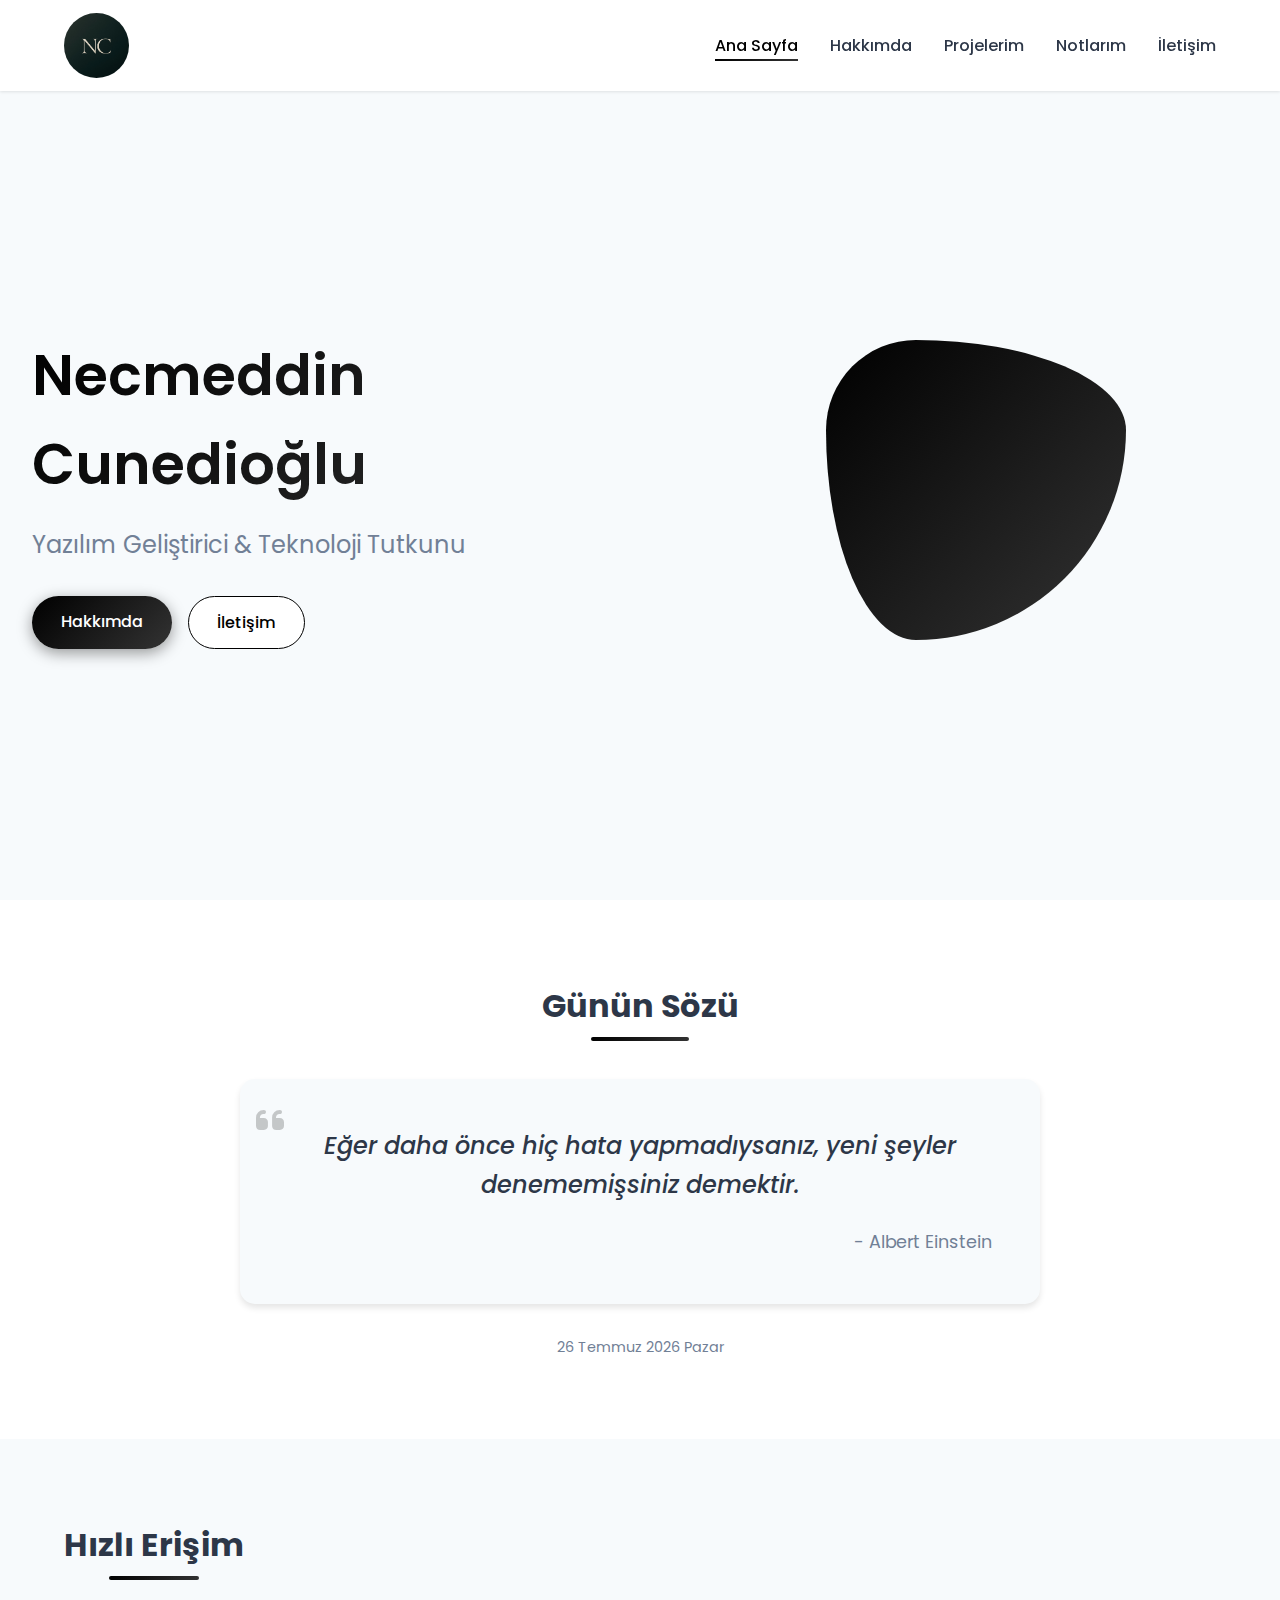
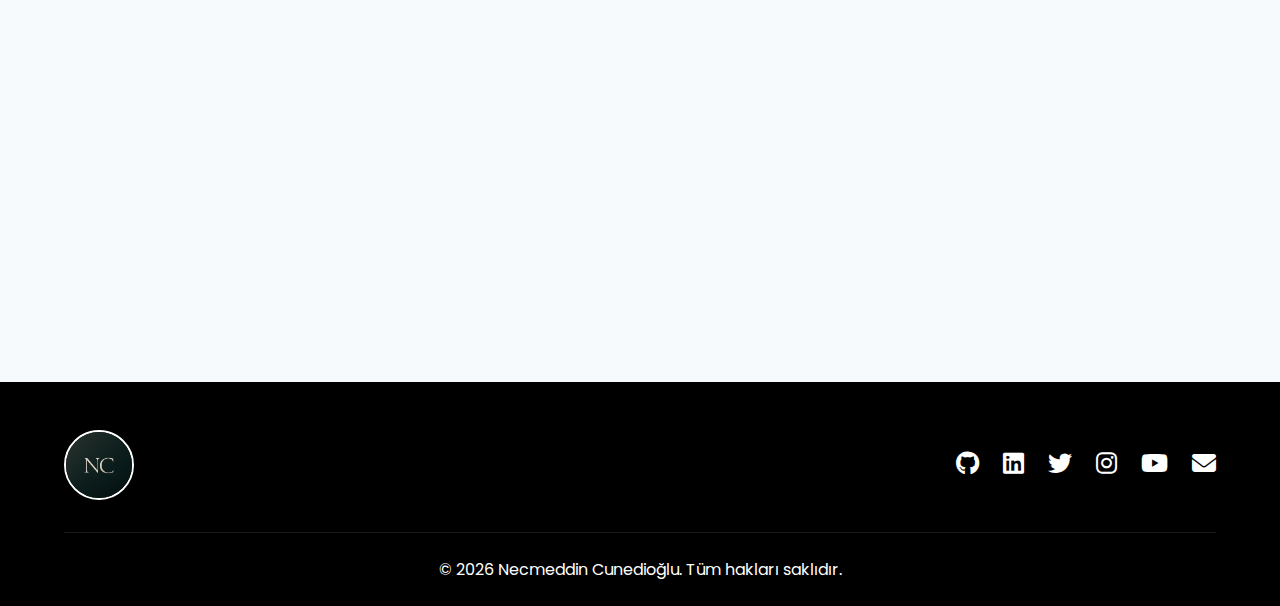
<file: index.html>
<!DOCTYPE html>
<html lang="tr">
<head>
    <meta charset="UTF-8">
    <meta name="viewport" content="width=device-width, initial-scale=1.0">
    <title>Necmeddin Cunedioğlu | Ana Sayfa</title>
    <link rel="stylesheet" href="css/style.css">
    <link rel="stylesheet" href="https://cdnjs.cloudflare.com/ajax/libs/font-awesome/6.4.0/css/all.min.css">
    <link rel="preconnect" href="https://fonts.googleapis.com">
    <link rel="preconnect" href="https://fonts.gstatic.com" crossorigin>
    <link href="https://fonts.googleapis.com/css2?family=Poppins:wght@300;400;500;600;700&display=swap" rel="stylesheet">
</head>
<body>
    <div class="page-container">
        <!-- Navigation -->
        <nav class="navbar">
            <div class="navbar-container">
                <div class="logo"><img src="NCLogo.jpeg" alt="NC Logo"></div>
                <div class="menu-toggle">
                    <div class="bar"></div>
                    <div class="bar"></div>
                    <div class="bar"></div>
                </div>
                <ul class="nav-menu">
                    <li class="nav-item active"><a href="index.html">Ana Sayfa</a></li>
                    <li class="nav-item"><a href="hakkimda.html">Hakkımda</a></li>
                    <li class="nav-item"><a href="projelerim.html">Projelerim</a></li>
                    <li class="nav-item"><a href="notlarim.html">Notlarım</a></li>
                    <li class="nav-item"><a href="iletisim.html">İletişim</a></li>
                </ul>
            </div>
        </nav>

        <!-- Hero Section -->
        <section class="hero">
            <div class="hero-content">
                <h1>Necmeddin Cunedioğlu</h1>
                <p class="subtitle">Yazılım Geliştirici & Teknoloji Tutkunu</p>
                <div class="cta-buttons">
                    <a href="hakkimda.html" class="btn primary-btn">Hakkımda</a>
                    <a href="iletisim.html" class="btn secondary-btn">İletişim</a>
                </div>
            </div>
            <div class="hero-image">
                <div class="shape"></div>
            </div>
        </section>

        <!-- Daily Quote Section -->
        <section class="quote-section">
            <div class="container">
                <h2>Günün Sözü</h2>
                <div class="quote-container">
                    <div class="quote-icon"><i class="fas fa-quote-left"></i></div>
                    <blockquote id="daily-quote">
                        Yükleniyor...
                    </blockquote>
                    <div class="quote-author" id="quote-author">- Yükleniyor...</div>
                </div>
                <div class="quote-date">
                    <span id="current-date">Bugün</span>
                </div>
            </div>
        </section>

        <!-- Quick Links Section -->
        <section class="quick-links">
            <div class="container">
                <h2>Hızlı Erişim</h2>
                <div class="links-grid">
                    <a href="hakkimda.html" class="link-card">
                        <div class="card-icon"><i class="fas fa-user"></i></div>
                        <h3>Hakkımda</h3>
                        <p>Deneyimlerim ve yeteneklerim hakkında bilgi edinin.</p>
                    </a>
                    <a href="projelerim.html" class="link-card">
                        <div class="card-icon"><i class="fas fa-code"></i></div>
                        <h3>Projelerim</h3>
                        <p>Geliştirdiğim projeleri keşfedin.</p>
                    </a>
                    <a href="notlarim.html" class="link-card">
                        <div class="card-icon"><i class="fas fa-book"></i></div>
                        <h3>Notlarım</h3>
                        <p>Teknik yazılarım ve öğrenimlerim.</p>
                    </a>
                    <a href="iletisim.html" class="link-card">
                        <div class="card-icon"><i class="fas fa-envelope"></i></div>
                        <h3>İletişim</h3>
                        <p>Benimle iletişime geçin.</p>
                    </a>
                </div>
            </div>
        </section>

        <!-- Footer -->
        <footer>
            <div class="container">
                <div class="footer-content">
                    <div class="footer-logo"><img src="NCLogo.jpeg" alt="NC Logo"></div>
                    <div class="social-links">
                        <a href="https://github.com/necmeddinn" target="_blank"><i class="fab fa-github"></i></a>
                        <a href="https://www.linkedin.com/in/necmeddincunedioglu/" target="_blank"><i class="fab fa-linkedin"></i></a>
                        <a href="https://x.com/necmeddin_1?s=21" target="_blank"><i class="fab fa-twitter"></i></a>
                        <a href="https://www.instagram.com/necmeddin_1?igsh=MTdobDNxcmhlMzJ6dg==" target="_blank"><i class="fab fa-instagram"></i></a>
                        <a href="https://www.youtube.com/@necmeddin_1" target="_blank"><i class="fab fa-youtube"></i></a>
                        <a href="mailto:necmeddincunedioglu@gmail.com"><i class="fas fa-envelope"></i></a>
                    </div>
                </div>
                <div class="footer-bottom">
                    <p>&copy; <span id="current-year">2023</span> Necmeddin Cunedioğlu. Tüm hakları saklıdır.</p>
                </div>
            </div>
        </footer>
    </div>

    <script src="js/script.js"></script>
    <script src="js/quotes.js"></script>
</body>
</html>
</file>
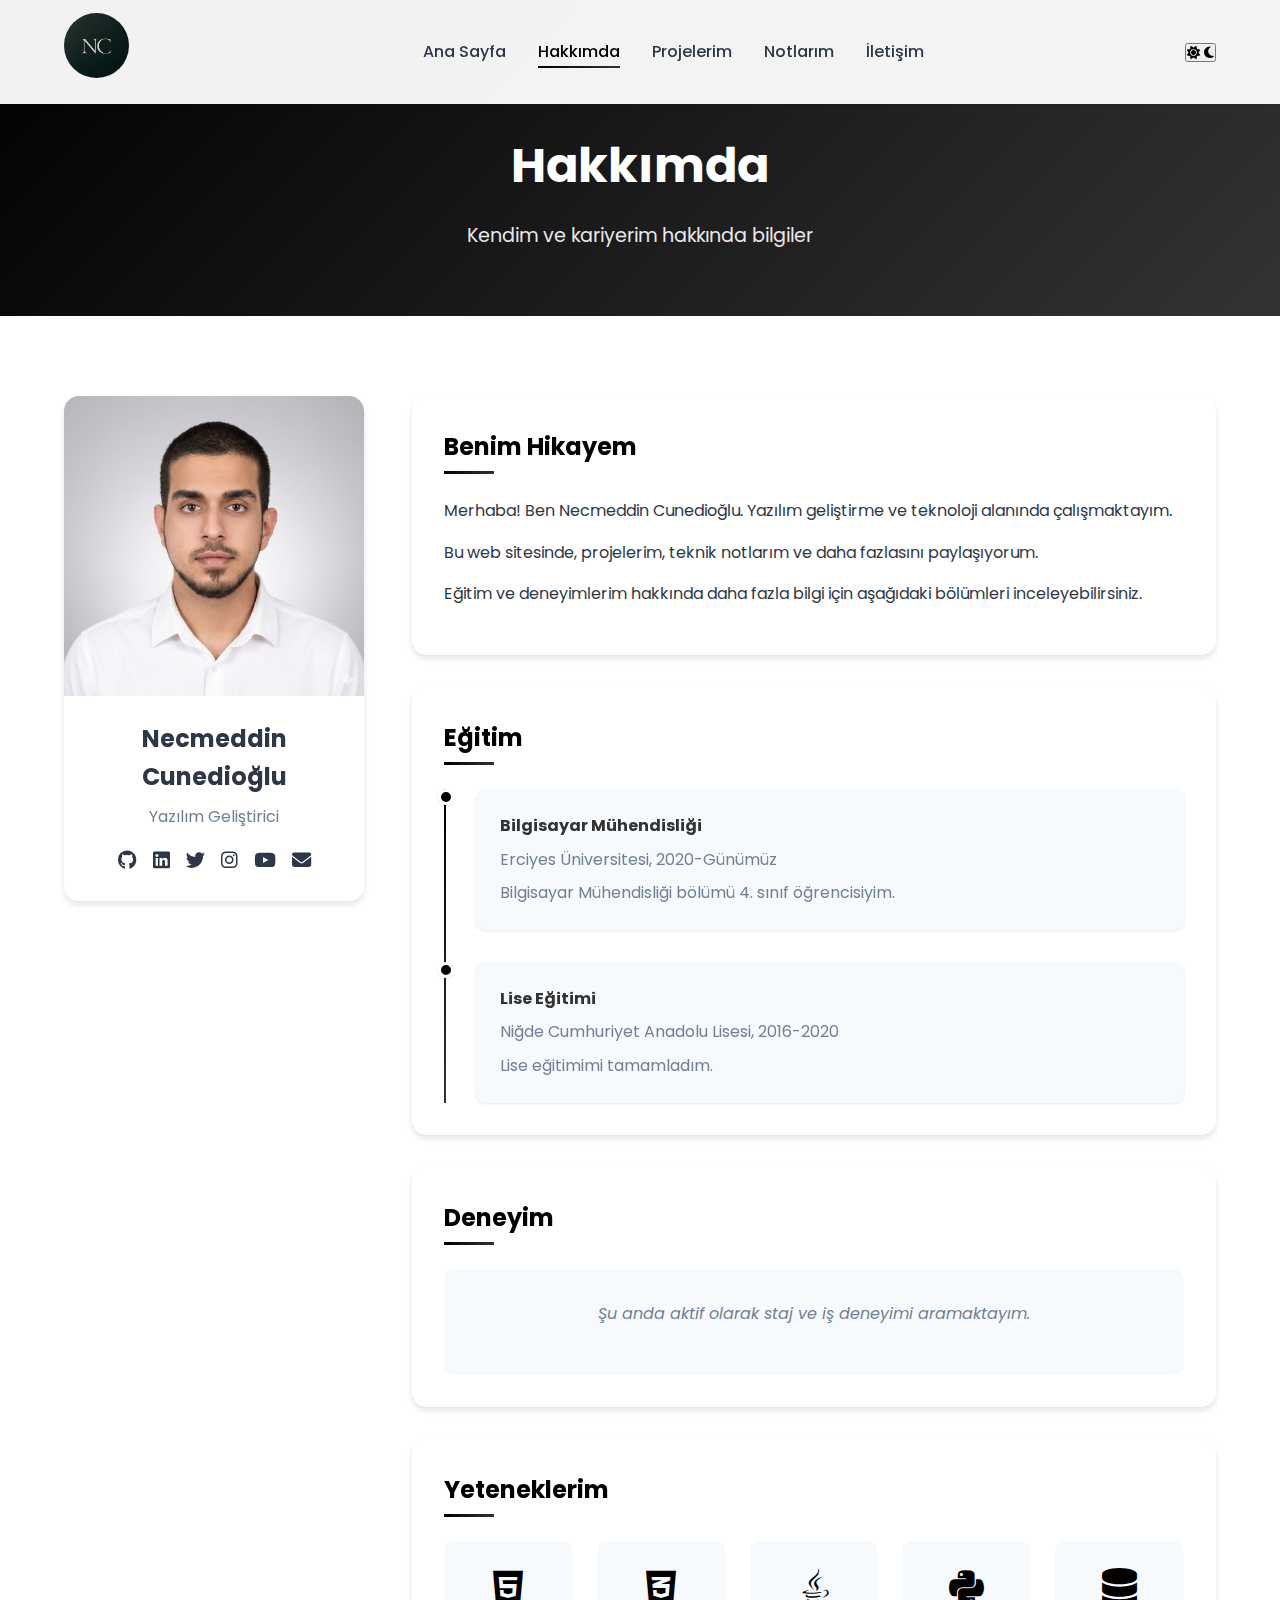
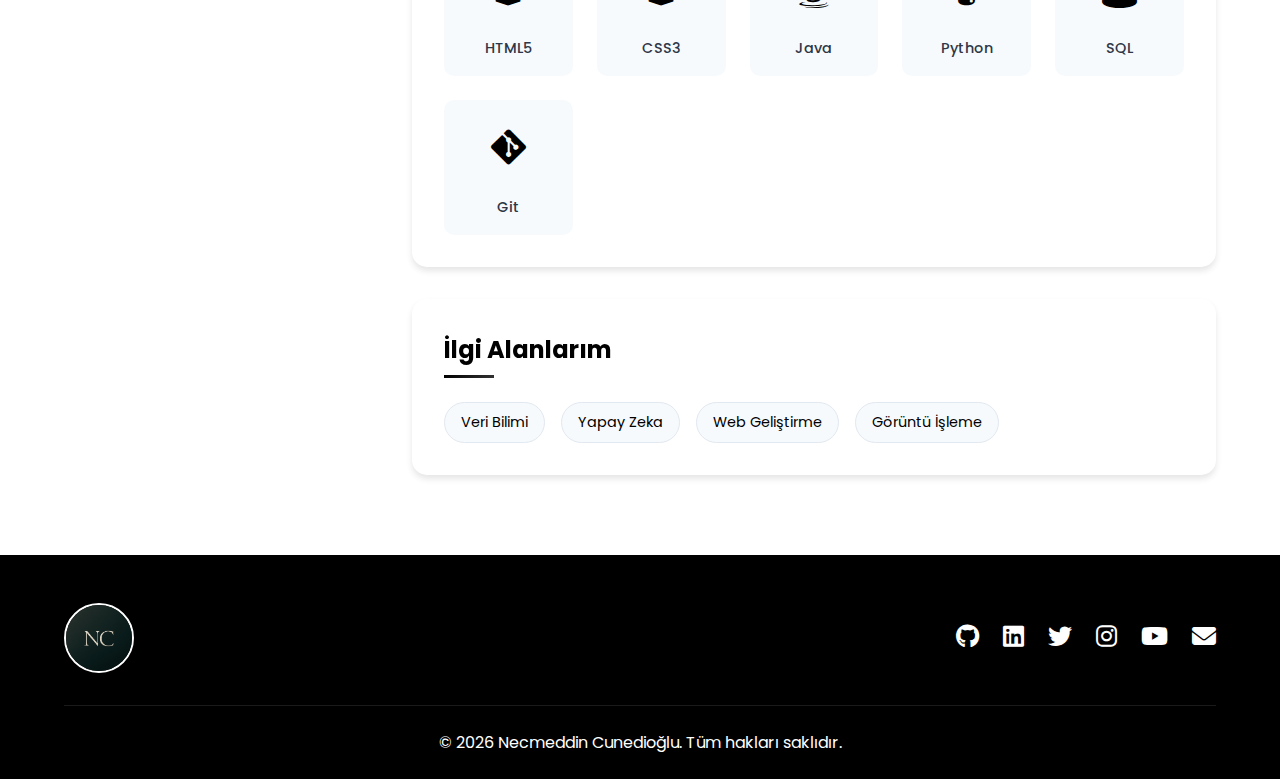
<file: hakkimda.html>
<!DOCTYPE html>
<html lang="tr">
<head>
<!-- Google tag (gtag.js) -->
<script async src="https://www.googletagmanager.com/gtag/js?id=G-QRSGNV3GF5"></script>
<script>
  window.dataLayer = window.dataLayer || [];
  function gtag(){dataLayer.push(arguments);}
  gtag('js', new Date());
  gtag('config', 'G-QRSGNV3GF5');
</script>
    <meta charset="UTF-8">
    <meta name="viewport" content="width=device-width, initial-scale=1.0">
    <title>Necmeddin Cunedioğlu | Hakkımda</title>
    <link rel="stylesheet" href="css/style.css">
    <link rel="stylesheet" href="css/hakkimda.css">
    <link rel="stylesheet" href="https://cdnjs.cloudflare.com/ajax/libs/font-awesome/6.4.0/css/all.min.css">
    <link rel="preconnect" href="https://fonts.googleapis.com">
    <link rel="preconnect" href="https://fonts.gstatic.com" crossorigin>
    <link href="https://fonts.googleapis.com/css2?family=Poppins:wght@300;400;500;600;700&display=swap" rel="stylesheet">
</head>
<body>
    <div class="page-container">
        <!-- Navigation -->
        <nav class="navbar">
            <div class="navbar-container">
                <div class="logo"><a href="index.html"><img src="NCLogo.jpeg" alt="NC Logo"></a></div>
                <div class="menu-toggle">
                    <div class="bar"></div>
                    <div class="bar"></div>
                    <div class="bar"></div>
                </div>
                <ul class="nav-menu">
                    <li class="nav-item"><a href="index.html">Ana Sayfa</a></li>
                    <li class="nav-item active"><a href="hakkimda.html">Hakkımda</a></li>
                    <li class="nav-item"><a href="projelerim.html">Projelerim</a></li>
                    <li class="nav-item"><a href="notlarim.html">Notlarım</a></li>
                    <li class="nav-item"><a href="iletisim.html">İletişim</a></li>
                </ul>
                <div class="theme-toggle">
                    <button id="theme-toggle-btn" aria-label="Tema değiştir">
                        <i class="fas fa-sun"></i>
                        <i class="fas fa-moon"></i>
                    </button>
                </div>
            </div>
        </nav>

        <!-- Page Header -->
        <header class="page-header">
            <div class="container">
                <h1>Hakkımda</h1>
                <p>Kendim ve kariyerim hakkında bilgiler</p>
            </div>
        </header>

        <!-- About Content -->
        <section class="about-section">
            <div class="container">
                <div class="about-grid">
                    <div class="profile-card">
                        <div class="profile-image">
                            <img src="NewProfilPhoto.png" alt="Necmeddin Cunedioğlu">
                        </div>
                        <div class="profile-info">
                            <h2>Necmeddin Cunedioğlu</h2>
                            <p class="profile-title">Yazılım Geliştirici</p>
                            <div class="profile-social">
                                <a href="https://github.com/necmeddinn" target="_blank"><i class="fab fa-github"></i></a>
                                <a href="https://www.linkedin.com/in/necmeddincunedioglu/" target="_blank"><i class="fab fa-linkedin"></i></a>
                                <a href="https://x.com/necmeddin_1?s=21" target="_blank"><i class="fab fa-twitter"></i></a>
                                <a href="https://www.instagram.com/necmeddin_1?igsh=MTdobDNxcmhlMzJ6dg==" target="_blank"><i class="fab fa-instagram"></i></a>
                                <a href="https://www.youtube.com/@necmeddin_1" target="_blank"><i class="fab fa-youtube"></i></a>
                                <a href="mailto:necmeddincunedioglu@gmail.com"><i class="fas fa-envelope"></i></a>
                            </div>
                        </div>
                    </div>
                    
                    <div class="about-content">
                        <div class="about-card">
                            <h3>Benim Hikayem</h3>
                            <p>Merhaba! Ben Necmeddin Cunedioğlu. Yazılım geliştirme ve teknoloji alanında çalışmaktayım.</p>
                            <p>Bu web sitesinde, projelerim, teknik notlarım ve daha fazlasını paylaşıyorum.</p>
                            <p>Eğitim ve deneyimlerim hakkında daha fazla bilgi için aşağıdaki bölümleri inceleyebilirsiniz.</p>
                        </div>
                        
                        <div class="about-card">
                            <h3>Eğitim</h3>
                            <div class="timeline">
                                <div class="timeline-item">
                                    <div class="timeline-dot"></div>
                                    <div class="timeline-content">
                                        <h4>Bilgisayar Mühendisliği</h4>
                                        <p>Erciyes Üniversitesi, 2020-Günümüz</p>
                                        <p>Bilgisayar Mühendisliği bölümü 4. sınıf öğrencisiyim.</p>
                                    </div>
                                </div>
                                <div class="timeline-item">
                                    <div class="timeline-dot"></div>
                                    <div class="timeline-content">
                                        <h4>Lise Eğitimi</h4>
                                        <p>Niğde Cumhuriyet Anadolu Lisesi, 2016-2020</p>
                                        <p>Lise eğitimimi tamamladım.</p>
                                    </div>
                                </div>
                            </div>
                        </div>
                        
                        <div class="about-card">
                            <h3>Deneyim</h3>
                            <div class="empty-experience">
                                <p>Şu anda aktif olarak staj ve iş deneyimi aramaktayım.</p>
                            </div>
                        </div>
                        
                        <div class="about-card">
                            <h3>Yeteneklerim</h3>
                            <div class="skills-grid">
                                <div class="skill-item">
                                    <div class="skill-icon"><i class="fab fa-html5"></i></div>
                                    <h4>HTML5</h4>
                                </div>
                                <div class="skill-item">
                                    <div class="skill-icon"><i class="fab fa-css3-alt"></i></div>
                                    <h4>CSS3</h4>
                                </div>
                                <div class="skill-item">
                                    <div class="skill-icon"><i class="fab fa-java"></i></div>
                                    <h4>Java</h4>
                                </div>
                                <div class="skill-item">
                                    <div class="skill-icon"><i class="fab fa-python"></i></div>
                                    <h4>Python</h4>
                                </div>
                                <div class="skill-item">
                                    <div class="skill-icon"><i class="fas fa-database"></i></div>
                                    <h4>SQL</h4>
                                </div>
                                <div class="skill-item">
                                    <div class="skill-icon"><i class="fab fa-git-alt"></i></div>
                                    <h4>Git</h4>
                                </div>
                            </div>
                        </div>
                        
                        <div class="about-card">
                            <h3>İlgi Alanlarım</h3>
                            <div class="interests">
                                <span class="interest-tag">Veri Bilimi</span>
                                <span class="interest-tag">Yapay Zeka</span>
                                <span class="interest-tag">Web Geliştirme</span>
                                <span class="interest-tag">Görüntü İşleme</span>
                            </div>
                        </div>
                    </div>
                </div>
            </div>
        </section>

        <!-- Footer -->
        <footer>
            <div class="container">
                <div class="footer-content">
                    <div class="footer-logo"><img src="NCLogo.jpeg" alt="NC Logo"></div>
                    <div class="social-links">
                        <a href="https://github.com/necmeddinn" target="_blank"><i class="fab fa-github"></i></a>
                        <a href="https://www.linkedin.com/in/necmeddincunedioglu/" target="_blank"><i class="fab fa-linkedin"></i></a>
                        <a href="https://x.com/necmeddin_1?s=21" target="_blank"><i class="fab fa-twitter"></i></a>
                        <a href="https://www.instagram.com/necmeddin_1?igsh=MTdobDNxcmhlMzJ6dg==" target="_blank"><i class="fab fa-instagram"></i></a>
                        <a href="https://www.youtube.com/@necmeddin_1" target="_blank"><i class="fab fa-youtube"></i></a>
                        <a href="mailto:necmeddincunedioglu@gmail.com"><i class="fas fa-envelope"></i></a>
                    </div>
                </div>
                <div class="footer-bottom">
                    <p>&copy; <span id="current-year">2023</span> Necmeddin Cunedioğlu. Tüm hakları saklıdır.</p>
                </div>
            </div>
        </footer>
    </div>

    <script src="js/script.js"></script>
    <script src="js/theme.js"></script>
</body>
</html>
</file>
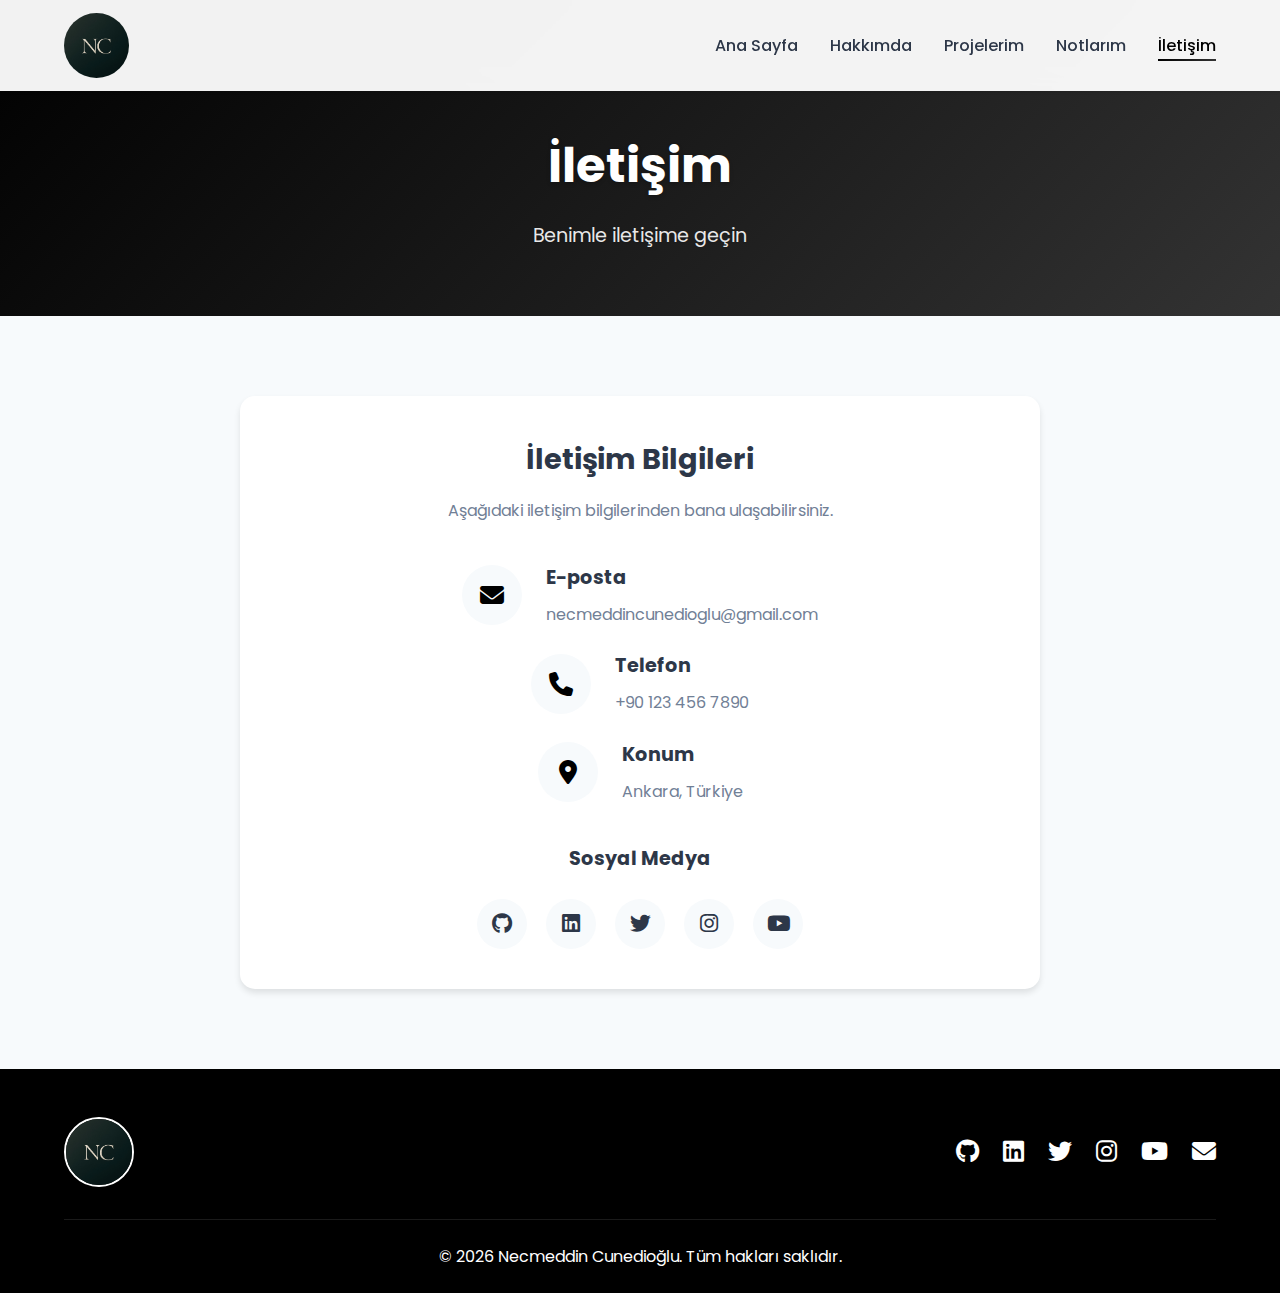
<file: iletisim.html>
<!DOCTYPE html>
<html lang="tr">
<head>
    <meta charset="UTF-8">
    <meta name="viewport" content="width=device-width, initial-scale=1.0">
    <title>Necmeddin Cünedioğlu | İletişim</title>
    <link rel="stylesheet" href="css/style.css">
    <link rel="stylesheet" href="css/iletisim.css">
    <link rel="stylesheet" href="https://cdnjs.cloudflare.com/ajax/libs/font-awesome/6.4.0/css/all.min.css">
    <link rel="preconnect" href="https://fonts.googleapis.com">
    <link rel="preconnect" href="https://fonts.gstatic.com" crossorigin>
    <link href="https://fonts.googleapis.com/css2?family=Poppins:wght@300;400;500;600;700&display=swap" rel="stylesheet">
</head>
<body>
    <div class="page-container">
        <!-- Navigation -->
        <nav class="navbar">
            <div class="navbar-container">
                <div class="logo"><img src="NCLogo.jpeg" alt="NC Logo"></div>
                <div class="menu-toggle">
                    <div class="bar"></div>
                    <div class="bar"></div>
                    <div class="bar"></div>
                </div>
                <ul class="nav-menu">
                    <li class="nav-item"><a href="index.html">Ana Sayfa</a></li>
                    <li class="nav-item"><a href="hakkimda.html">Hakkımda</a></li>
                    <li class="nav-item"><a href="projelerim.html">Projelerim</a></li>
                    <li class="nav-item"><a href="notlarim.html">Notlarım</a></li>
                    <li class="nav-item active"><a href="iletisim.html">İletişim</a></li>
                </ul>
            </div>
        </nav>

        <!-- Page Header -->
        <header class="page-header">
            <div class="container">
                <h1>İletişim</h1>
                <p>Benimle iletişime geçin</p>
            </div>
        </header>

        <!-- Contact Section -->
        <section class="contact-section">
            <div class="container">
                <div class="contact-info-centered">
                    <h2>İletişim Bilgileri</h2>
                    <p>Aşağıdaki iletişim bilgilerinden bana ulaşabilirsiniz.</p>
                    
                    <div class="info-items">
                        <div class="info-item">
                            <div class="info-icon">
                                <i class="fas fa-envelope"></i>
                            </div>
                            <div class="info-content">
                                <h3>E-posta</h3>
                                <p><a href="mailto:necmeddincunedioglu@gmail.com">necmeddincunedioglu@gmail.com</a></p>
                            </div>
                        </div>
                        
                        <div class="info-item">
                            <div class="info-icon">
                                <i class="fas fa-phone"></i>
                            </div>
                            <div class="info-content">
                                <h3>Telefon</h3>
                                <p><a href="tel:+901234567890">+90 123 456 7890</a></p>
                            </div>
                        </div>
                        
                        <div class="info-item">
                            <div class="info-icon">
                                <i class="fas fa-map-marker-alt"></i>
                            </div>
                            <div class="info-content">
                                <h3>Konum</h3>
                                <p>Ankara, Türkiye</p>
                            </div>
                        </div>
                    </div>
                    
                    <div class="social-connect">
                        <h3>Sosyal Medya</h3>
                        <div class="social-links">
                            <a href="https://github.com/necmeddinn" target="_blank" title="GitHub"><i class="fab fa-github"></i></a>
                            <a href="https://www.linkedin.com/in/necmeddincunedioglu/" target="_blank" title="LinkedIn"><i class="fab fa-linkedin"></i></a>
                            <a href="https://x.com/necmeddin_1?s=21" target="_blank" title="Twitter"><i class="fab fa-twitter"></i></a>
                            <a href="https://www.instagram.com/necmeddin_1?igsh=MTdobDNxcmhlMzJ6dg==" target="_blank" title="Instagram"><i class="fab fa-instagram"></i></a>
                            <a href="https://www.youtube.com/@necmeddin_1" target="_blank" title="YouTube"><i class="fab fa-youtube"></i></a>
                        </div>
                    </div>
                </div>
            </div>
        </section>

        <!-- Footer -->
        <footer>
            <div class="container">
                <div class="footer-content">
                    <div class="footer-logo"><img src="NCLogo.jpeg" alt="NC Logo"></div>
                    <div class="social-links">
                        <a href="https://github.com/necmeddinn" target="_blank"><i class="fab fa-github"></i></a>
                        <a href="https://www.linkedin.com/in/necmeddincunedioglu/" target="_blank"><i class="fab fa-linkedin"></i></a>
                        <a href="https://x.com/necmeddin_1?s=21" target="_blank"><i class="fab fa-twitter"></i></a>
                        <a href="https://www.instagram.com/necmeddin_1?igsh=MTdobDNxcmhlMzJ6dg==" target="_blank"><i class="fab fa-instagram"></i></a>
                        <a href="https://www.youtube.com/@necmeddin_1" target="_blank"><i class="fab fa-youtube"></i></a>
                        <a href="mailto:necmeddincunedioglu@gmail.com"><i class="fas fa-envelope"></i></a>
                    </div>
                </div>
                <div class="footer-bottom">
                    <p>&copy; <span id="current-year">2023</span> Necmeddin Cunedioğlu. Tüm hakları saklıdır.</p>
                </div>
            </div>
        </footer>
    </div>

    <script src="js/script.js"></script>
</body>
</html>
</file>
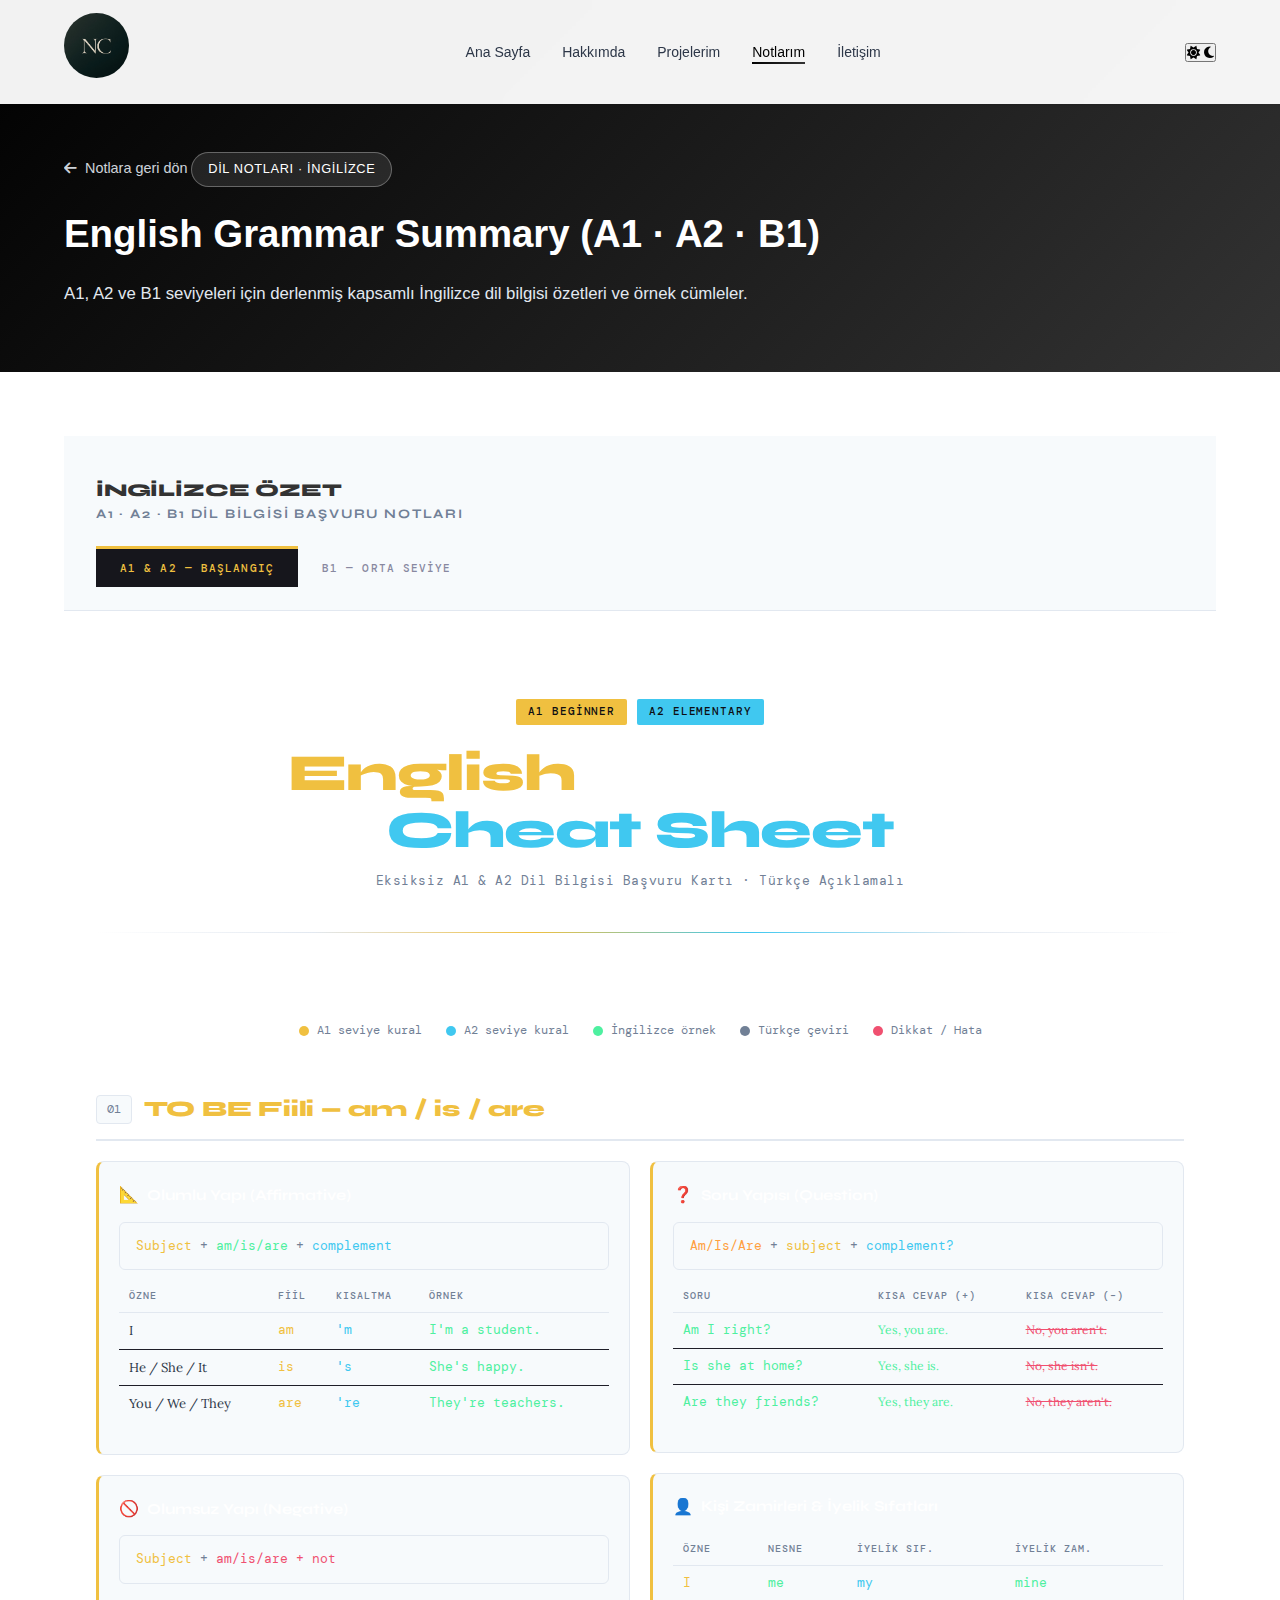
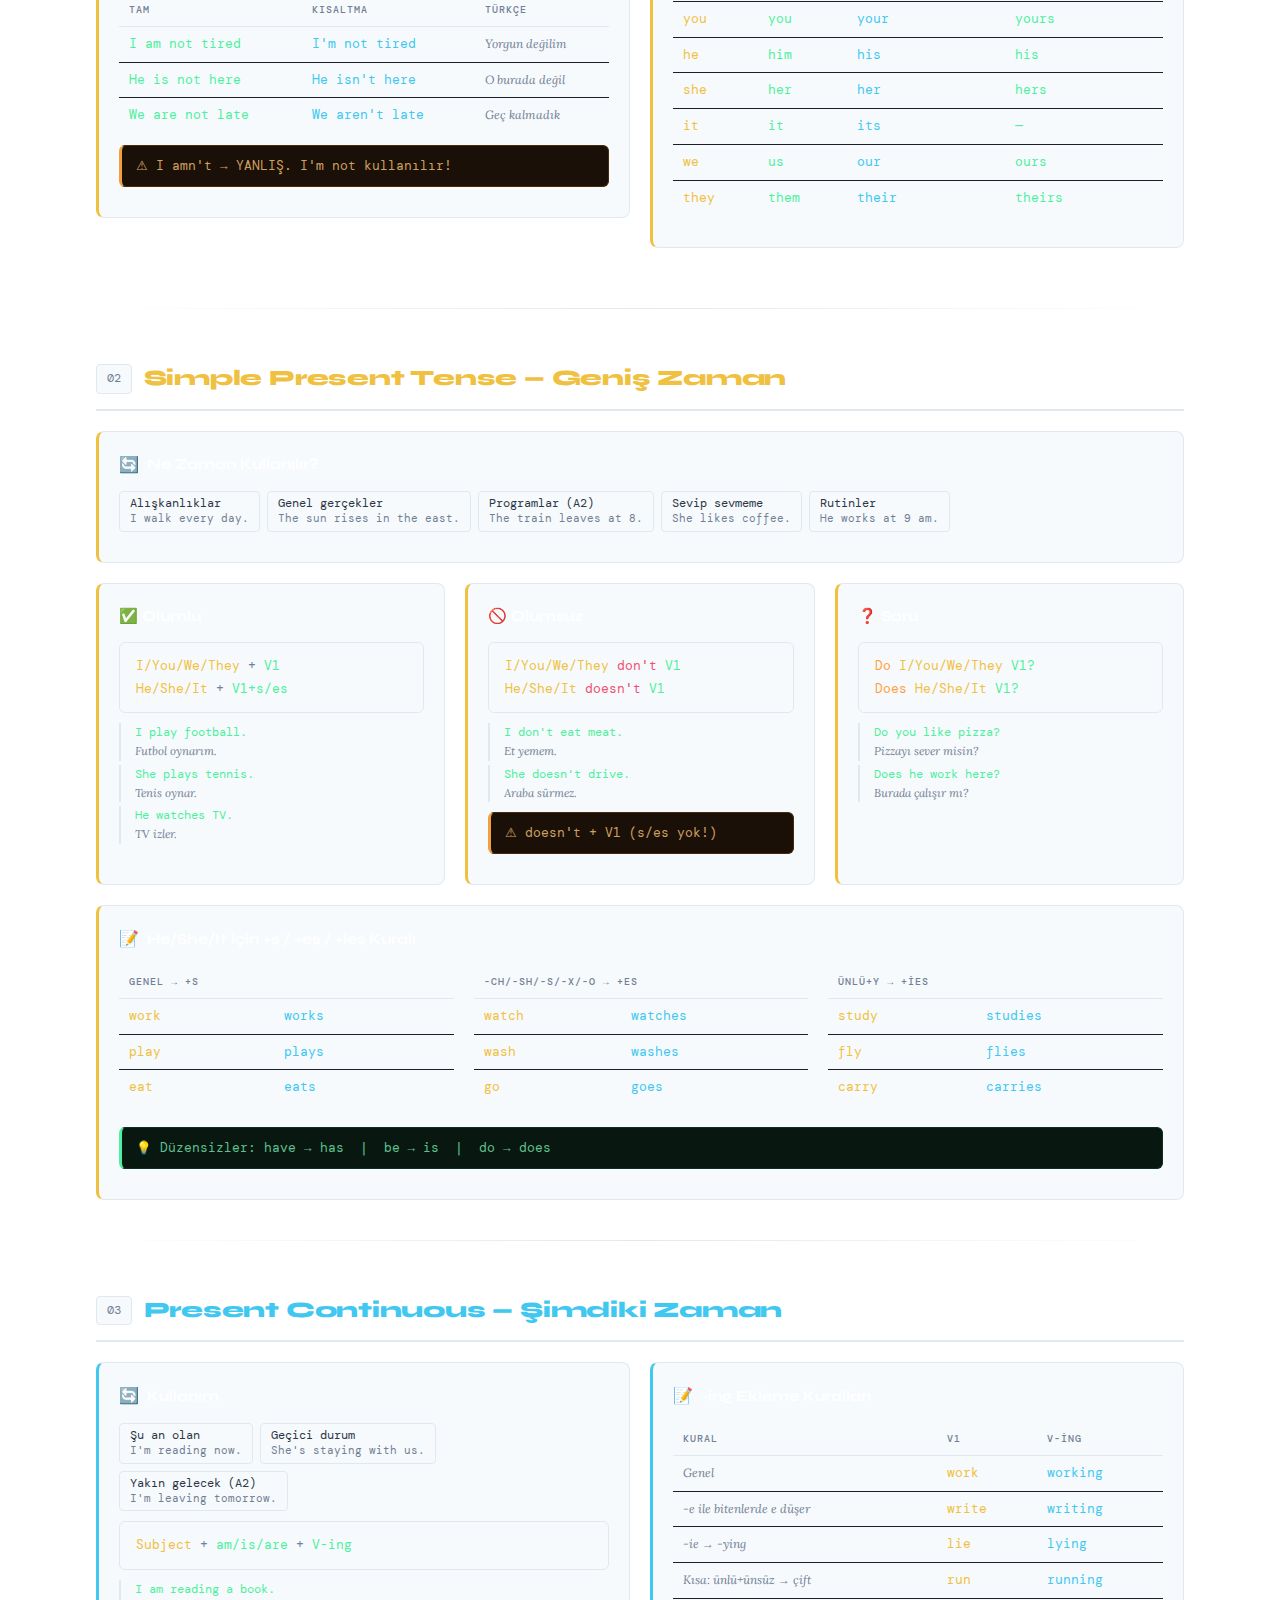
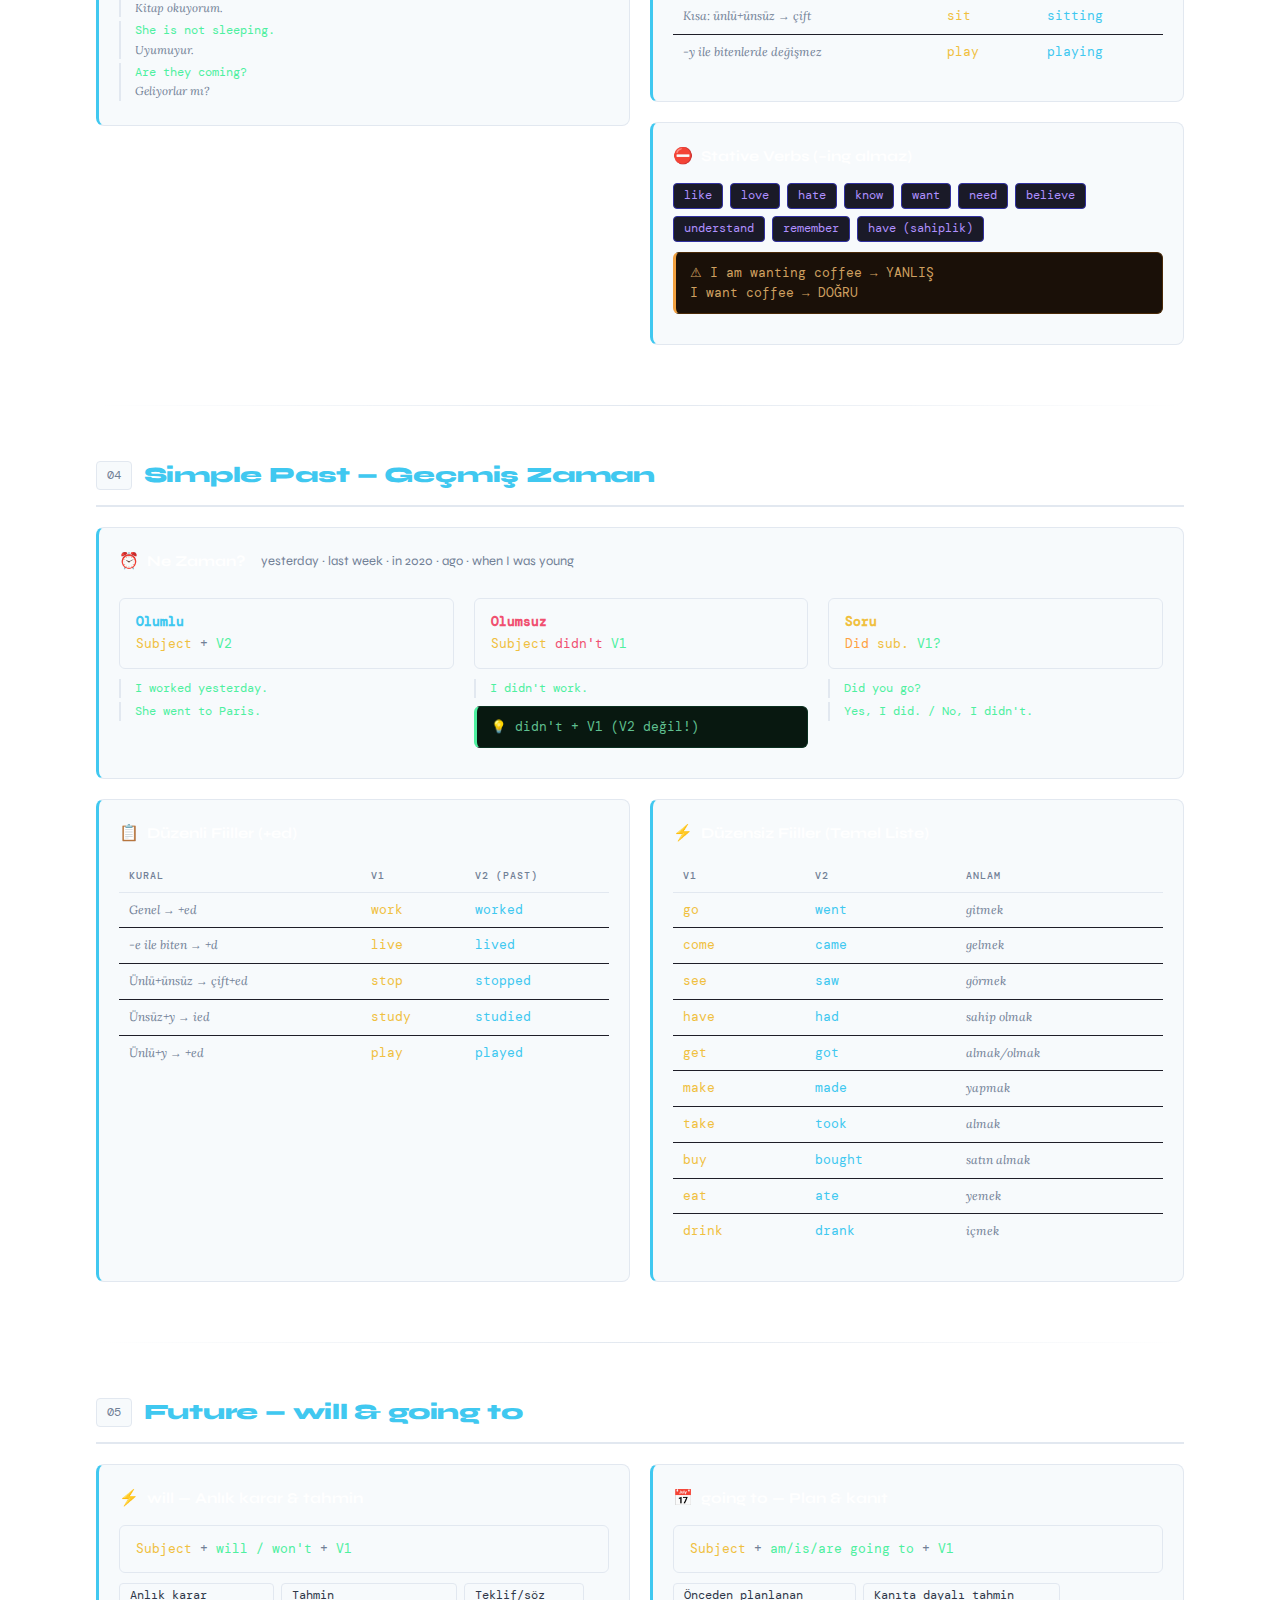
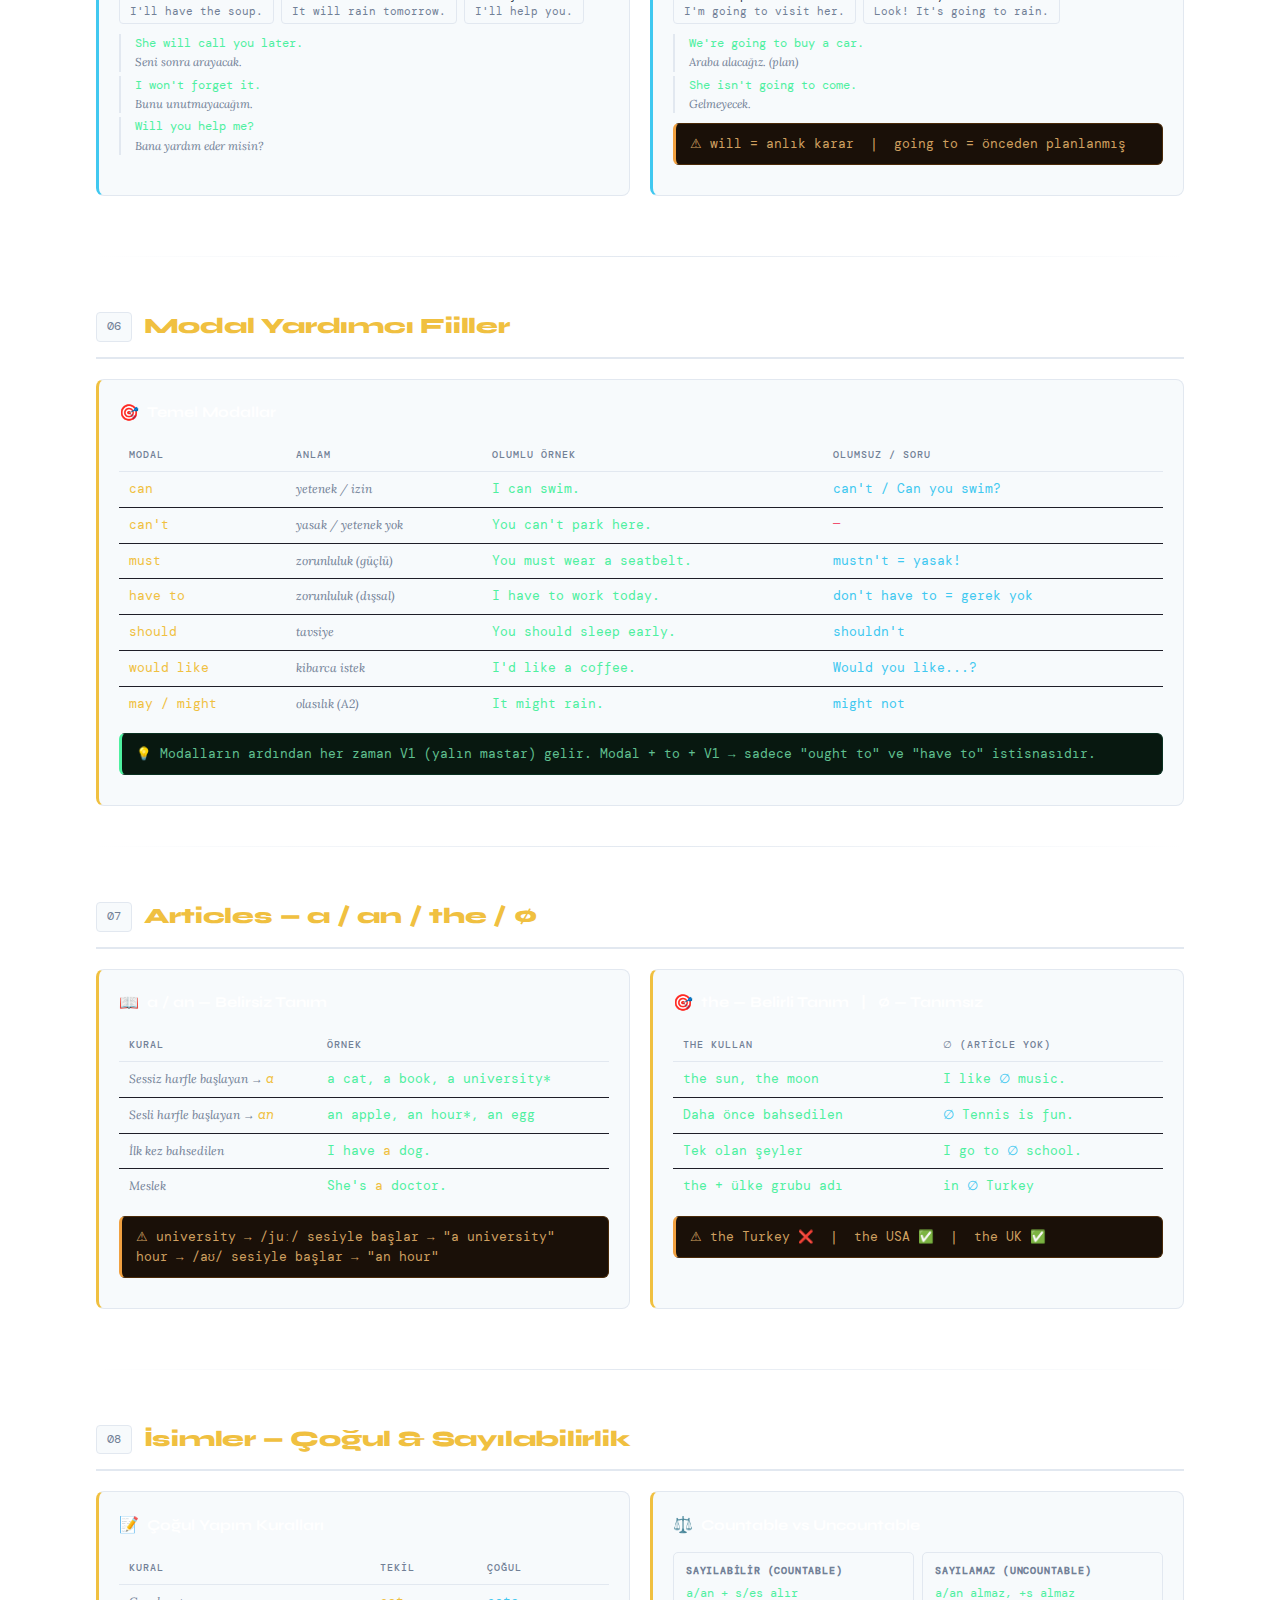
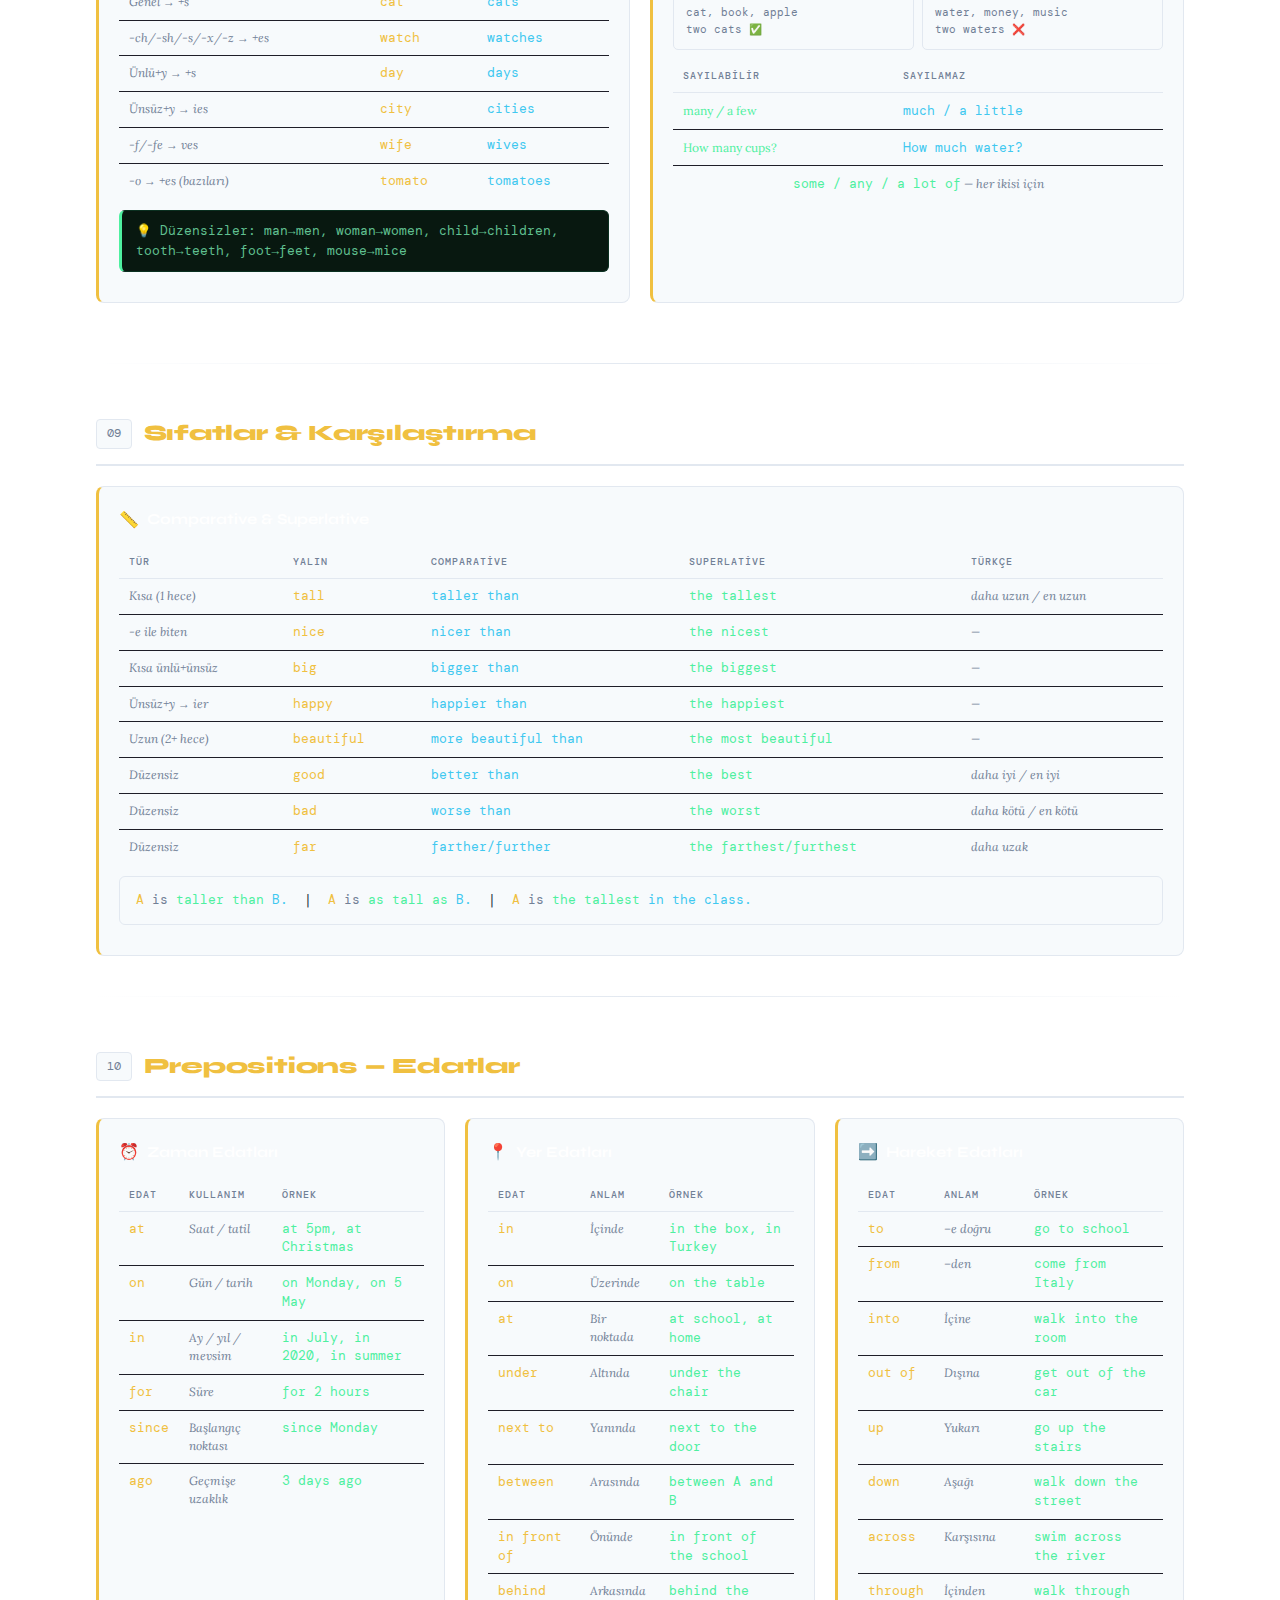
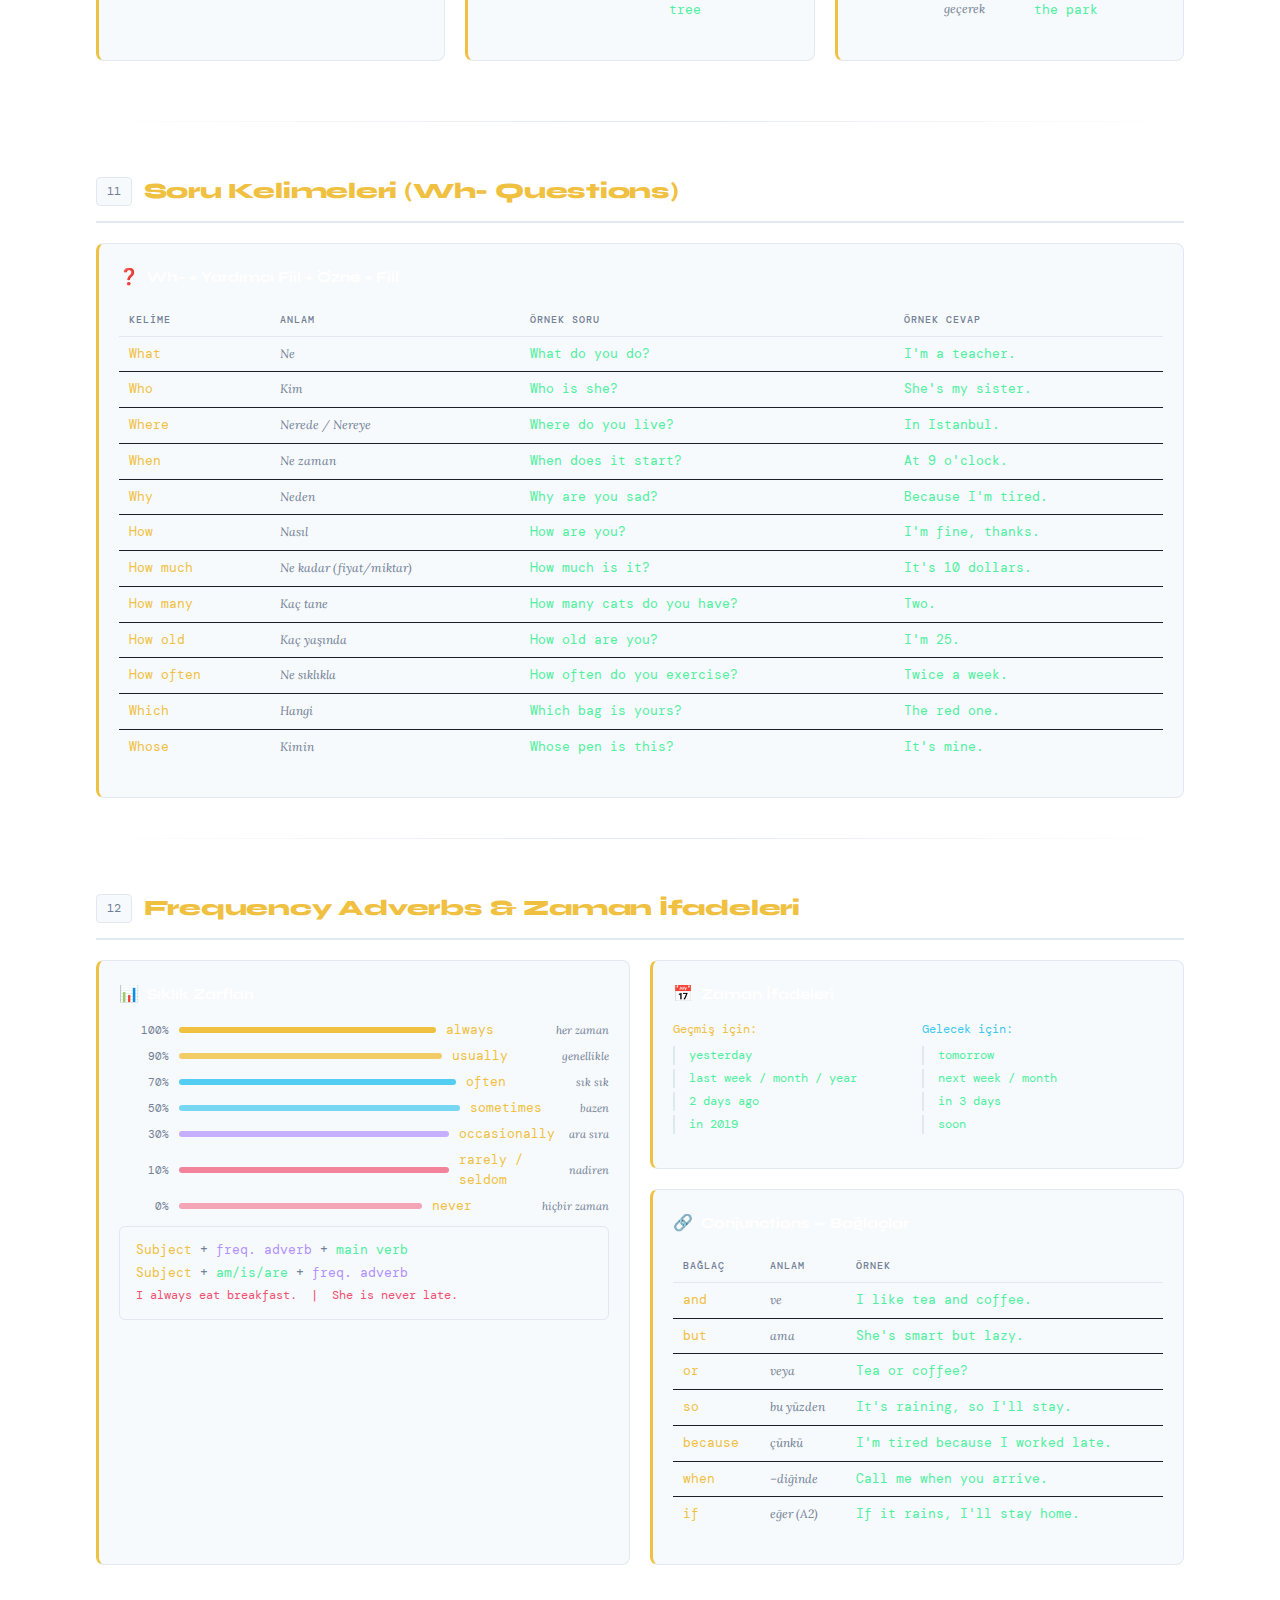
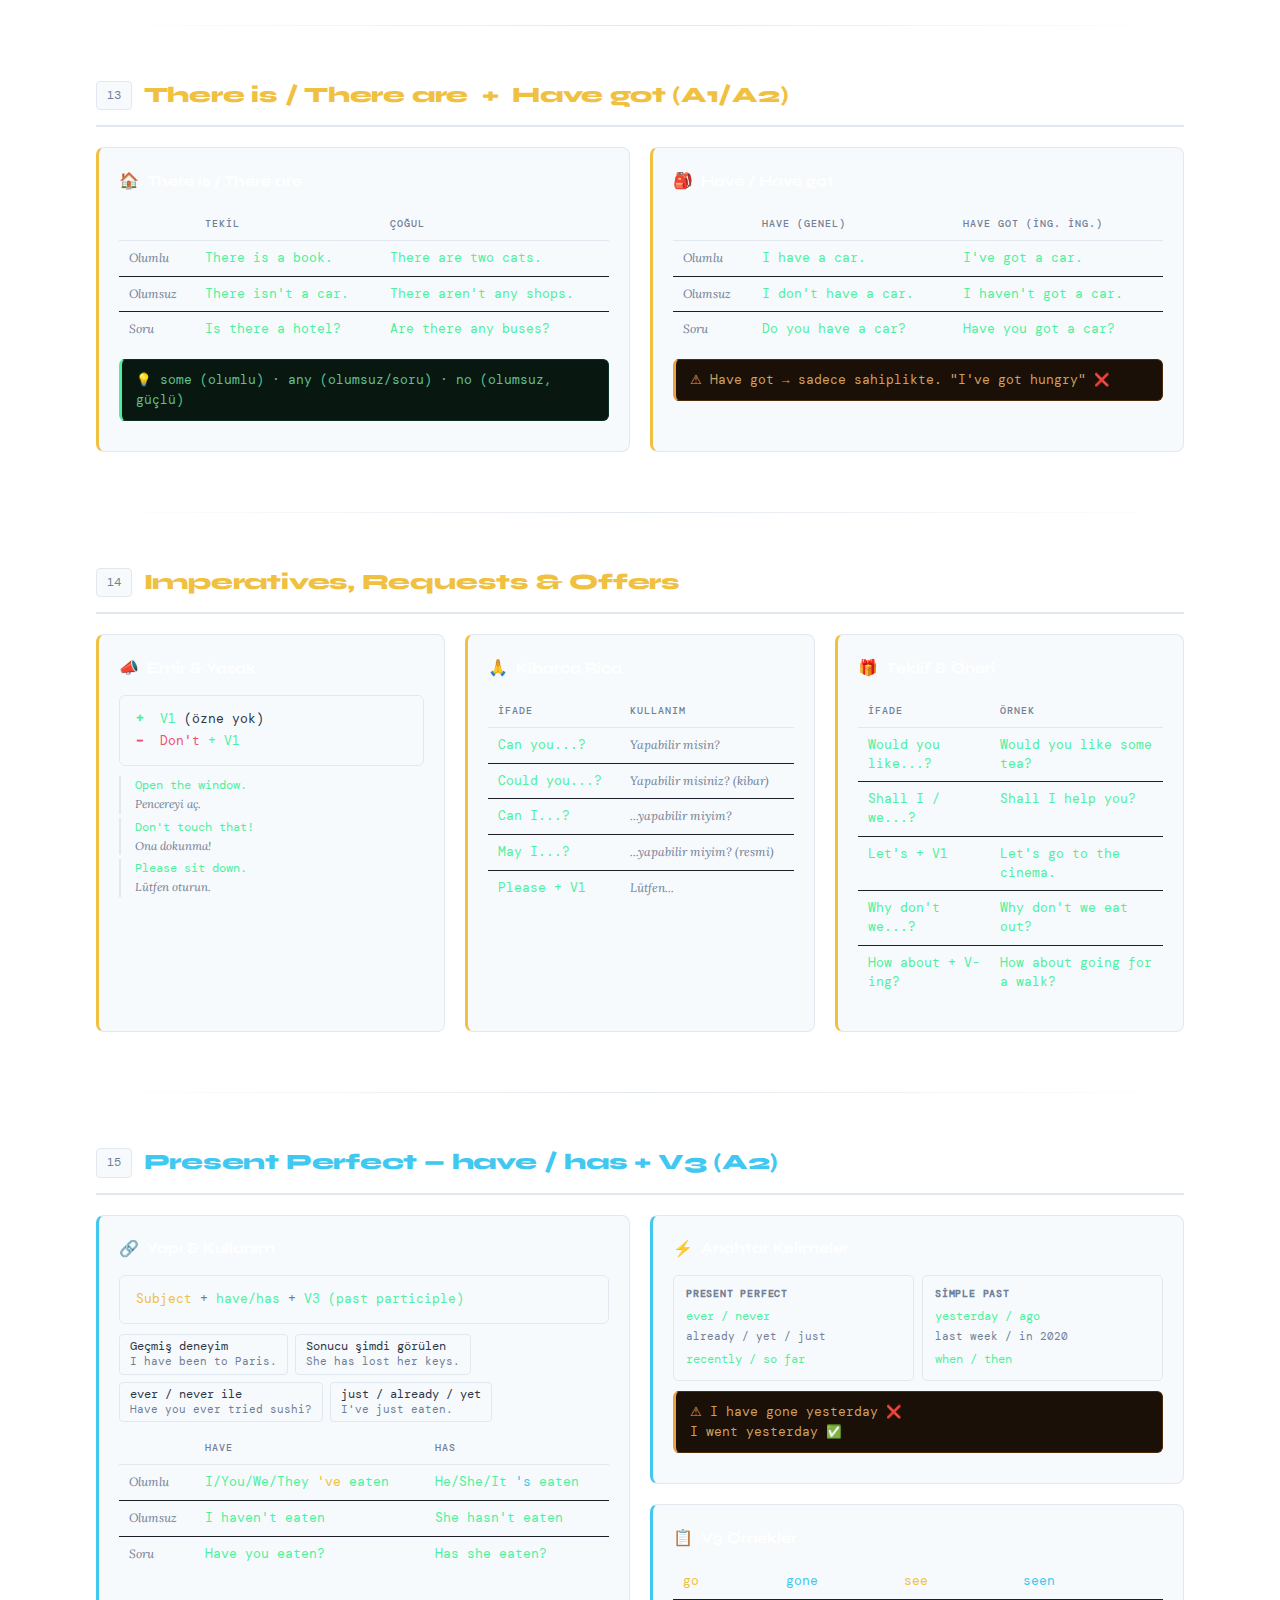
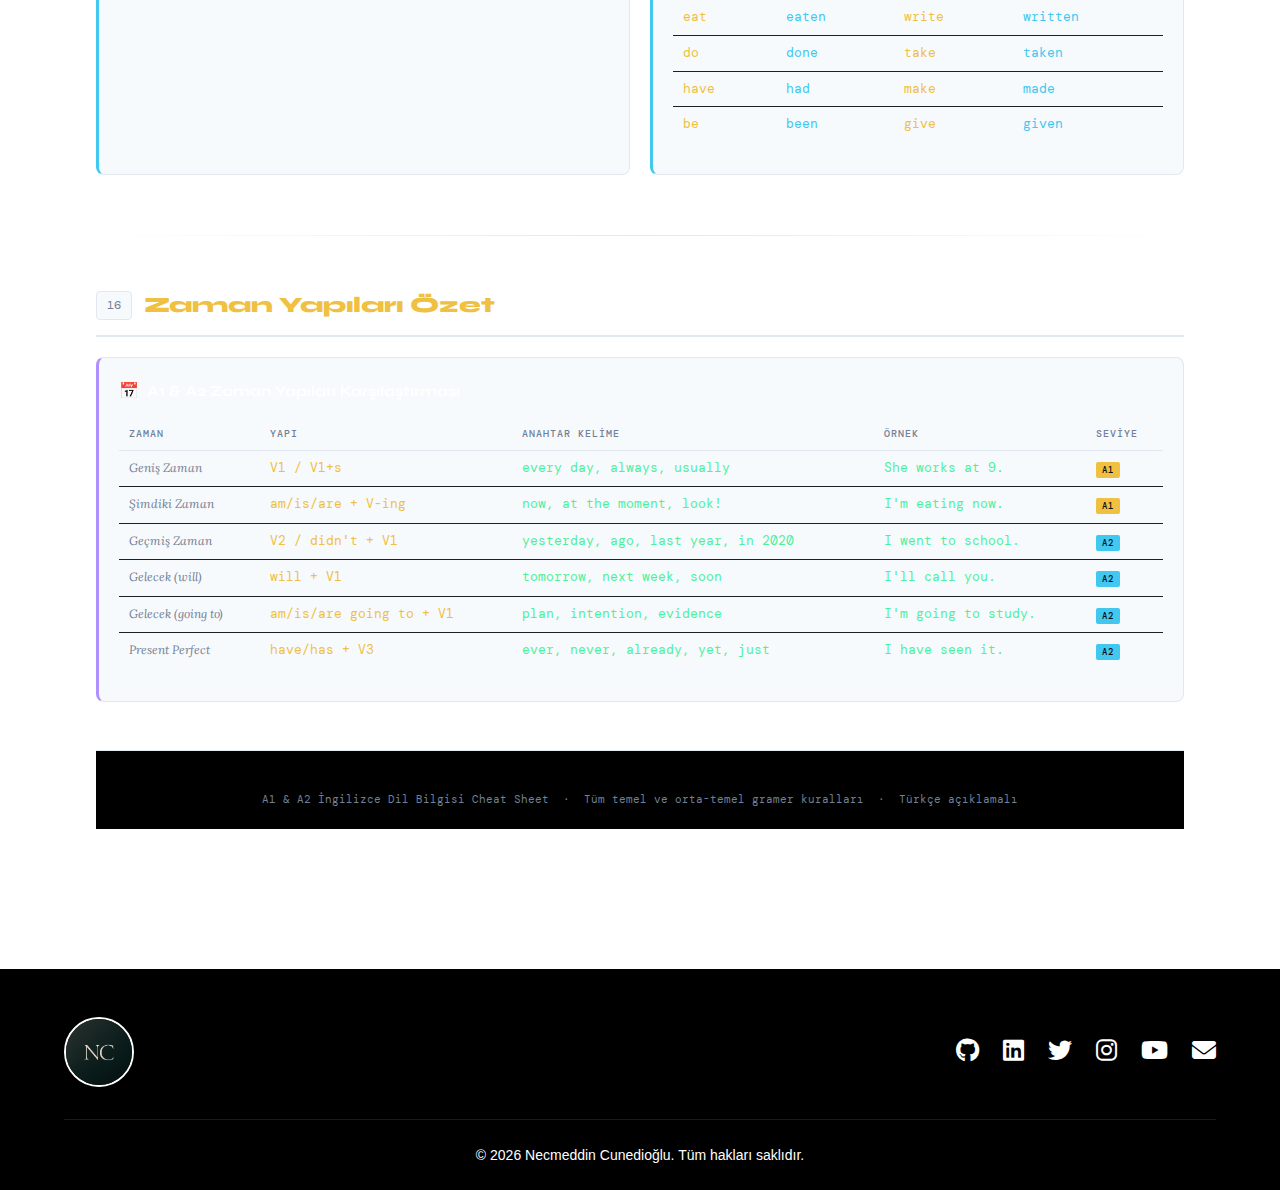
<file: ingilizce-ozet.html>
<!DOCTYPE html>
<html lang="tr">
<head>
<!-- Google tag (gtag.js) -->
<script async src="https://www.googletagmanager.com/gtag/js?id=G-QRSGNV3GF5"></script>
<script>
  window.dataLayer = window.dataLayer || [];
  function gtag(){dataLayer.push(arguments);}
  gtag('js', new Date());
  gtag('config', 'G-QRSGNV3GF5');
</script>
<meta charset="UTF-8">
<meta name="viewport" content="width=device-width, initial-scale=1.0">
<title>İngilizce Özet — A1 · A2 · B1 Dil Bilgisi</title>
<link rel="stylesheet" href="css/style.css">
<link rel="stylesheet" href="css/proje-detay.css">
<link rel="stylesheet" href="https://cdnjs.cloudflare.com/ajax/libs/font-awesome/6.4.0/css/all.min.css">
<link rel="preconnect" href="https://fonts.googleapis.com">
<link rel="preconnect" href="https://fonts.gstatic.com" crossorigin>
<link href="https://fonts.googleapis.com/css2?family=Syne:wght@400;600;700;800&family=DM+Mono:ital,wght@0,400;0,500;1,400&family=Lora:ital,wght@0,400;0,600;1,400&family=Playfair+Display:ital,wght@0,700;0,900;1,700&family=IBM+Plex+Sans:ital,wght@0,300;0,400;0,500;0,600;1,400&family=IBM+Plex+Mono:wght@400;500&display=swap" rel="stylesheet">
<style>

/* ══════════════════════════════════════════════════════
   GLOBAL RESET & TAB NAVIGATION
══════════════════════════════════════════════════════ */
*, *::before, *::after { box-sizing: border-box; margin: 0; padding: 0; }
html { scroll-behavior: smooth; }

body {
  font-size: 14px;
  line-height: 1.6;
  font-family: var(--font-family, 'Poppins', system-ui, -apple-system, BlinkMacSystemFont, sans-serif);
  background-color: var(--bg-color);
  color: var(--text-color);
}

.english-grammar-page {
  padding: 6rem 0 4rem;
  background-color: var(--bg-secondary);
}

.english-header {
  background: var(--bg-secondary);
  border-bottom: 1px solid var(--border-color);
  padding: 2.5rem 2rem 1.5rem;
}

.page-title {
  font-family: 'Syne', sans-serif;
  font-size: 13px;
  font-weight: 700;
  letter-spacing: 0.14em;
  text-transform: uppercase;
  color: var(--light-text);
  margin-bottom: 20px;
}
.page-title strong {
  color: var(--secondary-color);
  font-size: 18px;
  display: block;
  letter-spacing: -0.01em;
}

/* ── TABS ── */
.tab-nav {
  display: flex;
  gap: 0;
  align-items: flex-end;
}

.tab-btn {
  font-family: 'DM Mono', monospace;
  font-size: 11px;
  font-weight: 500;
  letter-spacing: 0.1em;
  text-transform: uppercase;
  padding: 12px 24px;
  border: none;
  border-top: 3px solid transparent;
  background: transparent;
  cursor: pointer;
  transition: all 0.2s;
  color: #8888a0;
  position: relative;
  bottom: -1px;
}

.tab-btn:hover {
  color: #e8e8f0;
  background: #16161c;
}

.tab-btn.active-a1 {
  color: #f0c040;
  border-top-color: #f0c040;
  background: #16161c;
}

.tab-btn.active-a2 {
  color: #40c8f0;
  border-top-color: #40c8f0;
  background: #16161c;
}

.tab-btn.active-b1 {
  color: #C0392B;
  border-top-color: #C0392B;
  background: #F7F4EF;
}

.tab-btn.tab-b1.active-b1 {
  border-top: 3px solid #C0392B;
}

/* ── TAB PANELS ── */
.tab-panel { display: none; }
.tab-panel.active { display: block; }


/* ═══════════════════════════════════════════════════════
   A1 & A2 PANEL STYLES (site theme)
═══════════════════════════════════════════════════════ */
#panel-a1a2 {
  --bg: var(--bg-color);
  --surface: var(--bg-secondary);
  --surface2: var(--bg-secondary);
  --border: var(--border-color);
  --a1: #f0c040;
  --a1-dim: #a07c18;
  --a2: #40c8f0;
  --a2-dim: #1878a0;
  --green: #4ef0a0;
  --rose: #f05070;
  --purple: #b090ff;
  --text: var(--text-color);
  --muted: var(--light-text);
  --code-bg: var(--bg-secondary);
  background: var(--bg);
  color: var(--text);
  font-family: 'Lora', serif;
  padding: 40px 32px 60px;
  max-width: 1400px;
  margin: 0 auto;
}

/* ── HEADER (A1A2) ── */
#panel-a1a2 .header {
  text-align: center;
  padding: 48px 0 40px;
  position: relative;
  margin-bottom: 48px;
}
#panel-a1a2 .header::after {
  content: '';
  display: block;
  width: 100%;
  height: 1px;
  background: linear-gradient(90deg, transparent, var(--border), var(--a1), var(--a2), var(--border), transparent);
  margin-top: 40px;
}
#panel-a1a2 .header-badge { display: inline-flex; gap: 10px; margin-bottom: 20px; }
#panel-a1a2 .badge {
  font-family: 'DM Mono', monospace;
  font-size: 11px;
  font-weight: 500;
  padding: 4px 12px;
  border-radius: 2px;
  letter-spacing: 0.08em;
  text-transform: uppercase;
}
#panel-a1a2 .badge-a1 { background: var(--a1); color: #0e0e12; }
#panel-a1a2 .badge-a2 { background: var(--a2); color: #0e0e12; }
#panel-a1a2 h1 {
  font-family: 'Syne', sans-serif;
  font-size: clamp(28px, 5vw, 52px);
  font-weight: 800;
  letter-spacing: -0.02em;
  line-height: 1.1;
  color: #fff;
}
#panel-a1a2 h1 span.accent-a1 { color: var(--a1); }
#panel-a1a2 h1 span.accent-a2 { color: var(--a2); }
#panel-a1a2 .subtitle {
  margin-top: 12px;
  color: var(--muted);
  font-family: 'DM Mono', monospace;
  font-size: 13px;
  letter-spacing: 0.04em;
}

/* ── LEGEND ── */
#panel-a1a2 .legend {
  display: flex;
  gap: 24px;
  justify-content: center;
  margin-bottom: 40px;
  flex-wrap: wrap;
}
#panel-a1a2 .legend-item {
  display: flex;
  align-items: center;
  gap: 8px;
  font-family: 'DM Mono', monospace;
  font-size: 12px;
  color: var(--muted);
}
#panel-a1a2 .legend-dot { width: 10px; height: 10px; border-radius: 50%; }

/* ── SECTION HEADERS (A1A2) ── */
#panel-a1a2 .section-title {
  font-family: 'Syne', sans-serif;
  font-size: 11px;
  font-weight: 700;
  letter-spacing: 0.14em;
  text-transform: uppercase;
  color: var(--muted);
  margin-bottom: 16px;
  padding-bottom: 8px;
  border-bottom: 1px solid var(--border);
  display: flex;
  align-items: center;
  gap: 10px;
}
#panel-a1a2 .section-title .level-tag { font-size: 10px; padding: 2px 7px; border-radius: 2px; font-weight: 600; }
#panel-a1a2 .tag-a1 { background: var(--a1); color: #0e0e12; }
#panel-a1a2 .tag-a2 { background: var(--a2); color: #0e0e12; }
#panel-a1a2 .tag-both { background: linear-gradient(90deg, var(--a1) 0%, var(--a2) 100%); color: #0e0e12; }

/* ── CARD (A1A2) ── */
#panel-a1a2 .card {
  background: var(--surface);
  border: 1px solid var(--border);
  border-radius: 8px;
  padding: 20px;
  margin-bottom: 20px;
  position: relative;
  overflow: hidden;
  transition: border-color 0.2s;
}
#panel-a1a2 .card:hover { border-color: #3a3a50; }
#panel-a1a2 .card.a1-card { border-left: 3px solid var(--a1); }
#panel-a1a2 .card.a2-card { border-left: 3px solid var(--a2); }
#panel-a1a2 .card.both-card { border-left: 3px solid var(--purple); }
#panel-a1a2 .card-title {
  font-family: 'Syne', sans-serif;
  font-size: 15px;
  font-weight: 700;
  color: #fff;
  margin-bottom: 14px;
  display: flex;
  align-items: center;
  gap: 8px;
}
#panel-a1a2 .card-title .icon { font-size: 16px; }

/* ── TABLES (A1A2) ── */
#panel-a1a2 table { width: 100%; border-collapse: collapse; font-size: 13px; margin-bottom: 12px; }
#panel-a1a2 th {
  font-family: 'DM Mono', monospace;
  font-size: 10px;
  font-weight: 500;
  letter-spacing: 0.1em;
  text-transform: uppercase;
  color: var(--muted);
  padding: 8px 10px;
  text-align: left;
  border-bottom: 1px solid var(--border);
}
#panel-a1a2 td { padding: 8px 10px; border-bottom: 1px solid #1e1e28; vertical-align: top; line-height: 1.5; }
#panel-a1a2 tr:last-child td { border-bottom: none; }
#panel-a1a2 tr:hover td { background: #1a1a22; }

#panel-a1a2 .en { color: var(--green); font-family: 'DM Mono', monospace; font-size: 12.5px; }
#panel-a1a2 .tr { color: var(--muted); font-style: italic; font-size: 12px; }
#panel-a1a2 .form { color: var(--a1); font-family: 'DM Mono', monospace; font-size: 12.5px; }
#panel-a1a2 .form2 { color: var(--a2); font-family: 'DM Mono', monospace; font-size: 12.5px; }
#panel-a1a2 .note { color: var(--rose); font-size: 11.5px; font-family: 'DM Mono', monospace; }
#panel-a1a2 .ok { color: var(--green); font-size: 12px; }
#panel-a1a2 .bad { color: var(--rose); font-size: 12px; text-decoration: line-through; }

/* Dark mode readability for A1/A2 */
[data-theme="dark"] #panel-a1a2 .en { color: #9be7ff; }
[data-theme="dark"] #panel-a1a2 .tr { color: var(--light-text); }
[data-theme="dark"] #panel-a1a2 .form { color: #ffb86c; }
[data-theme="dark"] #panel-a1a2 .form2 { color: #7dd3fc; }
[data-theme="dark"] #panel-a1a2 .note { color: #ff6b6b; }
[data-theme="dark"] #panel-a1a2 .ok { color: #7dffb3; }
[data-theme="dark"] #panel-a1a2 .bad { color: #ff6b6b; }
[data-theme="dark"] #panel-a1a2 th { color: var(--secondary-color); }
[data-theme="dark"] #panel-a1a2 .ex .e { color: #9be7ff; }
[data-theme="dark"] #panel-a1a2 .ex .t { color: var(--light-text); }
[data-theme="dark"] #panel-a1a2 .formula { color: var(--text-color); }

/* ── FORMULA (A1A2) ── */
#panel-a1a2 .formula {
  background: var(--code-bg);
  border: 1px solid var(--border);
  border-radius: 6px;
  padding: 12px 16px;
  font-family: 'DM Mono', monospace;
  font-size: 12.5px;
  margin: 10px 0;
  color: var(--text);
  line-height: 1.8;
}
#panel-a1a2 .formula .subj { color: var(--a1); }
#panel-a1a2 .formula .verb { color: var(--green); }
#panel-a1a2 .formula .obj  { color: var(--a2); }
#panel-a1a2 .formula .time { color: var(--purple); }
#panel-a1a2 .formula .op   { color: var(--muted); }
#panel-a1a2 .formula .neg  { color: var(--rose); }
#panel-a1a2 .formula .q    { color: #ffa040; }

/* ── EXAMPLES (A1A2) ── */
#panel-a1a2 .ex { font-size: 13px; margin: 4px 0; padding-left: 14px; border-left: 2px solid var(--border); }
#panel-a1a2 .ex .e { color: var(--green); font-family: 'DM Mono', monospace; font-size: 12px; }
#panel-a1a2 .ex .t { color: var(--muted); font-size: 11.5px; font-style: italic; }

/* ── PILL GRID (A1A2) ── */
#panel-a1a2 .pill-grid { display: flex; flex-wrap: wrap; gap: 7px; margin: 10px 0; }
#panel-a1a2 .pill {
  background: var(--surface2);
  border: 1px solid var(--border);
  border-radius: 4px;
  padding: 4px 10px;
  font-family: 'DM Mono', monospace;
  font-size: 11.5px;
  color: var(--text);
  line-height: 1.4;
}
#panel-a1a2 .pill span { color: var(--muted); font-size: 10.5px; display: block; }
#panel-a1a2 .pill.highlight { background: #1a1a28; border-color: #3030a0; color: var(--purple); }

/* ── GRID (A1A2) ── */
#panel-a1a2 .grid2 { display: grid; grid-template-columns: 1fr 1fr; gap: 8px; margin: 10px 0; }
#panel-a1a2 .grid3 { display: grid; grid-template-columns: 1fr 1fr 1fr; gap: 8px; margin: 10px 0; }
#panel-a1a2 .mini-box {
  background: var(--code-bg);
  border: 1px solid var(--border);
  border-radius: 5px;
  padding: 10px 12px;
  font-family: 'DM Mono', monospace;
  font-size: 11.5px;
  color: var(--text);
}
#panel-a1a2 .mini-box .label { font-size: 10px; color: var(--muted); text-transform: uppercase; letter-spacing: 0.08em; margin-bottom: 6px; font-weight: 600; }
#panel-a1a2 .mini-box .val { color: var(--green); }
#panel-a1a2 .mini-box .sub { color: var(--muted); font-size: 10.5px; margin-top: 2px; }

/* ── LAYOUT (A1A2) ── */
#panel-a1a2 .columns { display: grid; gap: 20px; }
#panel-a1a2 .col2 { grid-template-columns: 1fr 1fr; }
#panel-a1a2 .col3 { grid-template-columns: 1fr 1fr 1fr; }
#panel-a1a2 .col-65-35 { grid-template-columns: 65fr 35fr; }
#panel-a1a2 .col-40-60 { grid-template-columns: 40fr 60fr; }

/* ── SEP ── */
#panel-a1a2 .sep {
  height: 1px;
  background: linear-gradient(90deg, transparent, var(--border), transparent);
  margin: 40px 0;
}

#panel-a1a2 .big-label {
  font-family: 'Syne', sans-serif;
  font-size: 22px;
  font-weight: 800;
  letter-spacing: -0.01em;
  margin-bottom: 20px;
  padding: 12px 0;
  border-bottom: 2px solid var(--border);
  display: flex;
  align-items: center;
  gap: 12px;
}
#panel-a1a2 .big-label .num {
  font-family: 'DM Mono', monospace;
  font-size: 12px;
  background: var(--surface2);
  border: 1px solid var(--border);
  padding: 4px 10px;
  border-radius: 4px;
  color: var(--muted);
  font-weight: 400;
}
#panel-a1a2 .big-label.al1 { color: var(--a1); }
#panel-a1a2 .big-label.al2 { color: var(--a2); }

/* ── COMPARE ── */
#panel-a1a2 .compare { display: grid; grid-template-columns: 1fr auto 1fr; gap: 10px; align-items: center; margin: 8px 0; font-size: 12.5px; font-family: 'DM Mono', monospace; }
#panel-a1a2 .compare .left { text-align: right; }
#panel-a1a2 .compare .vs { color: var(--muted); font-size: 11px; text-align: center; white-space: nowrap; }
#panel-a1a2 .compare .right { text-align: left; }

/* ── TIMELINE ── */
#panel-a1a2 .timeline { display: flex; align-items: center; gap: 0; margin: 12px 0; font-family: 'DM Mono', monospace; font-size: 11px; overflow-x: auto; padding-bottom: 4px; }
#panel-a1a2 .tl-block { padding: 8px 14px; border: 1px solid var(--border); white-space: nowrap; text-align: center; min-width: 80px; }
#panel-a1a2 .tl-block .tl-label { color: var(--muted); font-size: 9.5px; margin-bottom: 3px; }
#panel-a1a2 .tl-block .tl-val { color: var(--text); font-size: 11px; }
#panel-a1a2 .tl-past   { background: #1a1010; border-color: #3a1a1a; }
#panel-a1a2 .tl-now    { background: #101a10; border-color: #1a3a1a; color: var(--green); }
#panel-a1a2 .tl-future { background: #10101a; border-color: #1a1a3a; }
#panel-a1a2 .tl-arrow  { color: var(--border); font-size: 16px; padding: 0 2px; }

/* ── WARN & TIP (A1A2) ── */
#panel-a1a2 .warn {
  background: #1a1008;
  border: 1px solid #4a2a08;
  border-left: 3px solid #f0a040;
  border-radius: 6px;
  padding: 10px 14px;
  font-size: 12.5px;
  color: #d0a060;
  margin: 10px 0;
  font-family: 'DM Mono', monospace;
}
#panel-a1a2 .warn::before { content: '⚠ '; }
#panel-a1a2 .tip {
  background: #081810;
  border: 1px solid #0a3020;
  border-left: 3px solid var(--green);
  border-radius: 6px;
  padding: 10px 14px;
  font-size: 12.5px;
  color: #60c090;
  margin: 10px 0;
  font-family: 'DM Mono', monospace;
}
#panel-a1a2 .tip::before { content: '💡 '; }

#panel-a1a2 footer {
  text-align: center;
  padding: 40px 0 20px;
  color: var(--muted);
  font-family: 'DM Mono', monospace;
  font-size: 11px;
  border-top: 1px solid var(--border);
  margin-top: 48px;
}

@media (max-width: 900px) {
  #panel-a1a2 .col2, #panel-a1a2 .col3, #panel-a1a2 .col-65-35, #panel-a1a2 .col-40-60 { grid-template-columns: 1fr; }
  #panel-a1a2 .grid2, #panel-a1a2 .grid3 { grid-template-columns: 1fr 1fr; }
}
@media (max-width: 600px) {
  #panel-a1a2 .grid2, #panel-a1a2 .grid3 { grid-template-columns: 1fr; }
  #panel-a1a2 { padding: 24px 14px 40px; }
  #panel-a1a2 .columns > *, #panel-a1a2 .col2 > *, #panel-a1a2 .col3 > *,
  #panel-a1a2 .col-65-35 > *, #panel-a1a2 .col-40-60 > *,
  #panel-a1a2 .card { min-width: 0; }
  #panel-a1a2 .card {
    overflow-x: auto;
    -webkit-overflow-scrolling: touch;
    overflow-wrap: break-word;
    word-wrap: break-word;
  }
  #panel-a1a2 .card .formula,
  #panel-a1a2 .card .ex { overflow-wrap: break-word; word-wrap: break-word; max-width: 100%; }
  #panel-a1a2 table { min-width: 480px; }
  #panel-a1a2 th, #panel-a1a2 td { white-space: nowrap; }
  .tab-btn { padding: 10px 14px; font-size: 10px; }
}


/* ═══════════════════════════════════════════════════════
   B1 PANEL STYLES (site theme)
═══════════════════════════════════════════════════════ */
#panel-b1 {
  --bg:       var(--bg-color);
  --paper:    var(--bg-secondary);
  --paper2:   var(--bg-secondary);
  --ink:      var(--text-color);
  --ink2:     var(--secondary-color);
  --muted:    var(--light-text);
  --line:     var(--border-color);
  --b1:       #C0392B;
  --b1-light: #FDF0EE;
  --b1-mid:   #E8948A;
  --teal:     #1A6B6B;
  --teal-l:   #E8F4F4;
  --teal-m:   #7BBFBF;
  --gold:     #A0620A;
  --gold-l:   #FDF6E8;
  --gold-m:   #D4A55A;
  --purple:   #5B2D8E;
  --purple-l: #F2EEF8;
  --purple-m: #A882D4;
  --green:    #1A6B3A;
  --green-l:  #EBF7F0;
  --green-m:  #6BBF94;
  --navy:     #1A2B5E;
  --navy-l:   #EBF0F8;
  --navy-m:   #7A9ACF;
  --rose:     #8B1A4A;
  --rose-l:   #F8EBF2;
  background: var(--bg);
  color: var(--ink);
  font-family: 'Lora', serif;
  font-size: 13.5px;
  line-height: 1.65;
}

/* Dark mode: make B1 fills subtle like A1/A2 */
[data-theme="dark"] #panel-b1 {
  --paper: var(--bg-secondary);
  --paper2: #151515;
  --line: var(--border-color);

  /* softer, darker fills */
  --b1-light: rgba(192, 57, 43, 0.14);
  --teal-l: rgba(26, 107, 107, 0.14);
  --gold-l: rgba(160, 98, 10, 0.14);
  --purple-l: rgba(91, 45, 142, 0.14);
  --green-l: rgba(26, 107, 58, 0.14);
  --navy-l: rgba(26, 43, 94, 0.14);
  --rose-l: rgba(139, 26, 74, 0.14);
}

#panel-b1 .page {
  max-width: 1380px;
  margin: 0 auto;
  padding: 40px 32px 60px;
  background: var(--paper);
  border-radius: 16px;
  box-shadow: var(--shadow-md);
}

/* ── HEADER (B1) ── */
#panel-b1 header {
  text-align: center;
  padding: 48px 0 40px;
  position: relative;
  margin-bottom: 40px;
  border-bottom: 1px solid var(--line);
}
#panel-b1 .level-chip {
  display: inline-flex;
  align-items: center;
  gap: 8px;
  background: var(--b1);
  color: #fff;
  font-family: 'IBM Plex Mono', monospace;
  font-size: 11px;
  font-weight: 500;
  letter-spacing: 0.12em;
  text-transform: uppercase;
  padding: 5px 14px;
  margin-bottom: 16px;
}
#panel-b1 h1 {
  font-family: 'Playfair Display', serif;
  font-size: clamp(36px, 6vw, 72px);
  font-weight: 900;
  line-height: 1.0;
  letter-spacing: -0.02em;
  color: var(--ink);
}
#panel-b1 h1 em { font-style: italic; color: var(--b1); }
#panel-b1 .header-sub { margin-top: 10px; color: var(--muted); font-size: 14px; font-weight: 300; max-width: 540px; }
#panel-b1 .header-right { display: none; }
#panel-b1 .toc { display: none; }

/* ── SECTION DIVIDER (B1) ── */
#panel-b1 .sec-head {
  display: flex;
  align-items: baseline;
  gap: 16px;
  margin: 40px 0 20px;
  padding-bottom: 8px;
  border-bottom: 1px solid var(--line);
}
#panel-b1 .sec-num { font-family: 'DM Mono', monospace; font-size: 11px; color: var(--muted); letter-spacing: 0.1em; text-transform: uppercase; }
#panel-b1 .sec-title { font-family: 'Syne', sans-serif; font-size: 20px; font-weight: 700; color: var(--ink); line-height: 1.3; }
#panel-b1 .sec-level { margin-left: auto; font-family: 'DM Mono', monospace; font-size: 10px; background: var(--b1); color: #fff; padding: 3px 9px; letter-spacing: 0.08em; font-weight: 500; border-radius: 2px; }

/* ── GRID LAYOUTS (B1) ── */
#panel-b1 .g2  { display: grid; grid-template-columns: 1fr 1fr; gap: 16px; }
#panel-b1 .g3  { display: grid; grid-template-columns: 1fr 1fr 1fr; gap: 16px; }
#panel-b1 .g4  { display: grid; grid-template-columns: 1fr 1fr 1fr 1fr; gap: 16px; }
#panel-b1 .g23 { display: grid; grid-template-columns: 2fr 3fr; gap: 16px; }
#panel-b1 .g32 { display: grid; grid-template-columns: 3fr 2fr; gap: 16px; }
#panel-b1 .g34 { display: grid; grid-template-columns: 3fr 4fr; gap: 16px; }

/* ── CARD (B1) ── */
#panel-b1 .card { 
  background: var(--paper2); 
  border: 1px solid var(--line); 
  padding: 18px 20px; 
  position: relative; 
  border-radius: 8px;
}
#panel-b1 .card.accent-b1     { border-left: 4px solid var(--b1); }
#panel-b1 .card.accent-teal   { border-left: 4px solid var(--teal); }
#panel-b1 .card.accent-gold   { border-left: 4px solid var(--gold); }
#panel-b1 .card.accent-purple { border-left: 4px solid var(--purple); }
#panel-b1 .card.accent-green  { border-left: 4px solid var(--green); }
#panel-b1 .card.accent-navy   { border-left: 4px solid var(--navy); }
#panel-b1 .card.accent-rose   { border-left: 4px solid var(--rose); }
#panel-b1 .card.fill-b1     { background: var(--b1-light); }
#panel-b1 .card.fill-teal   { background: var(--teal-l); }
#panel-b1 .card.fill-gold   { background: var(--gold-l); }
#panel-b1 .card.fill-purple { background: var(--purple-l); }
#panel-b1 .card.fill-green  { background: var(--green-l); }
#panel-b1 .card.fill-navy   { background: var(--navy-l); }
#panel-b1 .card-title {
  font-family: 'IBM Plex Sans', sans-serif;
  font-size: 12px;
  font-weight: 600;
  letter-spacing: 0.08em;
  text-transform: uppercase;
  color: var(--muted);
  margin-bottom: 12px;
  padding-bottom: 8px;
  border-bottom: 1px solid var(--line);
}

/* ── FORMULA (B1) ── */
#panel-b1 .formula {
  background: var(--ink);
  color: #f0ede8;
  font-family: 'IBM Plex Mono', monospace;
  font-size: 12px;
  padding: 12px 16px;
  margin: 10px 0;
  line-height: 2.0;
  border-radius: 2px;
}
#panel-b1 .f-sub   { color: #7EC8C8; }
#panel-b1 .f-verb  { color: #F0C040; }
#panel-b1 .f-v2    { color: #80E080; }
#panel-b1 .f-obj   { color: #C0A0F0; }
#panel-b1 .f-neg   { color: #F08080; }
#panel-b1 .f-q     { color: #F0A060; }
#panel-b1 .f-time  { color: #A0C8F0; }
#panel-b1 .f-con   { color: #F0C0A0; }
#panel-b1 .f-dim   { color: #888; }

/* ── TABLES (B1) ── */
#panel-b1 table { width: 100%; border-collapse: collapse; font-size: 12.5px; }
#panel-b1 th {
  font-family: 'IBM Plex Mono', monospace;
  font-size: 9.5px;
  font-weight: 500;
  letter-spacing: 0.1em;
  text-transform: uppercase;
  color: var(--muted);
  padding: 7px 10px;
  text-align: left;
  border-bottom: 1.5px solid var(--line);
  background: var(--paper2);
}
#panel-b1 td { padding: 7px 10px; border-bottom: 1px solid var(--line); vertical-align: top; line-height: 1.5; }
#panel-b1 tr:last-child td { border-bottom: none; }
#panel-b1 tr:hover td { background: var(--paper2); }
#panel-b1 .t-en    { font-family: 'IBM Plex Mono', monospace; font-size: 12px; color: var(--teal); }
#panel-b1 .t-form  { font-family: 'IBM Plex Mono', monospace; font-size: 12px; color: var(--b1); font-weight: 500; }
#panel-b1 .t-form2 { font-family: 'IBM Plex Mono', monospace; font-size: 12px; color: var(--gold); }
#panel-b1 .t-tr    { color: var(--muted); font-style: italic; font-size: 12px; }
#panel-b1 .t-note  { color: var(--b1); font-size: 11px; font-family: 'IBM Plex Mono', monospace; }
#panel-b1 .t-ok    { color: var(--green); font-size: 12px; font-family: 'IBM Plex Mono', monospace; }
#panel-b1 .t-bad   { color: var(--b1); font-size: 12px; font-family: 'IBM Plex Mono', monospace; text-decoration: line-through; }
#panel-b1 .t-purple { font-family: 'IBM Plex Mono', monospace; font-size: 12px; color: var(--purple); }

/* Dark mode readability tweaks for B1 tables & text */
[data-theme="dark"] #panel-b1 th {
  background: #111111;
  color: var(--secondary-color);
}

[data-theme="dark"] #panel-b1 td {
  border-bottom-color: rgba(255, 255, 255, 0.06);
}

[data-theme="dark"] #panel-b1 tr:hover td {
  background: #181818;
}

[data-theme="dark"] #panel-b1 .t-en {
  color: #9be7ff;
}

[data-theme="dark"] #panel-b1 .t-form,
[data-theme="dark"] #panel-b1 .t-form2,
[data-theme="dark"] #panel-b1 .t-purple {
  color: #ffb86c;
}

[data-theme="dark"] #panel-b1 .t-tr {
  color: var(--light-text);
}

[data-theme="dark"] #panel-b1 .t-note {
  color: #ff6b6b;
}

[data-theme="dark"] #panel-b1 .t-ok {
  color: #7dffb3;
}

[data-theme="dark"] #panel-b1 .ex .e {
  color: #9be7ff;
}

[data-theme="dark"] #panel-b1 .ex .t {
  color: var(--light-text);
}

[data-theme="dark"] #panel-b1 .ws-cell,
[data-theme="dark"] #panel-b1 .ws-head {
  color: var(--secondary-color);
}

[data-theme="dark"] #panel-b1 .warn {
  background: rgba(160, 98, 10, 0.18);
  color: #ffd666;
}

[data-theme="dark"] #panel-b1 .formula,
[data-theme="dark"] #panel-b1 .formula .f-q { color: #ffb86c; }
[data-theme="dark"] #panel-b1 .formula .f-verb { color: #ffd666; }
[data-theme="dark"] #panel-b1 .formula .f-v2 { color: #7dffb3; }
[data-theme="dark"] #panel-b1 .formula .f-dim { color: var(--light-text); }

/* ── EXAMPLES (B1) ── */
#panel-b1 .ex { margin: 5px 0; padding-left: 12px; border-left: 2px solid var(--line); }
#panel-b1 .ex .e { font-family: 'IBM Plex Mono', monospace; font-size: 12px; color: var(--teal); }
#panel-b1 .ex .t { color: var(--muted); font-size: 11.5px; font-style: italic; }

/* ── ALERTS (B1) ── */
#panel-b1 .warn { background: #FDF6E8; border-left: 3px solid var(--gold); padding: 9px 13px; font-size: 12px; color: var(--gold); margin: 10px 0; font-family: 'IBM Plex Mono', monospace; }
#panel-b1 .warn::before { content: '⚠ '; }
#panel-b1 .tip { background: var(--green-l); border-left: 3px solid var(--green); padding: 9px 13px; font-size: 12px; color: var(--green); margin: 10px 0; font-family: 'IBM Plex Mono', monospace; }
#panel-b1 .tip::before { content: '✦ '; }
#panel-b1 .note { background: var(--navy-l); border-left: 3px solid var(--navy); padding: 9px 13px; font-size: 12px; color: var(--navy); margin: 10px 0; font-family: 'IBM Plex Mono', monospace; }
#panel-b1 .note::before { content: '◆ '; }

/* Dark mode: fix low-contrast headers, timelines & notes in B1 */
[data-theme="dark"] #panel-b1 .struct-head {
  background: #202020;
  color: var(--secondary-color);
}

[data-theme="dark"] #panel-b1 .struct-body {
  color: var(--light-text);
}

[data-theme="dark"] #panel-b1 .timeline .tl-seg {
  background-color: #1a1a1a !important;
}

[data-theme="dark"] #panel-b1 .timeline .tl-lbl {
  color: var(--light-text);
}

[data-theme="dark"] #panel-b1 .timeline .tl-val {
  color: var(--secondary-color);
}

[data-theme="dark"] #panel-b1 .tip {
  background: rgba(26, 107, 58, 0.18);
  color: #9af7be;
}

[data-theme="dark"] #panel-b1 .note {
  background: rgba(26, 43, 94, 0.18);
  color: #a3c4ff;
}

/* ── PILL (B1) ── */
#panel-b1 .pills { display: flex; flex-wrap: wrap; gap: 6px; margin: 8px 0; }
#panel-b1 .pill { background: var(--paper2); border: 1px solid var(--line); padding: 3px 10px; font-family: 'IBM Plex Mono', monospace; font-size: 11.5px; color: var(--ink2); white-space: nowrap; }
#panel-b1 .pill.b1   { background: var(--b1-light); border-color: var(--b1-mid); color: var(--b1); }
#panel-b1 .pill.teal { background: var(--teal-l); border-color: var(--teal-m); color: var(--teal); }
#panel-b1 .pill.gold { background: var(--gold-l); border-color: var(--gold-m); color: var(--gold); }
#panel-b1 .pill.pur  { background: var(--purple-l); border-color: var(--purple-m); color: var(--purple); }
#panel-b1 .pill.grn  { background: var(--green-l); border-color: var(--green-m); color: var(--green); }
#panel-b1 .pill.nav  { background: var(--navy-l); border-color: var(--navy-m); color: var(--navy); }

/* ── VS GRID (B1) ── */
#panel-b1 .vs-grid { display: grid; grid-template-columns: 1fr 2px 1fr; gap: 0; border: 1.5px solid var(--line); background: var(--paper); }
#panel-b1 .vs-col { padding: 16px; }
#panel-b1 .vs-col:first-child { background: var(--b1-light); }
#panel-b1 .vs-col:last-child { background: var(--teal-l); }
#panel-b1 .vs-div { background: var(--line); }
#panel-b1 .vs-head { font-family: 'IBM Plex Mono', monospace; font-size: 10px; font-weight: 600; letter-spacing: 0.1em; text-transform: uppercase; margin-bottom: 10px; }
#panel-b1 .vs-head.b1   { color: var(--b1); }
#panel-b1 .vs-head.teal { color: var(--teal); }

/* ── TIMELINE (B1) ── */
#panel-b1 .timeline { display: flex; align-items: stretch; border: 1.5px solid var(--line); overflow: hidden; font-family: 'IBM Plex Mono', monospace; font-size: 11px; margin: 10px 0; }
#panel-b1 .tl-seg { flex: 1; padding: 10px 12px; text-align: center; border-right: 1px solid var(--line); }
#panel-b1 .tl-seg:last-child { border-right: none; }
#panel-b1 .tl-lbl { font-size: 9px; color: var(--muted); letter-spacing: 0.08em; text-transform: uppercase; margin-bottom: 4px; }
#panel-b1 .tl-val { font-weight: 500; }
#panel-b1 .tl-past   { background: var(--b1-light); }
#panel-b1 .tl-pp     { background: var(--purple-l); }
#panel-b1 .tl-pres   { background: var(--teal-l); }
#panel-b1 .tl-fut    { background: var(--navy-l); }

/* ── STRUCT (B1) ── */
#panel-b1 .struct { border: 1.5px solid var(--line); background: var(--paper); margin: 10px 0; }
#panel-b1 .struct-head { background: var(--ink); color: #f0ede8; font-family: 'IBM Plex Mono', monospace; font-size: 10.5px; font-weight: 500; letter-spacing: 0.08em; padding: 7px 14px; text-transform: uppercase; }
#panel-b1 .struct-body { padding: 12px 14px; font-family: 'IBM Plex Mono', monospace; font-size: 12px; line-height: 2.0; }

/* ── NTAG (B1) ── */
#panel-b1 .ntag { display: inline-block; font-family: 'IBM Plex Mono', monospace; font-size: 10px; background: var(--b1); color: #fff; padding: 1px 6px; margin-right: 6px; font-weight: 500; }
#panel-b1 .ntag.teal { background: var(--teal); }
#panel-b1 .ntag.gold { background: var(--gold); }
#panel-b1 .ntag.purple { background: var(--purple); }
#panel-b1 .ntag.green { background: var(--green); }
#panel-b1 .ntag.navy { background: var(--navy); }

/* ── SP (B1) ── */
#panel-b1 .sp { height: 20px; }
#panel-b1 .sp2 { height: 10px; }

/* ── WIDE STRUCT (B1) ── */
#panel-b1 .wide-struct { display: grid; border: 1.5px solid var(--line); overflow: hidden; margin: 10px 0; }
#panel-b1 .ws-row { display: grid; border-bottom: 1px solid var(--line); }
#panel-b1 .ws-row:last-child { border-bottom: none; }
#panel-b1 .ws-cell { padding: 9px 13px; border-right: 1px solid var(--line); font-family: 'IBM Plex Mono', monospace; font-size: 12px; }
#panel-b1 .ws-cell:last-child { border-right: none; }
#panel-b1 .ws-head { font-size: 9.5px; font-weight: 600; letter-spacing: 0.1em; text-transform: uppercase; color: var(--muted); background: var(--paper2); padding: 7px 13px; border-right: 1px solid var(--line); }
#panel-b1 .ws-head:last-child { border-right: none; }

/* ── FOOTER (B1) ── */
#panel-b1 footer { margin-top: 60px; padding-top: 20px; border-top: 2px solid var(--ink); display: flex; justify-content: space-between; align-items: center; font-family: 'IBM Plex Mono', monospace; font-size: 10.5px; color: var(--muted); }
#panel-b1 footer strong { color: var(--b1); }

@media(max-width:1000px) { #panel-b1 .g3, #panel-b1 .g4 { grid-template-columns: 1fr 1fr; } }
@media(max-width:700px)  {
  #panel-b1 .g2, #panel-b1 .g3, #panel-b1 .g4, #panel-b1 .g23, #panel-b1 .g32, #panel-b1 .g34 { grid-template-columns: 1fr; }
  #panel-b1 header { grid-template-columns: 1fr; }
  #panel-b1 .header-right { display: none; }
}

/* Extra mobile tuning for B1 panel */
@media(max-width:600px) {
  #panel-b1 .page {
    padding: 24px 14px 40px;
    border-radius: 12px;
  }

  #panel-b1 .g2 > *, #panel-b1 .g3 > *, #panel-b1 .g4 > *,
  #panel-b1 .g23 > *, #panel-b1 .g32 > *, #panel-b1 .g34 > *,
  #panel-b1 .card { min-width: 0; }
  #panel-b1 .card {
    overflow-x: auto;
    overflow-y: visible;
    -webkit-overflow-scrolling: touch;
    overflow-wrap: break-word;
    word-wrap: break-word;
  }
  #panel-b1 .card .formula,
  #panel-b1 .card .ex { overflow-wrap: break-word; word-wrap: break-word; max-width: 100%; }
  #panel-b1 table { min-width: 480px; }
  #panel-b1 th, #panel-b1 td { white-space: nowrap; }

  #panel-b1 .wide-struct {
    overflow-x: auto;
    overflow-y: visible;
    -webkit-overflow-scrolling: touch;
    min-width: 520px;
  }
  #panel-b1 .wide-struct .ws-row { min-width: 520px; }
}

</style>
</head>
<body>
<div class="page-container">
  <!-- Navigation -->
  <nav class="navbar">
    <div class="navbar-container">
      <div class="logo"><a href="index.html"><img src="NCLogo.jpeg" alt="NC Logo"></a></div>
      <div class="menu-toggle">
        <div class="bar"></div>
        <div class="bar"></div>
        <div class="bar"></div>
      </div>
      <ul class="nav-menu">
        <li class="nav-item"><a href="index.html">Ana Sayfa</a></li>
        <li class="nav-item"><a href="hakkimda.html">Hakkımda</a></li>
        <li class="nav-item"><a href="projelerim.html">Projelerim</a></li>
        <li class="nav-item active"><a href="notlarim.html">Notlarım</a></li>
        <li class="nav-item"><a href="iletisim.html">İletişim</a></li>
      </ul>
      <div class="theme-toggle">
        <button id="theme-toggle-btn" aria-label="Tema değiştir">
          <i class="fas fa-sun"></i>
          <i class="fas fa-moon"></i>
        </button>
      </div>
    </div>
  </nav>

  <!-- Page Header -->
  <header class="project-detail-header">
    <div class="container">
      <a href="notlarim.html" class="back-link">
        <i class="fas fa-arrow-left"></i> Notlara geri dön
      </a>
      <span class="project-badge">Dil Notları · İngilizce</span>
      <h1>English Grammar Summary (A1 · A2 · B1)</h1>
      <p class="subtitle">
        A1, A2 ve B1 seviyeleri için derlenmiş kapsamlı İngilizce dil bilgisi özetleri ve örnek cümleler.
      </p>
    </div>
  </header>

  <!-- Detail Content -->
  <main class="project-detail-main">
    <div class="container">
<!-- ══ PAGE HEADER & TAB NAVIGATION ══ -->
<header class="english-header">
  <div class="page-title">
    <strong>İngilizce Özet</strong>
    A1 · A2 · B1 Dil Bilgisi Başvuru Notları
  </div>
  <nav class="tab-nav">
    <button class="tab-btn active-a1" onclick="switchTab('a1a2', this)" id="tab-a1a2">
      A1 &amp; A2 — Başlangıç
    </button>
    <button class="tab-btn tab-b1" onclick="switchTab('b1', this)" id="tab-b1">
      B1 — Orta Seviye
    </button>
  </nav>
</header>


<!-- ══ A1 & A2 PANEL ══════════════════════════════════════ -->
<div id="panel-a1a2" class="tab-panel active">

<!-- HEADER -->
<div class="header">
  <div class="header-badge">
    <span class="badge badge-a1">A1 Beginner</span>
    <span class="badge badge-a2">A2 Elementary</span>
  </div>
  <h1><span class="accent-a1">English</span> Grammar<br><span class="accent-a2">Cheat Sheet</span></h1>
  <p class="subtitle">Eksiksiz A1 &amp; A2 Dil Bilgisi Başvuru Kartı · Türkçe Açıklamalı</p>
</div>

<div class="legend">
  <div class="legend-item"><div class="legend-dot" style="background:var(--a1)"></div>A1 seviye kural</div>
  <div class="legend-item"><div class="legend-dot" style="background:var(--a2)"></div>A2 seviye kural</div>
  <div class="legend-item"><div class="legend-dot" style="background:var(--green)"></div>İngilizce örnek</div>
  <div class="legend-item"><div class="legend-dot" style="background:var(--muted)"></div>Türkçe çeviri</div>
  <div class="legend-item"><div class="legend-dot" style="background:var(--rose)"></div>Dikkat / Hata</div>
</div>

<!-- BÖLÜM 1: TO BE -->
<div class="big-label al1"><span class="num">01</span> TO BE Fiili — am / is / are</div>
<div class="columns col2">
  <div>
    <div class="card a1-card">
      <div class="card-title"><span class="icon">📐</span> Olumlu Yapı (Affirmative)</div>
      <div class="formula">
        <span class="subj">Subject</span> <span class="op">+</span> <span class="verb">am/is/are</span> <span class="op">+</span> <span class="obj">complement</span>
      </div>
      <table>
        <tr><th>Özne</th><th>Fiil</th><th>Kısaltma</th><th>Örnek</th></tr>
        <tr><td>I</td><td class="form">am</td><td class="form2">'m</td><td class="en">I'm a student.</td></tr>
        <tr><td>He / She / It</td><td class="form">is</td><td class="form2">'s</td><td class="en">She's happy.</td></tr>
        <tr><td>You / We / They</td><td class="form">are</td><td class="form2">'re</td><td class="en">They're teachers.</td></tr>
      </table>
    </div>
    <div class="card a1-card">
      <div class="card-title"><span class="icon">🚫</span> Olumsuz Yapı (Negative)</div>
      <div class="formula">
        <span class="subj">Subject</span> <span class="op">+</span> <span class="neg">am/is/are + not</span>
      </div>
      <table>
        <tr><th>Tam</th><th>Kısaltma</th><th>Türkçe</th></tr>
        <tr><td class="en">I am not tired</td><td class="form2">I'm not tired</td><td class="tr">Yorgun değilim</td></tr>
        <tr><td class="en">He is not here</td><td class="form2">He isn't here</td><td class="tr">O burada değil</td></tr>
        <tr><td class="en">We are not late</td><td class="form2">We aren't late</td><td class="tr">Geç kalmadık</td></tr>
      </table>
      <div class="warn">I amn't → YANLIŞ. I'm not kullanılır!</div>
    </div>
  </div>
  <div>
    <div class="card a1-card">
      <div class="card-title"><span class="icon">❓</span> Soru Yapısı (Question)</div>
      <div class="formula">
        <span class="q">Am/Is/Are</span> <span class="op">+</span> <span class="subj">subject</span> <span class="op">+</span> <span class="obj">complement?</span>
      </div>
      <table>
        <tr><th>Soru</th><th>Kısa Cevap (+)</th><th>Kısa Cevap (–)</th></tr>
        <tr><td class="en">Am I right?</td><td class="ok">Yes, you are.</td><td class="bad">No, you aren't.</td></tr>
        <tr><td class="en">Is she at home?</td><td class="ok">Yes, she is.</td><td class="bad">No, she isn't.</td></tr>
        <tr><td class="en">Are they friends?</td><td class="ok">Yes, they are.</td><td class="bad">No, they aren't.</td></tr>
      </table>
    </div>
    <div class="card a1-card">
      <div class="card-title"><span class="icon">👤</span> Kişi Zamirleri &amp; İyelik Sıfatları</div>
      <table>
        <tr><th>Özne</th><th>Nesne</th><th>İyelik Sıf.</th><th>İyelik Zam.</th></tr>
        <tr><td class="form">I</td><td class="en">me</td><td class="form2">my</td><td class="en">mine</td></tr>
        <tr><td class="form">you</td><td class="en">you</td><td class="form2">your</td><td class="en">yours</td></tr>
        <tr><td class="form">he</td><td class="en">him</td><td class="form2">his</td><td class="en">his</td></tr>
        <tr><td class="form">she</td><td class="en">her</td><td class="form2">her</td><td class="en">hers</td></tr>
        <tr><td class="form">it</td><td class="en">it</td><td class="form2">its</td><td class="en">—</td></tr>
        <tr><td class="form">we</td><td class="en">us</td><td class="form2">our</td><td class="en">ours</td></tr>
        <tr><td class="form">they</td><td class="en">them</td><td class="form2">their</td><td class="en">theirs</td></tr>
      </table>
    </div>
  </div>
</div>

<div class="sep"></div>

<!-- BÖLÜM 2: SIMPLE PRESENT -->
<div class="big-label al1"><span class="num">02</span> Simple Present Tense — Geniş Zaman</div>
<div class="card a1-card">
  <div class="card-title"><span class="icon">🔄</span> Ne Zaman Kullanılır?</div>
  <div class="pill-grid">
    <div class="pill">Alışkanlıklar<span>I walk every day.</span></div>
    <div class="pill">Genel gerçekler<span>The sun rises in the east.</span></div>
    <div class="pill">Programlar (A2)<span>The train leaves at 8.</span></div>
    <div class="pill">Sevip sevmeme<span>She likes coffee.</span></div>
    <div class="pill">Rutinler<span>He works at 9 am.</span></div>
  </div>
</div>
<div class="columns col3">
  <div class="card a1-card">
    <div class="card-title">✅ Olumlu</div>
    <div class="formula">
      <span class="subj">I/You/We/They</span> <span class="op">+</span> <span class="verb">V1</span><br>
      <span class="subj">He/She/It</span> <span class="op">+</span> <span class="verb">V1+s/es</span>
    </div>
    <div class="ex"><div class="e">I play football.</div><div class="t">Futbol oynarım.</div></div>
    <div class="ex"><div class="e">She plays tennis.</div><div class="t">Tenis oynar.</div></div>
    <div class="ex"><div class="e">He watches TV.</div><div class="t">TV izler.</div></div>
  </div>
  <div class="card a1-card">
    <div class="card-title">🚫 Olumsuz</div>
    <div class="formula">
      <span class="subj">I/You/We/They</span> <span class="neg">don't</span> <span class="verb">V1</span><br>
      <span class="subj">He/She/It</span> <span class="neg">doesn't</span> <span class="verb">V1</span>
    </div>
    <div class="ex"><div class="e">I don't eat meat.</div><div class="t">Et yemem.</div></div>
    <div class="ex"><div class="e">She doesn't drive.</div><div class="t">Araba sürmez.</div></div>
    <div class="warn">doesn't + V1 (s/es yok!)</div>
  </div>
  <div class="card a1-card">
    <div class="card-title">❓ Soru</div>
    <div class="formula">
      <span class="q">Do</span> <span class="subj">I/You/We/They</span> <span class="verb">V1?</span><br>
      <span class="q">Does</span> <span class="subj">He/She/It</span> <span class="verb">V1?</span>
    </div>
    <div class="ex"><div class="e">Do you like pizza?</div><div class="t">Pizzayı sever misin?</div></div>
    <div class="ex"><div class="e">Does he work here?</div><div class="t">Burada çalışır mı?</div></div>
  </div>
</div>
<div class="card a1-card">
  <div class="card-title"><span class="icon">📝</span> He/She/It için +s / +es / +ies Kuralı</div>
  <div class="columns col3">
    <table>
      <tr><th colspan="2">Genel → +s</th></tr>
      <tr><td class="form">work</td><td class="form2">works</td></tr>
      <tr><td class="form">play</td><td class="form2">plays</td></tr>
      <tr><td class="form">eat</td><td class="form2">eats</td></tr>
    </table>
    <table>
      <tr><th colspan="2">-ch/-sh/-s/-x/-o → +es</th></tr>
      <tr><td class="form">watch</td><td class="form2">watches</td></tr>
      <tr><td class="form">wash</td><td class="form2">washes</td></tr>
      <tr><td class="form">go</td><td class="form2">goes</td></tr>
    </table>
    <table>
      <tr><th colspan="2">Ünlü+y → +ies</th></tr>
      <tr><td class="form">study</td><td class="form2">studies</td></tr>
      <tr><td class="form">fly</td><td class="form2">flies</td></tr>
      <tr><td class="form">carry</td><td class="form2">carries</td></tr>
    </table>
  </div>
  <div class="tip">Düzensizler: have → has &nbsp;|&nbsp; be → is &nbsp;|&nbsp; do → does</div>
</div>

<div class="sep"></div>

<!-- BÖLÜM 3: PRESENT CONTINUOUS -->
<div class="big-label al2"><span class="num">03</span> Present Continuous — Şimdiki Zaman</div>
<div class="columns col2">
  <div>
    <div class="card a2-card">
      <div class="card-title"><span class="icon">🔄</span> Kullanım</div>
      <div class="pill-grid">
        <div class="pill">Şu an olan<span>I'm reading now.</span></div>
        <div class="pill">Geçici durum<span>She's staying with us.</span></div>
        <div class="pill">Yakın gelecek (A2)<span>I'm leaving tomorrow.</span></div>
      </div>
      <div class="formula">
        <span class="subj">Subject</span> <span class="op">+</span> <span class="verb">am/is/are</span> <span class="op">+</span> <span class="verb">V-ing</span>
      </div>
      <div class="ex"><div class="e">I am reading a book.</div><div class="t">Kitap okuyorum.</div></div>
      <div class="ex"><div class="e">She is not sleeping.</div><div class="t">Uyumuyur.</div></div>
      <div class="ex"><div class="e">Are they coming?</div><div class="t">Geliyorlar mı?</div></div>
    </div>
  </div>
  <div>
    <div class="card a2-card">
      <div class="card-title"><span class="icon">📝</span> -ing Ekleme Kuralları</div>
      <table>
        <tr><th>Kural</th><th>V1</th><th>V-ing</th></tr>
        <tr><td class="tr">Genel</td><td class="form">work</td><td class="form2">working</td></tr>
        <tr><td class="tr">-e ile bitenlerde e düşer</td><td class="form">write</td><td class="form2">writing</td></tr>
        <tr><td class="tr">-ie → -ying</td><td class="form">lie</td><td class="form2">lying</td></tr>
        <tr><td class="tr">Kısa: ünlü+ünsüz → çift</td><td class="form">run</td><td class="form2">running</td></tr>
        <tr><td class="tr">Kısa: ünlü+ünsüz → çift</td><td class="form">sit</td><td class="form2">sitting</td></tr>
        <tr><td class="tr">-y ile bitenlerde değişmez</td><td class="form">play</td><td class="form2">playing</td></tr>
      </table>
    </div>
    <div class="card a2-card">
      <div class="card-title"><span class="icon">⛔</span> Stative Verbs (–ing almaz)</div>
      <div class="pill-grid">
        <div class="pill highlight">like</div><div class="pill highlight">love</div><div class="pill highlight">hate</div>
        <div class="pill highlight">know</div><div class="pill highlight">want</div><div class="pill highlight">need</div>
        <div class="pill highlight">believe</div><div class="pill highlight">understand</div><div class="pill highlight">remember</div>
        <div class="pill highlight">have (sahiplik)</div>
      </div>
      <div class="warn">I am wanting coffee → YANLIŞ<br>I want coffee → DOĞRU</div>
    </div>
  </div>
</div>

<div class="sep"></div>

<!-- BÖLÜM 4: SIMPLE PAST -->
<div class="big-label al2"><span class="num">04</span> Simple Past — Geçmiş Zaman</div>
<div class="card a2-card">
  <div class="card-title"><span class="icon">⏰</span> Ne Zaman? &nbsp; <span style="color:var(--muted);font-size:13px;font-weight:400">yesterday · last week · in 2020 · ago · when I was young</span></div>
  <div class="columns col3">
    <div>
      <div class="formula"><b style="color:var(--a2)">Olumlu</b><br><span class="subj">Subject</span> <span class="op">+</span> <span class="verb">V2</span></div>
      <div class="ex"><div class="e">I worked yesterday.</div></div>
      <div class="ex"><div class="e">She went to Paris.</div></div>
    </div>
    <div>
      <div class="formula"><b style="color:var(--rose)">Olumsuz</b><br><span class="subj">Subject</span> <span class="neg">didn't</span> <span class="verb">V1</span></div>
      <div class="ex"><div class="e">I didn't work.</div></div>
      <div class="tip" style="margin-top:8px">didn't + V1 (V2 değil!)</div>
    </div>
    <div>
      <div class="formula"><b style="color:var(--a1)">Soru</b><br><span class="q">Did</span> <span class="subj">sub.</span> <span class="verb">V1?</span></div>
      <div class="ex"><div class="e">Did you go?</div></div>
      <div class="ex"><div class="e">Yes, I did. / No, I didn't.</div></div>
    </div>
  </div>
</div>
<div class="columns col2">
  <div class="card a2-card">
    <div class="card-title"><span class="icon">📋</span> Düzenli Fiiller (+ed)</div>
    <table>
      <tr><th>Kural</th><th>V1</th><th>V2 (Past)</th></tr>
      <tr><td class="tr">Genel → +ed</td><td class="form">work</td><td class="form2">worked</td></tr>
      <tr><td class="tr">-e ile biten → +d</td><td class="form">live</td><td class="form2">lived</td></tr>
      <tr><td class="tr">Ünlü+ünsüz → çift+ed</td><td class="form">stop</td><td class="form2">stopped</td></tr>
      <tr><td class="tr">Ünsüz+y → ied</td><td class="form">study</td><td class="form2">studied</td></tr>
      <tr><td class="tr">Ünlü+y → +ed</td><td class="form">play</td><td class="form2">played</td></tr>
    </table>
  </div>
  <div class="card a2-card">
    <div class="card-title"><span class="icon">⚡</span> Düzensiz Fiiller (Temel Liste)</div>
    <table>
      <tr><th>V1</th><th>V2</th><th>Anlam</th></tr>
      <tr><td class="form">go</td><td class="form2">went</td><td class="tr">gitmek</td></tr>
      <tr><td class="form">come</td><td class="form2">came</td><td class="tr">gelmek</td></tr>
      <tr><td class="form">see</td><td class="form2">saw</td><td class="tr">görmek</td></tr>
      <tr><td class="form">have</td><td class="form2">had</td><td class="tr">sahip olmak</td></tr>
      <tr><td class="form">get</td><td class="form2">got</td><td class="tr">almak/olmak</td></tr>
      <tr><td class="form">make</td><td class="form2">made</td><td class="tr">yapmak</td></tr>
      <tr><td class="form">take</td><td class="form2">took</td><td class="tr">almak</td></tr>
      <tr><td class="form">buy</td><td class="form2">bought</td><td class="tr">satın almak</td></tr>
      <tr><td class="form">eat</td><td class="form2">ate</td><td class="tr">yemek</td></tr>
      <tr><td class="form">drink</td><td class="form2">drank</td><td class="tr">içmek</td></tr>
    </table>
  </div>
</div>

<div class="sep"></div>

<!-- BÖLÜM 5: FUTURE -->
<div class="big-label al2"><span class="num">05</span> Future — will &amp; going to</div>
<div class="columns col2">
  <div class="card a2-card">
    <div class="card-title"><span class="icon">⚡</span> will — Anlık karar &amp; tahmin</div>
    <div class="formula">
      <span class="subj">Subject</span> <span class="op">+</span> <span class="verb">will / won't</span> <span class="op">+</span> <span class="verb">V1</span>
    </div>
    <div class="pill-grid">
      <div class="pill">Anlık karar<span>I'll have the soup.</span></div>
      <div class="pill">Tahmin<span>It will rain tomorrow.</span></div>
      <div class="pill">Teklif/söz<span>I'll help you.</span></div>
    </div>
    <div class="ex"><div class="e">She will call you later.</div><div class="t">Seni sonra arayacak.</div></div>
    <div class="ex"><div class="e">I won't forget it.</div><div class="t">Bunu unutmayacağım.</div></div>
    <div class="ex"><div class="e">Will you help me?</div><div class="t">Bana yardım eder misin?</div></div>
  </div>
  <div class="card a2-card">
    <div class="card-title"><span class="icon">📅</span> going to — Plan &amp; kanıt</div>
    <div class="formula">
      <span class="subj">Subject</span> <span class="op">+</span> <span class="verb">am/is/are going to</span> <span class="op">+</span> <span class="verb">V1</span>
    </div>
    <div class="pill-grid">
      <div class="pill">Önceden planlanan<span>I'm going to visit her.</span></div>
      <div class="pill">Kanıta dayalı tahmin<span>Look! It's going to rain.</span></div>
    </div>
    <div class="ex"><div class="e">We're going to buy a car.</div><div class="t">Araba alacağız. (plan)</div></div>
    <div class="ex"><div class="e">She isn't going to come.</div><div class="t">Gelmeyecek.</div></div>
    <div class="warn">will = anlık karar &nbsp;|&nbsp; going to = önceden planlanmış</div>
  </div>
</div>

<div class="sep"></div>

<!-- BÖLÜM 6: MODAL VERBS -->
<div class="big-label al1"><span class="num">06</span> Modal Yardımcı Fiiller</div>
<div class="card a1-card">
  <div class="card-title"><span class="icon">🎯</span> Temel Modallar</div>
  <table>
    <tr><th>Modal</th><th>Anlam</th><th>Olumlu Örnek</th><th>Olumsuz / Soru</th></tr>
    <tr><td class="form">can</td><td class="tr">yetenek / izin</td><td class="en">I can swim.</td><td class="form2">can't / Can you swim?</td></tr>
    <tr><td class="form">can't</td><td class="tr">yasak / yetenek yok</td><td class="en">You can't park here.</td><td class="note">—</td></tr>
    <tr><td class="form">must</td><td class="tr">zorunluluk (güçlü)</td><td class="en">You must wear a seatbelt.</td><td class="form2">mustn't = yasak!</td></tr>
    <tr><td class="form">have to</td><td class="tr">zorunluluk (dışsal)</td><td class="en">I have to work today.</td><td class="form2">don't have to = gerek yok</td></tr>
    <tr><td class="form">should</td><td class="tr">tavsiye</td><td class="en">You should sleep early.</td><td class="form2">shouldn't</td></tr>
    <tr><td class="form">would like</td><td class="tr">kibarca istek</td><td class="en">I'd like a coffee.</td><td class="form2">Would you like...?</td></tr>
    <tr><td class="form">may / might</td><td class="tr">olasılık (A2)</td><td class="en">It might rain.</td><td class="form2">might not</td></tr>
  </table>
  <div class="tip">Modalların ardından her zaman V1 (yalın mastar) gelir. Modal + to + V1 → sadece "ought to" ve "have to" istisnasıdır.</div>
</div>

<div class="sep"></div>

<!-- BÖLÜM 7: ARTICLES -->
<div class="big-label al1"><span class="num">07</span> Articles — a / an / the / ∅</div>
<div class="columns col2">
  <div class="card a1-card">
    <div class="card-title"><span class="icon">📖</span> a / an — Belirsiz Tanım</div>
    <table>
      <tr><th>Kural</th><th>Örnek</th></tr>
      <tr><td class="tr">Sessiz harfle başlayan → <span class="form">a</span></td><td class="en">a cat, a book, a university*</td></tr>
      <tr><td class="tr">Sesli harfle başlayan → <span class="form">an</span></td><td class="en">an apple, an hour*, an egg</td></tr>
      <tr><td class="tr">İlk kez bahsedilen</td><td class="en">I have <span class="form">a</span> dog.</td></tr>
      <tr><td class="tr">Meslek</td><td class="en">She's <span class="form">a</span> doctor.</td></tr>
    </table>
    <div class="warn">university → /juː/ sesiyle başlar → "a university"<br>hour → /aʊ/ sesiyle başlar → "an hour"</div>
  </div>
  <div class="card a1-card">
    <div class="card-title"><span class="icon">🎯</span> the — Belirli Tanım &nbsp; | &nbsp; ∅ — Tanımsız</div>
    <table>
      <tr><th>the kullan</th><th>∅ (article yok)</th></tr>
      <tr><td class="en">the sun, the moon</td><td class="en">I like <span class="form2">∅</span> music.</td></tr>
      <tr><td class="en">Daha önce bahsedilen</td><td class="en"><span class="form2">∅</span> Tennis is fun.</td></tr>
      <tr><td class="en">Tek olan şeyler</td><td class="en">I go to <span class="form2">∅</span> school.</td></tr>
      <tr><td class="en">the + ülke grubu adı</td><td class="en">in <span class="form2">∅</span> Turkey</td></tr>
    </table>
    <div class="warn">the Turkey ❌ &nbsp;|&nbsp; the USA ✅ &nbsp;|&nbsp; the UK ✅</div>
  </div>
</div>

<div class="sep"></div>

<!-- BÖLÜM 8: NOUNS -->
<div class="big-label al1"><span class="num">08</span> İsimler — Çoğul &amp; Sayılabilirlik</div>
<div class="columns col2">
  <div class="card a1-card">
    <div class="card-title"><span class="icon">📝</span> Çoğul Yapım Kuralları</div>
    <table>
      <tr><th>Kural</th><th>Tekil</th><th>Çoğul</th></tr>
      <tr><td class="tr">Genel → +s</td><td class="form">cat</td><td class="form2">cats</td></tr>
      <tr><td class="tr">-ch/-sh/-s/-x/-z → +es</td><td class="form">watch</td><td class="form2">watches</td></tr>
      <tr><td class="tr">Ünlü+y → +s</td><td class="form">day</td><td class="form2">days</td></tr>
      <tr><td class="tr">Ünsüz+y → ies</td><td class="form">city</td><td class="form2">cities</td></tr>
      <tr><td class="tr">-f/-fe → ves</td><td class="form">wife</td><td class="form2">wives</td></tr>
      <tr><td class="tr">-o → +es (bazıları)</td><td class="form">tomato</td><td class="form2">tomatoes</td></tr>
    </table>
    <div class="tip">Düzensizler: man→men, woman→women, child→children, tooth→teeth, foot→feet, mouse→mice</div>
  </div>
  <div class="card a1-card">
    <div class="card-title"><span class="icon">⚖️</span> Countable vs Uncountable</div>
    <div class="grid2">
      <div class="mini-box">
        <div class="label">Sayılabilir (Countable)</div>
        <div class="val">a/an + s/es alır</div>
        <div class="sub">cat, book, apple<br>two cats ✅</div>
      </div>
      <div class="mini-box">
        <div class="label">Sayılamaz (Uncountable)</div>
        <div class="val">a/an almaz, +s almaz</div>
        <div class="sub">water, money, music<br>two waters ❌</div>
      </div>
    </div>
    <table style="margin-top:10px">
      <tr><th>Sayılabilir</th><th>Sayılamaz</th></tr>
      <tr><td><span class="ok">many / a few</span></td><td><span class="form2">much / a little</span></td></tr>
      <tr><td><span class="ok">How many cups?</span></td><td><span class="form2">How much water?</span></td></tr>
      <tr><td colspan="2" style="text-align:center"><span class="en">some / any / a lot of</span> <span class="tr">— her ikisi için</span></td></tr>
    </table>
  </div>
</div>

<div class="sep"></div>

<!-- BÖLÜM 9: ADJECTIVES -->
<div class="big-label al1"><span class="num">09</span> Sıfatlar &amp; Karşılaştırma</div>
<div class="card a1-card">
  <div class="card-title"><span class="icon">📏</span> Comparative &amp; Superlative</div>
  <table>
    <tr><th>Tür</th><th>Yalın</th><th>Comparative</th><th>Superlative</th><th>Türkçe</th></tr>
    <tr><td class="tr">Kısa (1 hece)</td><td class="form">tall</td><td class="form2">taller than</td><td class="en">the tallest</td><td class="tr">daha uzun / en uzun</td></tr>
    <tr><td class="tr">-e ile biten</td><td class="form">nice</td><td class="form2">nicer than</td><td class="en">the nicest</td><td class="tr">—</td></tr>
    <tr><td class="tr">Kısa ünlü+ünsüz</td><td class="form">big</td><td class="form2">bigger than</td><td class="en">the biggest</td><td class="tr">—</td></tr>
    <tr><td class="tr">Ünsüz+y → ier</td><td class="form">happy</td><td class="form2">happier than</td><td class="en">the happiest</td><td class="tr">—</td></tr>
    <tr><td class="tr">Uzun (2+ hece)</td><td class="form">beautiful</td><td class="form2">more beautiful than</td><td class="en">the most beautiful</td><td class="tr">—</td></tr>
    <tr><td class="tr">Düzensiz</td><td class="form">good</td><td class="form2">better than</td><td class="en">the best</td><td class="tr">daha iyi / en iyi</td></tr>
    <tr><td class="tr">Düzensiz</td><td class="form">bad</td><td class="form2">worse than</td><td class="en">the worst</td><td class="tr">daha kötü / en kötü</td></tr>
    <tr><td class="tr">Düzensiz</td><td class="form">far</td><td class="form2">farther/further</td><td class="en">the farthest/furthest</td><td class="tr">daha uzak</td></tr>
  </table>
  <div class="formula">
    <span class="subj">A</span> <span class="op">is</span> <span class="verb">taller than</span> <span class="obj">B.</span> &nbsp;|&nbsp; <span class="subj">A</span> <span class="op">is</span> <span class="verb">as tall as</span> <span class="obj">B.</span> &nbsp;|&nbsp; <span class="subj">A</span> <span class="op">is</span> <span class="verb">the tallest</span> <span class="obj">in the class.</span>
  </div>
</div>

<div class="sep"></div>

<!-- BÖLÜM 10: PREPOSITIONS -->
<div class="big-label al1"><span class="num">10</span> Prepositions — Edatlar</div>
<div class="columns col3">
  <div class="card a1-card">
    <div class="card-title"><span class="icon">⏰</span> Zaman Edatları</div>
    <table>
      <tr><th>Edat</th><th>Kullanım</th><th>Örnek</th></tr>
      <tr><td class="form">at</td><td class="tr">Saat / tatil</td><td class="en">at 5pm, at Christmas</td></tr>
      <tr><td class="form">on</td><td class="tr">Gün / tarih</td><td class="en">on Monday, on 5 May</td></tr>
      <tr><td class="form">in</td><td class="tr">Ay / yıl / mevsim</td><td class="en">in July, in 2020, in summer</td></tr>
      <tr><td class="form">for</td><td class="tr">Süre</td><td class="en">for 2 hours</td></tr>
      <tr><td class="form">since</td><td class="tr">Başlangıç noktası</td><td class="en">since Monday</td></tr>
      <tr><td class="form">ago</td><td class="tr">Geçmişe uzaklık</td><td class="en">3 days ago</td></tr>
    </table>
  </div>
  <div class="card a1-card">
    <div class="card-title"><span class="icon">📍</span> Yer Edatları</div>
    <table>
      <tr><th>Edat</th><th>Anlam</th><th>Örnek</th></tr>
      <tr><td class="form">in</td><td class="tr">İçinde</td><td class="en">in the box, in Turkey</td></tr>
      <tr><td class="form">on</td><td class="tr">Üzerinde</td><td class="en">on the table</td></tr>
      <tr><td class="form">at</td><td class="tr">Bir noktada</td><td class="en">at school, at home</td></tr>
      <tr><td class="form">under</td><td class="tr">Altında</td><td class="en">under the chair</td></tr>
      <tr><td class="form">next to</td><td class="tr">Yanında</td><td class="en">next to the door</td></tr>
      <tr><td class="form">between</td><td class="tr">Arasında</td><td class="en">between A and B</td></tr>
      <tr><td class="form">in front of</td><td class="tr">Önünde</td><td class="en">in front of the school</td></tr>
      <tr><td class="form">behind</td><td class="tr">Arkasında</td><td class="en">behind the tree</td></tr>
    </table>
  </div>
  <div class="card a1-card">
    <div class="card-title"><span class="icon">➡️</span> Hareket Edatları</div>
    <table>
      <tr><th>Edat</th><th>Anlam</th><th>Örnek</th></tr>
      <tr><td class="form">to</td><td class="tr">–e doğru</td><td class="en">go to school</td></tr>
      <tr><td class="form">from</td><td class="tr">–den</td><td class="en">come from Italy</td></tr>
      <tr><td class="form">into</td><td class="tr">İçine</td><td class="en">walk into the room</td></tr>
      <tr><td class="form">out of</td><td class="tr">Dışına</td><td class="en">get out of the car</td></tr>
      <tr><td class="form">up</td><td class="tr">Yukarı</td><td class="en">go up the stairs</td></tr>
      <tr><td class="form">down</td><td class="tr">Aşağı</td><td class="en">walk down the street</td></tr>
      <tr><td class="form">across</td><td class="tr">Karşısına</td><td class="en">swim across the river</td></tr>
      <tr><td class="form">through</td><td class="tr">İçinden geçerek</td><td class="en">walk through the park</td></tr>
    </table>
  </div>
</div>

<div class="sep"></div>

<!-- BÖLÜM 11: QUESTION WORDS -->
<div class="big-label al1"><span class="num">11</span> Soru Kelimeleri (Wh- Questions)</div>
<div class="card a1-card">
  <div class="card-title"><span class="icon">❓</span> Wh- + Yardımcı Fiil + Özne + Fiil</div>
  <table>
    <tr><th>Kelime</th><th>Anlam</th><th>Örnek Soru</th><th>Örnek Cevap</th></tr>
    <tr><td class="form">What</td><td class="tr">Ne</td><td class="en">What do you do?</td><td class="en">I'm a teacher.</td></tr>
    <tr><td class="form">Who</td><td class="tr">Kim</td><td class="en">Who is she?</td><td class="en">She's my sister.</td></tr>
    <tr><td class="form">Where</td><td class="tr">Nerede / Nereye</td><td class="en">Where do you live?</td><td class="en">In Istanbul.</td></tr>
    <tr><td class="form">When</td><td class="tr">Ne zaman</td><td class="en">When does it start?</td><td class="en">At 9 o'clock.</td></tr>
    <tr><td class="form">Why</td><td class="tr">Neden</td><td class="en">Why are you sad?</td><td class="en">Because I'm tired.</td></tr>
    <tr><td class="form">How</td><td class="tr">Nasıl</td><td class="en">How are you?</td><td class="en">I'm fine, thanks.</td></tr>
    <tr><td class="form">How much</td><td class="tr">Ne kadar (fiyat/miktar)</td><td class="en">How much is it?</td><td class="en">It's 10 dollars.</td></tr>
    <tr><td class="form">How many</td><td class="tr">Kaç tane</td><td class="en">How many cats do you have?</td><td class="en">Two.</td></tr>
    <tr><td class="form">How old</td><td class="tr">Kaç yaşında</td><td class="en">How old are you?</td><td class="en">I'm 25.</td></tr>
    <tr><td class="form">How often</td><td class="tr">Ne sıklıkla</td><td class="en">How often do you exercise?</td><td class="en">Twice a week.</td></tr>
    <tr><td class="form">Which</td><td class="tr">Hangi</td><td class="en">Which bag is yours?</td><td class="en">The red one.</td></tr>
    <tr><td class="form">Whose</td><td class="tr">Kimin</td><td class="en">Whose pen is this?</td><td class="en">It's mine.</td></tr>
  </table>
</div>

<div class="sep"></div>

<!-- BÖLÜM 12: FREQUENCY ADVERBS -->
<div class="big-label al1"><span class="num">12</span> Frequency Adverbs &amp; Zaman İfadeleri</div>
<div class="columns col2">
  <div class="card a1-card">
    <div class="card-title"><span class="icon">📊</span> Sıklık Zarfları</div>
    <div style="display:flex;flex-direction:column;gap:6px;margin:8px 0">
      <div style="display:flex;align-items:center;gap:10px"><div style="font-family:'DM Mono',monospace;font-size:11px;color:var(--muted);width:50px;text-align:right">100%</div><div style="flex:1;background:var(--a1);height:6px;border-radius:3px"></div><div class="form" style="width:100px">always</div><div class="tr" style="font-size:11px">her zaman</div></div>
      <div style="display:flex;align-items:center;gap:10px"><div style="font-family:'DM Mono',monospace;font-size:11px;color:var(--muted);width:50px;text-align:right">90%</div><div style="flex:1;background:var(--a1);height:6px;border-radius:3px;opacity:0.8"></div><div class="form" style="width:100px">usually</div><div class="tr" style="font-size:11px">genellikle</div></div>
      <div style="display:flex;align-items:center;gap:10px"><div style="font-family:'DM Mono',monospace;font-size:11px;color:var(--muted);width:50px;text-align:right">70%</div><div style="flex:1;background:var(--a2);height:6px;border-radius:3px;opacity:0.9"></div><div class="form" style="width:100px">often</div><div class="tr" style="font-size:11px">sık sık</div></div>
      <div style="display:flex;align-items:center;gap:10px"><div style="font-family:'DM Mono',monospace;font-size:11px;color:var(--muted);width:50px;text-align:right">50%</div><div style="flex:1;background:var(--a2);height:6px;border-radius:3px;opacity:0.7"></div><div class="form" style="width:100px">sometimes</div><div class="tr" style="font-size:11px">bazen</div></div>
      <div style="display:flex;align-items:center;gap:10px"><div style="font-family:'DM Mono',monospace;font-size:11px;color:var(--muted);width:50px;text-align:right">30%</div><div style="flex:1;background:var(--purple);height:6px;border-radius:3px;opacity:0.7"></div><div class="form" style="width:100px">occasionally</div><div class="tr" style="font-size:11px">ara sıra</div></div>
      <div style="display:flex;align-items:center;gap:10px"><div style="font-family:'DM Mono',monospace;font-size:11px;color:var(--muted);width:50px;text-align:right">10%</div><div style="flex:1;background:var(--rose);height:6px;border-radius:3px;opacity:0.7"></div><div class="form" style="width:100px">rarely / seldom</div><div class="tr" style="font-size:11px">nadiren</div></div>
      <div style="display:flex;align-items:center;gap:10px"><div style="font-family:'DM Mono',monospace;font-size:11px;color:var(--muted);width:50px;text-align:right">0%</div><div style="flex:1;background:var(--rose);height:6px;border-radius:3px;opacity:0.5"></div><div class="form" style="width:100px">never</div><div class="tr" style="font-size:11px">hiçbir zaman</div></div>
    </div>
    <div class="formula">
      <span class="subj">Subject</span> <span class="op">+</span> <span class="time">freq. adverb</span> <span class="op">+</span> <span class="verb">main verb</span><br>
      <span class="subj">Subject</span> <span class="op">+</span> <span class="verb">am/is/are</span> <span class="op">+</span> <span class="time">freq. adverb</span><br>
      <span class="note">I always eat breakfast. &nbsp;|&nbsp; She is never late.</span>
    </div>
  </div>
  <div>
    <div class="card a1-card">
      <div class="card-title"><span class="icon">📅</span> Zaman İfadeleri</div>
      <div class="grid2">
        <div><div class="form" style="font-size:12px">Geçmiş için:</div>
          <div class="ex" style="margin-top:6px"><div class="e">yesterday</div></div>
          <div class="ex"><div class="e">last week / month / year</div></div>
          <div class="ex"><div class="e">2 days ago</div></div>
          <div class="ex"><div class="e">in 2019</div></div>
        </div>
        <div><div class="form2" style="font-size:12px">Gelecek için:</div>
          <div class="ex" style="margin-top:6px"><div class="e">tomorrow</div></div>
          <div class="ex"><div class="e">next week / month</div></div>
          <div class="ex"><div class="e">in 3 days</div></div>
          <div class="ex"><div class="e">soon</div></div>
        </div>
      </div>
    </div>
    <div class="card a1-card">
      <div class="card-title"><span class="icon">🔗</span> Conjunctions — Bağlaçlar</div>
      <table>
        <tr><th>Bağlaç</th><th>Anlam</th><th>Örnek</th></tr>
        <tr><td class="form">and</td><td class="tr">ve</td><td class="en">I like tea and coffee.</td></tr>
        <tr><td class="form">but</td><td class="tr">ama</td><td class="en">She's smart but lazy.</td></tr>
        <tr><td class="form">or</td><td class="tr">veya</td><td class="en">Tea or coffee?</td></tr>
        <tr><td class="form">so</td><td class="tr">bu yüzden</td><td class="en">It's raining, so I'll stay.</td></tr>
        <tr><td class="form">because</td><td class="tr">çünkü</td><td class="en">I'm tired because I worked late.</td></tr>
        <tr><td class="form">when</td><td class="tr">–diğinde</td><td class="en">Call me when you arrive.</td></tr>
        <tr><td class="form">if</td><td class="tr">eğer (A2)</td><td class="en">If it rains, I'll stay home.</td></tr>
      </table>
    </div>
  </div>
</div>

<div class="sep"></div>

<!-- BÖLÜM 13: THERE IS / THERE ARE -->
<div class="big-label al1"><span class="num">13</span> There is / There are &nbsp;+&nbsp; Have got (A1/A2)</div>
<div class="columns col2">
  <div class="card a1-card">
    <div class="card-title"><span class="icon">🏠</span> There is / There are</div>
    <table>
      <tr><th></th><th>Tekil</th><th>Çoğul</th></tr>
      <tr><td class="tr">Olumlu</td><td class="en">There is a book.</td><td class="en">There are two cats.</td></tr>
      <tr><td class="tr">Olumsuz</td><td class="en">There isn't a car.</td><td class="en">There aren't any shops.</td></tr>
      <tr><td class="tr">Soru</td><td class="en">Is there a hotel?</td><td class="en">Are there any buses?</td></tr>
    </table>
    <div class="tip">some (olumlu) · any (olumsuz/soru) · no (olumsuz, güçlü)</div>
  </div>
  <div class="card a1-card">
    <div class="card-title"><span class="icon">🎒</span> Have / Have got</div>
    <table>
      <tr><th></th><th>have (genel)</th><th>have got (İng. İng.)</th></tr>
      <tr><td class="tr">Olumlu</td><td class="en">I have a car.</td><td class="en">I've got a car.</td></tr>
      <tr><td class="tr">Olumsuz</td><td class="en">I don't have a car.</td><td class="en">I haven't got a car.</td></tr>
      <tr><td class="tr">Soru</td><td class="en">Do you have a car?</td><td class="en">Have you got a car?</td></tr>
    </table>
    <div class="warn">Have got → sadece sahiplikte. "I've got hungry" ❌</div>
  </div>
</div>

<div class="sep"></div>

<!-- BÖLÜM 14: IMPERATIVES -->
<div class="big-label al1"><span class="num">14</span> Imperatives, Requests &amp; Offers</div>
<div class="columns col3">
  <div class="card a1-card">
    <div class="card-title"><span class="icon">📣</span> Emir &amp; Yasak</div>
    <div class="formula">
      <b style="color:var(--green)">+</b> &nbsp;<span class="verb">V1</span> (özne yok)<br>
      <b style="color:var(--rose)">–</b> &nbsp;<span class="neg">Don't</span> <span class="verb">+ V1</span>
    </div>
    <div class="ex"><div class="e">Open the window.</div><div class="t">Pencereyi aç.</div></div>
    <div class="ex"><div class="e">Don't touch that!</div><div class="t">Ona dokunma!</div></div>
    <div class="ex"><div class="e">Please sit down.</div><div class="t">Lütfen oturun.</div></div>
  </div>
  <div class="card a1-card">
    <div class="card-title"><span class="icon">🙏</span> Kibarca Rica</div>
    <table>
      <tr><th>İfade</th><th>Kullanım</th></tr>
      <tr><td class="en">Can you...?</td><td class="tr">Yapabilir misin?</td></tr>
      <tr><td class="en">Could you...?</td><td class="tr">Yapabilir misiniz? (kibar)</td></tr>
      <tr><td class="en">Can I...?</td><td class="tr">...yapabilir miyim?</td></tr>
      <tr><td class="en">May I...?</td><td class="tr">...yapabilir miyim? (resmi)</td></tr>
      <tr><td class="en">Please + V1</td><td class="tr">Lütfen...</td></tr>
    </table>
  </div>
  <div class="card a1-card">
    <div class="card-title"><span class="icon">🎁</span> Teklif &amp; Öneri</div>
    <table>
      <tr><th>İfade</th><th>Örnek</th></tr>
      <tr><td class="en">Would you like...?</td><td class="en">Would you like some tea?</td></tr>
      <tr><td class="en">Shall I / we...?</td><td class="en">Shall I help you?</td></tr>
      <tr><td class="en">Let's + V1</td><td class="en">Let's go to the cinema.</td></tr>
      <tr><td class="en">Why don't we...?</td><td class="en">Why don't we eat out?</td></tr>
      <tr><td class="en">How about + V-ing?</td><td class="en">How about going for a walk?</td></tr>
    </table>
  </div>
</div>

<div class="sep"></div>

<!-- BÖLÜM 15: PRESENT PERFECT -->
<div class="big-label al2"><span class="num">15</span> Present Perfect — have / has + V3 (A2)</div>
<div class="columns col2">
  <div class="card a2-card">
    <div class="card-title"><span class="icon">🔗</span> Yapı &amp; Kullanım</div>
    <div class="formula">
      <span class="subj">Subject</span> <span class="op">+</span> <span class="verb">have/has</span> <span class="op">+</span> <span class="verb">V3 (past participle)</span>
    </div>
    <div class="pill-grid">
      <div class="pill">Geçmiş deneyim<span>I have been to Paris.</span></div>
      <div class="pill">Sonucu şimdi görülen<span>She has lost her keys.</span></div>
      <div class="pill">ever / never ile<span>Have you ever tried sushi?</span></div>
      <div class="pill">just / already / yet<span>I've just eaten.</span></div>
    </div>
    <table style="margin-top:10px">
      <tr><th></th><th>have</th><th>has</th></tr>
      <tr><td class="tr">Olumlu</td><td class="en">I/You/We/They <span class="form">'ve</span> eaten</td><td class="en">He/She/It <span class="form2">'s</span> eaten</td></tr>
      <tr><td class="tr">Olumsuz</td><td class="en">I <span class="neg">haven't</span> eaten</td><td class="en">She <span class="neg">hasn't</span> eaten</td></tr>
      <tr><td class="tr">Soru</td><td class="en"><span class="q">Have</span> you eaten?</td><td class="en"><span class="q">Has</span> she eaten?</td></tr>
    </table>
  </div>
  <div>
    <div class="card a2-card">
      <div class="card-title"><span class="icon">⚡</span> Anahtar Kelimeler</div>
      <div class="grid2">
        <div class="mini-box">
          <div class="label">Present Perfect</div>
          <div class="val">ever / never</div>
          <div class="sub">already / yet / just</div>
          <div class="val" style="margin-top:6px">recently / so far</div>
        </div>
        <div class="mini-box">
          <div class="label">Simple Past</div>
          <div class="val">yesterday / ago</div>
          <div class="sub">last week / in 2020</div>
          <div class="val" style="margin-top:6px">when / then</div>
        </div>
      </div>
      <div class="warn" style="margin-top:10px">I have gone yesterday ❌<br>I went yesterday ✅</div>
    </div>
    <div class="card a2-card">
      <div class="card-title"><span class="icon">📋</span> V3 Örnekler</div>
      <table>
        <tr><td class="form">go</td><td class="form2">gone</td><td class="form">see</td><td class="form2">seen</td></tr>
        <tr><td class="form">eat</td><td class="form2">eaten</td><td class="form">write</td><td class="form2">written</td></tr>
        <tr><td class="form">do</td><td class="form2">done</td><td class="form">take</td><td class="form2">taken</td></tr>
        <tr><td class="form">have</td><td class="form2">had</td><td class="form">make</td><td class="form2">made</td></tr>
        <tr><td class="form">be</td><td class="form2">been</td><td class="form">give</td><td class="form2">given</td></tr>
      </table>
    </div>
  </div>
</div>

<div class="sep"></div>

<!-- BÖLÜM 16: ZAMAN ÇİZELGESİ ÖZET -->
<div class="big-label al1"><span class="num">16</span> Zaman Yapıları Özet</div>
<div class="card both-card">
  <div class="card-title"><span class="icon">📅</span> A1 &amp; A2 Zaman Yapıları Karşılaştırması</div>
  <table>
    <tr><th>Zaman</th><th>Yapı</th><th>Anahtar Kelime</th><th>Örnek</th><th>Seviye</th></tr>
    <tr><td class="tr">Geniş Zaman</td><td class="form">V1 / V1+s</td><td class="en">every day, always, usually</td><td class="en">She works at 9.</td><td><span class="badge badge-a1" style="font-size:9px;padding:2px 6px">A1</span></td></tr>
    <tr><td class="tr">Şimdiki Zaman</td><td class="form">am/is/are + V-ing</td><td class="en">now, at the moment, look!</td><td class="en">I'm eating now.</td><td><span class="badge badge-a1" style="font-size:9px;padding:2px 6px">A1</span></td></tr>
    <tr><td class="tr">Geçmiş Zaman</td><td class="form">V2 / didn't + V1</td><td class="en">yesterday, ago, last year, in 2020</td><td class="en">I went to school.</td><td><span class="badge badge-a2" style="font-size:9px;padding:2px 6px">A2</span></td></tr>
    <tr><td class="tr">Gelecek (will)</td><td class="form">will + V1</td><td class="en">tomorrow, next week, soon</td><td class="en">I'll call you.</td><td><span class="badge badge-a2" style="font-size:9px;padding:2px 6px">A2</span></td></tr>
    <tr><td class="tr">Gelecek (going to)</td><td class="form">am/is/are going to + V1</td><td class="en">plan, intention, evidence</td><td class="en">I'm going to study.</td><td><span class="badge badge-a2" style="font-size:9px;padding:2px 6px">A2</span></td></tr>
    <tr><td class="tr">Present Perfect</td><td class="form">have/has + V3</td><td class="en">ever, never, already, yet, just</td><td class="en">I have seen it.</td><td><span class="badge badge-a2" style="font-size:9px;padding:2px 6px">A2</span></td></tr>
  </table>
</div>

<footer>
  A1 &amp; A2 İngilizce Dil Bilgisi Cheat Sheet &nbsp;·&nbsp; Tüm temel ve orta-temel gramer kuralları &nbsp;·&nbsp; Türkçe açıklamalı
</footer>

</div><!-- /panel-a1a2 -->


<!-- ══ B1 PANEL ════════════════════════════════════════════ -->
<div id="panel-b1" class="tab-panel">
<div class="page">

<header>
  <div class="header-left">
    <div class="level-chip">B1 · Intermediate</div>
    <h1>English<br>Grammar<br><em>Cheat Sheet</em></h1>
    <p class="header-sub">Eksiksiz B1 Dil Bilgisi Başvuru Kartı — Türkçe açıklamalı, formüllü, örnekli</p>
  </div>
  <div class="header-right">
    <div class="toc">
      <div class="toc-item"><span class="num">01</span>Present Perfect Simple &amp; Continuous</div>
      <div class="toc-item"><span class="num">02</span>Past Continuous &amp; Past Perfect</div>
      <div class="toc-item"><span class="num">03</span>Future Forms</div>
      <div class="toc-item"><span class="num">04</span>Conditionals — Type 0, 1, 2</div>
      <div class="toc-item"><span class="num">05</span>Modal Verbs (ileri seviye)</div>
      <div class="toc-item"><span class="num">06</span>Passive Voice</div>
      <div class="toc-item"><span class="num">07</span>Reported Speech</div>
      <div class="toc-item"><span class="num">08</span>Relative Clauses</div>
      <div class="toc-item"><span class="num">09</span>Gerund &amp; Infinitive</div>
      <div class="toc-item"><span class="num">10</span>Comparison (ileri)</div>
      <div class="toc-item"><span class="num">11</span>Quantifiers &amp; Articles</div>
      <div class="toc-item"><span class="num">12</span>Phrasal Verbs</div>
      <div class="toc-item"><span class="num">13</span>Connectors &amp; Discourse Markers</div>
      <div class="toc-item"><span class="num">14</span>Wish / If only</div>
      <div class="toc-item"><span class="num">15</span>Used to / Would</div>
      <div class="toc-item"><span class="num">16</span>Zaman Çizelgesi Özet</div>
    </div>
  </div>
</header>

<!-- 01 · PRESENT PERFECT SIMPLE & CONTINUOUS -->
<div class="sec-head">
  <span class="sec-num">01</span>
  <span class="sec-title">Present Perfect Simple &amp; Continuous</span>
  <span class="sec-level">B1 Core</span>
</div>
<div class="g2">
  <div>
    <div class="card accent-b1 fill-b1">
      <div class="card-title">Present Perfect Simple — have/has + V3</div>
      <div class="formula">
        <span class="f-sub">Sub</span> + <span class="f-verb">have/has</span> + <span class="f-v2">V3</span><br>
        <span class="f-sub">Sub</span> + <span class="f-verb">have/has</span> <span class="f-neg">not</span> + <span class="f-v2">V3</span><br>
        <span class="f-q">Have/Has</span> + <span class="f-sub">sub</span> + <span class="f-v2">V3</span>?
      </div>
      <table>
        <tr><th>Kullanım</th><th>Anahtar Kelime</th><th>Örnek</th></tr>
        <tr><td class="t-tr">Deneyim</td><td class="t-form">ever / never</td><td class="t-en">Have you ever been to Japan?</td></tr>
        <tr><td class="t-tr">Yakın geçmiş</td><td class="t-form">just</td><td class="t-en">I've just finished it.</td></tr>
        <tr><td class="t-tr">Beklenen eylem</td><td class="t-form">already / yet</td><td class="t-en">She hasn't arrived yet.</td></tr>
        <tr><td class="t-tr">Kaç kez</td><td class="t-form">once / twice / 3 times</td><td class="t-en">He has called me twice.</td></tr>
        <tr><td class="t-tr">Devam eden sonuç</td><td class="t-form">since / for</td><td class="t-en">I've lived here for 5 years.</td></tr>
        <tr><td class="t-tr">Son/ilk kez</td><td class="t-form">the first/last time</td><td class="t-en">It's the best film I've seen.</td></tr>
      </table>
    </div>
    <div class="sp2"></div>
    <div class="card accent-b1">
      <div class="card-title">for vs since</div>
      <table>
        <tr><th>for</th><th>since</th></tr>
        <tr><td class="t-en">for 3 years</td><td class="t-en">since 2019</td></tr>
        <tr><td class="t-en">for a long time</td><td class="t-en">since Monday</td></tr>
        <tr><td class="t-en">for two hours</td><td class="t-en">since I was a child</td></tr>
        <tr><td class="t-tr">Süre uzunluğu</td><td class="t-tr">Başlangıç noktası</td></tr>
      </table>
    </div>
  </div>
  <div>
    <div class="card accent-teal fill-teal">
      <div class="card-title">Present Perfect Continuous — have/has been + V-ing</div>
      <div class="formula">
        <span class="f-sub">Sub</span> + <span class="f-verb">have/has been</span> + <span class="f-v2">V-ing</span><br>
        <span class="f-dim">→ Eylemin süresi veya devam etmesi vurgulanır</span>
      </div>
      <table>
        <tr><th>Kullanım</th><th>Örnek</th></tr>
        <tr><td class="t-tr">Hâlâ süren eylem</td><td class="t-en">I've been waiting for 2 hours.</td></tr>
        <tr><td class="t-tr">Sonucu gözlemlenen eylem</td><td class="t-en">She's tired — she's been running.</td></tr>
        <tr><td class="t-tr">Yakın zamanda biten eylem</td><td class="t-en">I've been cooking — the food is ready.</td></tr>
      </table>
      <div class="sp2"></div>
      <div class="vs-grid" style="margin-top:10px;">
        <div class="vs-col">
          <div class="vs-head b1">Simple → Sonuç / Tamamlanma</div>
          <div class="ex"><div class="e">I've read the book.</div><div class="t">Kitabı okudum. (bitti)</div></div>
          <div class="ex"><div class="e">She has written 3 emails.</div><div class="t">3 e-posta yazdı.</div></div>
        </div>
        <div class="vs-div"></div>
        <div class="vs-col">
          <div class="vs-head teal">Continuous → Süreç / Devam</div>
          <div class="ex"><div class="e">I've been reading all day.</div><div class="t">Tüm gün okuyorum.</div></div>
          <div class="ex"><div class="e">She's been writing emails.</div><div class="t">E-posta yazıyor.</div></div>
        </div>
      </div>
      <div class="warn">Stative verbs (know/love/want/believe) Perfect Continuous ile kullanılmaz!</div>
    </div>
    <div class="sp2"></div>
    <div class="card accent-gold fill-gold">
      <div class="card-title">Present Perfect vs Simple Past — Kritik Fark</div>
      <table>
        <tr><th>Present Perfect</th><th>Simple Past</th></tr>
        <tr><td class="t-en">I've lost my keys. (hâlâ yok)</td><td class="t-en">I lost my keys yesterday. (zaman belli)</td></tr>
        <tr><td class="t-en">Have you ever seen it?</td><td class="t-en">Did you see it last night?</td></tr>
        <tr><td class="t-tr">Zaman belirsiz, sonuç şimde etkili</td><td class="t-tr">Geçmişte tamamlanmış, zaman belirli</td></tr>
      </table>
      <div class="warn">I have gone there yesterday ❌ → I went there yesterday ✅</div>
    </div>
  </div>
</div>

<!-- 02 · PAST CONTINUOUS & PAST PERFECT -->
<div class="sec-head">
  <span class="sec-num">02</span>
  <span class="sec-title">Past Continuous &amp; Past Perfect</span>
  <span class="sec-level">B1 Core</span>
</div>
<div class="g2">
  <div>
    <div class="card accent-purple fill-purple">
      <div class="card-title">Past Continuous — was/were + V-ing</div>
      <div class="formula">
        <span class="f-sub">Sub</span> + <span class="f-verb">was/were</span> + <span class="f-v2">V-ing</span><br>
        <span class="f-dim">I/He/She/It → was &nbsp;|&nbsp; You/We/They → were</span>
      </div>
      <table>
        <tr><th>Kullanım</th><th>Örnek</th></tr>
        <tr><td class="t-tr">Geçmişte devam eden eylem</td><td class="t-en">At 8pm, I was watching TV.</td></tr>
        <tr><td class="t-tr">Birini kesen eylem (when)</td><td class="t-en">I was sleeping when she called.</td></tr>
        <tr><td class="t-tr">İki eş zamanlı eylem (while)</td><td class="t-en">While I was cooking, he was cleaning.</td></tr>
        <tr><td class="t-tr">Geçmişte geçici durum</td><td class="t-en">She was living in Paris then.</td></tr>
        <tr><td class="t-tr">Nezaket/kibarca istek</td><td class="t-en">I was wondering if you could help.</td></tr>
      </table>
      <div class="sp2"></div>
      <div class="struct">
        <div class="struct-head">when vs while</div>
        <div class="struct-body">
          <span class="f-q">When</span> + <span class="f-verb">Simple Past</span> <span class="f-dim">(kısa eylem)</span><br>
          <span class="f-q">While</span> + <span class="f-verb">Past Continuous</span> <span class="f-dim">(devam eden)</span><br>
          <span class="f-dim">→ I was reading when the phone rang.</span><br>
          <span class="f-dim">→ While I was reading, he arrived.</span>
        </div>
      </div>
    </div>
  </div>
  <div>
    <div class="card accent-navy fill-navy">
      <div class="card-title">Past Perfect — had + V3</div>
      <div class="formula">
        <span class="f-sub">Sub</span> + <span class="f-verb">had</span> + <span class="f-v2">V3</span><br>
        <span class="f-sub">Sub</span> + <span class="f-verb">had</span> <span class="f-neg">not (hadn't)</span> + <span class="f-v2">V3</span><br>
        <span class="f-q">Had</span> + <span class="f-sub">sub</span> + <span class="f-v2">V3</span>?
      </div>
      <table>
        <tr><th>Kullanım</th><th>Örnek</th></tr>
        <tr><td class="t-tr">Başka bir geçmiş eylemden önce olan</td><td class="t-en">When I arrived, she had already left.</td></tr>
        <tr><td class="t-tr">Geçmişteki deneyim (by the time)</td><td class="t-en">By 2020, he had worked there for 10 years.</td></tr>
        <tr><td class="t-tr">Neden açıklaması (because)</td><td class="t-en">I was tired because I hadn't slept.</td></tr>
        <tr><td class="t-tr">3. tip koşul (Type 3)</td><td class="t-en">If I had studied, I would have passed.</td></tr>
      </table>
      <div class="timeline" style="margin-top:12px">
        <div class="tl-seg tl-past"><div class="tl-lbl">Önce (Past Perfect)</div><div class="tl-val">had left</div></div>
        <div class="tl-seg tl-past" style="background:#e8d4d4"><div class="tl-lbl">Sonra (Simple Past)</div><div class="tl-val">I arrived</div></div>
        <div class="tl-seg tl-pres"><div class="tl-lbl">Şimdi</div><div class="tl-val">now</div></div>
      </div>
      <div class="tip">Anahtar kelimeler: already · just · never · before · after · when · by the time · because</div>
    </div>
    <div class="sp2"></div>
    <div class="card accent-rose">
      <div class="card-title">Past Perfect Continuous — had been + V-ing</div>
      <div class="formula"><span class="f-sub">Sub</span> + <span class="f-verb">had been</span> + <span class="f-v2">V-ing</span></div>
      <div class="ex"><div class="e">She was tired because she had been working all day.</div><div class="t">Tüm gün çalıştığı için yorgundu.</div></div>
      <div class="ex"><div class="e">He had been waiting for 2 hours when she finally arrived.</div><div class="t">O geldiğinde 2 saattir bekliyordu.</div></div>
      <div class="note">→ Geçmişteki bir ana kadar süregelen eylemin süresi vurgulanır.</div>
    </div>
  </div>
</div>

<!-- 03 · FUTURE FORMS -->
<div class="sec-head">
  <span class="sec-num">03</span>
  <span class="sec-title">Future Forms</span>
  <span class="sec-level">B1 Core</span>
</div>
<div class="card">
  <div class="card-title">Gelecek Zamanlar — Karşılaştırma Tablosu</div>
  <div class="wide-struct">
    <div class="ws-row" style="display:grid;grid-template-columns:1.2fr 1.5fr 1.8fr 2fr">
      <div class="ws-head">Yapı</div><div class="ws-head">Ne zaman kullanılır?</div><div class="ws-head">Anahtar ipucu</div><div class="ws-head">Örnek</div>
    </div>
    <div class="ws-row" style="display:grid;grid-template-columns:1.2fr 1.5fr 1.8fr 2fr">
      <div class="ws-cell" style="color:var(--b1);font-weight:500">will + V1</div><div class="ws-cell t-tr">Anlık karar, tahmin, söz, teklif</div><div class="ws-cell t-note">I think / probably / I'm sure</div><div class="ws-cell t-en">I'll have the salad. (anlık karar)</div>
    </div>
    <div class="ws-row" style="display:grid;grid-template-columns:1.2fr 1.5fr 1.8fr 2fr">
      <div class="ws-cell" style="color:var(--teal);font-weight:500">going to + V1</div><div class="ws-cell t-tr">Önceden planlanan niyet, kanıta dayalı tahmin</div><div class="ws-cell t-note">Zaten karar verilmiş / kanıt var</div><div class="ws-cell t-en">I'm going to learn Spanish. (plan)</div>
    </div>
    <div class="ws-row" style="display:grid;grid-template-columns:1.2fr 1.5fr 1.8fr 2fr">
      <div class="ws-cell" style="color:var(--purple);font-weight:500">Present Continuous</div><div class="ws-cell t-tr">Kesinleşmiş yakın gelecek randevu/plan</div><div class="ws-cell t-note">Zaman ve yer belli, rezervasyon var</div><div class="ws-cell t-en">I'm meeting Tom at 6. (randevu)</div>
    </div>
    <div class="ws-row" style="display:grid;grid-template-columns:1.2fr 1.5fr 1.8fr 2fr">
      <div class="ws-cell" style="color:var(--gold);font-weight:500">Present Simple</div><div class="ws-cell t-tr">Zaman çizelgeli olaylar (tren/uçuş)</div><div class="ws-cell t-note">Resmi program / tarifeli sefer</div><div class="ws-cell t-en">The train leaves at 8:30 tomorrow.</div>
    </div>
    <div class="ws-row" style="display:grid;grid-template-columns:1.2fr 1.5fr 1.8fr 2fr">
      <div class="ws-cell" style="color:var(--navy);font-weight:500">Future Continuous</div><div class="ws-cell t-tr">Gelecekte devam edecek eylem</div><div class="ws-cell t-note">will be + V-ing</div><div class="ws-cell t-en">I'll be working at 9am tomorrow.</div>
    </div>
    <div class="ws-row" style="display:grid;grid-template-columns:1.2fr 1.5fr 1.8fr 2fr">
      <div class="ws-cell" style="color:var(--rose);font-weight:500">Future Perfect</div><div class="ws-cell t-tr">Gelecekteki bir ana kadar tamamlanacak eylem</div><div class="ws-cell t-note">will have + V3 / by the time</div><div class="ws-cell t-en">I'll have finished by Friday.</div>
    </div>
  </div>
  <div class="tip">Future Perfect: <span style="font-family:'IBM Plex Mono',monospace">By the time + Simple Present → Future Perfect</span> → By the time you arrive, I'll have cooked dinner.</div>
</div>

<!-- 04 · CONDITIONALS -->
<div class="sec-head">
  <span class="sec-num">04</span>
  <span class="sec-title">Conditional Sentences — Koşul Cümleleri</span>
  <span class="sec-level">B1 Core</span>
</div>
<div class="g2">
  <div>
    <div class="card accent-b1 fill-b1">
      <div class="card-title">Type 0 — Evrensel Gerçek</div>
      <div class="formula">
        <span class="f-q">If</span> + <span class="f-verb">Simple Present</span>, <span class="f-v2">Simple Present</span><br>
        <span class="f-dim">→ Her zaman doğru olan gerçekler, bilimsel kanunlar</span>
      </div>
      <div class="ex"><div class="e">If you heat water, it boils.</div><div class="t">Suyu ısıtırsan, kaynar.</div></div>
      <div class="ex"><div class="e">If it rains, the ground gets wet.</div></div>
      <div class="tip">if yerine when kullanılabilir: When you heat water, it boils.</div>
    </div>
    <div class="sp2"></div>
    <div class="card accent-teal fill-teal">
      <div class="card-title">Type 1 — Gerçek / Olası Koşul</div>
      <div class="formula">
        <span class="f-q">If</span> + <span class="f-verb">Simple Present</span>, <span class="f-v2">will + V1</span><br>
        <span class="f-dim">→ Gerçekleşmesi mümkün gelecek koşul</span>
      </div>
      <div class="ex"><div class="e">If it rains tomorrow, I will stay home.</div><div class="t">Yarın yağmur yağarsa evde kalacağım.</div></div>
      <div class="ex"><div class="e">If you study hard, you'll pass the exam.</div></div>
      <div class="note">will yerine: can / may / might / must / should da kullanılabilir</div>
      <div class="warn">If it will rain ❌ → If it rains ✅ (if-clause'da will olmaz)</div>
    </div>
  </div>
  <div>
    <div class="card accent-purple fill-purple">
      <div class="card-title">Type 2 — Hayali / Olası Olmayan Koşul</div>
      <div class="formula">
        <span class="f-q">If</span> + <span class="f-verb">Simple Past</span>, <span class="f-v2">would + V1</span><br>
        <span class="f-dim">→ Şu an gerçek olmayan varsayım / hayal</span>
      </div>
      <div class="ex"><div class="e">If I had a lot of money, I would travel the world.</div><div class="t">Çok param olsaydı, dünyayı gezerdim.</div></div>
      <div class="ex"><div class="e">If she were here, she would help us.</div></div>
      <div class="tip">were — Type 2'de tüm özneler için were kullanılabilir (resmi): If I were you...</div>
      <div class="warn">would yerine: could / might de kullanılabilir.<br>If I were you = Senin yerinde olsaydım (tavsiye için çok yaygın)</div>
    </div>
    <div class="sp2"></div>
    <div class="card accent-gold fill-gold">
      <div class="card-title">Unless &amp; Diğer Koşul Bağlaçları</div>
      <div class="formula"><span class="f-q">Unless</span> = <span class="f-verb">if ... not</span></div>
      <div class="ex"><div class="e">Unless you hurry, you'll miss the bus.</div><div class="t">Acele etmezsen otobüsü kaçırırsın.</div></div>
      <div class="ex"><div class="e">= If you don't hurry, you'll miss the bus.</div></div>
      <div class="sp2"></div>
      <table>
        <tr><th>Bağlaç</th><th>Anlam</th><th>Örnek</th></tr>
        <tr><td class="t-form">as long as</td><td class="t-tr">–dığı sürece</td><td class="t-en">I'll go as long as you come too.</td></tr>
        <tr><td class="t-form">provided (that)</td><td class="t-tr">şartıyla ki</td><td class="t-en">I'll help provided that you're honest.</td></tr>
        <tr><td class="t-form">in case</td><td class="t-tr">–e karşı, ihtimale</td><td class="t-en">Take an umbrella in case it rains.</td></tr>
        <tr><td class="t-form">even if</td><td class="t-tr">–se bile</td><td class="t-en">I'll go even if it rains.</td></tr>
      </table>
    </div>
  </div>
</div>

<!-- 05 · MODAL VERBS -->
<div class="sec-head">
  <span class="sec-num">05</span>
  <span class="sec-title">Modal Verbs — İleri Kullanım</span>
  <span class="sec-level">B1 Core</span>
</div>
<div class="g2">
  <div>
    <div class="card accent-b1">
      <div class="card-title">Olasılık ve Çıkarım Modalleri</div>
      <table>
        <tr><th>Modal</th><th>Güç</th><th>Anlam</th><th>Örnek</th></tr>
        <tr><td class="t-form">must</td><td><span class="pill b1" style="padding:1px 6px;font-size:10px">%95+</span></td><td class="t-tr">kesinlikle öyledir</td><td class="t-en">She must be tired.</td></tr>
        <tr><td class="t-form">should</td><td><span class="pill teal" style="padding:1px 6px;font-size:10px">%70</span></td><td class="t-tr">muhtemelen öyledir</td><td class="t-en">He should be home by now.</td></tr>
        <tr><td class="t-form">may</td><td><span class="pill gold" style="padding:1px 6px;font-size:10px">%50</span></td><td class="t-tr">olabilir</td><td class="t-en">It may rain later.</td></tr>
        <tr><td class="t-form">might</td><td><span class="pill gold" style="padding:1px 6px;font-size:10px">%30</span></td><td class="t-tr">belki olabilir</td><td class="t-en">He might come tonight.</td></tr>
        <tr><td class="t-form">can't</td><td><span class="pill b1" style="padding:1px 6px;font-size:10px">%95+</span></td><td class="t-tr">kesinlikle değildir</td><td class="t-en">That can't be true!</td></tr>
      </table>
    </div>
    <div class="sp2"></div>
    <div class="card accent-teal">
      <div class="card-title">Geçmişe Ait Modal + have + V3</div>
      <table>
        <tr><th>Yapı</th><th>Anlam</th><th>Örnek</th></tr>
        <tr><td class="t-form">must have V3</td><td class="t-tr">kesinlikle öyleydi</td><td class="t-en">She must have forgotten.</td></tr>
        <tr><td class="t-form">might have V3</td><td class="t-tr">belki öyleydi</td><td class="t-en">He might have missed the bus.</td></tr>
        <tr><td class="t-form">can't have V3</td><td class="t-tr">kesinlikle değildi</td><td class="t-en">She can't have done that.</td></tr>
        <tr><td class="t-form">should have V3</td><td class="t-tr">yapmalıydın (pişmanlık)</td><td class="t-en">You should have called me.</td></tr>
        <tr><td class="t-form">could have V3</td><td class="t-tr">yapabilirdin ama yapmadın</td><td class="t-en">You could have been hurt.</td></tr>
        <tr><td class="t-form">needn't have V3</td><td class="t-tr">gerekmiyordu ama yaptın</td><td class="t-en">You needn't have bought flowers.</td></tr>
      </table>
    </div>
  </div>
  <div>
    <div class="card accent-gold">
      <div class="card-title">Zorunluluk, Gereklilik, Tavsiye</div>
      <table>
        <tr><th>Modal</th><th>Türkçe</th><th>Örnek</th></tr>
        <tr><td class="t-form">must</td><td class="t-tr">zorunlu (kendi kararı)</td><td class="t-en">I must see a doctor.</td></tr>
        <tr><td class="t-form">have to</td><td class="t-tr">zorunlu (dışarıdan)</td><td class="t-en">You have to wear a uniform.</td></tr>
        <tr><td class="t-form">don't have to</td><td class="t-tr">gerekmez (serbest)</td><td class="t-en">You don't have to come.</td></tr>
        <tr><td class="t-form">mustn't</td><td class="t-tr">yasak</td><td class="t-en">You mustn't smoke here.</td></tr>
        <tr><td class="t-form">should/ought to</td><td class="t-tr">tavsiye / ahlaki yükümlülük</td><td class="t-en">You ought to apologise.</td></tr>
        <tr><td class="t-form">had better</td><td class="t-tr">daha iyi edersin (uyarı)</td><td class="t-en">You'd better leave now.</td></tr>
        <tr><td class="t-form">need not</td><td class="t-tr">gerek yok</td><td class="t-en">You needn't wait for me.</td></tr>
      </table>
    </div>
    <div class="sp2"></div>
    <div class="card accent-purple">
      <div class="card-title">Ability — can / could / be able to</div>
      <table>
        <tr><th>Zaman</th><th>Yapı</th><th>Örnek</th></tr>
        <tr><td class="t-tr">Şimdi</td><td class="t-form">can / am able to</td><td class="t-en">I can swim.</td></tr>
        <tr><td class="t-tr">Geçmiş</td><td class="t-form">could / was able to</td><td class="t-en">I could swim at 5.</td></tr>
        <tr><td class="t-tr">Tek seferlik geçmiş başarı</td><td class="t-form2">was able to</td><td class="t-en">I was able to escape. ✅<br>I could escape. ❌ (tek seferlik)</td></tr>
        <tr><td class="t-tr">Gelecek</td><td class="t-form">will be able to</td><td class="t-en">I'll be able to drive soon.</td></tr>
      </table>
    </div>
  </div>
</div>

<!-- 06 · PASSIVE VOICE -->
<div class="sec-head">
  <span class="sec-num">06</span>
  <span class="sec-title">Passive Voice — Edilgen Yapı</span>
  <span class="sec-level">B1 Core</span>
</div>
<div class="card">
  <div class="card-title">Passive = am/is/are/was/were/been/being + V3</div>
  <div class="wide-struct" style="margin-top:10px">
    <div class="ws-row" style="display:grid;grid-template-columns:1.5fr 2fr 2fr 2fr">
      <div class="ws-head">Zaman</div><div class="ws-head">Aktif (Active)</div><div class="ws-head">Edilgen (Passive)</div><div class="ws-head">Yapı</div>
    </div>
    <div class="ws-row" style="display:grid;grid-template-columns:1.5fr 2fr 2fr 2fr">
      <div class="ws-cell t-tr">Simple Present</div><div class="ws-cell t-en">They clean the office.</div><div class="ws-cell t-en">The office is cleaned.</div><div class="ws-cell t-form">is/are + V3</div>
    </div>
    <div class="ws-row" style="display:grid;grid-template-columns:1.5fr 2fr 2fr 2fr">
      <div class="ws-cell t-tr">Simple Past</div><div class="ws-cell t-en">They built this bridge.</div><div class="ws-cell t-en">This bridge was built.</div><div class="ws-cell t-form">was/were + V3</div>
    </div>
    <div class="ws-row" style="display:grid;grid-template-columns:1.5fr 2fr 2fr 2fr">
      <div class="ws-cell t-tr">Present Continuous</div><div class="ws-cell t-en">They are repairing it.</div><div class="ws-cell t-en">It is being repaired.</div><div class="ws-cell t-form">is/are being + V3</div>
    </div>
    <div class="ws-row" style="display:grid;grid-template-columns:1.5fr 2fr 2fr 2fr">
      <div class="ws-cell t-tr">Present Perfect</div><div class="ws-cell t-en">They have stolen the car.</div><div class="ws-cell t-en">The car has been stolen.</div><div class="ws-cell t-form">has/have been + V3</div>
    </div>
    <div class="ws-row" style="display:grid;grid-template-columns:1.5fr 2fr 2fr 2fr">
      <div class="ws-cell t-tr">Future (will)</div><div class="ws-cell t-en">They will announce it.</div><div class="ws-cell t-en">It will be announced.</div><div class="ws-cell t-form">will be + V3</div>
    </div>
    <div class="ws-row" style="display:grid;grid-template-columns:1.5fr 2fr 2fr 2fr">
      <div class="ws-cell t-tr">Modal</div><div class="ws-cell t-en">You must submit the form.</div><div class="ws-cell t-en">The form must be submitted.</div><div class="ws-cell t-form">modal + be + V3</div>
    </div>
  </div>
  <div class="g2" style="margin-top:12px">
    <div class="tip">Eylem yapanı (agent) belirtmek için by + agent kullanılır:<br>"The cake was made by my mother."<br>Agent bilinmiyorsa veya önemsizse by eklenmez.</div>
    <div class="note">Passive ne zaman kullanılır?<br>• Özne bilinmiyorsa: My bike was stolen.<br>• Özne önemsizse veya açıksa: He was arrested.<br>• Nesneyi ön plana çıkarmak için: English is spoken worldwide.</div>
  </div>
</div>

<!-- 07 · REPORTED SPEECH -->
<div class="sec-head">
  <span class="sec-num">07</span>
  <span class="sec-title">Reported Speech — Dolaylı Anlatım</span>
  <span class="sec-level">B1 Core</span>
</div>
<div class="g2">
  <div>
    <div class="card accent-b1">
      <div class="card-title">Zaman Kayması (Backshift)</div>
      <table>
        <tr><th>Direct (Doğrudan)</th><th>Reported (Dolaylı)</th></tr>
        <tr><td class="t-en">"I <span style="color:var(--b1)">work</span> here."</td><td class="t-en">She said she <span style="color:var(--teal)">worked</span> there.</td></tr>
        <tr><td class="t-en">"I <span style="color:var(--b1)">am working</span>."</td><td class="t-en">She said she <span style="color:var(--teal)">was working</span>.</td></tr>
        <tr><td class="t-en">"I <span style="color:var(--b1)">worked</span> yesterday."</td><td class="t-en">She said she <span style="color:var(--teal)">had worked</span>.</td></tr>
        <tr><td class="t-en">"I <span style="color:var(--b1)">have worked</span>."</td><td class="t-en">She said she <span style="color:var(--teal)">had worked</span>.</td></tr>
        <tr><td class="t-en">"I <span style="color:var(--b1)">will work</span>."</td><td class="t-en">She said she <span style="color:var(--teal)">would work</span>.</td></tr>
        <tr><td class="t-en">"I <span style="color:var(--b1)">can</span> swim."</td><td class="t-en">She said she <span style="color:var(--teal)">could</span> swim.</td></tr>
        <tr><td class="t-en">"I <span style="color:var(--b1)">must</span> go."</td><td class="t-en">She said she <span style="color:var(--teal)">had to</span> go.</td></tr>
      </table>
      <div class="warn">would / could / should / might → değişmez!</div>
    </div>
    <div class="sp2"></div>
    <div class="card accent-gold">
      <div class="card-title">Zaman &amp; Yer İfadelerinin Değişimi</div>
      <table>
        <tr><th>Direct</th><th>Reported</th></tr>
        <tr><td class="t-form">now</td><td class="t-form2">then / at that moment</td></tr>
        <tr><td class="t-form">today</td><td class="t-form2">that day</td></tr>
        <tr><td class="t-form">yesterday</td><td class="t-form2">the day before</td></tr>
        <tr><td class="t-form">tomorrow</td><td class="t-form2">the next day / the following day</td></tr>
        <tr><td class="t-form">last week</td><td class="t-form2">the week before</td></tr>
        <tr><td class="t-form">next year</td><td class="t-form2">the following year</td></tr>
        <tr><td class="t-form">here</td><td class="t-form2">there</td></tr>
        <tr><td class="t-form">this</td><td class="t-form2">that</td></tr>
        <tr><td class="t-form">these</td><td class="t-form2">those</td></tr>
      </table>
    </div>
  </div>
  <div>
    <div class="card accent-teal">
      <div class="card-title">Soru Cümleleri (Reported Questions)</div>
      <div class="formula">
        <b style="color:#7EC8C8">Wh- soru:</b><br>
        <span class="f-dim">He asked</span> + <span class="f-q">where</span> + <span class="f-sub">she</span> + <span class="f-verb">lived</span><br>
        <span class="f-dim">"Where do you live?" → He asked where she lived.</span><br><br>
        <b style="color:#F0A060">Yes/No soru:</b><br>
        <span class="f-dim">She asked</span> + <span class="f-q">if/whether</span> + <span class="f-sub">he</span> + <span class="f-verb">was tired</span><br>
        <span class="f-dim">"Are you tired?" → She asked if he was tired.</span>
      </div>
      <div class="warn">Reported sorularda sözcük sırası düz cümle gibi olur (yardımcı fiil önde olmaz)!</div>
    </div>
    <div class="sp2"></div>
    <div class="card accent-purple">
      <div class="card-title">Emir &amp; Rica (Reported Commands)</div>
      <div class="formula">
        <span class="f-q">tell/ask/order</span> + <span class="f-sub">sb</span> + <span class="f-verb">to + V1</span><br>
        <span class="f-q">tell/ask</span> + <span class="f-sub">sb</span> + <span class="f-neg">not to</span> + <span class="f-v2">V1</span>
      </div>
      <div class="ex"><div class="e">"Sit down!" → He told me to sit down.</div></div>
      <div class="ex"><div class="e">"Don't be late." → She told him not to be late.</div></div>
      <div class="ex"><div class="e">"Can you help me?" → She asked me to help her.</div></div>
      <div class="sp2"></div>
      <div class="card-title" style="margin-top:10px">Reporting Verbs</div>
      <div class="pills">
        <span class="pill b1">say</span><span class="pill b1">tell</span>
        <span class="pill teal">ask</span><span class="pill teal">wonder</span>
        <span class="pill gold">explain</span><span class="pill gold">suggest</span>
        <span class="pill pur">admit</span><span class="pill pur">deny</span>
        <span class="pill grn">promise</span><span class="pill grn">offer</span>
        <span class="pill nav">warn</span><span class="pill nav">order</span>
      </div>
    </div>
  </div>
</div>

<!-- 08 · RELATIVE CLAUSES -->
<div class="sec-head">
  <span class="sec-num">08</span>
  <span class="sec-title">Relative Clauses — İlgi Cümleleri</span>
  <span class="sec-level">B1 Core</span>
</div>
<div class="g2">
  <div>
    <div class="card accent-b1">
      <div class="card-title">Relative Pronouns</div>
      <table>
        <tr><th>Zamir</th><th>Kullanım</th><th>Örnek</th></tr>
        <tr><td class="t-form">who</td><td class="t-tr">insan (özne)</td><td class="t-en">The man who called you is here.</td></tr>
        <tr><td class="t-form">whom</td><td class="t-tr">insan (nesne, resmi)</td><td class="t-en">The woman whom I met was kind.</td></tr>
        <tr><td class="t-form">which</td><td class="t-tr">nesne / hayvan</td><td class="t-en">The book which I bought is great.</td></tr>
        <tr><td class="t-form">that</td><td class="t-tr">insan veya nesne (defining)</td><td class="t-en">The car that I drive is old.</td></tr>
        <tr><td class="t-form">whose</td><td class="t-tr">iyelik</td><td class="t-en">The girl whose bag was stolen cried.</td></tr>
        <tr><td class="t-form">where</td><td class="t-tr">yer</td><td class="t-en">The city where I was born is small.</td></tr>
        <tr><td class="t-form">when</td><td class="t-tr">zaman</td><td class="t-en">The day when we met was rainy.</td></tr>
      </table>
    </div>
  </div>
  <div>
    <div class="card accent-teal">
      <div class="card-title">Defining vs Non-defining</div>
      <div class="vs-grid">
        <div class="vs-col">
          <div class="vs-head b1">Defining (virgülsüz)</div>
          <div class="ex" style="margin-top:8px"><div class="e">The woman who lives next door is a doctor.</div><div class="t">Komşu kadın (hangisi olduğunu belirtiyor)</div></div>
          <div style="margin-top:8px;font-size:12px;color:var(--muted)">• that kullanılabilir<br>• Çıkarılırsa anlam bozulur<br>• Virgül yok</div>
        </div>
        <div class="vs-div"></div>
        <div class="vs-col">
          <div class="vs-head teal">Non-defining (virgüllü)</div>
          <div class="ex" style="margin-top:8px"><div class="e">My sister, who lives in Paris, is a teacher.</div><div class="t">Ek bilgi, çıkarılabilir</div></div>
          <div style="margin-top:8px;font-size:12px;color:var(--muted)">• that kullanılamaz<br>• Virgülle ayrılır<br>• Çıkarılırsa temel anlam bozulmaz</div>
        </div>
      </div>
      <div class="sp2"></div>
      <div class="card-title" style="margin-top:10px">Zamir Çıkarma (Zero Relative)</div>
      <div class="note">Relative pronoun nesne görevindeyse çıkarılabilir:<br>"The book (that/which) I read was great." ✅<br>Özne görevindeyse çıkarılamaz:<br>"The man who called me..." ❌ → who çıkarılamaz</div>
    </div>
  </div>
</div>

<!-- 09 · GERUND & INFINITIVE -->
<div class="sec-head">
  <span class="sec-num">09</span>
  <span class="sec-title">Gerund &amp; Infinitive</span>
  <span class="sec-level">B1 Core</span>
</div>
<div class="g2">
  <div>
    <div class="card accent-b1 fill-b1">
      <div class="card-title">Gerund (V-ing) — İsim Gibi Kullanılan Fiil</div>
      <table>
        <tr><th>Kullanım</th><th>Örnek</th></tr>
        <tr><td class="t-tr">Cümle öznesi</td><td class="t-en">Swimming is good for you.</td></tr>
        <tr><td class="t-tr">Preposition'dan sonra</td><td class="t-en">I'm good at cooking.</td></tr>
        <tr><td class="t-tr">Belirli fiillerden sonra</td><td class="t-en">I enjoy playing chess.</td></tr>
      </table>
      <div class="sp2"></div>
      <div class="card-title">Gerund alan fiiller</div>
      <div class="pills" style="margin-top:6px">
        <span class="pill b1">enjoy</span><span class="pill b1">avoid</span><span class="pill b1">finish</span>
        <span class="pill b1">mind</span><span class="pill b1">keep</span><span class="pill b1">suggest</span>
        <span class="pill b1">practise</span><span class="pill b1">miss</span><span class="pill b1">consider</span>
        <span class="pill b1">give up</span><span class="pill b1">deny</span><span class="pill b1">admit</span>
        <span class="pill b1">can't help</span><span class="pill b1">can't stand</span>
      </div>
    </div>
  </div>
  <div>
    <div class="card accent-teal fill-teal">
      <div class="card-title">Infinitive (to + V1)</div>
      <table>
        <tr><th>Kullanım</th><th>Örnek</th></tr>
        <tr><td class="t-tr">Amaç bildirme</td><td class="t-en">I went there to see her.</td></tr>
        <tr><td class="t-tr">Belirli fiillerden sonra</td><td class="t-en">She wants to leave.</td></tr>
        <tr><td class="t-tr">Sıfattan sonra</td><td class="t-en">It's easy to learn.</td></tr>
        <tr><td class="t-tr">too/enough ile</td><td class="t-en">He's too tired to work.</td></tr>
      </table>
      <div class="sp2"></div>
      <div class="card-title">Infinitive alan fiiller</div>
      <div class="pills" style="margin-top:6px">
        <span class="pill teal">want</span><span class="pill teal">decide</span><span class="pill teal">hope</span>
        <span class="pill teal">plan</span><span class="pill teal">promise</span><span class="pill teal">refuse</span>
        <span class="pill teal">agree</span><span class="pill teal">offer</span><span class="pill teal">manage</span>
        <span class="pill teal">seem</span><span class="pill teal">afford</span><span class="pill teal">expect</span>
        <span class="pill teal">forget*</span><span class="pill teal">remember*</span>
      </div>
    </div>
  </div>
</div>
<div class="sp2"></div>
<div class="card accent-gold">
  <div class="card-title">İkisi de Alabilen Fiiller — Anlam Farkı Önemli!</div>
  <div class="wide-struct">
    <div class="ws-row" style="display:grid;grid-template-columns:1fr 2fr 2fr">
      <div class="ws-head">Fiil</div><div class="ws-head">+ Gerund (V-ing)</div><div class="ws-head">+ Infinitive (to V1)</div>
    </div>
    <div class="ws-row" style="display:grid;grid-template-columns:1fr 2fr 2fr">
      <div class="ws-cell t-form">remember</div>
      <div class="ws-cell t-en">I remember locking the door. <span class="t-tr">(geçmişi hatırlama)</span></div>
      <div class="ws-cell t-en">Remember to lock the door. <span class="t-tr">(yapmayı hatırla)</span></div>
    </div>
    <div class="ws-row" style="display:grid;grid-template-columns:1fr 2fr 2fr">
      <div class="ws-cell t-form">forget</div>
      <div class="ws-cell t-en">I'll never forget meeting you. <span class="t-tr">(geçmişi unutma)</span></div>
      <div class="ws-cell t-en">I forgot to call her. <span class="t-tr">(yapmayı unutma)</span></div>
    </div>
    <div class="ws-row" style="display:grid;grid-template-columns:1fr 2fr 2fr">
      <div class="ws-cell t-form">stop</div>
      <div class="ws-cell t-en">I stopped smoking. <span class="t-tr">(bırakmak)</span></div>
      <div class="ws-cell t-en">I stopped to smoke. <span class="t-tr">(durdu, sigara içmek için)</span></div>
    </div>
    <div class="ws-row" style="display:grid;grid-template-columns:1fr 2fr 2fr">
      <div class="ws-cell t-form">try</div>
      <div class="ws-cell t-en">Try adding salt. <span class="t-tr">(denemek, bir çözüm olarak)</span></div>
      <div class="ws-cell t-en">I tried to open it. <span class="t-tr">(zorlu bir şeyi yapmaya çalışmak)</span></div>
    </div>
    <div class="ws-row" style="display:grid;grid-template-columns:1fr 2fr 2fr">
      <div class="ws-cell t-form">like / love / hate</div>
      <div class="ws-cell t-en">I like swimming. <span class="t-tr">(genel zevk)</span></div>
      <div class="ws-cell t-en">I'd like to swim now. <span class="t-tr">(şu an istek — would ile)</span></div>
    </div>
  </div>
</div>

<!-- 10 · COMPARISON -->
<div class="sec-head">
  <span class="sec-num">10</span>
  <span class="sec-title">Comparison — İleri Karşılaştırma</span>
  <span class="sec-level">B1</span>
</div>
<div class="g2">
  <div>
    <div class="card accent-b1">
      <div class="card-title">Comparative Yapılar</div>
      <table>
        <tr><th>Yapı</th><th>Anlam</th><th>Örnek</th></tr>
        <tr><td class="t-form">much/far/a lot + -er</td><td class="t-tr">çok daha</td><td class="t-en">She's far taller than me.</td></tr>
        <tr><td class="t-form">a bit/slightly + -er</td><td class="t-tr">biraz daha</td><td class="t-en">It's a bit colder today.</td></tr>
        <tr><td class="t-form">not as ... as</td><td class="t-tr">o kadar ... değil</td><td class="t-en">He's not as tall as his brother.</td></tr>
        <tr><td class="t-form">the + -er, the + -er</td><td class="t-tr">ne kadar ... o kadar</td><td class="t-en">The more you practise, the better you get.</td></tr>
        <tr><td class="t-form">-er and -er</td><td class="t-tr">giderek daha</td><td class="t-en">It's getting colder and colder.</td></tr>
      </table>
    </div>
  </div>
  <div>
    <div class="card accent-teal">
      <div class="card-title">Superlative &amp; Diğer Karşılaştırmalar</div>
      <table>
        <tr><th>Yapı</th><th>Anlam</th><th>Örnek</th></tr>
        <tr><td class="t-form">by far the + est</td><td class="t-tr">açık ara en</td><td class="t-en">She's by far the best student.</td></tr>
        <tr><td class="t-form">one of the + est</td><td class="t-tr">en ... lerden biri</td><td class="t-en">It's one of the oldest cities.</td></tr>
        <tr><td class="t-form">the same as</td><td class="t-tr">aynı</td><td class="t-en">My bag is the same as yours.</td></tr>
        <tr><td class="t-form">similar to</td><td class="t-tr">benzer</td><td class="t-en">This is similar to that one.</td></tr>
        <tr><td class="t-form">different from</td><td class="t-tr">farklı</td><td class="t-en">My idea is different from yours.</td></tr>
      </table>
    </div>
  </div>
</div>

<!-- 11 · QUANTIFIERS -->
<div class="sec-head">
  <span class="sec-num">11</span>
  <span class="sec-title">Quantifiers — Nicelik Belirteçleri</span>
  <span class="sec-level">B1</span>
</div>
<div class="card">
  <div class="card-title">Quantifier Kullanım Tablosu</div>
  <table>
    <tr><th>Quantifier</th><th>Sayılabilir (+)</th><th>Sayılabilir (–/soru)</th><th>Sayılamaz (+)</th><th>Sayılamaz (–/soru)</th></tr>
    <tr><td class="t-form">some</td><td class="t-ok">✔ some books</td><td class="t-bad">✗</td><td class="t-ok">✔ some water</td><td class="t-bad">✗</td></tr>
    <tr><td class="t-form">any</td><td class="t-bad">✗</td><td class="t-ok">✔ any books?</td><td class="t-bad">✗</td><td class="t-ok">✔ any water?</td></tr>
    <tr><td class="t-form">many</td><td class="t-ok">✔ many books</td><td class="t-ok">✔ many books?</td><td class="t-bad">✗</td><td class="t-bad">✗</td></tr>
    <tr><td class="t-form">much</td><td class="t-bad">✗</td><td class="t-bad">✗</td><td class="t-ok">✔ much time</td><td class="t-ok">✔ much time?</td></tr>
    <tr><td class="t-form">a few</td><td class="t-ok">✔ a few days</td><td class="t-bad">✗</td><td class="t-bad">✗</td><td class="t-bad">✗</td></tr>
    <tr><td class="t-form">a little</td><td class="t-bad">✗</td><td class="t-bad">✗</td><td class="t-ok">✔ a little milk</td><td class="t-bad">✗</td></tr>
    <tr><td class="t-form">few / little</td><td class="t-ok">few friends (az, yetersiz)</td><td class="t-bad">✗</td><td class="t-ok">little money (az, yetersiz)</td><td class="t-bad">✗</td></tr>
    <tr><td class="t-form">a lot of / lots of</td><td class="t-ok">✔ a lot of cars</td><td class="t-ok">✔</td><td class="t-ok">✔ a lot of money</td><td class="t-ok">✔</td></tr>
    <tr><td class="t-form">plenty of</td><td class="t-ok">✔ plenty of chairs</td><td class="t-bad">✗</td><td class="t-ok">✔ plenty of time</td><td class="t-bad">✗</td></tr>
    <tr><td class="t-form">enough</td><td class="t-ok">✔ enough books</td><td class="t-ok">✔</td><td class="t-ok">✔ enough money</td><td class="t-ok">✔</td></tr>
    <tr><td class="t-form">no</td><td class="t-ok">✔ no cars</td><td class="t-bad">✗</td><td class="t-ok">✔ no time</td><td class="t-bad">✗</td></tr>
  </table>
  <div class="g2" style="margin-top:12px">
    <div class="warn">few/little (olumsuz anlam) → I have few friends. (az, hüzünlü)<br>a few/a little (olumlu anlam) → I have a few friends. (birkaç tane var, yeterli)</div>
    <div class="tip">enough + isim: "I have enough time."<br>yeterince + sıfat: "She is old enough to vote."<br>too + sıfat: "It's too hot to go out."</div>
  </div>
</div>

<!-- 12 · PHRASAL VERBS -->
<div class="sec-head">
  <span class="sec-num">12</span>
  <span class="sec-title">Phrasal Verbs — Öbekli Fiiller</span>
  <span class="sec-level">B1</span>
</div>
<div class="g2">
  <div>
    <div class="card accent-b1">
      <div class="card-title">Ayrılabilir (Separable) vs Ayrılamaz</div>
      <div class="note">Ayrılabilir: nesne araya girebilir<br>Turn off the light. = Turn the light off. ✅<br>Turn it off. ✅ (zamir mutlaka araya girer!)<br><br>Ayrılamaz: nesne araya giremez<br>I ran into my teacher. ✅<br>I ran my teacher into. ❌</div>
    </div>
    <div class="sp2"></div>
    <div class="card accent-teal">
      <div class="card-title">Temel Phrasal Verbs (up / down / out / off)</div>
      <table>
        <tr><th>Phrasal Verb</th><th>Anlam</th><th>Örnek</th></tr>
        <tr><td class="t-form">give up</td><td class="t-tr">vazgeçmek, bırakmak</td><td class="t-en">She gave up smoking.</td></tr>
        <tr><td class="t-form">put off</td><td class="t-tr">ertelemek</td><td class="t-en">Don't put it off.</td></tr>
        <tr><td class="t-form">take off</td><td class="t-tr">çıkarmak / havalanmak</td><td class="t-en">Take off your shoes.</td></tr>
        <tr><td class="t-form">turn on/off</td><td class="t-tr">açmak / kapatmak</td><td class="t-en">Turn on the light.</td></tr>
        <tr><td class="t-form">find out</td><td class="t-tr">öğrenmek, keşfetmek</td><td class="t-en">I found out the truth.</td></tr>
        <tr><td class="t-form">carry out</td><td class="t-tr">gerçekleştirmek</td><td class="t-en">They carried out the plan.</td></tr>
        <tr><td class="t-form">set up</td><td class="t-tr">kurmak</td><td class="t-en">He set up a business.</td></tr>
        <tr><td class="t-form">bring up</td><td class="t-tr">yetiştirmek / gündeme taşımak</td><td class="t-en">She was brought up in Rome.</td></tr>
        <tr><td class="t-form">look up</td><td class="t-tr">araştırmak (sözlük vb.)</td><td class="t-en">Look up the word.</td></tr>
        <tr><td class="t-form">break down</td><td class="t-tr">bozulmak</td><td class="t-en">My car broke down.</td></tr>
      </table>
    </div>
  </div>
  <div>
    <div class="card accent-gold">
      <div class="card-title">Yaygın Phrasal Verbs (get / look / come / go)</div>
      <table>
        <tr><th>Phrasal Verb</th><th>Anlam</th><th>Örnek</th></tr>
        <tr><td class="t-form">get on with</td><td class="t-tr">geçinmek, iyi olmak</td><td class="t-en">I get on with my boss.</td></tr>
        <tr><td class="t-form">get over</td><td class="t-tr">atlatmak (hastalık, ayrılık)</td><td class="t-en">She got over the flu.</td></tr>
        <tr><td class="t-form">get away</td><td class="t-tr">kaçmak, tatile çıkmak</td><td class="t-en">I need to get away.</td></tr>
        <tr><td class="t-form">look after</td><td class="t-tr">bakmak, ilgilenmek</td><td class="t-en">She looks after her sister.</td></tr>
        <tr><td class="t-form">look forward to</td><td class="t-tr">dört gözle beklemek</td><td class="t-en">I look forward to seeing you.</td></tr>
        <tr><td class="t-form">look into</td><td class="t-tr">araştırmak, incelemek</td><td class="t-en">Police looked into the case.</td></tr>
        <tr><td class="t-form">come across</td><td class="t-tr">rastlamak</td><td class="t-en">I came across an old photo.</td></tr>
        <tr><td class="t-form">come up with</td><td class="t-tr">bulmak, geliştirmek (fikir)</td><td class="t-en">She came up with a solution.</td></tr>
        <tr><td class="t-form">go through</td><td class="t-tr">geçirmek (zor süreç)</td><td class="t-en">She went through a difficult time.</td></tr>
        <tr><td class="t-form">go ahead</td><td class="t-tr">devam etmek, ilerlemek</td><td class="t-en">Please go ahead.</td></tr>
      </table>
    </div>
    <div class="sp2"></div>
    <div class="warn">look forward to → after this: V-ing not infinitive!<br>"I look forward to hearing from you." ✅<br>"I look forward to hear from you." ❌</div>
  </div>
</div>

<!-- 13 · CONNECTORS -->
<div class="sec-head">
  <span class="sec-num">13</span>
  <span class="sec-title">Connectors &amp; Discourse Markers</span>
  <span class="sec-level">B1</span>
</div>
<div class="g3">
  <div class="card accent-b1">
    <div class="card-title">Karşıtlık / Zıtlık</div>
    <table>
      <tr><th>Bağlaç</th><th>Konum</th><th>Örnek</th></tr>
      <tr><td class="t-form">although / even though</td><td class="t-tr">cümle başı/ortası</td><td class="t-en">Although it was cold, I went out.</td></tr>
      <tr><td class="t-form">however</td><td class="t-tr">yeni cümle başı</td><td class="t-en">I was tired. However, I kept going.</td></tr>
      <tr><td class="t-form">but</td><td class="t-tr">cümle ortası</td><td class="t-en">She's rich but unhappy.</td></tr>
      <tr><td class="t-form">despite / in spite of</td><td class="t-tr">cümle başı/ortası + noun</td><td class="t-en">Despite the rain, we went out.</td></tr>
      <tr><td class="t-form">on the other hand</td><td class="t-tr">yeni cümle başı</td><td class="t-en">It's expensive. On the other hand, it's good quality.</td></tr>
      <tr><td class="t-form">whereas / while</td><td class="t-tr">karşılaştırma</td><td class="t-en">He's tall, whereas she's short.</td></tr>
    </table>
  </div>
  <div class="card accent-teal">
    <div class="card-title">Sebep / Sonuç</div>
    <table>
      <tr><th>Bağlaç</th><th>Kullanım</th><th>Örnek</th></tr>
      <tr><td class="t-form">because / as / since</td><td class="t-tr">sebep</td><td class="t-en">I stayed because I was tired.</td></tr>
      <tr><td class="t-form">because of / due to</td><td class="t-tr">sebep + isim</td><td class="t-en">Due to the traffic, I was late.</td></tr>
      <tr><td class="t-form">so / therefore</td><td class="t-tr">sonuç</td><td class="t-en">It was raining, so I stayed.</td></tr>
      <tr><td class="t-form">as a result</td><td class="t-tr">sonuç (resmi)</td><td class="t-en">As a result, he lost his job.</td></tr>
      <tr><td class="t-form">consequently</td><td class="t-tr">sonuç (resmi)</td><td class="t-en">He was rude; consequently, they left.</td></tr>
    </table>
    <div class="warn">despite/because of + noun/V-ing (to-infinitive değil!)<br>despite being tired ✅ &nbsp;|&nbsp; despite to be tired ❌</div>
  </div>
  <div class="card accent-gold">
    <div class="card-title">Sıralama / Eklem / Koşul</div>
    <table>
      <tr><th>Bağlaç</th><th>Anlam</th><th>Örnek</th></tr>
      <tr><td class="t-form">first / firstly</td><td class="t-tr">birincisi</td><td class="t-en">Firstly, we need to plan.</td></tr>
      <tr><td class="t-form">then / after that</td><td class="t-tr">sonra</td><td class="t-en">Then, we'll start working.</td></tr>
      <tr><td class="t-form">finally / in the end</td><td class="t-tr">sonunda</td><td class="t-en">Finally, we finished.</td></tr>
      <tr><td class="t-form">in addition / moreover</td><td class="t-tr">bunun yanı sıra</td><td class="t-en">Moreover, it's cheaper.</td></tr>
      <tr><td class="t-form">for example / such as</td><td class="t-tr">örneğin</td><td class="t-en">For example, cats and dogs.</td></tr>
      <tr><td class="t-form">in conclusion / to sum up</td><td class="t-tr">sonuç olarak</td><td class="t-en">To sum up, it was a success.</td></tr>
    </table>
  </div>
</div>

<!-- 14 · WISH / IF ONLY -->
<div class="sec-head">
  <span class="sec-num">14</span>
  <span class="sec-title">Wish / If only — Dilek &amp; Pişmanlık</span>
  <span class="sec-level">B1</span>
</div>
<div class="g3">
  <div class="card accent-b1 fill-b1">
    <div class="card-title">Şimdiki / Geleceğe Dilek</div>
    <div class="formula">
      <span class="f-q">wish/if only</span> + <span class="f-verb">Simple Past</span><br>
      <span class="f-dim">(Şu anki gerçeğin tersi)</span>
    </div>
    <div class="ex"><div class="e">I wish I had a car.</div><div class="t">Keşke arabam olsaydı. (yok)</div></div>
    <div class="ex"><div class="e">If only I were taller!</div><div class="t">Keşke daha uzun olsaydım!</div></div>
    <div class="ex"><div class="e">I wish she would stop talking.</div><div class="t">Keşke konuşmayı bıraksa.</div></div>
    <div class="tip">were, tüm özneler için kullanılabilir: I wish I were...</div>
  </div>
  <div class="card accent-purple fill-purple">
    <div class="card-title">Geçmişe Pişmanlık</div>
    <div class="formula">
      <span class="f-q">wish/if only</span> + <span class="f-verb">Past Perfect</span><br>
      <span class="f-dim">(Geçmişte yapılan/yapılmayan için pişmanlık)</span>
    </div>
    <div class="ex"><div class="e">I wish I had studied harder.</div><div class="t">Keşke daha çok çalışmış olsaydım.</div></div>
    <div class="ex"><div class="e">If only I hadn't said that.</div><div class="t">Keşke bunu söylememiş olsaydım.</div></div>
    <div class="warn">wish + would → başkasının değişmesini isteme (I wish you would be quiet!) sadece başka kişi için, kendimiz için değil.</div>
  </div>
  <div class="card accent-teal fill-teal">
    <div class="card-title">Wish vs Hope &amp; would rather / had better</div>
    <table>
      <tr><th>wish</th><th>hope</th></tr>
      <tr><td class="t-tr">Gerçekleşmesi zor/imkansız dilekler</td><td class="t-tr">Gerçekleşebilir beklentiler</td></tr>
      <tr><td class="t-en">I wish I could fly.</td><td class="t-en">I hope it doesn't rain.</td></tr>
      <tr><td class="t-en">I wish I were rich.</td><td class="t-en">I hope you feel better soon.</td></tr>
      <tr><td class="t-form">+ Past / Past Perfect</td><td class="t-form2">+ Present/Future</td></tr>
    </table>
    <div class="sp2"></div>
    <div class="ex"><div class="e">I'd rather stay home. (tercih)</div><div class="t">Evde kalmayı tercih ederim.</div></div>
    <div class="ex"><div class="e">I'd rather you didn't smoke. (başkası için)</div></div>
    <div class="ex"><div class="e">You'd better call her now. (uyarı)</div><div class="t">Onu şimdi aramalısın (yoksa...)</div></div>
  </div>
</div>

<!-- 15 · USED TO / WOULD -->
<div class="sec-head">
  <span class="sec-num">15</span>
  <span class="sec-title">Used to / Would / Be used to / Get used to</span>
  <span class="sec-level">B1</span>
</div>
<div class="g2">
  <div>
    <div class="card accent-b1 fill-b1">
      <div class="card-title">used to + V1 — Geçmiş Alışkanlık</div>
      <div class="formula">
        <span class="f-sub">Sub</span> + <span class="f-verb">used to</span> + <span class="f-v2">V1</span><br>
        <span class="f-sub">Sub</span> + <span class="f-neg">didn't use to</span> + <span class="f-v2">V1</span><br>
        <span class="f-q">Did</span> + <span class="f-sub">sub</span> + <span class="f-verb">use to</span> + <span class="f-v2">V1?</span>
      </div>
      <div class="ex"><div class="e">I used to play the piano.</div><div class="t">Piyano çalardım. (artık çalmıyorum)</div></div>
      <div class="ex"><div class="e">She didn't use to eat meat.</div><div class="t">Et yemezdi.</div></div>
      <div class="tip">used to → sadece geçmiş alışkanlık veya geçmiş durum (artık değişti)</div>
    </div>
    <div class="sp2"></div>
    <div class="card accent-gold">
      <div class="card-title">would + V1 — Geçmiş Tekrarlayan Eylem</div>
      <div class="formula">
        <span class="f-sub">Sub</span> + <span class="f-verb">would</span> + <span class="f-v2">V1</span><br>
        <span class="f-dim">→ Geçmişte düzenli tekrarlanan eylemler</span>
      </div>
      <div class="ex"><div class="e">When I was young, we would go to the park every Sunday.</div><div class="t">Küçükken her Pazar parka giderdik.</div></div>
      <div class="warn">would → sadece eylemler için. Durum bildiren fiillerle kullanılmaz:<br>I would be shy ❌ → I used to be shy ✅</div>
    </div>
  </div>
  <div>
    <div class="card accent-teal fill-teal">
      <div class="card-title">be used to / get used to — Alışkın Olmak</div>
      <table>
        <tr><th>Yapı</th><th>Anlam</th><th>Zaman</th></tr>
        <tr><td class="t-form">be used to + V-ing/noun</td><td class="t-tr">alışkın olmak</td><td class="t-tr">her zaman</td></tr>
        <tr><td class="t-form">get used to + V-ing/noun</td><td class="t-tr">alışmak (süreç)</td><td class="t-tr">değişen süreç</td></tr>
      </table>
      <div class="ex" style="margin-top:10px"><div class="e">I'm used to waking up early.</div><div class="t">Erken kalkmaya alışkınım.</div></div>
      <div class="ex"><div class="e">She's getting used to the new job.</div><div class="t">Yeni işe alışıyor.</div></div>
      <div class="ex"><div class="e">I'm not used to the cold weather.</div><div class="t">Soğuk havaya alışkın değilim.</div></div>
      <div class="warn">be used to + V-ING (to = preposition, infinitive değil!)<br>I'm used to drive ❌ → I'm used to driving ✅</div>
    </div>
    <div class="sp2"></div>
    <div class="card accent-purple">
      <div class="card-title">Özet Karşılaştırma</div>
      <table>
        <tr><th>Yapı</th><th>Anlam</th><th>Örnek</th></tr>
        <tr><td class="t-form">used to + V1</td><td class="t-tr">geçmişte alışkanlık/durum (artık yok)</td><td class="t-en">I used to live in Ankara.</td></tr>
        <tr><td class="t-form">would + V1</td><td class="t-tr">geçmişte tekrarlayan eylem</td><td class="t-en">We would visit grandma on Sundays.</td></tr>
        <tr><td class="t-form">be used to + V-ing</td><td class="t-tr">şu an alışkın</td><td class="t-en">I'm used to driving.</td></tr>
        <tr><td class="t-form">get used to + V-ing</td><td class="t-tr">alışma süreci</td><td class="t-en">I'm getting used to it.</td></tr>
      </table>
    </div>
  </div>
</div>

<!-- 16 · ZAMAN ÇİZELGESİ ÖZET -->
<div class="sec-head">
  <span class="sec-num">16</span>
  <span class="sec-title">Tüm Zaman Yapıları — B1 Özet</span>
  <span class="sec-level">B1 Reference</span>
</div>
<div class="card">
  <div class="card-title">Zaman Yapıları Karşılaştırma Tablosu</div>
  <table>
    <tr><th>Zaman</th><th>Yapı</th><th>Anahtar Kelime</th><th>Örnek</th></tr>
    <tr><td class="t-tr">Simple Present</td><td class="t-form">V1 / V1+s</td><td class="t-en">always, every day, usually</td><td class="t-en">She works every day.</td></tr>
    <tr><td class="t-tr">Present Continuous</td><td class="t-form">am/is/are + V-ing</td><td class="t-en">now, at the moment, these days</td><td class="t-en">I'm reading now.</td></tr>
    <tr><td class="t-tr">Simple Past</td><td class="t-form">V2 / didn't V1</td><td class="t-en">yesterday, ago, last year, in 2020</td><td class="t-en">I went to Rome.</td></tr>
    <tr><td class="t-tr">Past Continuous</td><td class="t-form">was/were + V-ing</td><td class="t-en">while, when, at 8pm yesterday</td><td class="t-en">I was sleeping when she called.</td></tr>
    <tr><td class="t-tr">Present Perfect Simple</td><td class="t-form">have/has + V3</td><td class="t-en">ever, never, already, yet, just, for, since</td><td class="t-en">I've lived here for 5 years.</td></tr>
    <tr><td class="t-tr">Present Perfect Continuous</td><td class="t-form">have/has been + V-ing</td><td class="t-en">for, since, how long, lately</td><td class="t-en">I've been waiting for 2 hours.</td></tr>
    <tr><td class="t-tr">Past Perfect</td><td class="t-form">had + V3</td><td class="t-en">already, by the time, before, after</td><td class="t-en">She had left when I arrived.</td></tr>
    <tr><td class="t-tr">Past Perfect Continuous</td><td class="t-form">had been + V-ing</td><td class="t-en">for, since (geçmişteki ana kadar)</td><td class="t-en">He had been running for an hour.</td></tr>
    <tr><td class="t-tr">Future (will)</td><td class="t-form">will + V1</td><td class="t-en">I think, probably, I'm sure, soon</td><td class="t-en">I'll call you later.</td></tr>
    <tr><td class="t-tr">Future (going to)</td><td class="t-form">am/is/are going to + V1</td><td class="t-en">plan, intention, evidence</td><td class="t-en">I'm going to study law.</td></tr>
    <tr><td class="t-tr">Future Continuous</td><td class="t-form">will be + V-ing</td><td class="t-en">at this time tomorrow, when you arrive</td><td class="t-en">I'll be working at 9 tomorrow.</td></tr>
    <tr><td class="t-tr">Future Perfect</td><td class="t-form">will have + V3</td><td class="t-en">by Friday / by the time</td><td class="t-en">I'll have finished by Monday.</td></tr>
  </table>
</div>

<footer>
  <div><strong>B1 İngilizce Dil Bilgisi Cheat Sheet</strong> · Eksiksiz Orta Seviye Başvuru Kartı · Türkçe Açıklamalı</div>
  <div>Present Perfect · Past Continuous · Conditionals · Passive · Reported Speech · Gerund &amp; Infinitive · ve daha fazlası</div>
</footer>

 </div><!-- /page -->
</div><!-- /panel-b1 -->

    </div>
  </main>
  <!-- Footer -->
  <footer>
    <div class="container">
      <div class="footer-content">
        <div class="footer-logo"><img src="NCLogo.jpeg" alt="NC Logo"></div>
        <div class="social-links">
          <a href="https://github.com/necmeddinn" target="_blank"><i class="fab fa-github"></i></a>
          <a href="https://www.linkedin.com/in/necmeddincunedioglu/" target="_blank"><i class="fab fa-linkedin"></i></a>
          <a href="https://x.com/necmeddin_1?s=21" target="_blank"><i class="fab fa-twitter"></i></a>
          <a href="https://www.instagram.com/necmeddin_1?igsh=MTdobDNxcmhlMzJ6dg==" target="_blank"><i class="fab fa-instagram"></i></a>
          <a href="https://www.youtube.com/@necmeddin_1" target="_blank"><i class="fab fa-youtube"></i></a>
          <a href="mailto:necmeddincunedioglu@gmail.com"><i class="fas fa-envelope"></i></a>
        </div>
      </div>
      <div class="footer-bottom">
        <p>&copy; <span id="current-year">2023</span> Necmeddin Cunedioğlu. Tüm hakları saklıdır.</p>
      </div>
    </div>
  </footer>
</div><!-- /page-container -->

<script src="js/script.js"></script>
<script src="js/theme.js"></script>
<script>
function switchTab(panel, btn) {
  // Hide all panels
  document.querySelectorAll('.tab-panel').forEach(p => p.classList.remove('active'));
  // Deactivate all buttons
  document.querySelectorAll('.tab-btn').forEach(b => {
    b.classList.remove('active-a1', 'active-a2', 'active-b1');
  });
  // Show selected panel
  document.getElementById('panel-' + panel).classList.add('active');
  // Activate button
  if (panel === 'a1a2') {
    btn.classList.add('active-a1');
  } else if (panel === 'b1') {
    btn.classList.add('active-b1');
  }
  // Scroll to top of content
  window.scrollTo({ top: 0, behavior: 'smooth' });
}
</script>

</body>
</html>
</file>
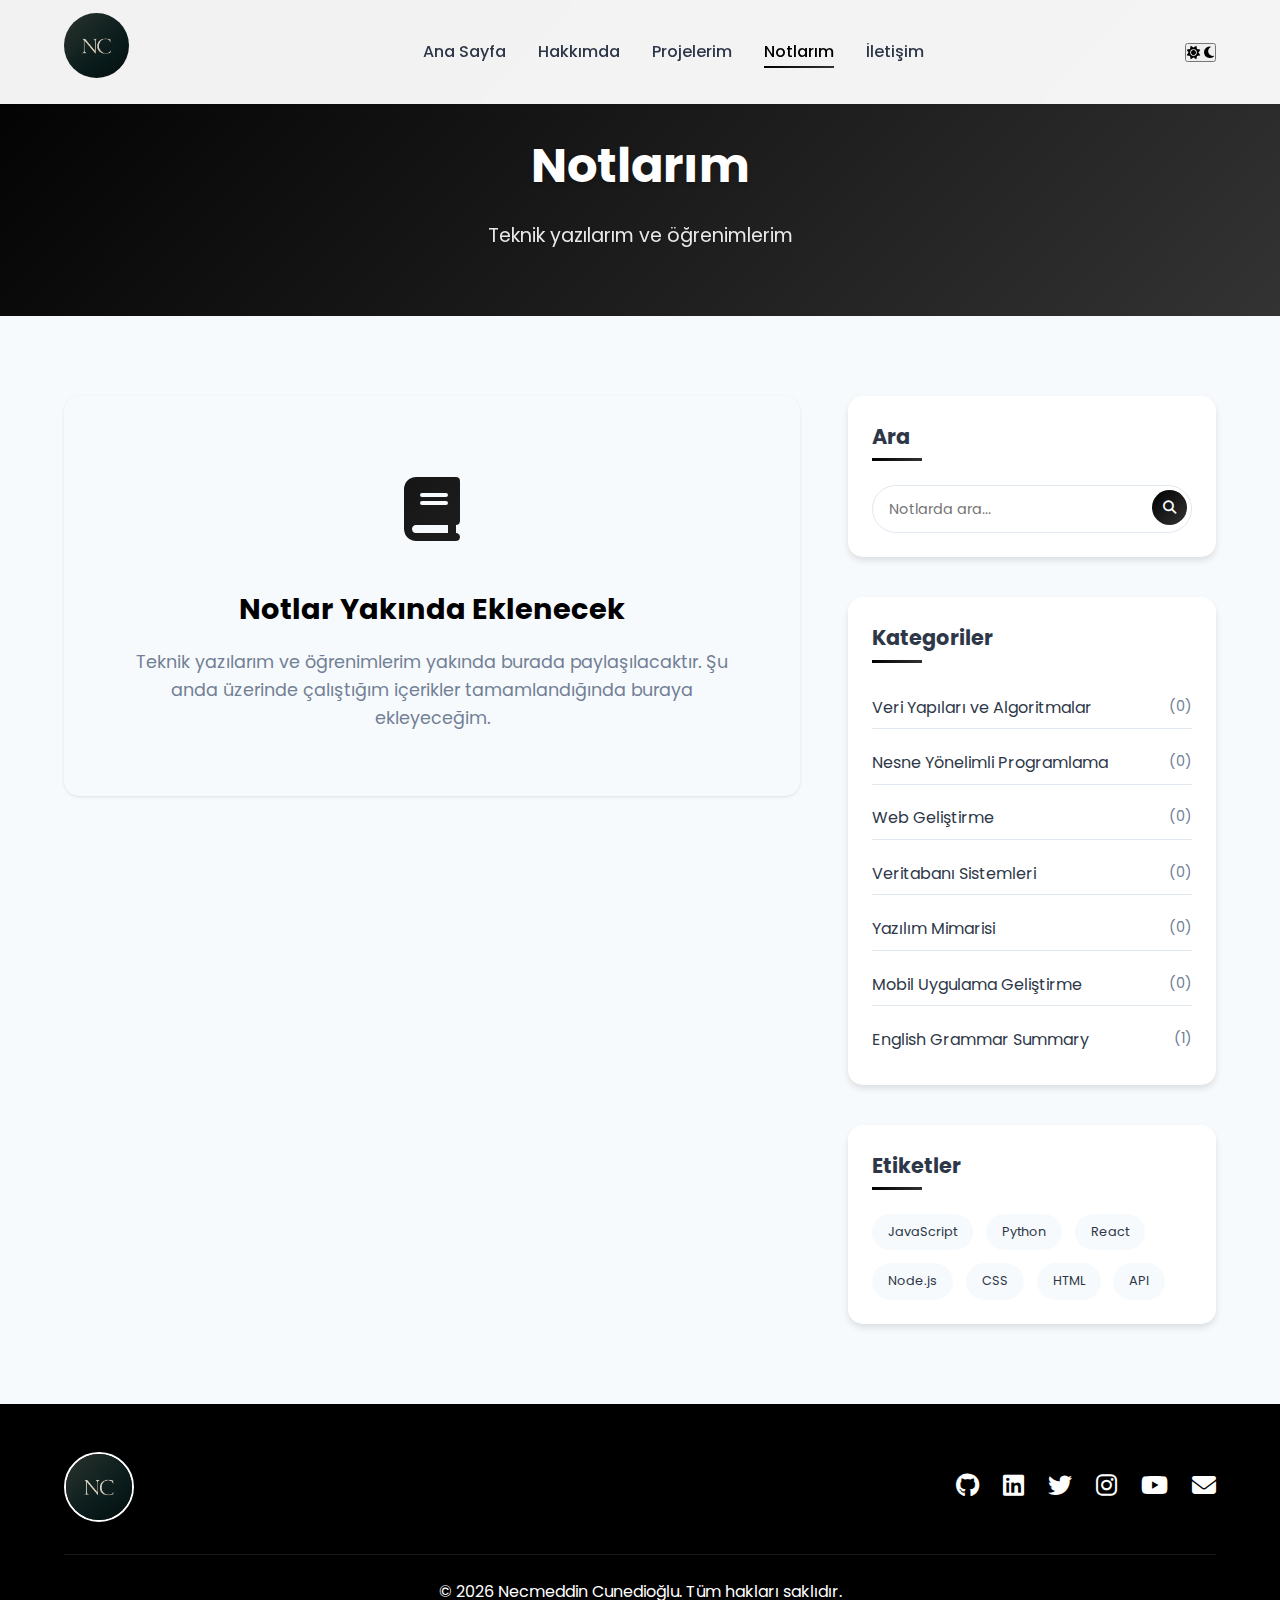
<file: notlarim.html>
<!DOCTYPE html>
<html lang="tr">
<head>
    <meta charset="UTF-8">
    <meta name="viewport" content="width=device-width, initial-scale=1.0">
    <title>Necmeddin Cünedioğlu | Notlarım</title>
    <link rel="stylesheet" href="css/style.css">
    <link rel="stylesheet" href="css/notlarim.css">
    <link rel="stylesheet" href="https://cdnjs.cloudflare.com/ajax/libs/font-awesome/6.4.0/css/all.min.css">
    <link rel="preconnect" href="https://fonts.googleapis.com">
    <link rel="preconnect" href="https://fonts.gstatic.com" crossorigin>
    <link href="https://fonts.googleapis.com/css2?family=Poppins:wght@300;400;500;600;700&display=swap" rel="stylesheet">
</head>
<body>
    <div class="page-container">
        <!-- Navigation -->
        <nav class="navbar">
            <div class="navbar-container">
                <div class="logo"><a href="index.html"><img src="NCLogo.jpeg" alt="NC Logo"></a></div>
                <div class="menu-toggle">
                    <div class="bar"></div>
                    <div class="bar"></div>
                    <div class="bar"></div>
                </div>
                <ul class="nav-menu">
                    <li class="nav-item"><a href="index.html">Ana Sayfa</a></li>
                    <li class="nav-item"><a href="hakkimda.html">Hakkımda</a></li>
                    <li class="nav-item"><a href="projelerim.html">Projelerim</a></li>
                    <li class="nav-item active"><a href="notlarim.html">Notlarım</a></li>
                    <li class="nav-item"><a href="iletisim.html">İletişim</a></li>
                </ul>
                <div class="theme-toggle">
                    <button id="theme-toggle-btn" aria-label="Tema değiştir">
                        <i class="fas fa-sun"></i>
                        <i class="fas fa-moon"></i>
                    </button>
                </div>
            </div>
        </nav>

        <!-- Page Header -->
        <header class="page-header">
            <div class="container">
                <h1>Notlarım</h1>
                <p>Teknik yazılarım ve öğrenimlerim</p>
            </div>
        </header>

        <!-- Notes Section -->
        <section class="notes-section">
            <div class="container">
                <div class="notes-layout">
                    <!-- Notes Content -->
                    <div class="notes-content">
                        <!-- Empty state message -->
                        <div class="empty-state">
                            <div class="empty-icon"><i class="fas fa-book"></i></div>
                            <h3>Notlar Yakında Eklenecek</h3>
                            <p>Teknik yazılarım ve öğrenimlerim yakında burada paylaşılacaktır. Şu anda üzerinde çalıştığım içerikler tamamlandığında buraya ekleyeceğim.</p>
                        </div>
                    </div>

                    <!-- Sidebar -->
                    <aside class="notes-sidebar">
                        <!-- Search Box -->
                        <div class="sidebar-widget search-widget">
                            <h3>Ara</h3>
                            <form class="search-form">
                                <input type="text" placeholder="Notlarda ara...">
                                <button type="submit"><i class="fas fa-search"></i></button>
                            </form>
                        </div>

                        <!-- Categories Widget -->
                        <div class="sidebar-widget categories-widget">
                            <h3>Kategoriler</h3>
                            <ul class="category-list">
                                <li><a href="#">Veri Yapıları ve Algoritmalar <span>(0)</span></a></li>
                                <li><a href="#">Nesne Yönelimli Programlama <span>(0)</span></a></li>
                                <li><a href="#">Web Geliştirme <span>(0)</span></a></li>
                                <li><a href="#">Veritabanı Sistemleri <span>(0)</span></a></li>
                                <li><a href="#">Yazılım Mimarisi <span>(0)</span></a></li>
                                <li><a href="#">Mobil Uygulama Geliştirme <span>(0)</span></a></li>
                                <li><a href="ingilizce-ozet.html">English Grammar Summary <span>(1)</span></a></li>
                            </ul>
                        </div>

                        <!-- Tags Widget -->
                        <div class="sidebar-widget tags-widget">
                            <h3>Etiketler</h3>
                            <div class="tags-cloud">
                                <a href="#" class="tag">JavaScript</a>
                                <a href="#" class="tag">Python</a>
                                <a href="#" class="tag">React</a>
                                <a href="#" class="tag">Node.js</a>
                                <a href="#" class="tag">CSS</a>
                                <a href="#" class="tag">HTML</a>
                                <a href="#" class="tag">API</a>
                            </div>
                        </div>
                    </aside>
                </div>
            </div>
        </section>

        <!-- Footer -->
        <footer>
            <div class="container">
                <div class="footer-content">
                    <div class="footer-logo"><img src="NCLogo.jpeg" alt="NC Logo"></div>
                    <div class="social-links">
                        <a href="https://github.com/necmeddinn" target="_blank"><i class="fab fa-github"></i></a>
                        <a href="https://www.linkedin.com/in/necmeddincunedioglu/" target="_blank"><i class="fab fa-linkedin"></i></a>
                        <a href="https://x.com/necmeddin_1?s=21" target="_blank"><i class="fab fa-twitter"></i></a>
                        <a href="https://www.instagram.com/necmeddin_1?igsh=MTdobDNxcmhlMzJ6dg==" target="_blank"><i class="fab fa-instagram"></i></a>
                        <a href="https://www.youtube.com/@necmeddin_1" target="_blank"><i class="fab fa-youtube"></i></a>
                        <a href="mailto:necmeddincunedioglu@gmail.com"><i class="fas fa-envelope"></i></a>
                    </div>
                </div>
                <div class="footer-bottom">
                    <p>&copy; <span id="current-year">2023</span> Necmeddin Cunedioğlu. Tüm hakları saklıdır.</p>
                </div>
            </div>
        </footer>
    </div>

    <script src="js/script.js"></script>
    <script src="js/theme.js"></script>
</body>
</html>
</file>
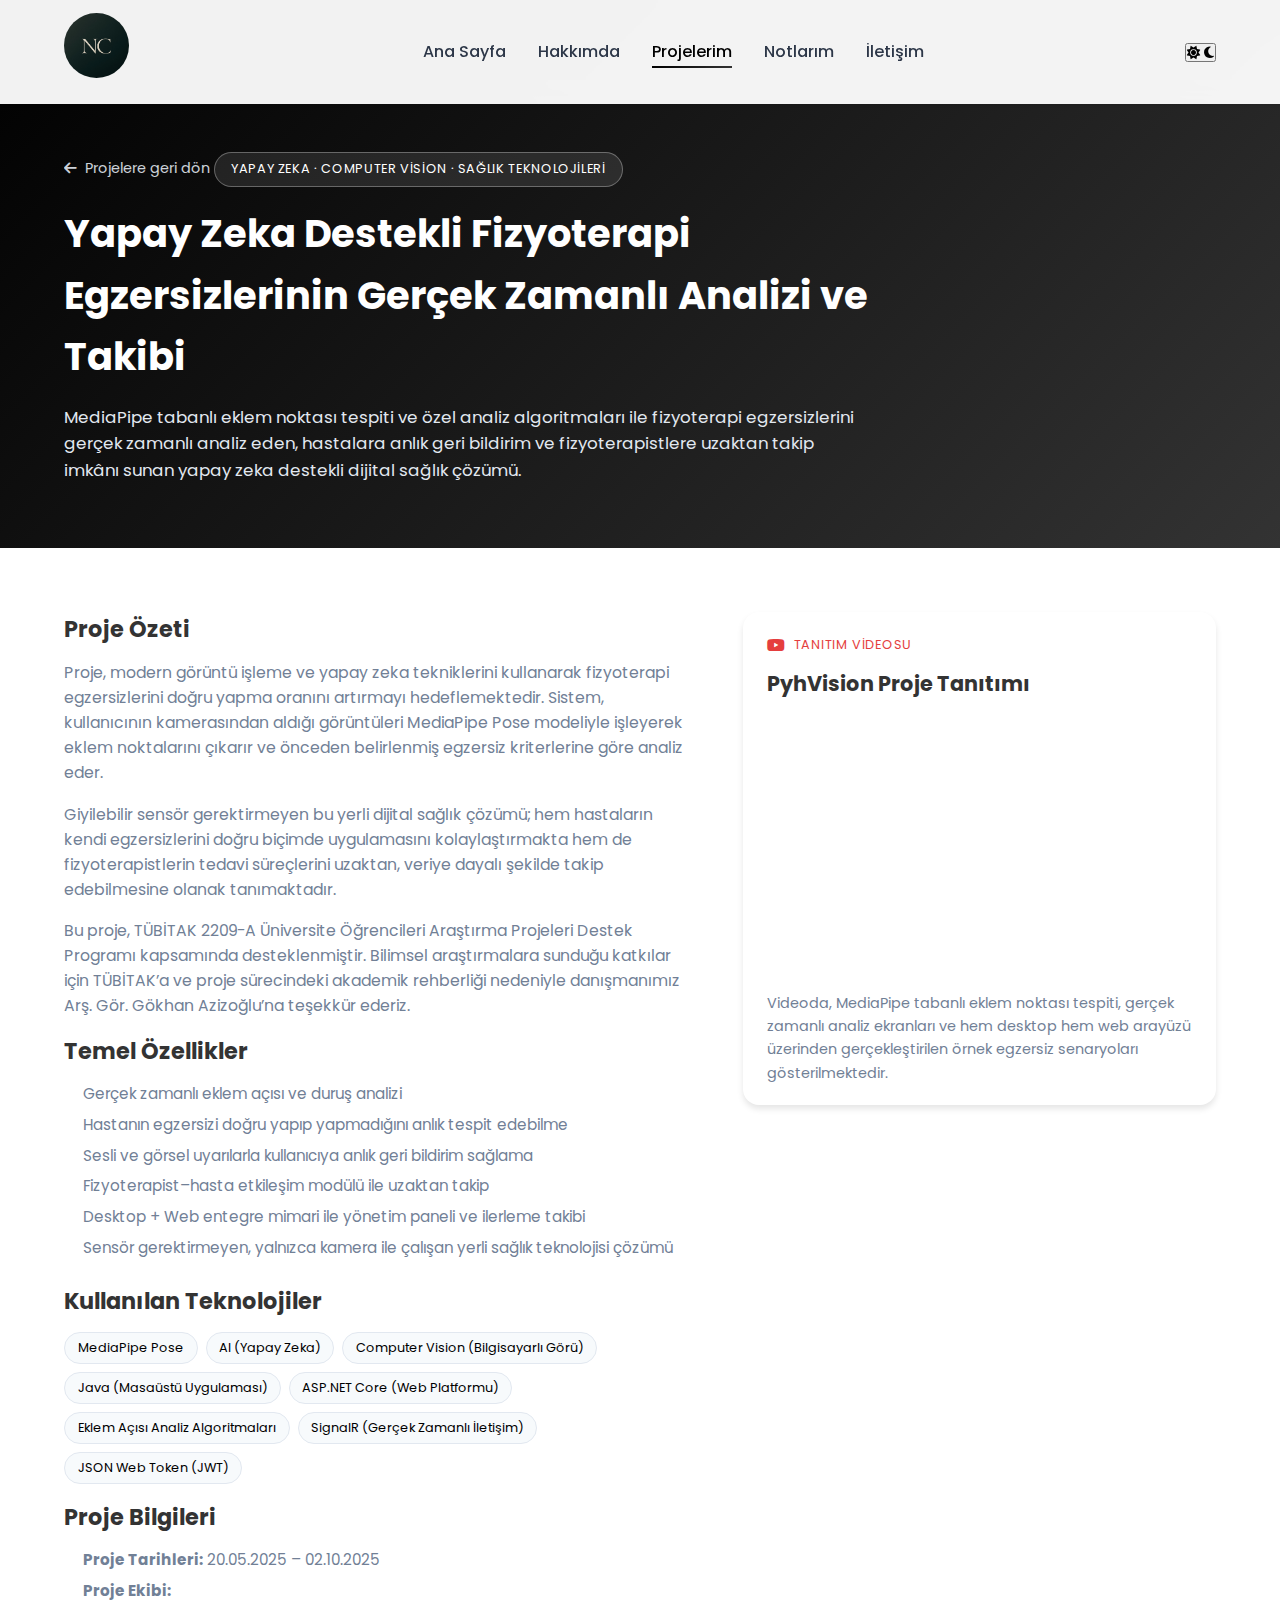
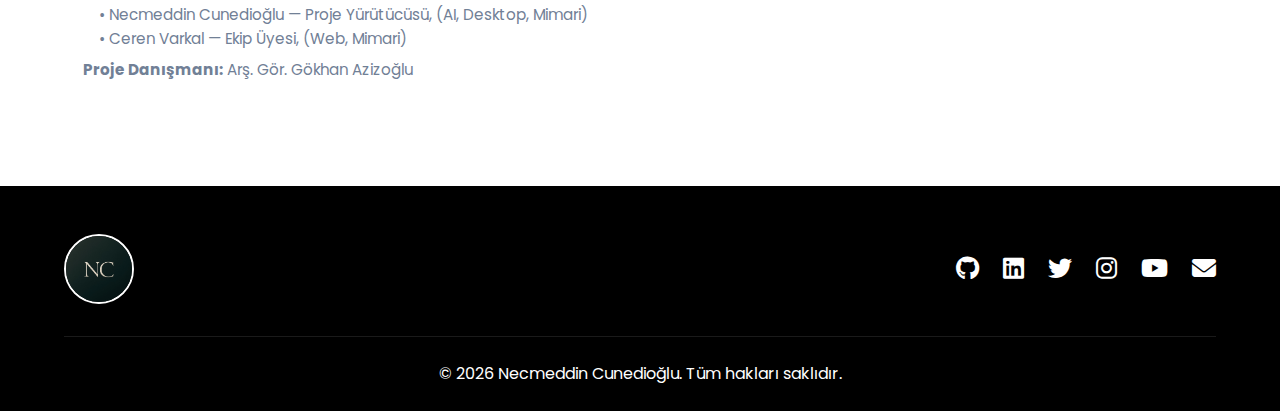
<file: proje-fizyoterapi-ai.html>
<!DOCTYPE html>
<html lang="tr">
<head>
<!-- Google tag (gtag.js) -->
<script async src="https://www.googletagmanager.com/gtag/js?id=G-QRSGNV3GF5"></script>
<script>
  window.dataLayer = window.dataLayer || [];
  function gtag(){dataLayer.push(arguments);}
  gtag('js', new Date());
  gtag('config', 'G-QRSGNV3GF5');
</script>
    <meta charset="UTF-8">
    <meta name="viewport" content="width=device-width, initial-scale=1.0">
    <title>Yapay Zekâ Destekli Fizyoterapi Egzersizlerinin Gerçek Zamanlı Analizi ve Takibi</title>
    <link rel="stylesheet" href="css/style.css">
    <link rel="stylesheet" href="css/proje-detay.css">
    <link rel="stylesheet" href="https://cdnjs.cloudflare.com/ajax/libs/font-awesome/6.4.0/css/all.min.css">
    <link rel="preconnect" href="https://fonts.googleapis.com">
    <link rel="preconnect" href="https://fonts.gstatic.com" crossorigin>
    <link href="https://fonts.googleapis.com/css2?family=Poppins:wght@300;400;500;600;700&display=swap" rel="stylesheet">
</head>
<body>
    <div class="page-container">
        <!-- Navigation -->
        <nav class="navbar">
            <div class="navbar-container">
                <div class="logo"><a href="index.html"><img src="NCLogo.jpeg" alt="NC Logo"></a></div>
                <div class="menu-toggle">
                    <div class="bar"></div>
                    <div class="bar"></div>
                    <div class="bar"></div>
                </div>
                <ul class="nav-menu">
                    <li class="nav-item"><a href="index.html">Ana Sayfa</a></li>
                    <li class="nav-item"><a href="hakkimda.html">Hakkımda</a></li>
                    <li class="nav-item active"><a href="projelerim.html">Projelerim</a></li>
                    <li class="nav-item"><a href="notlarim.html">Notlarım</a></li>
                    <li class="nav-item"><a href="iletisim.html">İletişim</a></li>
                </ul>
                <div class="theme-toggle">
                    <button id="theme-toggle-btn" aria-label="Tema değiştir">
                        <i class="fas fa-sun"></i>
                        <i class="fas fa-moon"></i>
                    </button>
                </div>
            </div>
        </nav>

        <!-- Page Header -->
        <header class="project-detail-header">
            <div class="container">
                <a href="projelerim.html" class="back-link">
                    <i class="fas fa-arrow-left"></i> Projelere geri dön
                </a>
                <span class="project-badge">Yapay Zeka · Computer Vision · Sağlık Teknolojileri</span>
                <h1>Yapay Zeka Destekli Fizyoterapi Egzersizlerinin Gerçek Zamanlı Analizi ve Takibi</h1>
                <p class="subtitle">
                    MediaPipe tabanlı eklem noktası tespiti ve özel analiz algoritmaları ile fizyoterapi egzersizlerini
                    gerçek zamanlı analiz eden, hastalara anlık geri bildirim ve fizyoterapistlere uzaktan takip imkânı
                    sunan yapay zeka destekli dijital sağlık çözümü.
                </p>
            </div>
        </header>

        <!-- Project Detail Content -->
        <main class="project-detail-main">
            <div class="container">
                <section class="project-detail-grid">
                    <div class="project-text">
                        <h2>Proje Özeti</h2>
                        <p>
                            Proje, modern görüntü işleme ve yapay zeka tekniklerini kullanarak fizyoterapi egzersizlerini
                            doğru yapma oranını artırmayı hedeflemektedir. Sistem, kullanıcının kamerasından aldığı
                            görüntüleri MediaPipe Pose modeliyle işleyerek eklem noktalarını çıkarır ve önceden
                            belirlenmiş egzersiz kriterlerine göre analiz eder.
                        </p>
                        <p>
                            Giyilebilir sensör gerektirmeyen bu yerli dijital sağlık çözümü; hem hastaların kendi
                            egzersizlerini doğru biçimde uygulamasını kolaylaştırmakta hem de fizyoterapistlerin tedavi
                            süreçlerini uzaktan, veriye dayalı şekilde takip edebilmesine olanak tanımaktadır.
                        </p>
                        <p>
                            Bu proje, TÜBİTAK 2209-A Üniversite Öğrencileri Araştırma Projeleri Destek Programı kapsamında
                            desteklenmiştir. Bilimsel araştırmalara sunduğu katkılar için TÜBİTAK’a ve proje sürecindeki akademik
                            rehberliği nedeniyle danışmanımız Arş. Gör. Gökhan Azizoğlu’na teşekkür ederiz.
                        </p>

                        <h2>Temel Özellikler</h2>
                        <ul class="feature-list">
                            <li>Gerçek zamanlı eklem açısı ve duruş analizi</li>
                            <li>Hastanın egzersizi doğru yapıp yapmadığını anlık tespit edebilme</li>
                            <li>Sesli ve görsel uyarılarla kullanıcıya anlık geri bildirim sağlama</li>
                            <li>Fizyoterapist–hasta etkileşim modülü ile uzaktan takip</li>
                            <li>Desktop + Web entegre mimari ile yönetim paneli ve ilerleme takibi</li>
                            <li>Sensör gerektirmeyen, yalnızca kamera ile çalışan yerli sağlık teknolojisi çözümü</li>
                        </ul>

                        <h2>Kullanılan Teknolojiler</h2>
                        <div class="tech-grid">
                            <span class="tech-chip">MediaPipe Pose</span>
                            <span class="tech-chip">AI (Yapay Zeka)</span>
                            <span class="tech-chip">Computer Vision (Bilgisayarlı Görü)</span>
                            <span class="tech-chip">Java (Masaüstü Uygulaması)</span>
                            <span class="tech-chip">ASP.NET Core (Web Platformu)</span>
                            <span class="tech-chip">Eklem Açısı Analiz Algoritmaları</span>
                            <span class="tech-chip">SignalR (Gerçek Zamanlı İletişim)</span>
                            <span class="tech-chip">JSON Web Token (JWT)</span>
                        </div>

                        <p>

                        </p>
                        <h2>Proje Bilgileri</h2>
                        <ul class="feature-list">
                            <li><strong>Proje Tarihleri:</strong> 20.05.2025 – 02.10.2025</li>

                            <li><strong>Proje Ekibi:</strong>
                                <br>&nbsp;&nbsp;&nbsp;&nbsp;• Necmeddin Cunedioğlu — Proje Yürütücüsü, (AI, Desktop, Mimari)
                                <br>&nbsp;&nbsp;&nbsp;&nbsp;• Ceren Varkal — Ekip Üyesi, (Web, Mimari)
                            </li>

                            <li><strong>Proje Danışmanı:</strong> Arş. Gör. Gökhan Azizoğlu</li>
                        </ul>

                    </div>

                    <div class="project-media">
                        <div class="video-card">
                            <div class="video-header">
                                <span class="video-badge"><i class="fab fa-youtube"></i> Tanıtım Videosu</span>
                                <h2>PyhVision Proje Tanıtımı</h2>
                            </div>
                            <div class="video-wrapper">
                                <iframe 
                                    src="https://www.youtube.com/embed/7voz0SFNclM" 
                                    title="PyhVision Proje Tanıtım Videosu"
                                    frameborder="0"
                                    allow="accelerometer; autoplay; clipboard-write; encrypted-media; gyroscope; picture-in-picture; web-share"
                                    allowfullscreen
                                    loading="lazy">
                                </iframe>
                            </div>
                            <p class="video-caption">
                                Videoda, MediaPipe tabanlı eklem noktası tespiti, gerçek zamanlı analiz ekranları ve
                                hem desktop hem web arayüzü üzerinden gerçekleştirilen örnek egzersiz senaryoları
                                gösterilmektedir.
                            </p>
                        </div>
                    </div>
                </section>
            </div>
        </main>

        <!-- Footer -->
        <footer>
            <div class="container">
                <div class="footer-content">
                    <div class="footer-logo"><img src="NCLogo.jpeg" alt="NC Logo"></div>
                    <div class="social-links">
                        <a href="https://github.com/necmeddinn" target="_blank"><i class="fab fa-github"></i></a>
                        <a href="https://www.linkedin.com/in/necmeddincunedioglu/" target="_blank"><i class="fab fa-linkedin"></i></a>
                        <a href="https://x.com/necmeddin_1?s=21" target="_blank"><i class="fab fa-twitter"></i></a>
                        <a href="https://www.instagram.com/necmeddin_1?igsh=MTdobDNxcmhlMzJ6dg==" target="_blank"><i class="fab fa-instagram"></i></a>
                        <a href="https://www.youtube.com/@necmeddin_1" target="_blank"><i class="fab fa-youtube"></i></a>
                        <a href="mailto:necmeddincunedioglu@gmail.com"><i class="fas fa-envelope"></i></a>
                    </div>
                </div>
                <div class="footer-bottom">
                    <p>&copy; <span id="current-year">2023</span> Necmeddin Cunedioğlu. Tüm hakları saklıdır.</p>
                </div>
            </div>
        </footer>
    </div>

    <script src="js/script.js"></script>
    <script src="js/theme.js"></script>
</body>
</html>
</file>
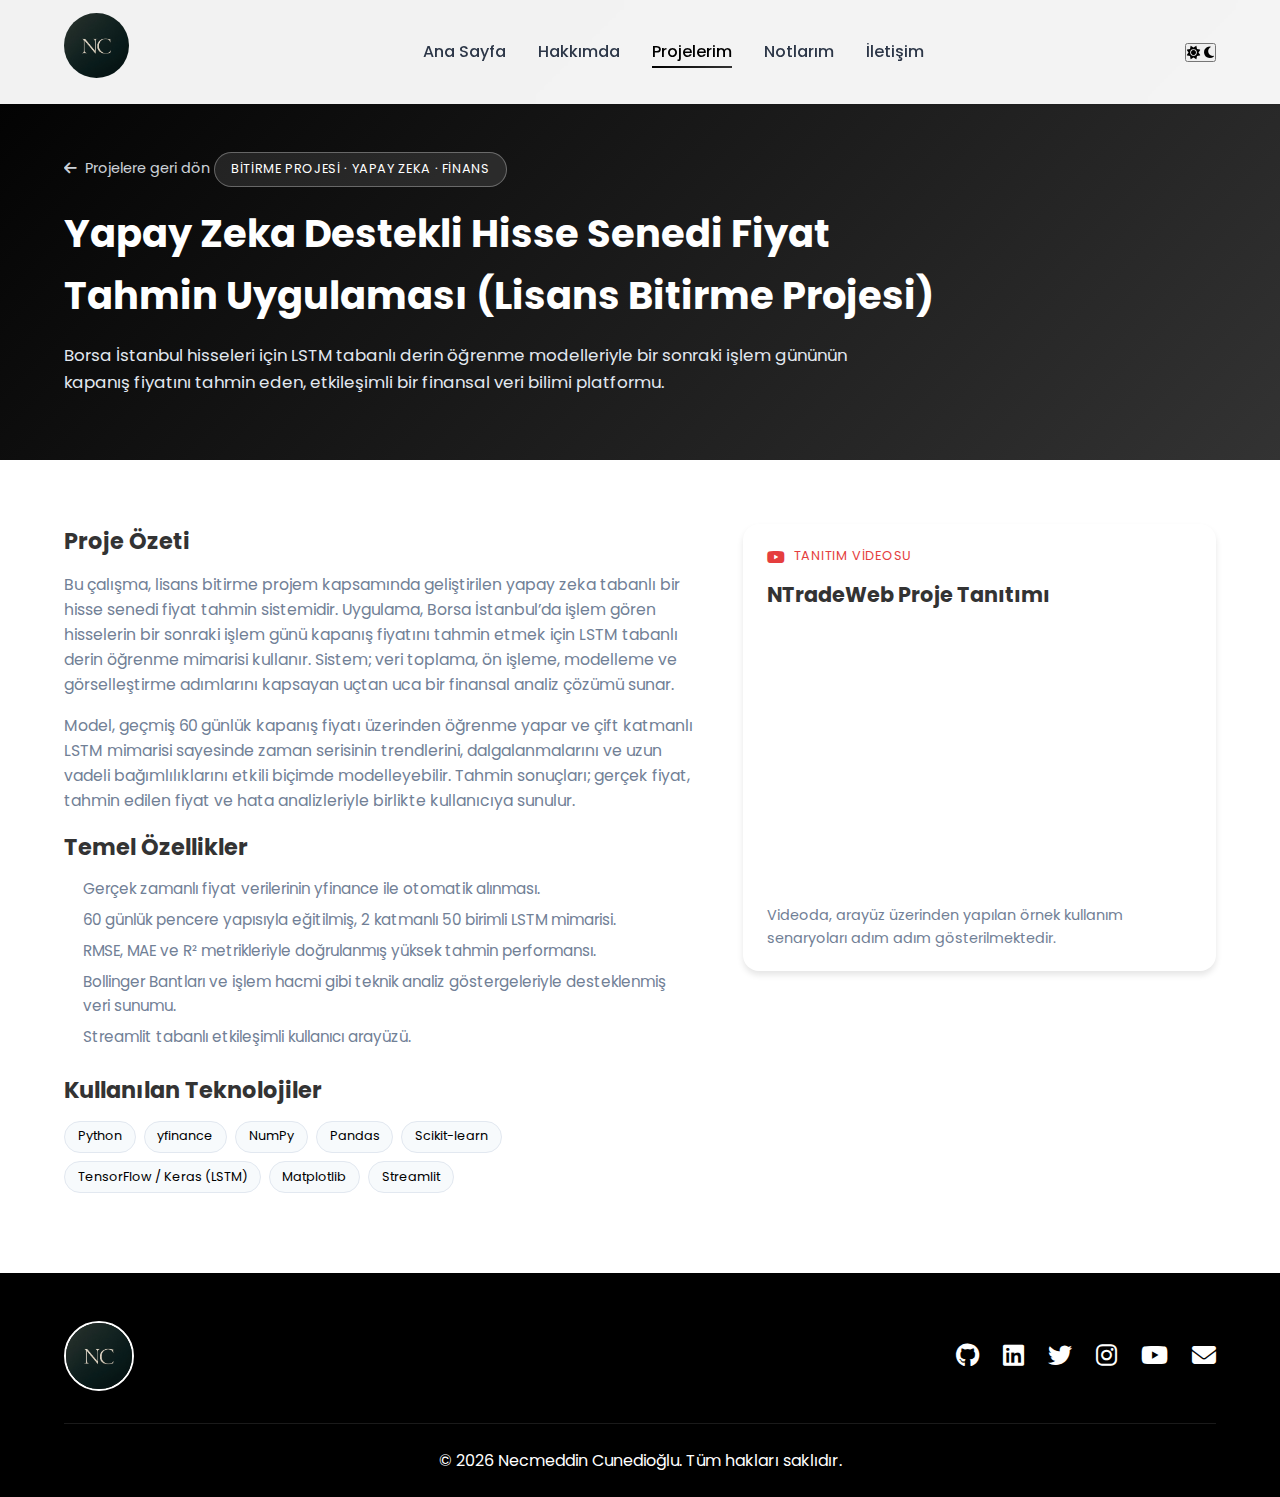
<file: proje-ntradeweb.html>
<!DOCTYPE html>
<html lang="tr">
<head>
    <meta charset="UTF-8">
    <meta name="viewport" content="width=device-width, initial-scale=1.0">
    <title>NTradeWeb | Yapay Zeka Destekli Hisse Senedi Fiyat Tahmin Uygulaması</title>
    <link rel="stylesheet" href="css/style.css">
    <link rel="stylesheet" href="css/proje-detay.css">
    <link rel="stylesheet" href="https://cdnjs.cloudflare.com/ajax/libs/font-awesome/6.4.0/css/all.min.css">
    <link rel="preconnect" href="https://fonts.googleapis.com">
    <link rel="preconnect" href="https://fonts.gstatic.com" crossorigin>
    <link href="https://fonts.googleapis.com/css2?family=Poppins:wght@300;400;500;600;700&display=swap" rel="stylesheet">
</head>
<body>
    <div class="page-container">
        <!-- Navigation -->
        <nav class="navbar">
            <div class="navbar-container">
                <div class="logo"><a href="index.html"><img src="NCLogo.jpeg" alt="NC Logo"></a></div>
                <div class="menu-toggle">
                    <div class="bar"></div>
                    <div class="bar"></div>
                    <div class="bar"></div>
                </div>
                <ul class="nav-menu">
                    <li class="nav-item"><a href="index.html">Ana Sayfa</a></li>
                    <li class="nav-item"><a href="hakkimda.html">Hakkımda</a></li>
                    <li class="nav-item active"><a href="projelerim.html">Projelerim</a></li>
                    <li class="nav-item"><a href="notlarim.html">Notlarım</a></li>
                    <li class="nav-item"><a href="iletisim.html">İletişim</a></li>
                </ul>
                <div class="theme-toggle">
                    <button id="theme-toggle-btn" aria-label="Tema değiştir">
                        <i class="fas fa-sun"></i>
                        <i class="fas fa-moon"></i>
                    </button>
                </div>
            </div>
        </nav>

        <!-- Page Header -->
        <header class="project-detail-header">
            <div class="container">
                <a href="projelerim.html" class="back-link">
                    <i class="fas fa-arrow-left"></i> Projelere geri dön
                </a>
                <span class="project-badge">Bitirme Projesi · Yapay Zeka · Finans</span>
                <h1>Yapay Zeka Destekli Hisse Senedi Fiyat Tahmin Uygulaması (Lisans Bitirme Projesi)</h1>
                <p class="subtitle">
                    Borsa İstanbul hisseleri için LSTM tabanlı derin öğrenme modelleriyle bir sonraki işlem gününün
                    kapanış fiyatını tahmin eden, etkileşimli bir finansal veri bilimi platformu.
                </p>
            </div>
        </header>

        <!-- Project Detail Content -->
        <main class="project-detail-main">
            <div class="container">
                <section class="project-detail-grid">
                    <div class="project-text">
                        <h2>Proje Özeti</h2>
                        <p>
                            Bu çalışma, lisans bitirme projem kapsamında geliştirilen yapay zeka tabanlı bir hisse senedi fiyat tahmin sistemidir. 
                            Uygulama, Borsa İstanbul’da işlem gören hisselerin bir sonraki işlem günü kapanış fiyatını tahmin etmek için 
                            LSTM tabanlı derin öğrenme mimarisi kullanır. Sistem; veri toplama, ön işleme, modelleme ve görselleştirme adımlarını 
                            kapsayan uçtan uca bir finansal analiz çözümü sunar.
                        </p>
                        <p>
                            Model, geçmiş 60 günlük kapanış fiyatı üzerinden öğrenme yapar ve çift katmanlı LSTM
                            mimarisi sayesinde zaman serisinin trendlerini, dalgalanmalarını ve uzun vadeli
                            bağımlılıklarını etkili biçimde modelleyebilir. Tahmin sonuçları; gerçek fiyat, tahmin
                            edilen fiyat ve hata analizleriyle birlikte kullanıcıya sunulur.
                        </p>

                        <h2>Temel Özellikler</h2>
                        <ul class="feature-list">
                            <li>Gerçek zamanlı fiyat verilerinin yfinance ile otomatik alınması.</li>
                            <li>60 günlük pencere yapısıyla eğitilmiş, 2 katmanlı 50 birimli LSTM mimarisi.</li>
                            <li>RMSE, MAE ve R² metrikleriyle doğrulanmış yüksek tahmin performansı.</li>
                            <li>Bollinger Bantları ve işlem hacmi gibi teknik analiz göstergeleriyle desteklenmiş veri sunumu.</li>
                            <li>Streamlit tabanlı etkileşimli kullanıcı arayüzü.</li>
                        </ul>

                        <h2>Kullanılan Teknolojiler</h2>
                        <div class="tech-grid">
                            <span class="tech-chip">Python</span>
                            <span class="tech-chip">yfinance</span>
                            <span class="tech-chip">NumPy</span>
                            <span class="tech-chip">Pandas</span>
                            <span class="tech-chip">Scikit-learn</span>
                            <span class="tech-chip">TensorFlow / Keras (LSTM)</span>
                            <span class="tech-chip">Matplotlib</span>
                            <span class="tech-chip">Streamlit</span>
                        </div>
                    </div>

                    <div class="project-media">
                        <div class="video-card">
                            <div class="video-header">
                                <span class="video-badge"><i class="fab fa-youtube"></i> Tanıtım Videosu</span>
                                <h2>NTradeWeb Proje Tanıtımı</h2>
                            </div>
                            <div class="video-wrapper">
                                <iframe 
                                    src="https://www.youtube.com/embed/3FCiwLvnG2A" 
                                    title="NTradeWeb Tanıtım Videosu"
                                    frameborder="0"
                                    allow="accelerometer; autoplay; clipboard-write; encrypted-media; gyroscope; picture-in-picture; web-share"
                                    allowfullscreen
                                    loading="lazy">
                                </iframe>
                            </div>
                            <p class="video-caption">
                                Videoda, arayüz üzerinden yapılan örnek
                                kullanım senaryoları adım adım gösterilmektedir.
                            </p>
                        </div>
                    </div>
                </section>
            </div>
        </main>

        <!-- Footer -->
        <footer>
            <div class="container">
                <div class="footer-content">
                    <div class="footer-logo"><img src="NCLogo.jpeg" alt="NC Logo"></div>
                    <div class="social-links">
                        <a href="https://github.com/necmeddinn" target="_blank"><i class="fab fa-github"></i></a>
                        <a href="https://www.linkedin.com/in/necmeddincunedioglu/" target="_blank"><i class="fab fa-linkedin"></i></a>
                        <a href="https://x.com/necmeddin_1?s=21" target="_blank"><i class="fab fa-twitter"></i></a>
                        <a href="https://www.instagram.com/necmeddin_1?igsh=MTdobDNxcmhlMzJ6dg==" target="_blank"><i class="fab fa-instagram"></i></a>
                        <a href="https://www.youtube.com/@necmeddin_1" target="_blank"><i class="fab fa-youtube"></i></a>
                        <a href="mailto:necmeddincunedioglu@gmail.com"><i class="fas fa-envelope"></i></a>
                    </div>
                </div>
                <div class="footer-bottom">
                    <p>&copy; <span id="current-year">2023</span> Necmeddin Cunedioğlu. Tüm hakları saklıdır.</p>
                </div>
            </div>
        </footer>
    </div>

    <script src="js/script.js"></script>
    <script src="js/theme.js"></script>
</body>
</html>
</file>
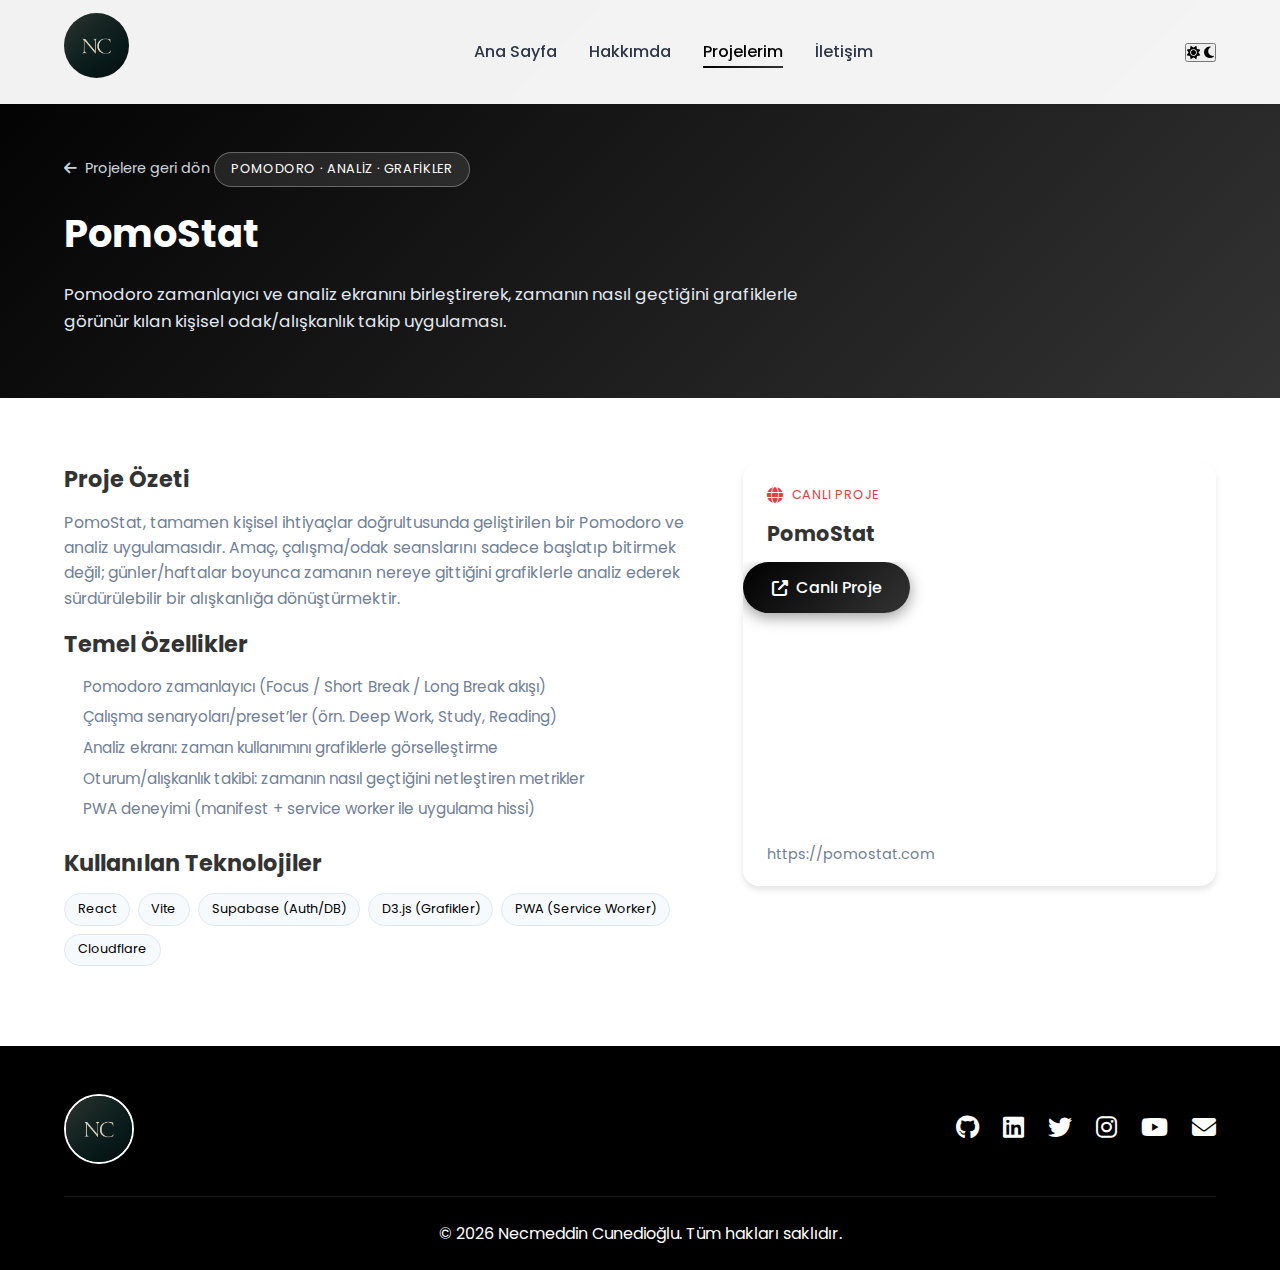
<file: proje-pomostat.html>
<!DOCTYPE html>
<html lang="tr">
<head>
<!-- Google tag (gtag.js) -->
<script async src="https://www.googletagmanager.com/gtag/js?id=G-QRSGNV3GF5"></script>
<script>
  window.dataLayer = window.dataLayer || [];
  function gtag(){dataLayer.push(arguments);}
  gtag('js', new Date());
  gtag('config', 'G-QRSGNV3GF5');
</script>
    <meta charset="UTF-8">
    <meta name="viewport" content="width=device-width, initial-scale=1.0">
    <title>PomoStat — Pomodoro Zamanlayıcı, Ortam Sesleri ve Analiz</title>
    <link rel="stylesheet" href="css/style.css">
    <link rel="stylesheet" href="css/proje-detay.css">
    <link rel="stylesheet" href="https://cdnjs.cloudflare.com/ajax/libs/font-awesome/6.4.0/css/all.min.css">
    <link rel="preconnect" href="https://fonts.googleapis.com">
    <link rel="preconnect" href="https://fonts.gstatic.com" crossorigin>
    <link href="https://fonts.googleapis.com/css2?family=Poppins:wght@300;400;500;600;700&display=swap" rel="stylesheet">
</head>
<body>
    <div class="page-container">
        <!-- Navigation -->
        <nav class="navbar">
            <div class="navbar-container">
                <div class="logo"><a href="index.html"><img src="NCLogo.jpeg" alt="NC Logo"></a></div>
                <div class="menu-toggle">
                    <div class="bar"></div>
                    <div class="bar"></div>
                    <div class="bar"></div>
                </div>
                <ul class="nav-menu">
                    <li class="nav-item"><a href="index.html">Ana Sayfa</a></li>
                    <li class="nav-item"><a href="hakkimda.html">Hakkımda</a></li>
                    <li class="nav-item active"><a href="projelerim.html">Projelerim</a></li>
                    <!-- Notlarım sekmesi geçici olarak gizlendi
                    <li class="nav-item"><a href="notlarim.html">Notlarım</a></li>
                    -->
                    <li class="nav-item"><a href="iletisim.html">İletişim</a></li>
                </ul>
                <div class="theme-toggle">
                    <button id="theme-toggle-btn" aria-label="Tema değiştir">
                        <i class="fas fa-sun"></i>
                        <i class="fas fa-moon"></i>
                    </button>
                </div>
            </div>
        </nav>

        <!-- Page Header -->
        <header class="project-detail-header">
            <div class="container">
                <a href="projelerim.html" class="back-link">
                    <i class="fas fa-arrow-left"></i> Projelere geri dön
                </a>
                <span class="project-badge">Pomodoro · Analiz · Grafikler</span>
                <h1>PomoStat</h1>
                <p class="subtitle">
                    Pomodoro zamanlayıcı ve analiz ekranını birleştirerek, zamanın nasıl geçtiğini grafiklerle görünür kılan kişisel odak/alışkanlık takip uygulaması.
                </p>
            </div>
        </header>

        <!-- Project Detail Content -->
        <main class="project-detail-main">
            <div class="container">
                <section class="project-detail-grid">
                    <div class="project-text">
                        <h2>Proje Özeti</h2>
                        <p>
                            PomoStat, tamamen kişisel ihtiyaçlar doğrultusunda geliştirilen bir Pomodoro ve analiz uygulamasıdır.
                            Amaç, çalışma/odak seanslarını sadece başlatıp bitirmek değil; günler/haftalar boyunca zamanın nereye gittiğini
                            grafiklerle analiz ederek sürdürülebilir bir alışkanlığa dönüştürmektir.
                        </p>

                        <h2>Temel Özellikler</h2>
                        <ul class="feature-list">
                            <li>Pomodoro zamanlayıcı (Focus / Short Break / Long Break akışı)</li>
                            <li>Çalışma senaryoları/preset’ler (örn. Deep Work, Study, Reading)</li>
                            <li>Analiz ekranı: zaman kullanımını grafiklerle görselleştirme</li>
                            <li>Oturum/alışkanlık takibi: zamanın nasıl geçtiğini netleştiren metrikler</li>
                            <li>PWA deneyimi (manifest + service worker ile uygulama hissi)</li>
                        </ul>

                        <h2>Kullanılan Teknolojiler</h2>
                        <div class="tech-grid">
                            <span class="tech-chip">React</span>
                            <span class="tech-chip">Vite</span>
                            <span class="tech-chip">Supabase (Auth/DB)</span>
                            <span class="tech-chip">D3.js (Grafikler)</span>
                            <span class="tech-chip">PWA (Service Worker)</span>
                            <span class="tech-chip">Cloudflare</span>
                        </div>
                    </div>

                    <div class="project-media">
                        <div class="video-card">
                            <div class="video-header">
                            <span class="video-badge"><i class="fas fa-globe"></i> Canlı Proje</span>
                                <h2>PomoStat</h2>
                            </div>
                            <div class="video-wrapper">
                                <a href="https://pomostat.com/" target="_blank" rel="noopener noreferrer" class="btn primary-btn" style="display:inline-flex;align-items:center;gap:0.5rem;justify-content:center;">
                                    <i class="fas fa-external-link-alt"></i>
                                    <span>Canlı Proje</span>
                                </a>
                            </div>
                            <p class="video-caption">
                                https://pomostat.com
                            </p>
                        </div>
                    </div>
                </section>
            </div>
        </main>

        <!-- Footer -->
        <footer>
            <div class="container">
                <div class="footer-content">
                    <div class="footer-logo"><img src="NCLogo.jpeg" alt="NC Logo"></div>
                    <div class="social-links">
                        <a href="https://github.com/necmeddinn" target="_blank"><i class="fab fa-github"></i></a>
                        <a href="https://www.linkedin.com/in/necmeddincunedioglu/" target="_blank"><i class="fab fa-linkedin"></i></a>
                        <a href="https://x.com/necmeddin_1?s=21" target="_blank"><i class="fab fa-twitter"></i></a>
                        <a href="https://www.instagram.com/necmeddin_1?igsh=MTdobDNxcmhlMzJ6dg==" target="_blank"><i class="fab fa-instagram"></i></a>
                        <a href="https://www.youtube.com/@necmeddin_1" target="_blank"><i class="fab fa-youtube"></i></a>
                        <a href="mailto:necmeddincunedioglu@gmail.com"><i class="fas fa-envelope"></i></a>
                    </div>
                </div>
                <div class="footer-bottom">
                    <p>&copy; <span id="current-year">2023</span> Necmeddin Cunedioğlu. Tüm hakları saklıdır.</p>
                </div>
            </div>
        </footer>
    </div>

    <script src="js/script.js"></script>
    <script src="js/theme.js"></script>
</body>
</html>
</file>
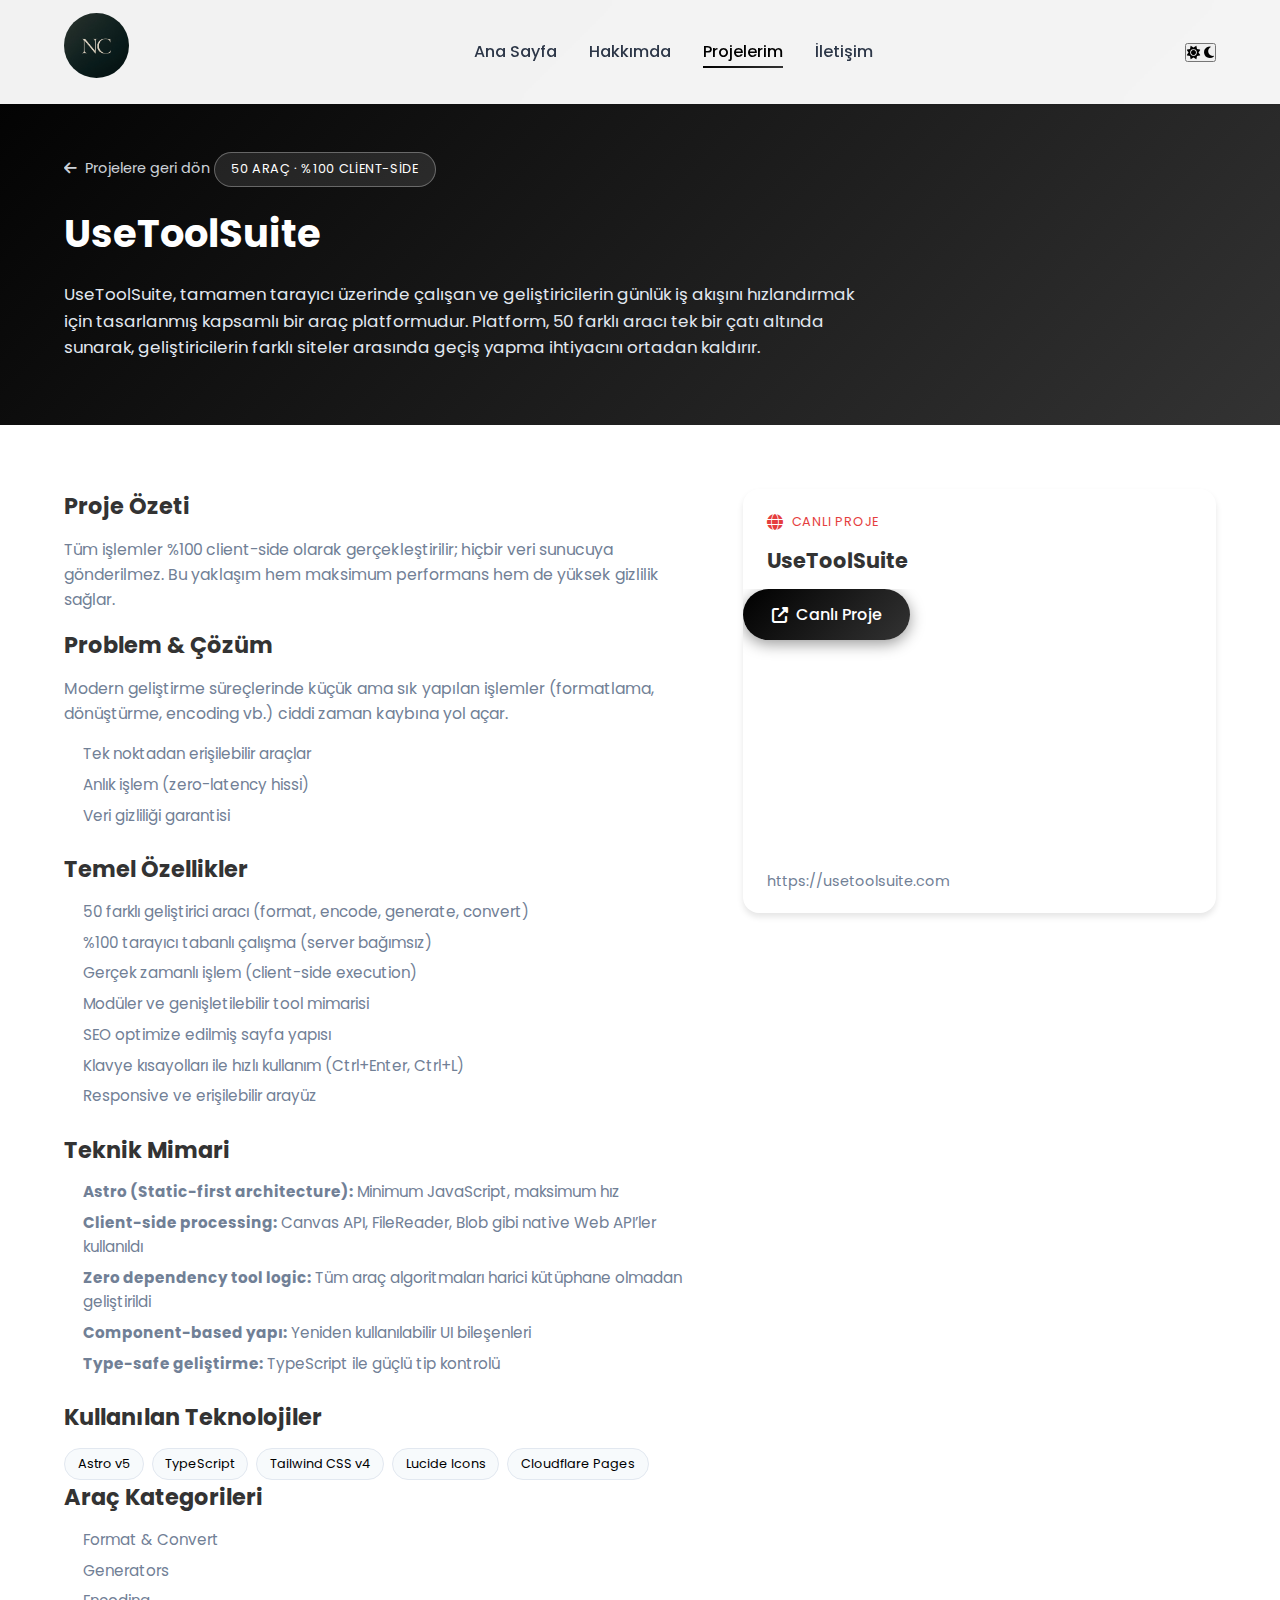
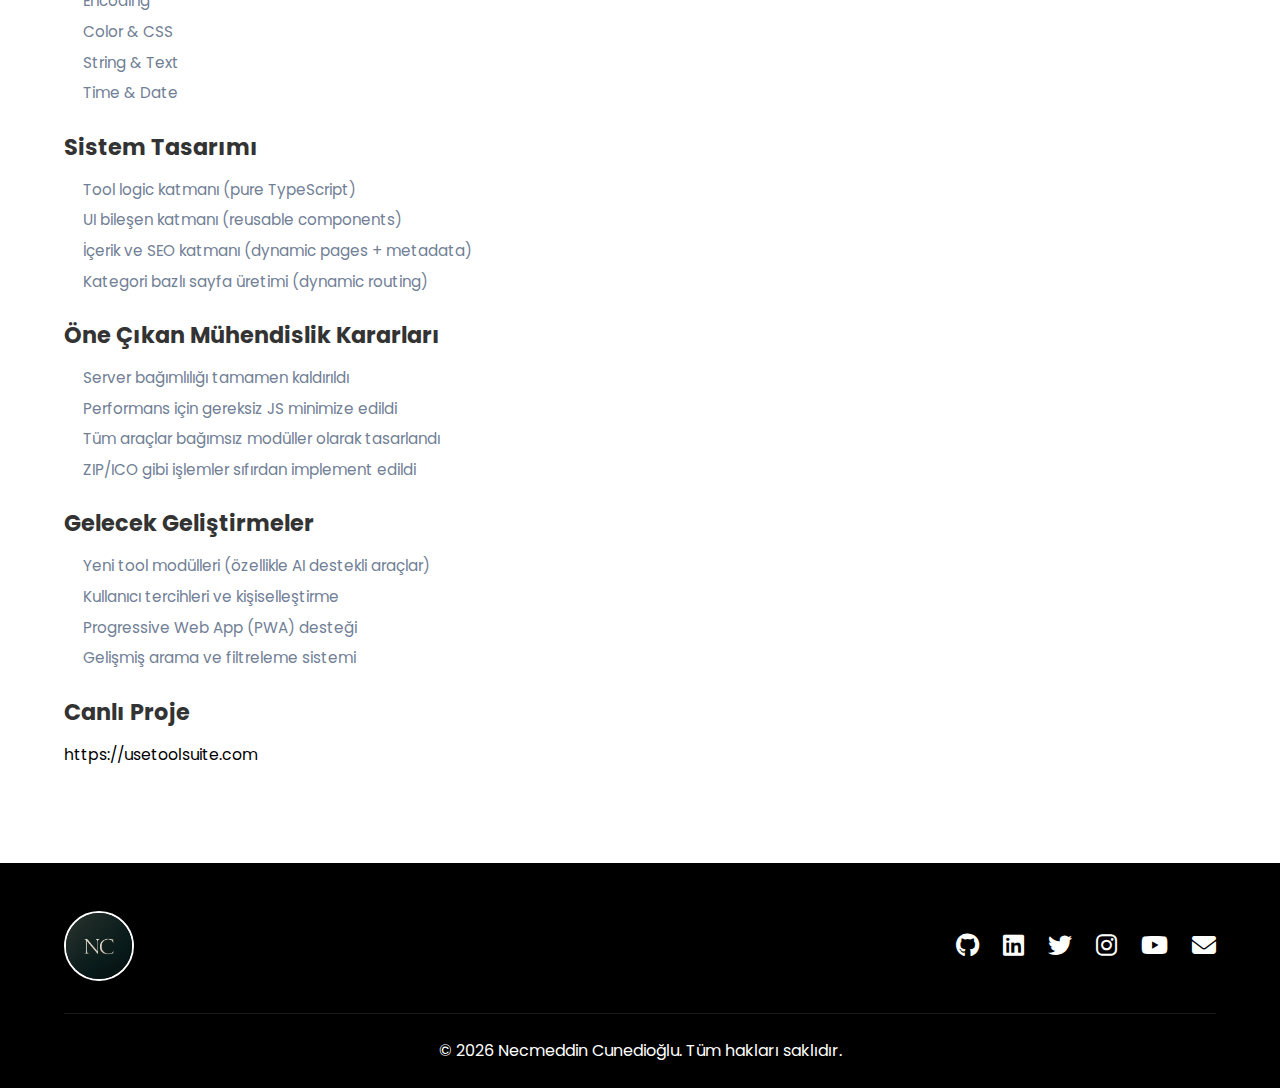
<file: proje-usetoolsuite.html>
<!DOCTYPE html>
<html lang="tr">
<head>
<!-- Google tag (gtag.js) -->
<script async src="https://www.googletagmanager.com/gtag/js?id=G-QRSGNV3GF5"></script>
<script>
  window.dataLayer = window.dataLayer || [];
  function gtag(){dataLayer.push(arguments);}
  gtag('js', new Date());
  gtag('config', 'G-QRSGNV3GF5');
</script>
    <meta charset="UTF-8">
    <meta name="viewport" content="width=device-width, initial-scale=1.0">
    <title>UseToolSuite</title>
    <link rel="stylesheet" href="css/style.css">
    <link rel="stylesheet" href="css/proje-detay.css">
    <link rel="stylesheet" href="https://cdnjs.cloudflare.com/ajax/libs/font-awesome/6.4.0/css/all.min.css">
    <link rel="preconnect" href="https://fonts.googleapis.com">
    <link rel="preconnect" href="https://fonts.gstatic.com" crossorigin>
    <link href="https://fonts.googleapis.com/css2?family=Poppins:wght@300;400;500;600;700&display=swap" rel="stylesheet">
</head>
<body>
    <div class="page-container">
        <!-- Navigation -->
        <nav class="navbar">
            <div class="navbar-container">
                <div class="logo"><a href="index.html"><img src="NCLogo.jpeg" alt="NC Logo"></a></div>
                <div class="menu-toggle">
                    <div class="bar"></div>
                    <div class="bar"></div>
                    <div class="bar"></div>
                </div>
                <ul class="nav-menu">
                    <li class="nav-item"><a href="index.html">Ana Sayfa</a></li>
                    <li class="nav-item"><a href="hakkimda.html">Hakkımda</a></li>
                    <li class="nav-item active"><a href="projelerim.html">Projelerim</a></li>
                    <!-- Notlarım sekmesi geçici olarak gizlendi
                    <li class="nav-item"><a href="notlarim.html">Notlarım</a></li>
                    -->
                    <li class="nav-item"><a href="iletisim.html">İletişim</a></li>
                </ul>
                <div class="theme-toggle">
                    <button id="theme-toggle-btn" aria-label="Tema değiştir">
                        <i class="fas fa-sun"></i>
                        <i class="fas fa-moon"></i>
                    </button>
                </div>
            </div>
        </nav>

        <!-- Page Header -->
        <header class="project-detail-header">
            <div class="container">
                <a href="projelerim.html" class="back-link">
                    <i class="fas fa-arrow-left"></i> Projelere geri dön
                </a>
                <span class="project-badge">50 Araç · %100 Client-side</span>
                <h1>UseToolSuite</h1>
                <p class="subtitle">
                    UseToolSuite, tamamen tarayıcı üzerinde çalışan ve geliştiricilerin günlük iş akışını hızlandırmak için tasarlanmış kapsamlı bir araç platformudur.
                    Platform, 50 farklı aracı tek bir çatı altında sunarak, geliştiricilerin farklı siteler arasında geçiş yapma ihtiyacını ortadan kaldırır.
                </p>
            </div>
        </header>

        <!-- Project Detail Content -->
        <main class="project-detail-main">
            <div class="container">
                <section class="project-detail-grid">
                    <div class="project-text">
                        <h2>Proje Özeti</h2>
                        <p>
                            Tüm işlemler %100 client-side olarak gerçekleştirilir; hiçbir veri sunucuya gönderilmez. Bu yaklaşım hem maksimum performans hem de yüksek gizlilik sağlar.
                        </p>

                        <h2>Problem &amp; Çözüm</h2>
                        <p>
                            Modern geliştirme süreçlerinde küçük ama sık yapılan işlemler (formatlama, dönüştürme, encoding vb.) ciddi zaman kaybına yol açar.
                        </p>
                        <ul class="feature-list">
                            <li>Tek noktadan erişilebilir araçlar</li>
                            <li>Anlık işlem (zero-latency hissi)</li>
                            <li>Veri gizliliği garantisi</li>
                        </ul>

                        <h2>Temel Özellikler</h2>
                        <ul class="feature-list">
                            <li>50 farklı geliştirici aracı (format, encode, generate, convert)</li>
                            <li>%100 tarayıcı tabanlı çalışma (server bağımsız)</li>
                            <li>Gerçek zamanlı işlem (client-side execution)</li>
                            <li>Modüler ve genişletilebilir tool mimarisi</li>
                            <li>SEO optimize edilmiş sayfa yapısı</li>
                            <li>Klavye kısayolları ile hızlı kullanım (Ctrl+Enter, Ctrl+L)</li>
                            <li>Responsive ve erişilebilir arayüz</li>
                        </ul>

                        <h2>Teknik Mimari</h2>
                        <ul class="feature-list">
                            <li><strong>Astro (Static-first architecture):</strong> Minimum JavaScript, maksimum hız</li>
                            <li><strong>Client-side processing:</strong> Canvas API, FileReader, Blob gibi native Web API’ler kullanıldı</li>
                            <li><strong>Zero dependency tool logic:</strong> Tüm araç algoritmaları harici kütüphane olmadan geliştirildi</li>
                            <li><strong>Component-based yapı:</strong> Yeniden kullanılabilir UI bileşenleri</li>
                            <li><strong>Type-safe geliştirme:</strong> TypeScript ile güçlü tip kontrolü</li>
                        </ul>

                        <h2>Kullanılan Teknolojiler</h2>
                        <div class="tech-grid">
                            <span class="tech-chip">Astro v5</span>
                            <span class="tech-chip">TypeScript</span>
                            <span class="tech-chip">Tailwind CSS v4</span>
                            <span class="tech-chip">Lucide Icons</span>
                            <span class="tech-chip">Cloudflare Pages</span>
                        </div>

                        <h2>Araç Kategorileri</h2>
                        <ul class="feature-list">
                            <li>Format &amp; Convert</li>
                            <li>Generators</li>
                            <li>Encoding</li>
                            <li>Color &amp; CSS</li>
                            <li>String &amp; Text</li>
                            <li>Time &amp; Date</li>
                        </ul>

                        <h2>Sistem Tasarımı</h2>
                        <ul class="feature-list">
                            <li>Tool logic katmanı (pure TypeScript)</li>
                            <li>UI bileşen katmanı (reusable components)</li>
                            <li>İçerik ve SEO katmanı (dynamic pages + metadata)</li>
                            <li>Kategori bazlı sayfa üretimi (dynamic routing)</li>
                        </ul>

                        <h2>Öne Çıkan Mühendislik Kararları</h2>
                        <ul class="feature-list">
                            <li>Server bağımlılığı tamamen kaldırıldı</li>
                            <li>Performans için gereksiz JS minimize edildi</li>
                            <li>Tüm araçlar bağımsız modüller olarak tasarlandı</li>
                            <li>ZIP/ICO gibi işlemler sıfırdan implement edildi</li>
                        </ul>

                        <h2>Gelecek Geliştirmeler</h2>
                        <ul class="feature-list">
                            <li>Yeni tool modülleri (özellikle AI destekli araçlar)</li>
                            <li>Kullanıcı tercihleri ve kişiselleştirme</li>
                            <li>Progressive Web App (PWA) desteği</li>
                            <li>Gelişmiş arama ve filtreleme sistemi</li>
                        </ul>

                        <h2>Canlı Proje</h2>
                        <p>
                            <a href="https://usetoolsuite.com/" target="_blank" rel="noopener noreferrer">https://usetoolsuite.com</a>
                        </p>
                    </div>

                    <div class="project-media">
                        <div class="video-card">
                            <div class="video-header">
                            <span class="video-badge"><i class="fas fa-globe"></i> Canlı Proje</span>
                                <h2>UseToolSuite</h2>
                            </div>
                            <div class="video-wrapper">
                                <a href="https://usetoolsuite.com/" target="_blank" rel="noopener noreferrer" class="btn primary-btn" style="display:inline-flex;align-items:center;gap:0.5rem;justify-content:center;">
                                    <i class="fas fa-external-link-alt"></i>
                                    <span>Canlı Proje</span>
                                </a>
                            </div>
                            <p class="video-caption">
                                https://usetoolsuite.com
                            </p>
                        </div>
                    </div>
                </section>
            </div>
        </main>

        <!-- Footer -->
        <footer>
            <div class="container">
                <div class="footer-content">
                    <div class="footer-logo"><img src="NCLogo.jpeg" alt="NC Logo"></div>
                    <div class="social-links">
                        <a href="https://github.com/necmeddinn" target="_blank"><i class="fab fa-github"></i></a>
                        <a href="https://www.linkedin.com/in/necmeddincunedioglu/" target="_blank"><i class="fab fa-linkedin"></i></a>
                        <a href="https://x.com/necmeddin_1?s=21" target="_blank"><i class="fab fa-twitter"></i></a>
                        <a href="https://www.instagram.com/necmeddin_1?igsh=MTdobDNxcmhlMzJ6dg==" target="_blank"><i class="fab fa-instagram"></i></a>
                        <a href="https://www.youtube.com/@necmeddin_1" target="_blank"><i class="fab fa-youtube"></i></a>
                        <a href="mailto:necmeddincunedioglu@gmail.com"><i class="fas fa-envelope"></i></a>
                    </div>
                </div>
                <div class="footer-bottom">
                    <p>&copy; <span id="current-year">2023</span> Necmeddin Cunedioğlu. Tüm hakları saklıdır.</p>
                </div>
            </div>
        </footer>
    </div>

    <script src="js/script.js"></script>
    <script src="js/theme.js"></script>
</body>
</html>
</file>
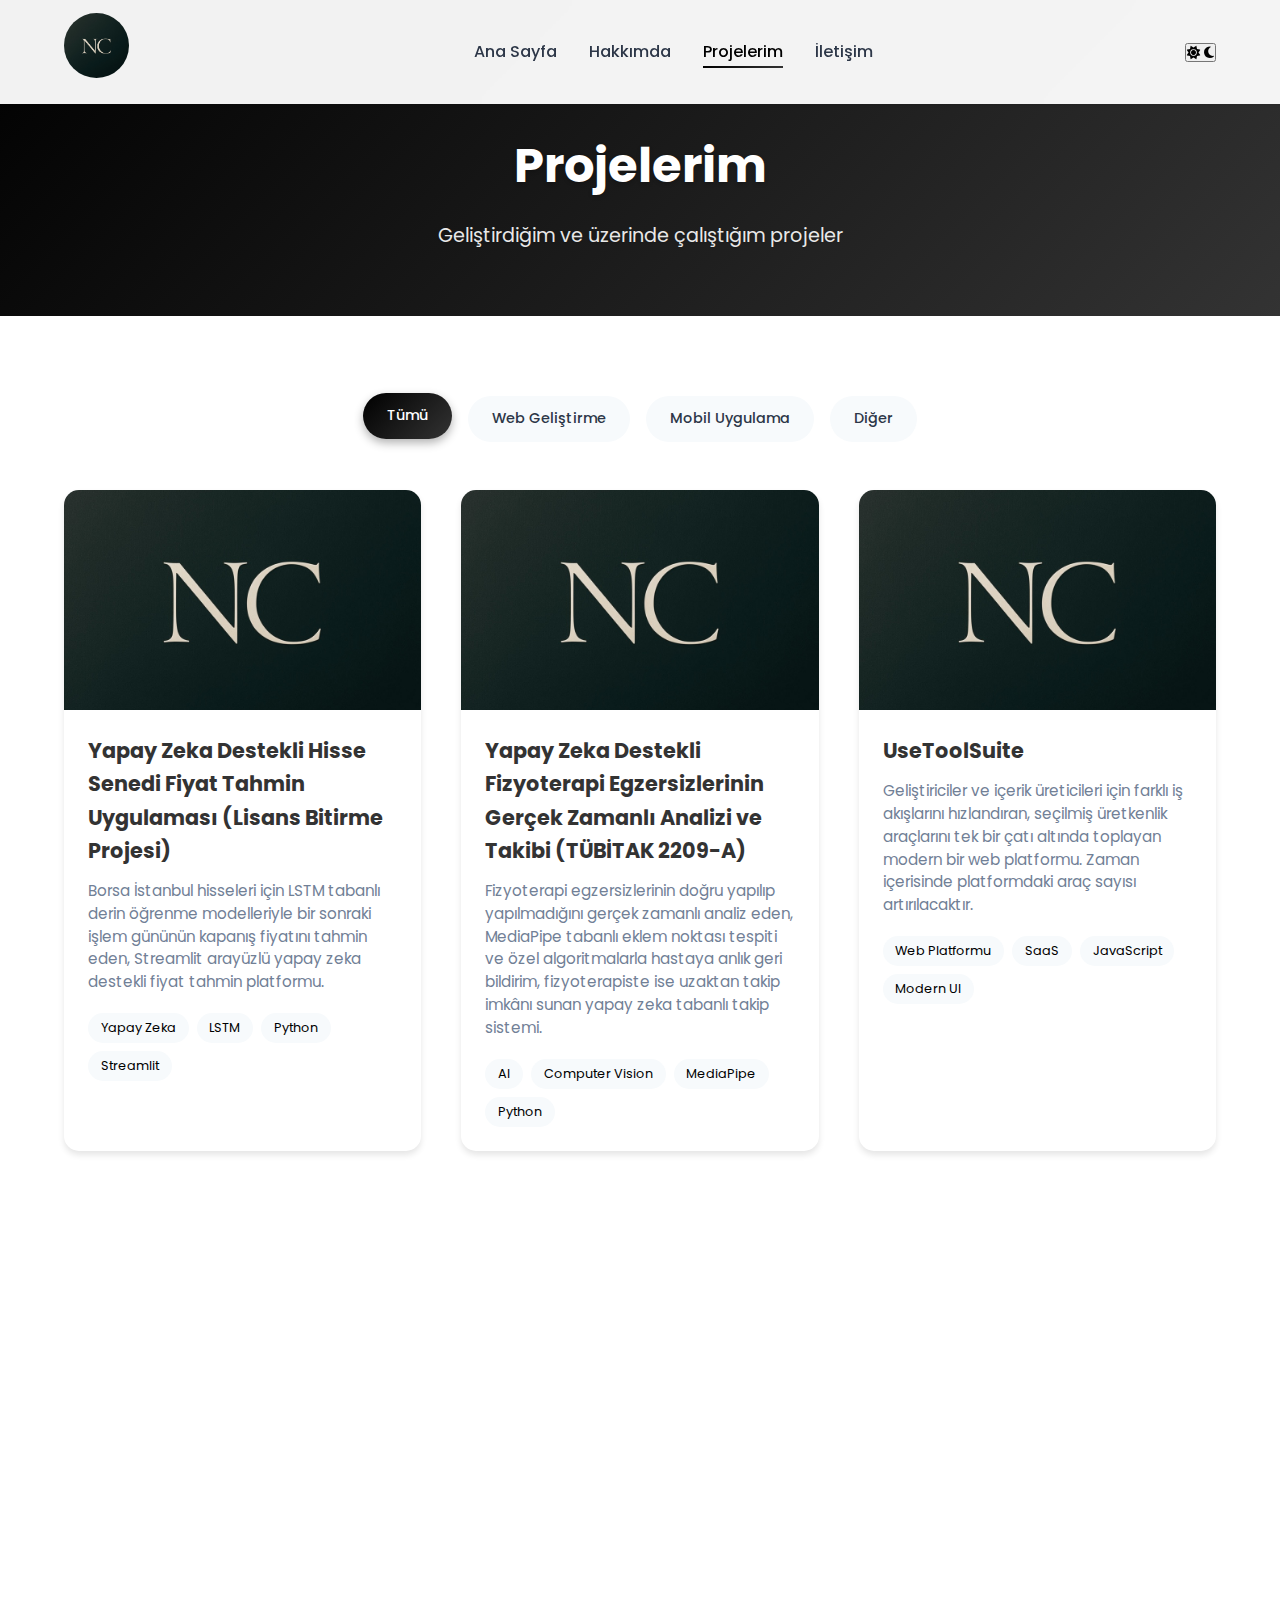
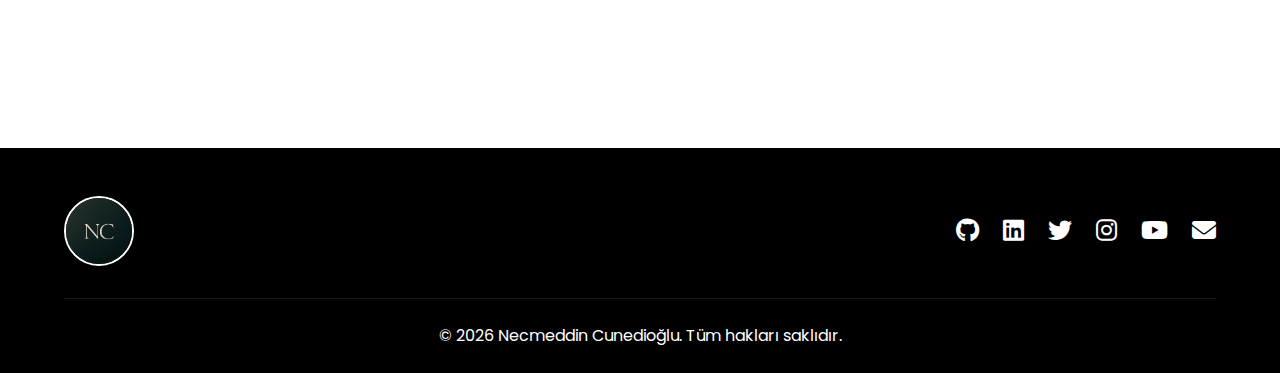
<file: projelerim.html>
<!DOCTYPE html>
<html lang="tr">
<head>
<!-- Google tag (gtag.js) -->
<script async src="https://www.googletagmanager.com/gtag/js?id=G-QRSGNV3GF5"></script>
<script>
  window.dataLayer = window.dataLayer || [];
  function gtag(){dataLayer.push(arguments);}
  gtag('js', new Date());
  gtag('config', 'G-QRSGNV3GF5');
</script>
    <meta charset="UTF-8">
    <meta name="viewport" content="width=device-width, initial-scale=1.0">
    <title>Necmeddin Cünedioğlu | Projelerim</title>
    <link rel="stylesheet" href="css/style.css">
    <link rel="stylesheet" href="css/projelerim.css">
    <link rel="stylesheet" href="https://cdnjs.cloudflare.com/ajax/libs/font-awesome/6.4.0/css/all.min.css">
    <link rel="preconnect" href="https://fonts.googleapis.com">
    <link rel="preconnect" href="https://fonts.gstatic.com" crossorigin>
    <link href="https://fonts.googleapis.com/css2?family=Poppins:wght@300;400;500;600;700&display=swap" rel="stylesheet">
</head>
<body>
    <div class="page-container">
        <!-- Navigation -->
        <nav class="navbar">
            <div class="navbar-container">
                <div class="logo"><a href="index.html"><img src="NCLogo.jpeg" alt="NC Logo"></a></div>
                <div class="menu-toggle">
                    <div class="bar"></div>
                    <div class="bar"></div>
                    <div class="bar"></div>
                </div>
                <ul class="nav-menu">
                    <li class="nav-item"><a href="index.html">Ana Sayfa</a></li>
                    <li class="nav-item"><a href="hakkimda.html">Hakkımda</a></li>
                    <li class="nav-item active"><a href="projelerim.html">Projelerim</a></li>
                    <!-- Notlarım sekmesi geçici olarak gizlendi
                    <li class="nav-item"><a href="notlarim.html">Notlarım</a></li>
                    -->
                    <li class="nav-item"><a href="iletisim.html">İletişim</a></li>
                </ul>
                <div class="theme-toggle">
                    <button id="theme-toggle-btn" aria-label="Tema değiştir">
                        <i class="fas fa-sun"></i>
                        <i class="fas fa-moon"></i>
                    </button>
                </div>
            </div>
        </nav>

        <!-- Page Header -->
        <header class="page-header">
            <div class="container">
                <h1>Projelerim</h1>
                <p>Geliştirdiğim ve üzerinde çalıştığım projeler</p>
            </div>
        </header>

        <!-- Projects Section -->
        <section class="projects-section">
            <div class="container">
                <!-- Project Filters -->
                <div class="project-filters">
                    <button class="filter-btn active" data-filter="all">Tümü</button>
                    <button class="filter-btn" data-filter="web">Web Geliştirme</button>
                    <button class="filter-btn" data-filter="mobile">Mobil Uygulama</button>
                    <button class="filter-btn" data-filter="other">Diğer</button>
                </div>

                <!-- Projects Grid -->
                <div class="projects-grid">
                    <!-- Project 1 - NTradeWeb -->
                    <article class="project-card" data-category="web">
                        <div class="project-image">
                            <img src="NCLogo.jpeg" alt="NTradeWeb Proje Kapak" />
                            <div class="project-overlay">
                                <div class="project-links">
                                    <a href="proje-ntradeweb.html" title="Proje detaylarını görüntüle">
                                        <i class="fas fa-arrow-right"></i>
                                    </a>
                                    <a href="https://youtu.be/3FCiwLvnG2A?si=cTjF_tZdQcPNP85L" target="_blank" rel="noopener noreferrer" title="Tanıtım videosunu YouTube'da aç">
                                        <i class="fab fa-youtube"></i>
                                    </a>
                                </div>
                            </div>
                        </div>
                        <div class="project-info">
                            <h3>Yapay Zeka Destekli Hisse Senedi Fiyat Tahmin Uygulaması (Lisans Bitirme Projesi)</h3>
                            <p>
                                Borsa İstanbul hisseleri için LSTM tabanlı derin öğrenme modelleriyle bir sonraki
                                işlem gününün kapanış fiyatını tahmin eden, Streamlit arayüzlü yapay zeka destekli
                                fiyat tahmin platformu.
                            </p>
                            <div class="project-tech">
                                <span class="tech-tag">Yapay Zeka</span>
                                <span class="tech-tag">LSTM</span>
                                <span class="tech-tag">Python</span>
                                <span class="tech-tag">Streamlit</span>
                            </div>
                        </div>
                    </article>

                    <!-- Project 2 - Yapay Zeka Destekli Fizyoterapi Egzersiz Analizi -->
                    <article class="project-card" data-category="web">
                        <div class="project-image">
                            <img src="NCLogo.jpeg" alt="Yapay Zeka Destekli Fizyoterapi Egzersiz Analizi Proje Kapak" />
                            <div class="project-overlay">
                                <div class="project-links">
                                    <a href="proje-fizyoterapi-ai.html" title="Proje detaylarını görüntüle">
                                        <i class="fas fa-arrow-right"></i>
                                    </a>
                                    <a href="https://youtu.be/7voz0SFNclM?si=Nc0eN8mx0c4U6vdF" target="_blank" rel="noopener noreferrer" title="Tanıtım videosunu YouTube'da aç">
                                        <i class="fab fa-youtube"></i>
                                    </a>
                                </div>
                            </div>
                        </div>
                        <div class="project-info">
                            <h3>Yapay Zeka Destekli Fizyoterapi Egzersizlerinin Gerçek Zamanlı Analizi ve Takibi (TÜBİTAK 2209-A)</h3>
                            <p>
                                Fizyoterapi egzersizlerinin doğru yapılıp yapılmadığını gerçek zamanlı analiz eden,
                                MediaPipe tabanlı eklem noktası tespiti ve özel algoritmalarla hastaya anlık geri
                                bildirim, fizyoterapiste ise uzaktan takip imkânı sunan yapay zeka tabanlı takip sistemi.
                            </p>
                            <div class="project-tech">
                                <span class="tech-tag">AI</span>
                                <span class="tech-tag">Computer Vision</span>
                                <span class="tech-tag">MediaPipe</span>
                                <span class="tech-tag">Python</span>
                            </div>
                        </div>
                    </article>

                    <!-- Project 3 - UseToolSuite -->
                    <article class="project-card" data-category="web">
                        <div class="project-image">
                            <img src="NCLogo.jpeg" alt="UseToolSuite Proje Kapak" />
                            <div class="project-overlay">
                                <div class="project-links">
                                    <a href="proje-usetoolsuite.html" title="Proje detaylarını görüntüle">
                                        <i class="fas fa-arrow-right"></i>
                                    </a>
                                    <a href="https://usetoolsuite.com/" target="_blank" rel="noopener noreferrer" title="UseToolSuite platformunu yeni sekmede aç">
                                        <i class="fas fa-external-link-alt"></i>
                                    </a>
                                </div>
                            </div>
                        </div>
                        <div class="project-info">
                            <h3>UseToolSuite</h3>
                            <p>
                                Geliştiriciler ve içerik üreticileri için farklı iş akışlarını hızlandıran, seçilmiş üretkenlik araçlarını tek bir çatı altında toplayan modern bir web platformu.
                                Zaman içerisinde platformdaki araç sayısı artırılacaktır.
                            </p>
                            <div class="project-tech">
                                <span class="tech-tag">Web Platformu</span>
                                <span class="tech-tag">SaaS</span>
                                <span class="tech-tag">JavaScript</span>
                                <span class="tech-tag">Modern UI</span>
                            </div>
                        </div>
                    </article>

                    <!-- Project 4 - PomoStat -->
                    <article class="project-card" data-category="web">
                        <div class="project-image">
                            <img src="NCLogo.jpeg" alt="PomoStat Proje Kapak" />
                            <div class="project-overlay">
                                <div class="project-links">
                                    <a href="proje-pomostat.html" title="Proje detaylarını görüntüle">
                                        <i class="fas fa-arrow-right"></i>
                                    </a>
                                    <a href="https://pomostat.com/" target="_blank" rel="noopener noreferrer" title="PomoStat uygulamasını yeni sekmede aç">
                                        <i class="fas fa-external-link-alt"></i>
                                    </a>
                                </div>
                            </div>
                        </div>
                        <div class="project-info">
                            <h3>PomoStat</h3>
                            <p>
                                Pomodoro ve analiz ekranını birleştirerek zamanın nasıl geçtiğini grafiklerle görünür kılan; kişisel ihtiyaçlar doğrultusunda geliştirilmiş odak/alışkanlık takip web uygulaması.
                            </p>
                            <div class="project-tech">
                                <span class="tech-tag">React</span>
                                <span class="tech-tag">Vite</span>
                                <span class="tech-tag">Supabase</span>
                                <span class="tech-tag">D3.js</span>
                            </div>
                        </div>
                    </article>
                </div>
            </div>
        </section>

        <!-- Footer -->
        <footer>
            <div class="container">
                <div class="footer-content">
                    <div class="footer-logo"><img src="NCLogo.jpeg" alt="NC Logo"></div>
                    <div class="social-links">
                        <a href="https://github.com/necmeddinn" target="_blank"><i class="fab fa-github"></i></a>
                        <a href="https://www.linkedin.com/in/necmeddincunedioglu/" target="_blank"><i class="fab fa-linkedin"></i></a>
                        <a href="https://x.com/necmeddin_1?s=21" target="_blank"><i class="fab fa-twitter"></i></a>
                        <a href="https://www.instagram.com/necmeddin_1?igsh=MTdobDNxcmhlMzJ6dg==" target="_blank"><i class="fab fa-instagram"></i></a>
                        <a href="https://www.youtube.com/@necmeddin_1" target="_blank"><i class="fab fa-youtube"></i></a>
                        <a href="mailto:necmeddincunedioglu@gmail.com"><i class="fas fa-envelope"></i></a>
                    </div>
                </div>
                <div class="footer-bottom">
                    <p>&copy; <span id="current-year">2023</span> Necmeddin Cunedioğlu. Tüm hakları saklıdır.</p>
                </div>
            </div>
        </footer>
    </div>

    <script src="js/script.js"></script>
    <script src="js/projelerim.js"></script>
    <script src="js/theme.js"></script>
</body>
</html>
</file>
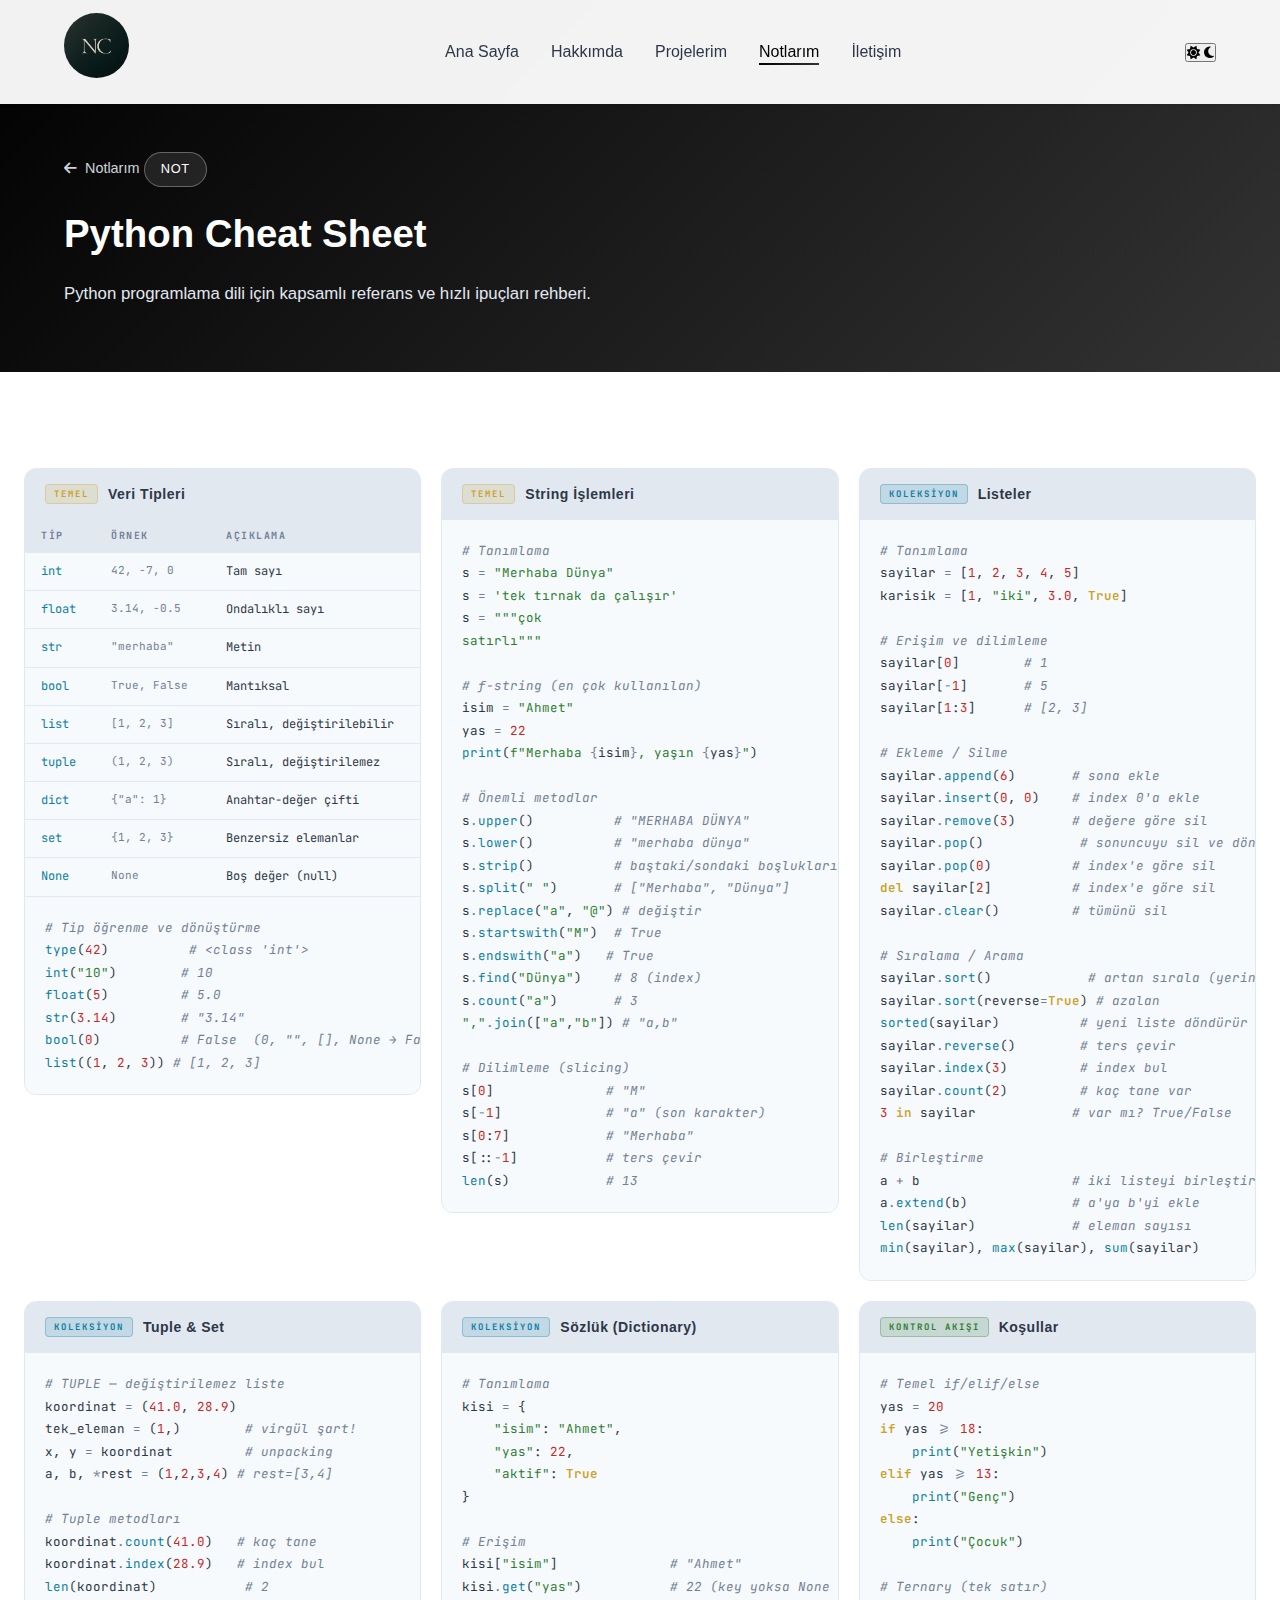
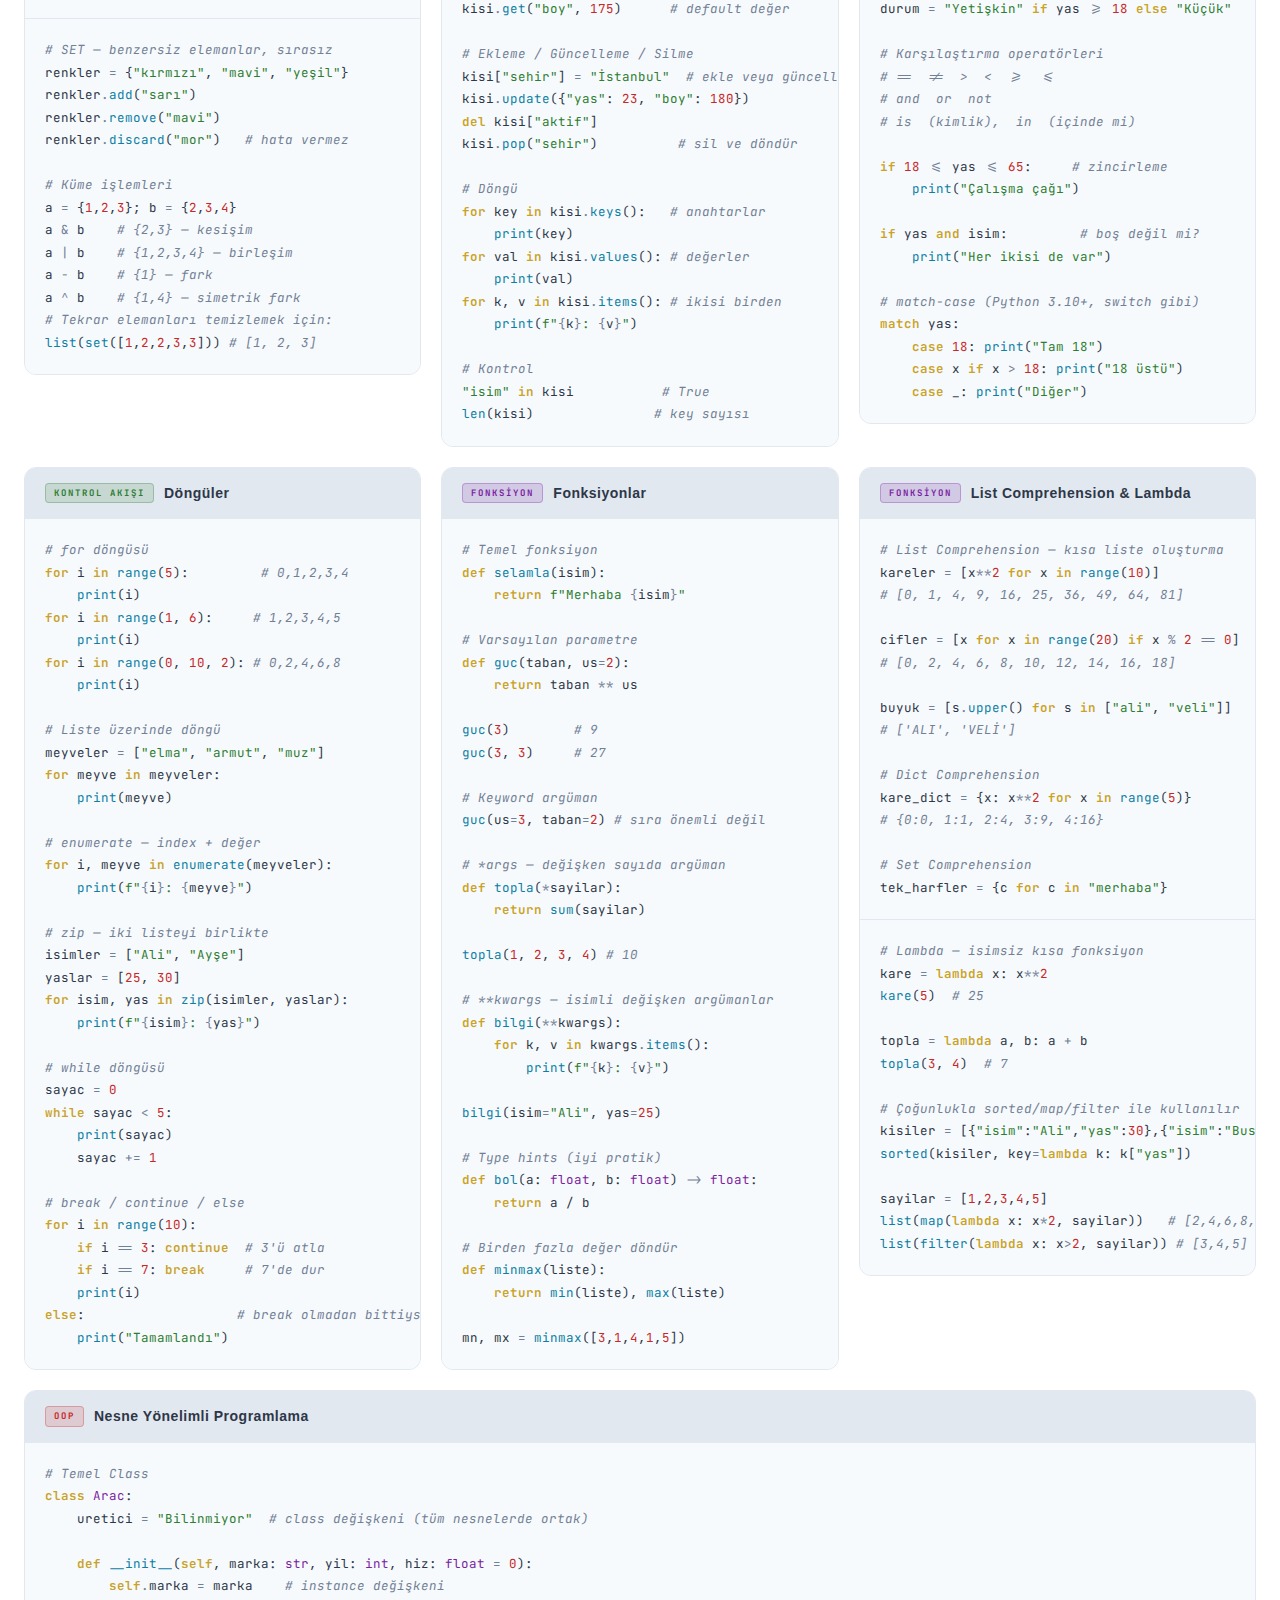
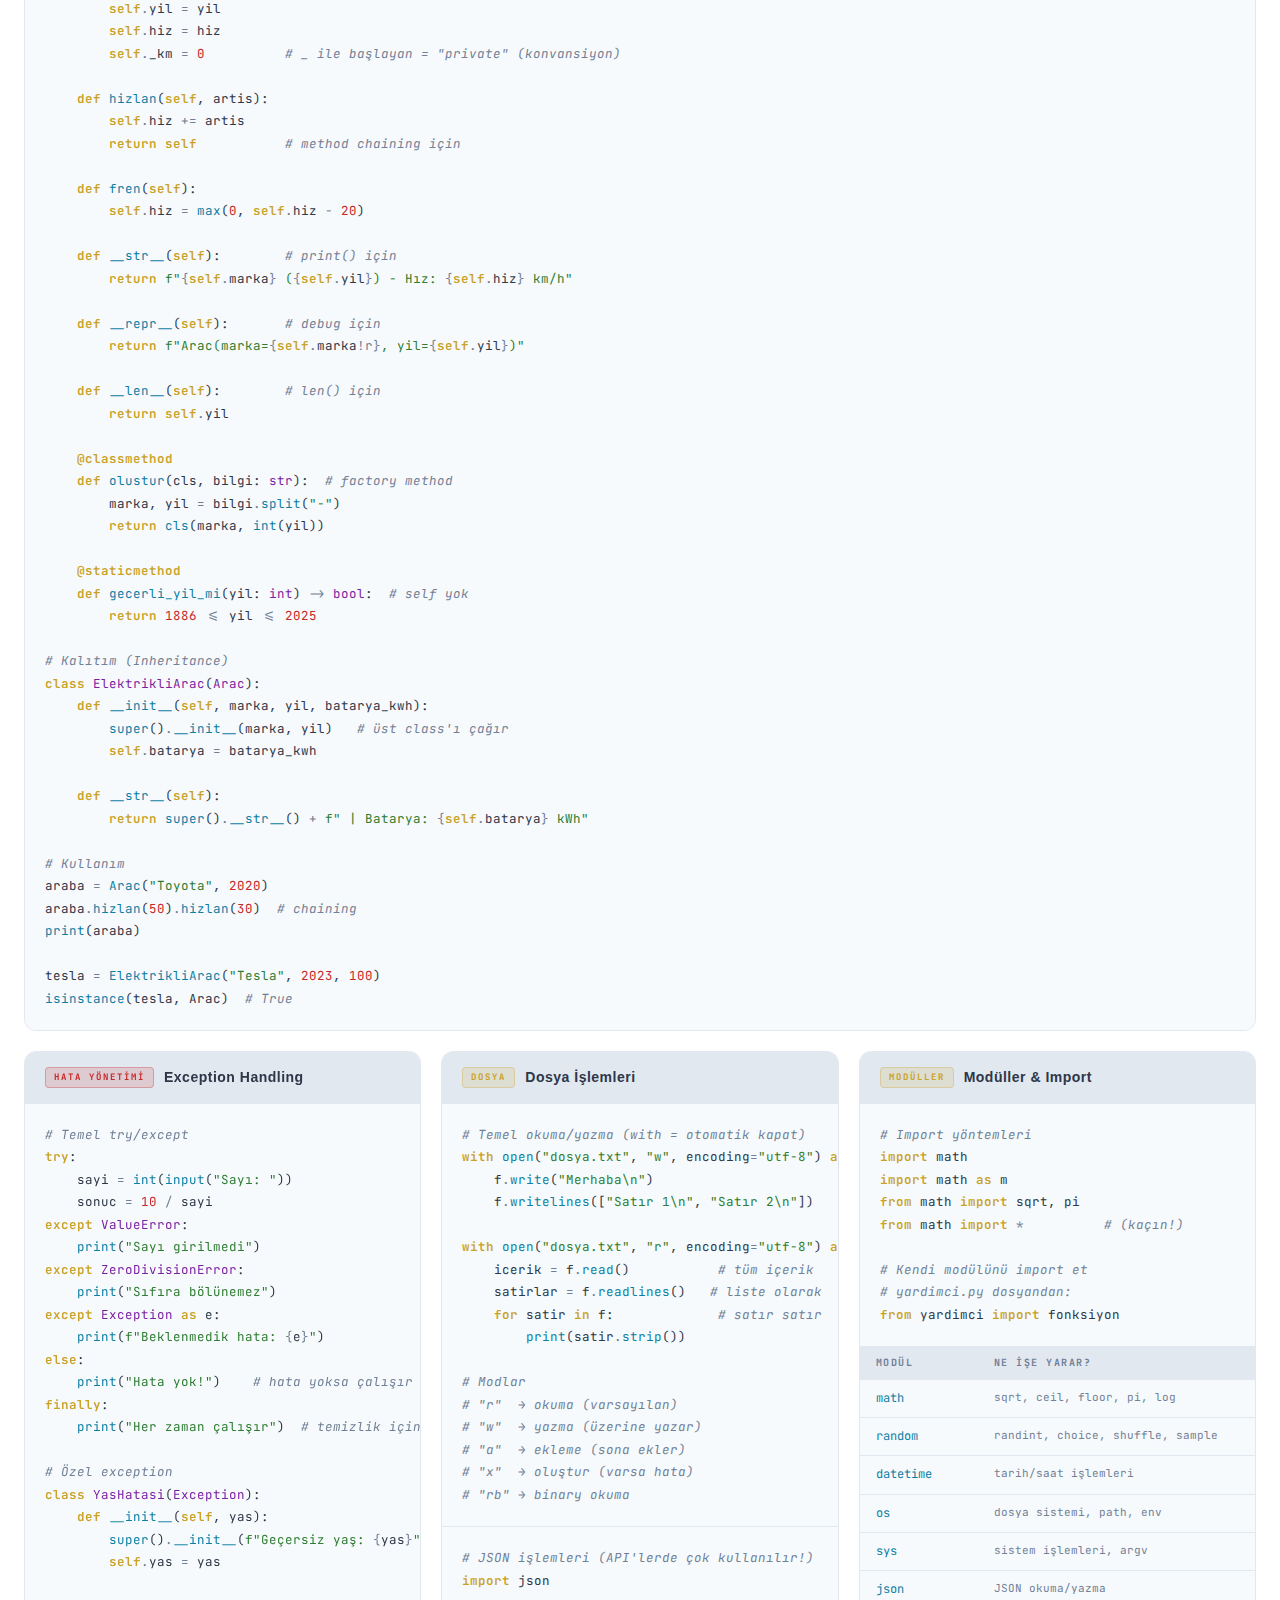
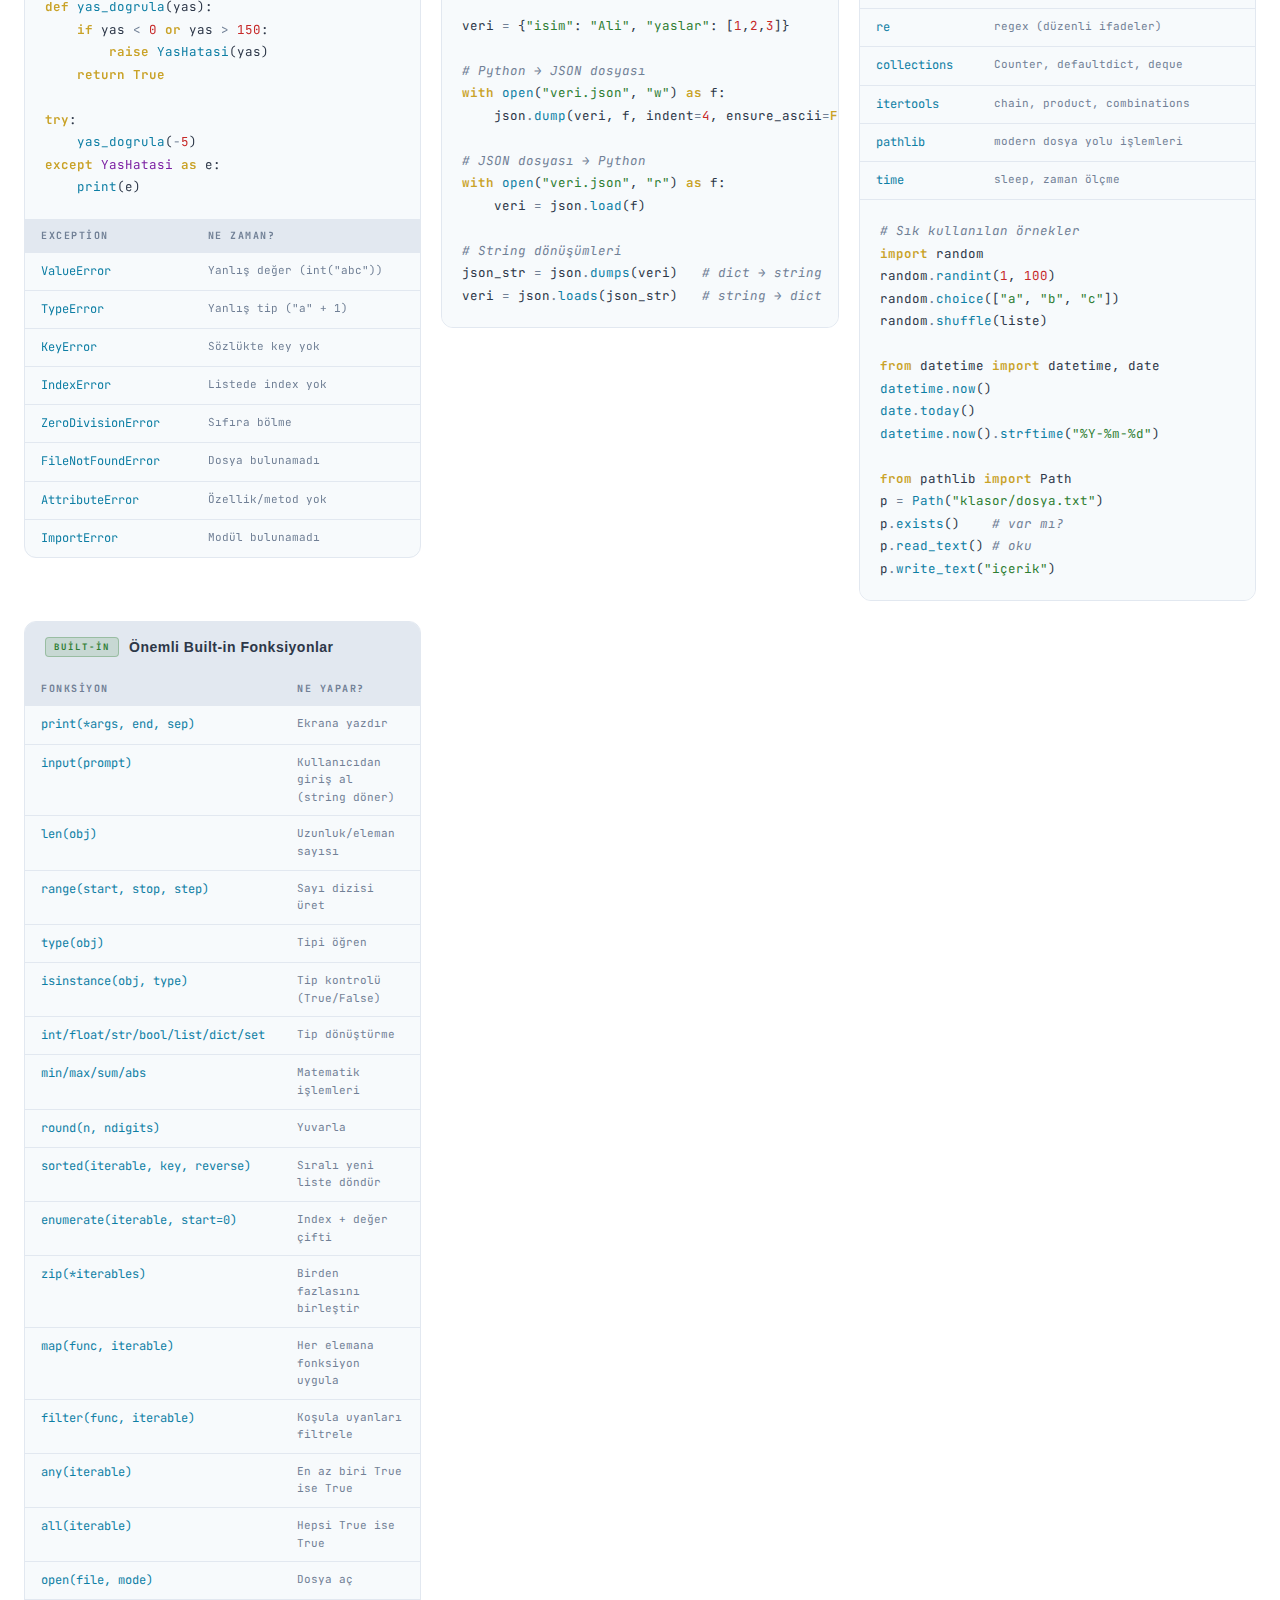
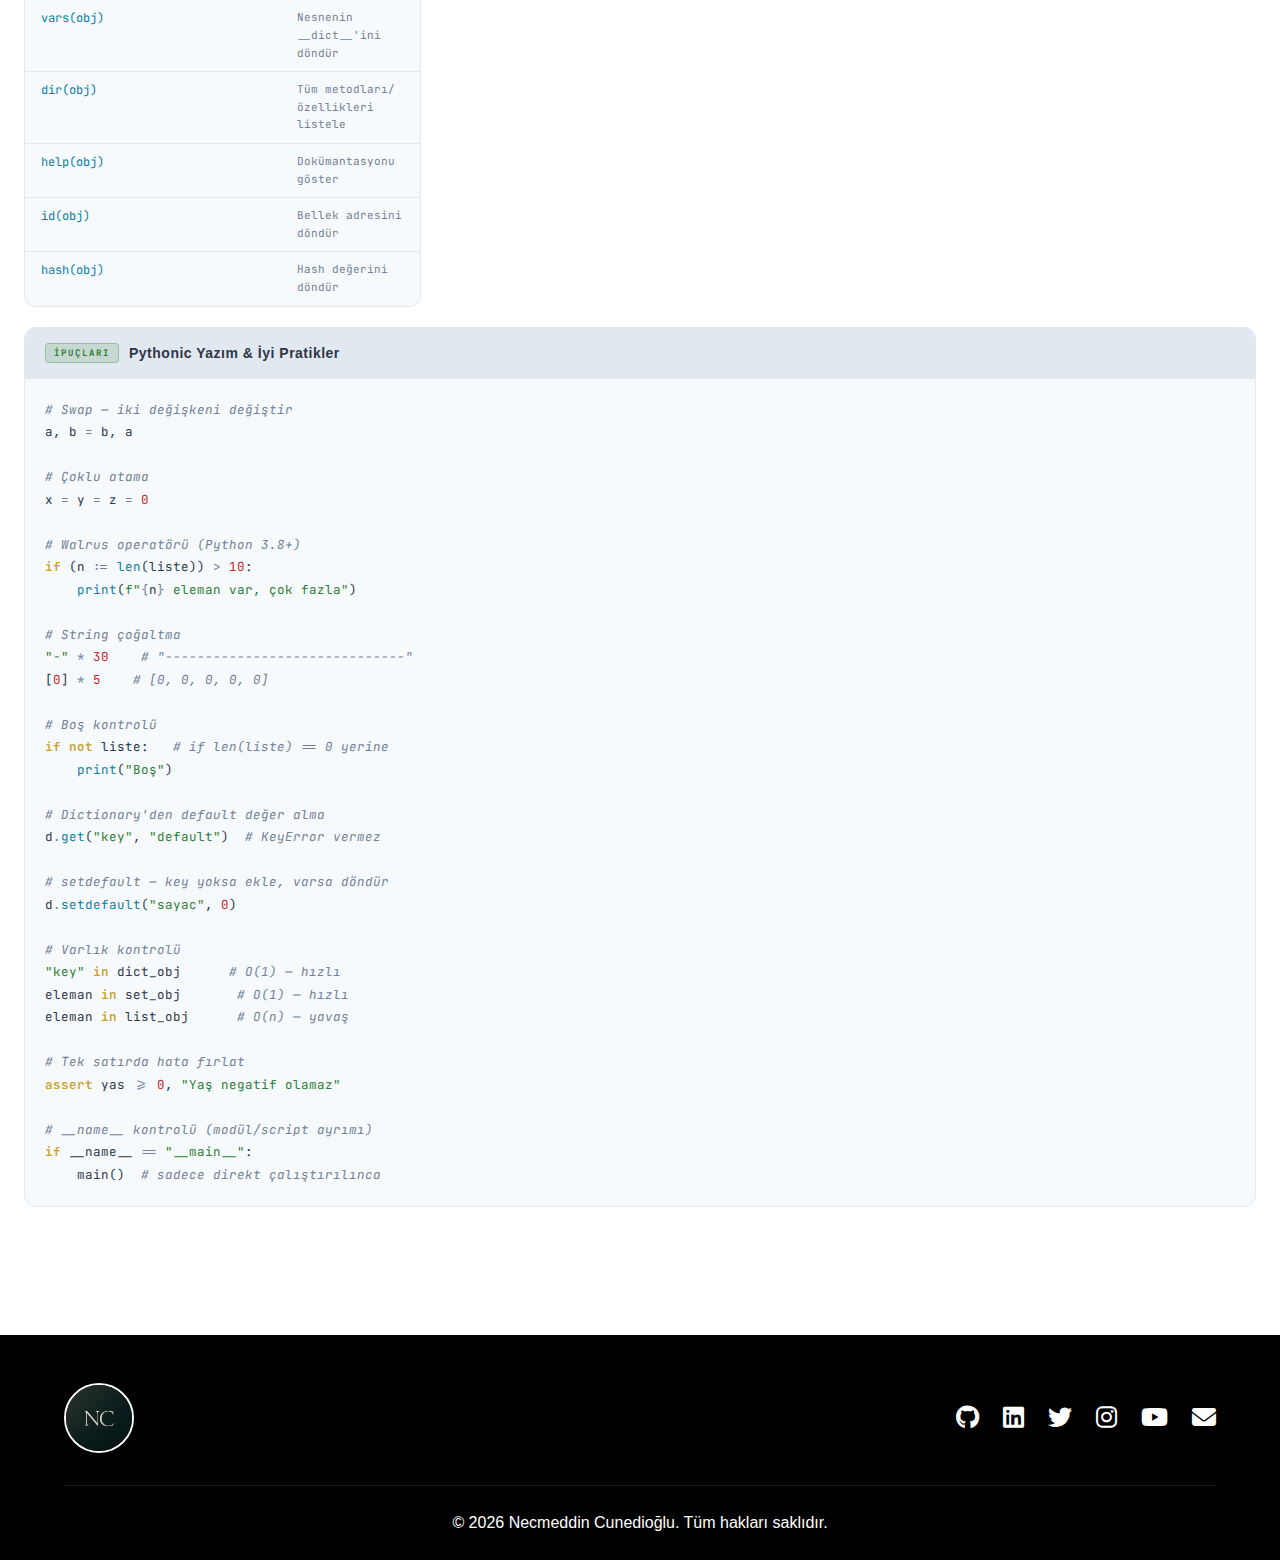
<file: python-cheatsheet.html>
<!DOCTYPE html>
<html lang="tr">
<head>
<!-- Google tag (gtag.js) -->
<script async src="https://www.googletagmanager.com/gtag/js?id=G-QRSGNV3GF5"></script>
<script>
  window.dataLayer = window.dataLayer || [];
  function gtag(){dataLayer.push(arguments);}
  gtag('js', new Date());
  gtag('config', 'G-QRSGNV3GF5');
</script>
<meta charset="UTF-8">
<meta name="viewport" content="width=device-width, initial-scale=1.0">
<title>Python Cheat Sheet | Necmeddin Cunedioglu</title>
<link rel="stylesheet" href="css/style.css">
<link rel="stylesheet" href="css/proje-detay.css">
<link rel="stylesheet" href="https://cdnjs.cloudflare.com/ajax/libs/font-awesome/6.4.0/css/all.min.css">
<link rel="preconnect" href="https://fonts.googleapis.com">
<link rel="preconnect" href="https://fonts.gstatic.com" crossorigin>
<link href="https://fonts.googleapis.com/css2?family=JetBrains+Mono:wght@400;600;700&family=Syne:wght@400;600;700;800&display=swap" rel="stylesheet">
<style>
  /* Python Cheat Sheet — theme variables from site */
  .python-cheatsheet-page {
    --py-surface: var(--bg-secondary);
    --py-surface2: var(--border-color);
    --py-accent: #c9a227;
    --py-accent2: #0d7ea4;
    --py-accent3: #2e7d32;
    --py-accent4: #c62828;
    --py-accent5: #7b1fa2;
    --py-keyword: #c9a227;
    --py-func: #0d7ea4;
    --py-string: #2e7d32;
    --py-comment: var(--light-text);
    --py-number: #c62828;
    --py-type: #7b1fa2;
  }
  [data-theme="dark"] .python-cheatsheet-page {
    --py-surface: #1a1a1a;
    --py-surface2: #252525;
    --py-accent: #f0c040;
    --py-accent2: #4fc3f7;
    --py-accent3: #a5d6a7;
    --py-accent4: #ef9a9a;
    --py-accent5: #ce93d8;
    --py-keyword: #f0c040;
    --py-func: #4fc3f7;
    --py-string: #a5d6a7;
    --py-comment: #6b7280;
    --py-number: #ef9a9a;
    --py-type: #ce93d8;
  }

  .python-cheatsheet-page * { box-sizing: border-box; }

  .python-cheatsheet-page .py-toc {
    display: flex;
    flex-wrap: wrap;
    gap: 8px;
    margin-top: 1rem;
  }
  .python-cheatsheet-page .py-toc a {
    text-decoration: none;
    color: var(--light-text);
    font-size: 11px;
    border: 1px solid var(--border-color);
    padding: 4px 10px;
    border-radius: 20px;
    letter-spacing: 1px;
    text-transform: uppercase;
    transition: all 0.2s;
    font-family: 'JetBrains Mono', monospace;
  }
  .python-cheatsheet-page .py-toc a:hover {
    color: var(--secondary-color);
    border-color: var(--secondary-color);
  }

  .python-cheatsheet-page main {
    max-width: 1400px;
    margin: 0 auto;
    padding: 2rem 1.5rem 3rem;
    display: grid;
    grid-template-columns: repeat(auto-fill, minmax(380px, 1fr));
    gap: 20px;
    align-items: start;
  }

  .python-cheatsheet-page .card {
    background: var(--py-surface);
    border: 1px solid var(--border-color);
    border-radius: 12px;
    overflow: hidden;
    transition: border-color 0.2s;
    min-width: 0;
  }
  .python-cheatsheet-page .card:hover { border-color: var(--light-text); }
  .python-cheatsheet-page .card.wide { grid-column: 1 / -1; }

  .python-cheatsheet-page .card-header {
    padding: 14px 20px;
    border-bottom: 1px solid var(--border-color);
    display: flex;
    align-items: center;
    gap: 10px;
    background: var(--py-surface2);
  }
  .python-cheatsheet-page .card-header .tag {
    font-size: 9px;
    font-weight: 700;
    letter-spacing: 2px;
    text-transform: uppercase;
    font-family: 'JetBrains Mono', monospace;
    padding: 2px 8px;
    border-radius: 4px;
    background: rgba(201,162,39,0.15);
    color: var(--py-accent);
    border: 1px solid rgba(201,162,39,0.3);
  }
  [data-theme="dark"] .python-cheatsheet-page .card-header .tag {
    background: rgba(240,192,64,0.1);
    border-color: rgba(240,192,64,0.2);
  }
  .python-cheatsheet-page .card-header .tag.blue {
    background: rgba(13,126,164,0.15);
    color: var(--py-accent2);
    border-color: rgba(13,126,164,0.3);
  }
  [data-theme="dark"] .python-cheatsheet-page .card-header .tag.blue {
    background: rgba(79,195,247,0.1);
    color: var(--py-accent2);
    border-color: rgba(79,195,247,0.2);
  }
  .python-cheatsheet-page .card-header .tag.green {
    background: rgba(46,125,50,0.15);
    color: var(--py-accent3);
    border-color: rgba(46,125,50,0.3);
  }
  [data-theme="dark"] .python-cheatsheet-page .card-header .tag.green {
    background: rgba(165,214,167,0.1);
    color: var(--py-accent3);
    border-color: rgba(165,214,167,0.2);
  }
  .python-cheatsheet-page .card-header .tag.red {
    background: rgba(198,40,40,0.15);
    color: var(--py-accent4);
    border-color: rgba(198,40,40,0.3);
  }
  [data-theme="dark"] .python-cheatsheet-page .card-header .tag.red {
    background: rgba(239,154,154,0.1);
    color: var(--py-accent4);
    border-color: rgba(239,154,154,0.2);
  }
  .python-cheatsheet-page .card-header .tag.purple {
    background: rgba(123,31,162,0.15);
    color: var(--py-accent5);
    border-color: rgba(123,31,162,0.3);
  }
  [data-theme="dark"] .python-cheatsheet-page .card-header .tag.purple {
    background: rgba(206,147,216,0.1);
    color: var(--py-accent5);
    border-color: rgba(206,147,216,0.2);
  }
  .python-cheatsheet-page .card-header h2 {
    font-size: 14px;
    font-weight: 700;
    letter-spacing: 0.5px;
    color: var(--text-color);
  }
  .python-cheatsheet-page .card-body { padding: 0; }

  .python-cheatsheet-page pre {
    padding: 20px;
    font-family: 'JetBrains Mono', monospace;
    font-size: 12.5px;
    line-height: 1.8;
    overflow-x: auto;
    tab-size: 4;
    background: var(--py-surface);
    color: var(--text-color);
    -webkit-overflow-scrolling: touch;
  }

  .python-cheatsheet-page .kw { color: var(--py-keyword); font-weight: 600; }
  .python-cheatsheet-page .fn { color: var(--py-func); }
  .python-cheatsheet-page .st { color: var(--py-string); }
  .python-cheatsheet-page .cm { color: var(--py-comment); font-style: italic; }
  .python-cheatsheet-page .nm { color: var(--py-number); }
  .python-cheatsheet-page .tp { color: var(--py-type); }
  .python-cheatsheet-page .op { color: var(--light-text); }
  .python-cheatsheet-page .pn { color: var(--text-color); }

  .python-cheatsheet-page .divider {
    border: none;
    border-top: 1px solid var(--border-color);
    margin: 0;
  }

  .python-cheatsheet-page table {
    width: 100%;
    border-collapse: collapse;
    font-family: 'JetBrains Mono', monospace;
    font-size: 12px;
    min-width: 320px;
  }
  .python-cheatsheet-page th {
    background: var(--py-surface2);
    padding: 8px 16px;
    text-align: left;
    color: var(--light-text);
    font-size: 10px;
    letter-spacing: 1.5px;
    text-transform: uppercase;
    border-bottom: 1px solid var(--border-color);
  }
  .python-cheatsheet-page td {
    padding: 9px 16px;
    border-bottom: 1px solid var(--border-color);
    vertical-align: top;
    line-height: 1.6;
    color: var(--text-color);
  }
  .python-cheatsheet-page tr:last-child td { border-bottom: none; }
  .python-cheatsheet-page td:first-child { color: var(--py-accent2); }
  .python-cheatsheet-page td:nth-child(2) { color: var(--light-text); font-size: 11px; }
  .python-cheatsheet-page tr:hover td { background: var(--bg-color); opacity: 0.95; }

  .python-cheatsheet-page .info {
    margin: 0;
    padding: 14px 20px;
    background: rgba(201,162,39,0.08);
    border-left: 3px solid var(--py-accent);
    font-size: 12px;
    color: var(--light-text);
    line-height: 1.7;
    font-family: 'JetBrains Mono', monospace;
  }
  [data-theme="dark"] .python-cheatsheet-page .info {
    background: rgba(240,192,64,0.05);
  }
  .python-cheatsheet-page .info strong { color: var(--secondary-color); }

  @media (max-width: 900px) {
    .python-cheatsheet-page main {
      grid-template-columns: 1fr;
      padding: 1.5rem 1rem 2rem;
    }
    .python-cheatsheet-page .card.wide { grid-column: 1; }
  }

  @media (max-width: 600px) {
    .python-cheatsheet-page main { padding: 1rem 12px 2rem; }
    .python-cheatsheet-page .card-header,
    .python-cheatsheet-page pre { padding: 12px 14px; }
    .python-cheatsheet-page pre { font-size: 11.5px; }
    .python-cheatsheet-page table { display: block; overflow-x: auto; -webkit-overflow-scrolling: touch; }
    .python-cheatsheet-page th,
    .python-cheatsheet-page td { white-space: nowrap; }
  }
</style>
</head>
<body>
<div class="page-container">
  <nav class="navbar">
    <div class="navbar-container">
      <div class="logo"><a href="index.html"><img src="NCLogo.jpeg" alt="NC Logo"></a></div>
      <div class="menu-toggle">
        <div class="bar"></div>
        <div class="bar"></div>
        <div class="bar"></div>
      </div>
      <ul class="nav-menu">
        <li class="nav-item"><a href="index.html">Ana Sayfa</a></li>
        <li class="nav-item"><a href="hakkimda.html">Hakkımda</a></li>
        <li class="nav-item"><a href="projelerim.html">Projelerim</a></li>
        <li class="nav-item active"><a href="notlarim.html">Notlarım</a></li>
        <li class="nav-item"><a href="iletisim.html">İletişim</a></li>
      </ul>
      <div class="theme-toggle">
        <button id="theme-toggle-btn" aria-label="Tema değiştir">
          <i class="fas fa-sun"></i>
          <i class="fas fa-moon"></i>
        </button>
      </div>
    </div>
  </nav>

  <header class="project-detail-header">
    <div class="container">
      <a href="notlarim.html" class="back-link"><i class="fas fa-arrow-left"></i> Notlarım</a>
      <span class="project-badge">Not</span>
      <h1>Python Cheat Sheet</h1>
      <p class="subtitle">Python programlama dili için kapsamlı referans ve hızlı ipuçları rehberi.</p>
    </div>
  </header>

  <div class="project-detail-main">
    <div class="python-cheatsheet-page">
<main>

  <!-- VERİ TİPLERİ -->
  <div class="card" id="veri-tipleri">
    <div class="card-header"><span class="tag">temel</span><h2>Veri Tipleri</h2></div>
    <div class="card-body">
      <table>
        <tr><th>Tip</th><th>Örnek</th><th>Açıklama</th></tr>
        <tr><td>int</td><td>42, -7, 0</td><td>Tam sayı</td></tr>
        <tr><td>float</td><td>3.14, -0.5</td><td>Ondalıklı sayı</td></tr>
        <tr><td>str</td><td>"merhaba"</td><td>Metin</td></tr>
        <tr><td>bool</td><td>True, False</td><td>Mantıksal</td></tr>
        <tr><td>list</td><td>[1, 2, 3]</td><td>Sıralı, değiştirilebilir</td></tr>
        <tr><td>tuple</td><td>(1, 2, 3)</td><td>Sıralı, değiştirilemez</td></tr>
        <tr><td>dict</td><td>{"a": 1}</td><td>Anahtar-değer çifti</td></tr>
        <tr><td>set</td><td>{1, 2, 3}</td><td>Benzersiz elemanlar</td></tr>
        <tr><td>None</td><td>None</td><td>Boş değer (null)</td></tr>
      </table>
      <hr class="divider">
      <pre><span class="cm"># Tip öğrenme ve dönüştürme</span>
<span class="fn">type</span>(<span class="nm">42</span>)          <span class="cm"># &lt;class 'int'&gt;</span>
<span class="fn">int</span>(<span class="st">"10"</span>)        <span class="cm"># 10</span>
<span class="fn">float</span>(<span class="nm">5</span>)         <span class="cm"># 5.0</span>
<span class="fn">str</span>(<span class="nm">3.14</span>)        <span class="cm"># "3.14"</span>
<span class="fn">bool</span>(<span class="nm">0</span>)          <span class="cm"># False  (0, "", [], None → False)</span>
<span class="fn">list</span>((<span class="nm">1</span>, <span class="nm">2</span>, <span class="nm">3</span>)) <span class="cm"># [1, 2, 3]</span></pre>
    </div>
  </div>

  <!-- STRING -->
  <div class="card" id="string">
    <div class="card-header"><span class="tag">temel</span><h2>String İşlemleri</h2></div>
    <div class="card-body">
      <pre><span class="cm"># Tanımlama</span>
s <span class="op">=</span> <span class="st">"Merhaba Dünya"</span>
s <span class="op">=</span> <span class="st">'tek tırnak da çalışır'</span>
s <span class="op">=</span> <span class="st">"""çok
satırlı"""</span>

<span class="cm"># f-string (en çok kullanılan)</span>
isim <span class="op">=</span> <span class="st">"Ahmet"</span>
yas <span class="op">=</span> <span class="nm">22</span>
<span class="fn">print</span>(<span class="st">f"Merhaba </span><span class="op">{</span>isim<span class="op">}</span><span class="st">, yaşın </span><span class="op">{</span>yas<span class="op">}</span><span class="st">"</span>)

<span class="cm"># Önemli metodlar</span>
s<span class="op">.</span><span class="fn">upper</span>()          <span class="cm"># "MERHABA DÜNYA"</span>
s<span class="op">.</span><span class="fn">lower</span>()          <span class="cm"># "merhaba dünya"</span>
s<span class="op">.</span><span class="fn">strip</span>()          <span class="cm"># baştaki/sondaki boşlukları sil</span>
s<span class="op">.</span><span class="fn">split</span>(<span class="st">" "</span>)       <span class="cm"># ["Merhaba", "Dünya"]</span>
s<span class="op">.</span><span class="fn">replace</span>(<span class="st">"a"</span>, <span class="st">"@"</span>) <span class="cm"># değiştir</span>
s<span class="op">.</span><span class="fn">startswith</span>(<span class="st">"M"</span>)  <span class="cm"># True</span>
s<span class="op">.</span><span class="fn">endswith</span>(<span class="st">"a"</span>)   <span class="cm"># True</span>
s<span class="op">.</span><span class="fn">find</span>(<span class="st">"Dünya"</span>)    <span class="cm"># 8 (index)</span>
s<span class="op">.</span><span class="fn">count</span>(<span class="st">"a"</span>)       <span class="cm"># 3</span>
<span class="st">","</span><span class="op">.</span><span class="fn">join</span>([<span class="st">"a"</span>,<span class="st">"b"</span>]) <span class="cm"># "a,b"</span>

<span class="cm"># Dilimleme (slicing)</span>
s[<span class="nm">0</span>]              <span class="cm"># "M"</span>
s[<span class="op">-</span><span class="nm">1</span>]             <span class="cm"># "a" (son karakter)</span>
s[<span class="nm">0</span>:<span class="nm">7</span>]            <span class="cm"># "Merhaba"</span>
s[::<span class="op">-</span><span class="nm">1</span>]           <span class="cm"># ters çevir</span>
<span class="fn">len</span>(s)            <span class="cm"># 13</span></pre>
    </div>
  </div>

  <!-- LİSTELER -->
  <div class="card" id="listeler">
    <div class="card-header"><span class="tag blue">koleksiyon</span><h2>Listeler</h2></div>
    <div class="card-body">
      <pre><span class="cm"># Tanımlama</span>
sayilar <span class="op">=</span> [<span class="nm">1</span>, <span class="nm">2</span>, <span class="nm">3</span>, <span class="nm">4</span>, <span class="nm">5</span>]
karisik <span class="op">=</span> [<span class="nm">1</span>, <span class="st">"iki"</span>, <span class="nm">3.0</span>, <span class="kw">True</span>]

<span class="cm"># Erişim ve dilimleme</span>
sayilar[<span class="nm">0</span>]        <span class="cm"># 1</span>
sayilar[<span class="op">-</span><span class="nm">1</span>]       <span class="cm"># 5</span>
sayilar[<span class="nm">1</span>:<span class="nm">3</span>]      <span class="cm"># [2, 3]</span>

<span class="cm"># Ekleme / Silme</span>
sayilar<span class="op">.</span><span class="fn">append</span>(<span class="nm">6</span>)       <span class="cm"># sona ekle</span>
sayilar<span class="op">.</span><span class="fn">insert</span>(<span class="nm">0</span>, <span class="nm">0</span>)    <span class="cm"># index 0'a ekle</span>
sayilar<span class="op">.</span><span class="fn">remove</span>(<span class="nm">3</span>)       <span class="cm"># değere göre sil</span>
sayilar<span class="op">.</span><span class="fn">pop</span>()            <span class="cm"># sonuncuyu sil ve döndür</span>
sayilar<span class="op">.</span><span class="fn">pop</span>(<span class="nm">0</span>)          <span class="cm"># index'e göre sil</span>
<span class="kw">del</span> sayilar[<span class="nm">2</span>]          <span class="cm"># index'e göre sil</span>
sayilar<span class="op">.</span><span class="fn">clear</span>()         <span class="cm"># tümünü sil</span>

<span class="cm"># Sıralama / Arama</span>
sayilar<span class="op">.</span><span class="fn">sort</span>()            <span class="cm"># artan sırala (yerinde)</span>
sayilar<span class="op">.</span><span class="fn">sort</span>(reverse<span class="op">=</span><span class="kw">True</span>) <span class="cm"># azalan</span>
<span class="fn">sorted</span>(sayilar)          <span class="cm"># yeni liste döndürür</span>
sayilar<span class="op">.</span><span class="fn">reverse</span>()        <span class="cm"># ters çevir</span>
sayilar<span class="op">.</span><span class="fn">index</span>(<span class="nm">3</span>)         <span class="cm"># index bul</span>
sayilar<span class="op">.</span><span class="fn">count</span>(<span class="nm">2</span>)         <span class="cm"># kaç tane var</span>
<span class="nm">3</span> <span class="kw">in</span> sayilar            <span class="cm"># var mı? True/False</span>

<span class="cm"># Birleştirme</span>
a <span class="op">+</span> b                   <span class="cm"># iki listeyi birleştir</span>
a<span class="op">.</span><span class="fn">extend</span>(b)             <span class="cm"># a'ya b'yi ekle</span>
<span class="fn">len</span>(sayilar)            <span class="cm"># eleman sayısı</span>
<span class="fn">min</span>(sayilar), <span class="fn">max</span>(sayilar), <span class="fn">sum</span>(sayilar)</pre>
    </div>
  </div>

  <!-- TUPLE & SET -->
  <div class="card" id="tuple">
    <div class="card-header"><span class="tag blue">koleksiyon</span><h2>Tuple & Set</h2></div>
    <div class="card-body">
      <pre><span class="cm"># TUPLE — değiştirilemez liste</span>
koordinat <span class="op">=</span> (<span class="nm">41.0</span>, <span class="nm">28.9</span>)
tek_eleman <span class="op">=</span> (<span class="nm">1</span>,)        <span class="cm"># virgül şart!</span>
x, y <span class="op">=</span> koordinat         <span class="cm"># unpacking</span>
a, b, <span class="op">*</span>rest <span class="op">=</span> (<span class="nm">1</span>,<span class="nm">2</span>,<span class="nm">3</span>,<span class="nm">4</span>) <span class="cm"># rest=[3,4]</span>

<span class="cm"># Tuple metodları</span>
koordinat<span class="op">.</span><span class="fn">count</span>(<span class="nm">41.0</span>)   <span class="cm"># kaç tane</span>
koordinat<span class="op">.</span><span class="fn">index</span>(<span class="nm">28.9</span>)   <span class="cm"># index bul</span>
<span class="fn">len</span>(koordinat)           <span class="cm"># 2</span></pre>
      <hr class="divider">
      <pre><span class="cm"># SET — benzersiz elemanlar, sırasız</span>
renkler <span class="op">=</span> {<span class="st">"kırmızı"</span>, <span class="st">"mavi"</span>, <span class="st">"yeşil"</span>}
renkler<span class="op">.</span><span class="fn">add</span>(<span class="st">"sarı"</span>)
renkler<span class="op">.</span><span class="fn">remove</span>(<span class="st">"mavi"</span>)
renkler<span class="op">.</span><span class="fn">discard</span>(<span class="st">"mor"</span>)   <span class="cm"># hata vermez</span>

<span class="cm"># Küme işlemleri</span>
a <span class="op">=</span> {<span class="nm">1</span>,<span class="nm">2</span>,<span class="nm">3</span>}; b <span class="op">=</span> {<span class="nm">2</span>,<span class="nm">3</span>,<span class="nm">4</span>}
a <span class="op">&amp;</span> b    <span class="cm"># {2,3} — kesişim</span>
a <span class="op">|</span> b    <span class="cm"># {1,2,3,4} — birleşim</span>
a <span class="op">-</span> b    <span class="cm"># {1} — fark</span>
a <span class="op">^</span> b    <span class="cm"># {1,4} — simetrik fark</span>
<span class="cm"># Tekrar elemanları temizlemek için:</span>
<span class="fn">list</span>(<span class="fn">set</span>([<span class="nm">1</span>,<span class="nm">2</span>,<span class="nm">2</span>,<span class="nm">3</span>,<span class="nm">3</span>])) <span class="cm"># [1, 2, 3]</span></pre>
    </div>
  </div>

  <!-- SÖZLÜK -->
  <div class="card" id="sozluk">
    <div class="card-header"><span class="tag blue">koleksiyon</span><h2>Sözlük (Dictionary)</h2></div>
    <div class="card-body">
      <pre><span class="cm"># Tanımlama</span>
kisi <span class="op">=</span> {
    <span class="st">"isim"</span>: <span class="st">"Ahmet"</span>,
    <span class="st">"yas"</span>: <span class="nm">22</span>,
    <span class="st">"aktif"</span>: <span class="kw">True</span>
}

<span class="cm"># Erişim</span>
kisi[<span class="st">"isim"</span>]              <span class="cm"># "Ahmet"</span>
kisi<span class="op">.</span><span class="fn">get</span>(<span class="st">"yas"</span>)           <span class="cm"># 22 (key yoksa None döner)</span>
kisi<span class="op">.</span><span class="fn">get</span>(<span class="st">"boy"</span>, <span class="nm">175</span>)      <span class="cm"># default değer</span>

<span class="cm"># Ekleme / Güncelleme / Silme</span>
kisi[<span class="st">"sehir"</span>] <span class="op">=</span> <span class="st">"İstanbul"</span>  <span class="cm"># ekle veya güncelle</span>
kisi<span class="op">.</span><span class="fn">update</span>({<span class="st">"yas"</span>: <span class="nm">23</span>, <span class="st">"boy"</span>: <span class="nm">180</span>})
<span class="kw">del</span> kisi[<span class="st">"aktif"</span>]
kisi<span class="op">.</span><span class="fn">pop</span>(<span class="st">"sehir"</span>)          <span class="cm"># sil ve döndür</span>

<span class="cm"># Döngü</span>
<span class="kw">for</span> key <span class="kw">in</span> kisi<span class="op">.</span><span class="fn">keys</span>():   <span class="cm"># anahtarlar</span>
    <span class="fn">print</span>(key)
<span class="kw">for</span> val <span class="kw">in</span> kisi<span class="op">.</span><span class="fn">values</span>(): <span class="cm"># değerler</span>
    <span class="fn">print</span>(val)
<span class="kw">for</span> k, v <span class="kw">in</span> kisi<span class="op">.</span><span class="fn">items</span>(): <span class="cm"># ikisi birden</span>
    <span class="fn">print</span>(<span class="st">f"</span><span class="op">{</span>k<span class="op">}</span><span class="st">: </span><span class="op">{</span>v<span class="op">}</span><span class="st">"</span>)

<span class="cm"># Kontrol</span>
<span class="st">"isim"</span> <span class="kw">in</span> kisi           <span class="cm"># True</span>
<span class="fn">len</span>(kisi)               <span class="cm"># key sayısı</span></pre>
    </div>
  </div>

  <!-- KOŞULLAR -->
  <div class="card" id="kosullar">
    <div class="card-header"><span class="tag green">kontrol akışı</span><h2>Koşullar</h2></div>
    <div class="card-body">
      <pre><span class="cm"># Temel if/elif/else</span>
yas <span class="op">=</span> <span class="nm">20</span>
<span class="kw">if</span> yas <span class="op">&gt;=</span> <span class="nm">18</span>:
    <span class="fn">print</span>(<span class="st">"Yetişkin"</span>)
<span class="kw">elif</span> yas <span class="op">&gt;=</span> <span class="nm">13</span>:
    <span class="fn">print</span>(<span class="st">"Genç"</span>)
<span class="kw">else</span>:
    <span class="fn">print</span>(<span class="st">"Çocuk"</span>)

<span class="cm"># Ternary (tek satır)</span>
durum <span class="op">=</span> <span class="st">"Yetişkin"</span> <span class="kw">if</span> yas <span class="op">&gt;=</span> <span class="nm">18</span> <span class="kw">else</span> <span class="st">"Küçük"</span>

<span class="cm"># Karşılaştırma operatörleri</span>
<span class="cm"># ==  !=  &gt;  &lt;  &gt;=  &lt;=</span>
<span class="cm"># and  or  not</span>
<span class="cm"># is  (kimlik),  in  (içinde mi)</span>

<span class="kw">if</span> <span class="nm">18</span> <span class="op">&lt;=</span> yas <span class="op">&lt;=</span> <span class="nm">65</span>:     <span class="cm"># zincirleme</span>
    <span class="fn">print</span>(<span class="st">"Çalışma çağı"</span>)

<span class="kw">if</span> yas <span class="kw">and</span> isim:         <span class="cm"># boş değil mi?</span>
    <span class="fn">print</span>(<span class="st">"Her ikisi de var"</span>)

<span class="cm"># match-case (Python 3.10+, switch gibi)</span>
<span class="kw">match</span> yas:
    <span class="kw">case</span> <span class="nm">18</span>: <span class="fn">print</span>(<span class="st">"Tam 18"</span>)
    <span class="kw">case</span> x <span class="kw">if</span> x <span class="op">&gt;</span> <span class="nm">18</span>: <span class="fn">print</span>(<span class="st">"18 üstü"</span>)
    <span class="kw">case</span> _: <span class="fn">print</span>(<span class="st">"Diğer"</span>)</pre>
    </div>
  </div>

  <!-- DÖNGÜLER -->
  <div class="card" id="donguler">
    <div class="card-header"><span class="tag green">kontrol akışı</span><h2>Döngüler</h2></div>
    <div class="card-body">
      <pre><span class="cm"># for döngüsü</span>
<span class="kw">for</span> i <span class="kw">in</span> <span class="fn">range</span>(<span class="nm">5</span>):         <span class="cm"># 0,1,2,3,4</span>
    <span class="fn">print</span>(i)
<span class="kw">for</span> i <span class="kw">in</span> <span class="fn">range</span>(<span class="nm">1</span>, <span class="nm">6</span>):     <span class="cm"># 1,2,3,4,5</span>
    <span class="fn">print</span>(i)
<span class="kw">for</span> i <span class="kw">in</span> <span class="fn">range</span>(<span class="nm">0</span>, <span class="nm">10</span>, <span class="nm">2</span>): <span class="cm"># 0,2,4,6,8</span>
    <span class="fn">print</span>(i)

<span class="cm"># Liste üzerinde döngü</span>
meyveler <span class="op">=</span> [<span class="st">"elma"</span>, <span class="st">"armut"</span>, <span class="st">"muz"</span>]
<span class="kw">for</span> meyve <span class="kw">in</span> meyveler:
    <span class="fn">print</span>(meyve)

<span class="cm"># enumerate — index + değer</span>
<span class="kw">for</span> i, meyve <span class="kw">in</span> <span class="fn">enumerate</span>(meyveler):
    <span class="fn">print</span>(<span class="st">f"</span><span class="op">{</span>i<span class="op">}</span><span class="st">: </span><span class="op">{</span>meyve<span class="op">}</span><span class="st">"</span>)

<span class="cm"># zip — iki listeyi birlikte</span>
isimler <span class="op">=</span> [<span class="st">"Ali"</span>, <span class="st">"Ayşe"</span>]
yaslar <span class="op">=</span> [<span class="nm">25</span>, <span class="nm">30</span>]
<span class="kw">for</span> isim, yas <span class="kw">in</span> <span class="fn">zip</span>(isimler, yaslar):
    <span class="fn">print</span>(<span class="st">f"</span><span class="op">{</span>isim<span class="op">}</span><span class="st">: </span><span class="op">{</span>yas<span class="op">}</span><span class="st">"</span>)

<span class="cm"># while döngüsü</span>
sayac <span class="op">=</span> <span class="nm">0</span>
<span class="kw">while</span> sayac <span class="op">&lt;</span> <span class="nm">5</span>:
    <span class="fn">print</span>(sayac)
    sayac <span class="op">+=</span> <span class="nm">1</span>

<span class="cm"># break / continue / else</span>
<span class="kw">for</span> i <span class="kw">in</span> <span class="fn">range</span>(<span class="nm">10</span>):
    <span class="kw">if</span> i <span class="op">==</span> <span class="nm">3</span>: <span class="kw">continue</span>  <span class="cm"># 3'ü atla</span>
    <span class="kw">if</span> i <span class="op">==</span> <span class="nm">7</span>: <span class="kw">break</span>     <span class="cm"># 7'de dur</span>
    <span class="fn">print</span>(i)
<span class="kw">else</span>:                   <span class="cm"># break olmadan bittiyse</span>
    <span class="fn">print</span>(<span class="st">"Tamamlandı"</span>)</pre>
    </div>
  </div>

  <!-- FONKSİYONLAR -->
  <div class="card" id="fonksiyonlar">
    <div class="card-header"><span class="tag purple">fonksiyon</span><h2>Fonksiyonlar</h2></div>
    <div class="card-body">
      <pre><span class="cm"># Temel fonksiyon</span>
<span class="kw">def</span> <span class="fn">selamla</span>(isim):
    <span class="kw">return</span> <span class="st">f"Merhaba </span><span class="op">{</span>isim<span class="op">}</span><span class="st">"</span>

<span class="cm"># Varsayılan parametre</span>
<span class="kw">def</span> <span class="fn">guc</span>(taban, us<span class="op">=</span><span class="nm">2</span>):
    <span class="kw">return</span> taban <span class="op">**</span> us

<span class="fn">guc</span>(<span class="nm">3</span>)        <span class="cm"># 9</span>
<span class="fn">guc</span>(<span class="nm">3</span>, <span class="nm">3</span>)     <span class="cm"># 27</span>

<span class="cm"># Keyword argüman</span>
<span class="fn">guc</span>(us<span class="op">=</span><span class="nm">3</span>, taban<span class="op">=</span><span class="nm">2</span>) <span class="cm"># sıra önemli değil</span>

<span class="cm"># *args — değişken sayıda argüman</span>
<span class="kw">def</span> <span class="fn">topla</span>(<span class="op">*</span>sayilar):
    <span class="kw">return</span> <span class="fn">sum</span>(sayilar)

<span class="fn">topla</span>(<span class="nm">1</span>, <span class="nm">2</span>, <span class="nm">3</span>, <span class="nm">4</span>) <span class="cm"># 10</span>

<span class="cm"># **kwargs — isimli değişken argümanlar</span>
<span class="kw">def</span> <span class="fn">bilgi</span>(<span class="op">**</span>kwargs):
    <span class="kw">for</span> k, v <span class="kw">in</span> kwargs<span class="op">.</span><span class="fn">items</span>():
        <span class="fn">print</span>(<span class="st">f"</span><span class="op">{</span>k<span class="op">}</span><span class="st">: </span><span class="op">{</span>v<span class="op">}</span><span class="st">"</span>)

<span class="fn">bilgi</span>(isim<span class="op">=</span><span class="st">"Ali"</span>, yas<span class="op">=</span><span class="nm">25</span>)

<span class="cm"># Type hints (iyi pratik)</span>
<span class="kw">def</span> <span class="fn">bol</span>(a: <span class="tp">float</span>, b: <span class="tp">float</span>) <span class="op">-&gt;</span> <span class="tp">float</span>:
    <span class="kw">return</span> a / b

<span class="cm"># Birden fazla değer döndür</span>
<span class="kw">def</span> <span class="fn">minmax</span>(liste):
    <span class="kw">return</span> <span class="fn">min</span>(liste), <span class="fn">max</span>(liste)

mn, mx <span class="op">=</span> <span class="fn">minmax</span>([<span class="nm">3</span>,<span class="nm">1</span>,<span class="nm">4</span>,<span class="nm">1</span>,<span class="nm">5</span>])</pre>
    </div>
  </div>

  <!-- LIST COMPREHENSION & LAMBDA -->
  <div class="card" id="list-comp">
    <div class="card-header"><span class="tag purple">fonksiyon</span><h2>List Comprehension & Lambda</h2></div>
    <div class="card-body">
      <pre><span class="cm"># List Comprehension — kısa liste oluşturma</span>
kareler <span class="op">=</span> [x<span class="op">**</span><span class="nm">2</span> <span class="kw">for</span> x <span class="kw">in</span> <span class="fn">range</span>(<span class="nm">10</span>)]
<span class="cm"># [0, 1, 4, 9, 16, 25, 36, 49, 64, 81]</span>

cifler <span class="op">=</span> [x <span class="kw">for</span> x <span class="kw">in</span> <span class="fn">range</span>(<span class="nm">20</span>) <span class="kw">if</span> x <span class="op">%</span> <span class="nm">2</span> <span class="op">==</span> <span class="nm">0</span>]
<span class="cm"># [0, 2, 4, 6, 8, 10, 12, 14, 16, 18]</span>

buyuk <span class="op">=</span> [s<span class="op">.</span><span class="fn">upper</span>() <span class="kw">for</span> s <span class="kw">in</span> [<span class="st">"ali"</span>, <span class="st">"veli"</span>]]
<span class="cm"># ['ALI', 'VELİ']</span>

<span class="cm"># Dict Comprehension</span>
kare_dict <span class="op">=</span> {x: x<span class="op">**</span><span class="nm">2</span> <span class="kw">for</span> x <span class="kw">in</span> <span class="fn">range</span>(<span class="nm">5</span>)}
<span class="cm"># {0:0, 1:1, 2:4, 3:9, 4:16}</span>

<span class="cm"># Set Comprehension</span>
tek_harfler <span class="op">=</span> {c <span class="kw">for</span> c <span class="kw">in</span> <span class="st">"merhaba"</span>}
</pre>
      <hr class="divider">
      <pre><span class="cm"># Lambda — isimsiz kısa fonksiyon</span>
kare <span class="op">=</span> <span class="kw">lambda</span> x: x<span class="op">**</span><span class="nm">2</span>
<span class="fn">kare</span>(<span class="nm">5</span>)  <span class="cm"># 25</span>

topla <span class="op">=</span> <span class="kw">lambda</span> a, b: a <span class="op">+</span> b
<span class="fn">topla</span>(<span class="nm">3</span>, <span class="nm">4</span>)  <span class="cm"># 7</span>

<span class="cm"># Çoğunlukla sorted/map/filter ile kullanılır</span>
kisiler <span class="op">=</span> [{<span class="st">"isim"</span>:<span class="st">"Ali"</span>,<span class="st">"yas"</span>:<span class="nm">30</span>},{<span class="st">"isim"</span>:<span class="st">"Buse"</span>,<span class="st">"yas"</span>:<span class="nm">25</span>}]
<span class="fn">sorted</span>(kisiler, key<span class="op">=</span><span class="kw">lambda</span> k: k[<span class="st">"yas"</span>])

sayilar <span class="op">=</span> [<span class="nm">1</span>,<span class="nm">2</span>,<span class="nm">3</span>,<span class="nm">4</span>,<span class="nm">5</span>]
<span class="fn">list</span>(<span class="fn">map</span>(<span class="kw">lambda</span> x: x<span class="op">*</span><span class="nm">2</span>, sayilar))   <span class="cm"># [2,4,6,8,10]</span>
<span class="fn">list</span>(<span class="fn">filter</span>(<span class="kw">lambda</span> x: x<span class="op">&gt;</span><span class="nm">2</span>, sayilar)) <span class="cm"># [3,4,5]</span></pre>
    </div>
  </div>

  <!-- OOP -->
  <div class="card wide" id="oop">
    <div class="card-header"><span class="tag red">OOP</span><h2>Nesne Yönelimli Programlama</h2></div>
    <div class="card-body">
      <pre><span class="cm"># Temel Class</span>
<span class="kw">class</span> <span class="tp">Arac</span>:
    uretici <span class="op">=</span> <span class="st">"Bilinmiyor"</span>  <span class="cm"># class değişkeni (tüm nesnelerde ortak)</span>

    <span class="kw">def</span> <span class="fn">__init__</span>(<span class="kw">self</span>, marka: <span class="tp">str</span>, yil: <span class="tp">int</span>, hiz: <span class="tp">float</span> <span class="op">=</span> <span class="nm">0</span>):
        <span class="kw">self</span><span class="op">.</span>marka <span class="op">=</span> marka    <span class="cm"># instance değişkeni</span>
        <span class="kw">self</span><span class="op">.</span>yil <span class="op">=</span> yil
        <span class="kw">self</span><span class="op">.</span>hiz <span class="op">=</span> hiz
        <span class="kw">self</span><span class="op">.</span>_km <span class="op">=</span> <span class="nm">0</span>          <span class="cm"># _ ile başlayan = "private" (konvansiyon)</span>

    <span class="kw">def</span> <span class="fn">hizlan</span>(<span class="kw">self</span>, artis):
        <span class="kw">self</span><span class="op">.</span>hiz <span class="op">+=</span> artis
        <span class="kw">return</span> <span class="kw">self</span>           <span class="cm"># method chaining için</span>

    <span class="kw">def</span> <span class="fn">fren</span>(<span class="kw">self</span>):
        <span class="kw">self</span><span class="op">.</span>hiz <span class="op">=</span> <span class="fn">max</span>(<span class="nm">0</span>, <span class="kw">self</span><span class="op">.</span>hiz <span class="op">-</span> <span class="nm">20</span>)

    <span class="kw">def</span> <span class="fn">__str__</span>(<span class="kw">self</span>):        <span class="cm"># print() için</span>
        <span class="kw">return</span> <span class="st">f"</span><span class="op">{</span><span class="kw">self</span><span class="op">.</span>marka<span class="op">}</span><span class="st"> (</span><span class="op">{</span><span class="kw">self</span><span class="op">.</span>yil<span class="op">}</span><span class="st">) - Hız: </span><span class="op">{</span><span class="kw">self</span><span class="op">.</span>hiz<span class="op">}</span><span class="st"> km/h"</span>

    <span class="kw">def</span> <span class="fn">__repr__</span>(<span class="kw">self</span>):       <span class="cm"># debug için</span>
        <span class="kw">return</span> <span class="st">f"Arac(marka=</span><span class="op">{</span><span class="kw">self</span><span class="op">.</span>marka<span class="op">!r}</span><span class="st">, yil=</span><span class="op">{</span><span class="kw">self</span><span class="op">.</span>yil<span class="op">}</span><span class="st">)"</span>

    <span class="kw">def</span> <span class="fn">__len__</span>(<span class="kw">self</span>):        <span class="cm"># len() için</span>
        <span class="kw">return</span> <span class="kw">self</span><span class="op">.</span>yil

    <span class="kw">@classmethod</span>
    <span class="kw">def</span> <span class="fn">olustur</span>(cls, bilgi: <span class="tp">str</span>):  <span class="cm"># factory method</span>
        marka, yil <span class="op">=</span> bilgi<span class="op">.</span><span class="fn">split</span>(<span class="st">"-"</span>)
        <span class="kw">return</span> <span class="fn">cls</span>(marka, <span class="fn">int</span>(yil))

    <span class="kw">@staticmethod</span>
    <span class="kw">def</span> <span class="fn">gecerli_yil_mi</span>(yil: <span class="tp">int</span>) <span class="op">-&gt;</span> <span class="tp">bool</span>:  <span class="cm"># self yok</span>
        <span class="kw">return</span> <span class="nm">1886</span> <span class="op">&lt;=</span> yil <span class="op">&lt;=</span> <span class="nm">2025</span>

<span class="cm"># Kalıtım (Inheritance)</span>
<span class="kw">class</span> <span class="tp">ElektrikliArac</span>(<span class="tp">Arac</span>):
    <span class="kw">def</span> <span class="fn">__init__</span>(<span class="kw">self</span>, marka, yil, batarya_kwh):
        <span class="fn">super</span>()<span class="op">.</span><span class="fn">__init__</span>(marka, yil)   <span class="cm"># üst class'ı çağır</span>
        <span class="kw">self</span><span class="op">.</span>batarya <span class="op">=</span> batarya_kwh

    <span class="kw">def</span> <span class="fn">__str__</span>(<span class="kw">self</span>):
        <span class="kw">return</span> <span class="fn">super</span>()<span class="op">.</span><span class="fn">__str__</span>() <span class="op">+</span> <span class="st">f" | Batarya: </span><span class="op">{</span><span class="kw">self</span><span class="op">.</span>batarya<span class="op">}</span><span class="st"> kWh"</span>

<span class="cm"># Kullanım</span>
araba <span class="op">=</span> <span class="fn">Arac</span>(<span class="st">"Toyota"</span>, <span class="nm">2020</span>)
araba<span class="op">.</span><span class="fn">hizlan</span>(<span class="nm">50</span>)<span class="op">.</span><span class="fn">hizlan</span>(<span class="nm">30</span>)  <span class="cm"># chaining</span>
<span class="fn">print</span>(araba)

tesla <span class="op">=</span> <span class="fn">ElektrikliArac</span>(<span class="st">"Tesla"</span>, <span class="nm">2023</span>, <span class="nm">100</span>)
<span class="fn">isinstance</span>(tesla, Arac)  <span class="cm"># True</span></pre>
    </div>
  </div>

  <!-- HATA YÖNETİMİ -->
  <div class="card" id="hata">
    <div class="card-header"><span class="tag red">hata yönetimi</span><h2>Exception Handling</h2></div>
    <div class="card-body">
      <pre><span class="cm"># Temel try/except</span>
<span class="kw">try</span>:
    sayi <span class="op">=</span> <span class="fn">int</span>(<span class="fn">input</span>(<span class="st">"Sayı: "</span>))
    sonuc <span class="op">=</span> <span class="nm">10</span> <span class="op">/</span> sayi
<span class="kw">except</span> <span class="tp">ValueError</span>:
    <span class="fn">print</span>(<span class="st">"Sayı girilmedi"</span>)
<span class="kw">except</span> <span class="tp">ZeroDivisionError</span>:
    <span class="fn">print</span>(<span class="st">"Sıfıra bölünemez"</span>)
<span class="kw">except</span> <span class="tp">Exception</span> <span class="kw">as</span> e:
    <span class="fn">print</span>(<span class="st">f"Beklenmedik hata: </span><span class="op">{</span>e<span class="op">}</span><span class="st">"</span>)
<span class="kw">else</span>:
    <span class="fn">print</span>(<span class="st">"Hata yok!"</span>)    <span class="cm"># hata yoksa çalışır</span>
<span class="kw">finally</span>:
    <span class="fn">print</span>(<span class="st">"Her zaman çalışır"</span>)  <span class="cm"># temizlik için</span>

<span class="cm"># Özel exception</span>
<span class="kw">class</span> <span class="tp">YasHatasi</span>(<span class="tp">Exception</span>):
    <span class="kw">def</span> <span class="fn">__init__</span>(<span class="kw">self</span>, yas):
        <span class="fn">super</span>()<span class="op">.</span><span class="fn">__init__</span>(<span class="st">f"Geçersiz yaş: </span><span class="op">{</span>yas<span class="op">}</span><span class="st">"</span>)
        <span class="kw">self</span><span class="op">.</span>yas <span class="op">=</span> yas

<span class="kw">def</span> <span class="fn">yas_dogrula</span>(yas):
    <span class="kw">if</span> yas <span class="op">&lt;</span> <span class="nm">0</span> <span class="kw">or</span> yas <span class="op">&gt;</span> <span class="nm">150</span>:
        <span class="kw">raise</span> <span class="fn">YasHatasi</span>(yas)
    <span class="kw">return</span> <span class="kw">True</span>

<span class="kw">try</span>:
    <span class="fn">yas_dogrula</span>(<span class="op">-</span><span class="nm">5</span>)
<span class="kw">except</span> <span class="tp">YasHatasi</span> <span class="kw">as</span> e:
    <span class="fn">print</span>(e)</pre>
      <hr class="divider">
      <table>
        <tr><th>Exception</th><th>Ne zaman?</th></tr>
        <tr><td>ValueError</td><td>Yanlış değer (int("abc"))</td></tr>
        <tr><td>TypeError</td><td>Yanlış tip ("a" + 1)</td></tr>
        <tr><td>KeyError</td><td>Sözlükte key yok</td></tr>
        <tr><td>IndexError</td><td>Listede index yok</td></tr>
        <tr><td>ZeroDivisionError</td><td>Sıfıra bölme</td></tr>
        <tr><td>FileNotFoundError</td><td>Dosya bulunamadı</td></tr>
        <tr><td>AttributeError</td><td>Özellik/metod yok</td></tr>
        <tr><td>ImportError</td><td>Modül bulunamadı</td></tr>
      </table>
    </div>
  </div>

  <!-- DOSYA İŞLEMLERİ -->
  <div class="card" id="dosya">
    <div class="card-header"><span class="tag">dosya</span><h2>Dosya İşlemleri</h2></div>
    <div class="card-body">
      <pre><span class="cm"># Temel okuma/yazma (with = otomatik kapat)</span>
<span class="kw">with</span> <span class="fn">open</span>(<span class="st">"dosya.txt"</span>, <span class="st">"w"</span>, encoding<span class="op">=</span><span class="st">"utf-8"</span>) <span class="kw">as</span> f:
    f<span class="op">.</span><span class="fn">write</span>(<span class="st">"Merhaba\n"</span>)
    f<span class="op">.</span><span class="fn">writelines</span>([<span class="st">"Satır 1\n"</span>, <span class="st">"Satır 2\n"</span>])

<span class="kw">with</span> <span class="fn">open</span>(<span class="st">"dosya.txt"</span>, <span class="st">"r"</span>, encoding<span class="op">=</span><span class="st">"utf-8"</span>) <span class="kw">as</span> f:
    icerik <span class="op">=</span> f<span class="op">.</span><span class="fn">read</span>()           <span class="cm"># tüm içerik</span>
    satirlar <span class="op">=</span> f<span class="op">.</span><span class="fn">readlines</span>()   <span class="cm"># liste olarak</span>
    <span class="kw">for</span> satir <span class="kw">in</span> f:             <span class="cm"># satır satır</span>
        <span class="fn">print</span>(satir<span class="op">.</span><span class="fn">strip</span>())

<span class="cm"># Modlar</span>
<span class="cm"># "r"  → okuma (varsayılan)</span>
<span class="cm"># "w"  → yazma (üzerine yazar)</span>
<span class="cm"># "a"  → ekleme (sona ekler)</span>
<span class="cm"># "x"  → oluştur (varsa hata)</span>
<span class="cm"># "rb" → binary okuma</span>
</pre>
      <hr class="divider">
      <pre><span class="cm"># JSON işlemleri (API'lerde çok kullanılır!)</span>
<span class="kw">import</span> json

veri <span class="op">=</span> {<span class="st">"isim"</span>: <span class="st">"Ali"</span>, <span class="st">"yaslar"</span>: [<span class="nm">1</span>,<span class="nm">2</span>,<span class="nm">3</span>]}

<span class="cm"># Python → JSON dosyası</span>
<span class="kw">with</span> <span class="fn">open</span>(<span class="st">"veri.json"</span>, <span class="st">"w"</span>) <span class="kw">as</span> f:
    json<span class="op">.</span><span class="fn">dump</span>(veri, f, indent<span class="op">=</span><span class="nm">4</span>, ensure_ascii<span class="op">=</span><span class="kw">False</span>)

<span class="cm"># JSON dosyası → Python</span>
<span class="kw">with</span> <span class="fn">open</span>(<span class="st">"veri.json"</span>, <span class="st">"r"</span>) <span class="kw">as</span> f:
    veri <span class="op">=</span> json<span class="op">.</span><span class="fn">load</span>(f)

<span class="cm"># String dönüşümleri</span>
json_str <span class="op">=</span> json<span class="op">.</span><span class="fn">dumps</span>(veri)   <span class="cm"># dict → string</span>
veri <span class="op">=</span> json<span class="op">.</span><span class="fn">loads</span>(json_str)   <span class="cm"># string → dict</span></pre>
    </div>
  </div>

  <!-- MODÜLLER -->
  <div class="card" id="moduller">
    <div class="card-header"><span class="tag">modüller</span><h2>Modüller & Import</h2></div>
    <div class="card-body">
      <pre><span class="cm"># Import yöntemleri</span>
<span class="kw">import</span> math
<span class="kw">import</span> math <span class="kw">as</span> m
<span class="kw">from</span> math <span class="kw">import</span> sqrt, pi
<span class="kw">from</span> math <span class="kw">import</span> <span class="op">*</span>          <span class="cm"># (kaçın!)</span>

<span class="cm"># Kendi modülünü import et</span>
<span class="cm"># yardimci.py dosyandan:</span>
<span class="kw">from</span> yardimci <span class="kw">import</span> fonksiyon</pre>
      <hr class="divider">
      <table>
        <tr><th>Modül</th><th>Ne işe yarar?</th></tr>
        <tr><td>math</td><td>sqrt, ceil, floor, pi, log</td></tr>
        <tr><td>random</td><td>randint, choice, shuffle, sample</td></tr>
        <tr><td>datetime</td><td>tarih/saat işlemleri</td></tr>
        <tr><td>os</td><td>dosya sistemi, path, env</td></tr>
        <tr><td>sys</td><td>sistem işlemleri, argv</td></tr>
        <tr><td>json</td><td>JSON okuma/yazma</td></tr>
        <tr><td>re</td><td>regex (düzenli ifadeler)</td></tr>
        <tr><td>collections</td><td>Counter, defaultdict, deque</td></tr>
        <tr><td>itertools</td><td>chain, product, combinations</td></tr>
        <tr><td>pathlib</td><td>modern dosya yolu işlemleri</td></tr>
        <tr><td>time</td><td>sleep, zaman ölçme</td></tr>
      </table>
      <hr class="divider">
      <pre><span class="cm"># Sık kullanılan örnekler</span>
<span class="kw">import</span> random
random<span class="op">.</span><span class="fn">randint</span>(<span class="nm">1</span>, <span class="nm">100</span>)
random<span class="op">.</span><span class="fn">choice</span>([<span class="st">"a"</span>, <span class="st">"b"</span>, <span class="st">"c"</span>])
random<span class="op">.</span><span class="fn">shuffle</span>(liste)

<span class="kw">from</span> datetime <span class="kw">import</span> datetime, date
<span class="fn">datetime</span><span class="op">.</span><span class="fn">now</span>()
<span class="fn">date</span><span class="op">.</span><span class="fn">today</span>()
<span class="fn">datetime</span><span class="op">.</span><span class="fn">now</span>()<span class="op">.</span><span class="fn">strftime</span>(<span class="st">"%Y-%m-%d"</span>)

<span class="kw">from</span> pathlib <span class="kw">import</span> Path
p <span class="op">=</span> <span class="fn">Path</span>(<span class="st">"klasor/dosya.txt"</span>)
p<span class="op">.</span><span class="fn">exists</span>()    <span class="cm"># var mı?</span>
p<span class="op">.</span><span class="fn">read_text</span>() <span class="cm"># oku</span>
p<span class="op">.</span><span class="fn">write_text</span>(<span class="st">"içerik"</span>)</pre>
    </div>
  </div>

  <!-- BUILT-IN FONKSİYONLAR -->
  <div class="card" id="builtin">
    <div class="card-header"><span class="tag green">built-in</span><h2>Önemli Built-in Fonksiyonlar</h2></div>
    <div class="card-body">
      <table>
        <tr><th>Fonksiyon</th><th>Ne yapar?</th></tr>
        <tr><td>print(*args, end, sep)</td><td>Ekrana yazdır</td></tr>
        <tr><td>input(prompt)</td><td>Kullanıcıdan giriş al (string döner)</td></tr>
        <tr><td>len(obj)</td><td>Uzunluk/eleman sayısı</td></tr>
        <tr><td>range(start, stop, step)</td><td>Sayı dizisi üret</td></tr>
        <tr><td>type(obj)</td><td>Tipi öğren</td></tr>
        <tr><td>isinstance(obj, type)</td><td>Tip kontrolü (True/False)</td></tr>
        <tr><td>int/float/str/bool/list/dict/set</td><td>Tip dönüştürme</td></tr>
        <tr><td>min/max/sum/abs</td><td>Matematik işlemleri</td></tr>
        <tr><td>round(n, ndigits)</td><td>Yuvarla</td></tr>
        <tr><td>sorted(iterable, key, reverse)</td><td>Sıralı yeni liste döndür</td></tr>
        <tr><td>enumerate(iterable, start=0)</td><td>Index + değer çifti</td></tr>
        <tr><td>zip(*iterables)</td><td>Birden fazlasını birleştir</td></tr>
        <tr><td>map(func, iterable)</td><td>Her elemana fonksiyon uygula</td></tr>
        <tr><td>filter(func, iterable)</td><td>Koşula uyanları filtrele</td></tr>
        <tr><td>any(iterable)</td><td>En az biri True ise True</td></tr>
        <tr><td>all(iterable)</td><td>Hepsi True ise True</td></tr>
        <tr><td>open(file, mode)</td><td>Dosya aç</td></tr>
        <tr><td>vars(obj)</td><td>Nesnenin __dict__'ini döndür</td></tr>
        <tr><td>dir(obj)</td><td>Tüm metodları/özellikleri listele</td></tr>
        <tr><td>help(obj)</td><td>Dokümantasyonu göster</td></tr>
        <tr><td>id(obj)</td><td>Bellek adresini döndür</td></tr>
        <tr><td>hash(obj)</td><td>Hash değerini döndür</td></tr>
      </table>
    </div>
  </div>

  <!-- İPUÇLARI -->
  <div class="card wide">
    <div class="card-header"><span class="tag green">ipuçları</span><h2>Pythonic Yazım & İyi Pratikler</h2></div>
    <div class="card-body">
      <pre><span class="cm"># Swap — iki değişkeni değiştir</span>
a, b <span class="op">=</span> b, a

<span class="cm"># Çoklu atama</span>
x <span class="op">=</span> y <span class="op">=</span> z <span class="op">=</span> <span class="nm">0</span>

<span class="cm"># Walrus operatörü (Python 3.8+)</span>
<span class="kw">if</span> (n <span class="op">:=</span> <span class="fn">len</span>(liste)) <span class="op">&gt;</span> <span class="nm">10</span>:
    <span class="fn">print</span>(<span class="st">f"</span><span class="op">{</span>n<span class="op">}</span><span class="st"> eleman var, çok fazla"</span>)

<span class="cm"># String çoğaltma</span>
<span class="st">"-"</span> <span class="op">*</span> <span class="nm">30</span>    <span class="cm"># "------------------------------"</span>
[<span class="nm">0</span>] <span class="op">*</span> <span class="nm">5</span>    <span class="cm"># [0, 0, 0, 0, 0]</span>

<span class="cm"># Boş kontrolü</span>
<span class="kw">if</span> <span class="kw">not</span> liste:   <span class="cm"># if len(liste) == 0 yerine</span>
    <span class="fn">print</span>(<span class="st">"Boş"</span>)

<span class="cm"># Dictionary'den default değer alma</span>
d<span class="op">.</span><span class="fn">get</span>(<span class="st">"key"</span>, <span class="st">"default"</span>)  <span class="cm"># KeyError vermez</span>

<span class="cm"># setdefault — key yoksa ekle, varsa döndür</span>
d<span class="op">.</span><span class="fn">setdefault</span>(<span class="st">"sayac"</span>, <span class="nm">0</span>)

<span class="cm"># Varlık kontrolü</span>
<span class="st">"key"</span> <span class="kw">in</span> dict_obj      <span class="cm"># O(1) — hızlı</span>
eleman <span class="kw">in</span> set_obj       <span class="cm"># O(1) — hızlı</span>
eleman <span class="kw">in</span> list_obj      <span class="cm"># O(n) — yavaş</span>

<span class="cm"># Tek satırda hata fırlat</span>
<span class="kw">assert</span> yas <span class="op">&gt;=</span> <span class="nm">0</span>, <span class="st">"Yaş negatif olamaz"</span>

<span class="cm"># __name__ kontrolü (modül/script ayrımı)</span>
<span class="kw">if</span> __name__ <span class="op">==</span> <span class="st">"__main__"</span>:
    main()  <span class="cm"># sadece direkt çalıştırılınca</span></pre>
    </div>
  </div>

</main>
    </div>
  </div>

  <footer>
    <div class="container">
      <div class="footer-content">
        <div class="footer-logo"><img src="NCLogo.jpeg" alt="NC Logo"></div>
        <div class="social-links">
          <a href="https://github.com/necmeddinn" target="_blank"><i class="fab fa-github"></i></a>
          <a href="https://www.linkedin.com/in/necmeddincunedioglu/" target="_blank"><i class="fab fa-linkedin"></i></a>
          <a href="https://x.com/necmeddin_1?s=21" target="_blank"><i class="fab fa-twitter"></i></a>
          <a href="https://www.instagram.com/necmeddin_1?igsh=MTdobDNxcmhlMzJ6dg==" target="_blank"><i class="fab fa-instagram"></i></a>
          <a href="https://www.youtube.com/@necmeddin_1" target="_blank"><i class="fab fa-youtube"></i></a>
          <a href="mailto:necmeddincunedioglu@gmail.com"><i class="fas fa-envelope"></i></a>
        </div>
      </div>
      <div class="footer-bottom">
        <p>&copy; <span id="current-year">2023</span> Necmeddin Cunedioğlu. Tüm hakları saklıdır.</p>
      </div>
    </div>
  </footer>
</div>

<script src="js/script.js"></script>
<script src="js/theme.js"></script>
</body>
</html>
</file>
<file: css/style.css>
/* Modern CSS with Variables */
:root {
    /* Main Colors - Updated to match logo colors exactly */
    --primary-color: #000000;
    --secondary-color: #333333;
    --accent-color: #ff0000;
    --text-color: #2d3748;
    --light-text: #718096;
    --bg-color: #ffffff;
    --bg-secondary: #f7fafc;
    --border-color: #e2e8f0;
    
    /* Gradients - Updated to match logo colors */
    --gradient-primary: linear-gradient(135deg, #000000 0%, #333333 100%);
    --gradient-secondary: linear-gradient(135deg, #ff0000 0%, #cc0000 100%);
    
    /* Shadows */
    --shadow-sm: 0 1px 3px rgba(0, 0, 0, 0.1);
    --shadow-md: 0 4px 6px rgba(0, 0, 0, 0.1);
    --shadow-lg: 0 10px 15px rgba(0, 0, 0, 0.1);
    
    /* Transitions */
    --transition-fast: all 0.2s ease;
    --transition-normal: all 0.3s ease;
    --transition-slow: all 0.5s ease;
    
    /* Fonts */
    --font-family: 'Poppins', sans-serif;
    --font-weight-light: 300;
    --font-weight-normal: 400;
    --font-weight-medium: 500;
    --font-weight-bold: 600;
    --font-weight-extra-bold: 700;
}

/* Reset & Base Styles */
* {
    margin: 0;
    padding: 0;
    box-sizing: border-box;
}

html {
    scroll-behavior: smooth;
    font-size: 16px;
}

body {
    font-family: var(--font-family);
    color: var(--text-color);
    line-height: 1.6;
    background-color: var(--bg-color);
    overflow-x: hidden;
}

a {
    text-decoration: none;
    color: var(--primary-color);
    transition: var(--transition-normal);
}

ul {
    list-style: none;
}

.container {
    width: 100%;
    max-width: 1200px;
    margin: 0 auto;
    padding: 0 1.5rem;
}

.page-container {
    min-height: 100vh;
    display: flex;
    flex-direction: column;
}

/* Button Styles */
.btn {
    display: inline-block;
    padding: 0.8rem 1.8rem;
    border-radius: 50px;
    font-weight: var(--font-weight-medium);
    transition: var(--transition-normal);
    cursor: pointer;
    font-size: 1rem;
    text-align: center;
    border: none;
    outline: none;
}

.primary-btn {
    background: var(--gradient-primary);
    color: white;
    box-shadow: 0 4px 15px rgba(0, 0, 0, 0.4);
}

.primary-btn:hover {
    transform: translateY(-3px);
    box-shadow: 0 6px 20px rgba(0, 0, 0, 0.6);
}

.secondary-btn {
    background: white;
    color: var(--primary-color);
    border: 1px solid var(--primary-color);
}

.secondary-btn:hover {
    background: var(--primary-color);
    color: white;
    transform: translateY(-3px);
}

/* Navbar */
.navbar {
    position: fixed;
    width: 100%;
    top: 0;
    left: 0;
    z-index: 1000;
    background-color: rgba(255, 255, 255, 0.95);
    backdrop-filter: blur(10px);
    box-shadow: var(--shadow-sm);
    padding: 0.8rem 0;
    transition: var(--transition-normal);
}

.navbar.scrolled {
    padding: 0.5rem 0;
    box-shadow: var(--shadow-md);
}

.navbar-container {
    display: flex;
    justify-content: space-between;
    align-items: center;
    width: 100%;
    max-width: 1200px;
    margin: 0 auto;
    padding: 0 1.5rem;
}

.logo {
    font-size: 1.8rem;
    font-weight: var(--font-weight-bold);
    display: flex;
    align-items: center;
}

.logo img {
    width: 65px;
    height: 65px;
    border-radius: 50%;
    object-fit: cover;
}

.nav-menu {
    display: flex;
    align-items: center;
}

.nav-item {
    margin-left: 2rem;
}

.nav-item a {
    color: var(--text-color);
    font-weight: var(--font-weight-medium);
    position: relative;
    padding-bottom: 0.3rem;
}

.nav-item a::after {
    content: '';
    position: absolute;
    width: 0;
    height: 2px;
    bottom: 0;
    left: 0;
    background: var(--gradient-primary);
    transition: var(--transition-normal);
}

.nav-item a:hover,
.nav-item.active a {
    color: var(--primary-color);
}

.nav-item a:hover::after,
.nav-item.active a::after {
    width: 100%;
}

.menu-toggle {
    display: none;
    flex-direction: column;
    cursor: pointer;
}

.bar {
    width: 25px;
    height: 3px;
    background-color: var(--text-color);
    margin: 3px 0;
    transition: var(--transition-normal);
}

/* Hero Section */
.hero {
    display: flex;
    min-height: 100vh;
    padding-top: 80px;
    position: relative;
    overflow: hidden;
    background-color: var(--bg-secondary);
}

.hero-content {
    flex: 1;
    display: flex;
    flex-direction: column;
    justify-content: center;
    padding: 2rem;
    z-index: 1;
}

.hero h1 {
    font-size: 3.5rem;
    font-weight: var(--font-weight-bold);
    margin-bottom: 1rem;
    background: var(--gradient-primary);
    -webkit-background-clip: text;
    background-clip: text;
    -webkit-text-fill-color: transparent;
}

.hero .subtitle {
    font-size: 1.5rem;
    color: var(--light-text);
    margin-bottom: 2rem;
}

.cta-buttons {
    display: flex;
    gap: 1rem;
}

.hero-image {
    flex: 1;
    display: flex;
    justify-content: center;
    align-items: center;
    position: relative;
}

.shape {
    width: 300px;
    height: 300px;
    background: var(--gradient-primary);
    border-radius: 30% 70% 70% 30% / 30% 30% 70% 70%;
    animation: morph 8s ease-in-out infinite;
    position: relative;
    transition: var(--transition-slow);
}

@keyframes morph {
    0% {
        border-radius: 30% 70% 70% 30% / 30% 30% 70% 70%;
    }
    25% {
        border-radius: 58% 42% 75% 25% / 76% 46% 54% 24%;
    }
    50% {
        border-radius: 50% 50% 33% 67% / 55% 27% 73% 45%;
    }
    75% {
        border-radius: 33% 67% 58% 42% / 63% 68% 32% 37%;
    }
    100% {
        border-radius: 30% 70% 70% 30% / 30% 30% 70% 70%;
    }
}

/* Quote Section */
.quote-section {
    padding: 5rem 0;
    background-color: var(--bg-color);
    text-align: center;
}

.quote-section h2 {
    font-size: 2rem;
    margin-bottom: 3rem;
    position: relative;
    display: inline-block;
}

.quote-section h2::after {
    content: '';
    position: absolute;
    width: 50%;
    height: 4px;
    bottom: -10px;
    left: 25%;
    background: var(--gradient-primary);
    border-radius: 2px;
}

.quote-container {
    max-width: 800px;
    margin: 0 auto;
    padding: 3rem;
    background-color: var(--bg-secondary);
    border-radius: 15px;
    box-shadow: var(--shadow-md);
    position: relative;
}

.quote-icon {
    font-size: 2rem;
    color: var(--primary-color);
    opacity: 0.2;
    position: absolute;
    top: 1rem;
    left: 1rem;
}

blockquote {
    font-size: 1.5rem;
    font-weight: var(--font-weight-medium);
    font-style: italic;
    margin-bottom: 1.5rem;
}

.quote-author {
    font-size: 1.1rem;
    color: var(--light-text);
    text-align: right;
}

.quote-date {
    margin-top: 2rem;
    font-size: 0.9rem;
    color: var(--light-text);
}

/* Quick Links Section */
.quick-links {
    padding: 5rem 0;
    background-color: var(--bg-secondary);
}

.quick-links h2 {
    font-size: 2rem;
    margin-bottom: 3rem;
    text-align: center;
    position: relative;
    display: inline-block;
}

.quick-links h2::after {
    content: '';
    position: absolute;
    width: 50%;
    height: 4px;
    bottom: -10px;
    left: 25%;
    background: var(--gradient-primary);
    border-radius: 2px;
}

.links-grid {
    display: grid;
    grid-template-columns: repeat(auto-fit, minmax(250px, 1fr));
    gap: 2rem;
}

.link-card {
    background-color: var(--bg-color);
    border-radius: 15px;
    padding: 2rem;
    box-shadow: var(--shadow-md);
    transition: var(--transition-normal);
    color: var(--text-color);
    display: flex;
    flex-direction: column;
    align-items: center;
    text-align: center;
}

.link-card:hover {
    transform: translateY(-10px);
    box-shadow: var(--shadow-lg);
}

.card-icon {
    font-size: 2.5rem;
    margin-bottom: 1.5rem;
    color: var(--primary-color);
    background: var(--gradient-primary);
    -webkit-background-clip: text;
    background-clip: text;
    -webkit-text-fill-color: transparent;
}

.link-card h3 {
    font-size: 1.5rem;
    margin-bottom: 1rem;
}

.link-card p {
    color: var(--light-text);
}

/* Footer */
footer {
    background-color: var(--primary-color);
    color: white;
    padding: 3rem 0 1.5rem;
    margin-top: auto;
}

.footer-content {
    display: flex;
    justify-content: space-between;
    align-items: center;
    margin-bottom: 2rem;
}

.footer-logo {
    font-size: 2rem;
    font-weight: var(--font-weight-bold);
    display: flex;
    align-items: center;
}

.footer-logo img {
    width: 70px;
    height: 70px;
    border-radius: 50%;
    object-fit: cover;
    border: 2px solid white;
}

.social-links {
    display: flex;
    gap: 1.5rem;
}

.social-links a {
    color: white;
    font-size: 1.5rem;
    transition: var(--transition-normal);
}

.social-links a:hover {
    color: var(--accent-color);
    transform: translateY(-5px);
}

.footer-bottom {
    text-align: center;
    padding-top: 1.5rem;
    border-top: 1px solid rgba(255, 255, 255, 0.1);
}

/* Responsive Styles */
@media (max-width: 992px) {
    .hero {
        flex-direction: column;
    }
    
    .hero-content {
        text-align: center;
        padding: 4rem 2rem 2rem;
    }
    
    .cta-buttons {
        justify-content: center;
    }
    
    .hero h1 {
        font-size: 2.8rem;
    }
    
    .hero .subtitle {
        font-size: 1.3rem;
    }
    
    .shape {
        width: 250px;
        height: 250px;
    }
}

@media (max-width: 768px) {
    .menu-toggle {
        display: flex;
    }
    
    .nav-menu {
        position: fixed;
        top: 70px;
        left: -100%;
        flex-direction: column;
        width: 100%;
        background-color: rgba(255, 255, 255, 0.95);
        backdrop-filter: blur(10px);
        box-shadow: var(--shadow-md);
        padding: 2rem 0;
        transition: var(--transition-normal);
    }
    
    .nav-menu.active {
        left: 0;
    }
    
    .nav-item {
        margin: 1rem 0;
    }
    
    .menu-toggle.active .bar:nth-child(1) {
        transform: rotate(-45deg) translate(-5px, 6px);
    }
    
    .menu-toggle.active .bar:nth-child(2) {
        opacity: 0;
    }
    
    .menu-toggle.active .bar:nth-child(3) {
        transform: rotate(45deg) translate(-5px, -6px);
    }
    
    .quote-container {
        padding: 2rem;
    }
    
    blockquote {
        font-size: 1.3rem;
    }
    
    .footer-content {
        flex-direction: column;
        gap: 1.5rem;
    }
    
    .logo img {
        width: 50px;
        height: 50px;
    }
    
    .footer-logo img {
        width: 60px;
        height: 60px;
    }
}

@media (max-width: 576px) {
    html {
        font-size: 14px;
    }
    
    .hero h1 {
        font-size: 2.5rem;
    }
    
    .shape {
        width: 200px;
        height: 200px;
    }
    
    .links-grid {
        grid-template-columns: 1fr;
    }
    
    .logo img {
        width: 45px;
        height: 45px;
    }
    
    .footer-logo img {
        width: 55px;
        height: 55px;
    }
}
</file>
<file: css/hakkimda.css>
/* About Me Page Styles */

/* Page Header */
.page-header {
    background: var(--gradient-primary);
    color: white;
    padding: 8rem 0 4rem;
    text-align: center;
}

.page-header h1 {
    font-size: 3rem;
    margin-bottom: 1rem;
}

.page-header p {
    font-size: 1.2rem;
    opacity: 0.9;
}

/* About Section */
.about-section {
    padding: 5rem 0;
}

.about-grid {
    display: grid;
    grid-template-columns: 300px 1fr;
    gap: 3rem;
}

/* Profile Card */
.profile-card {
    background-color: white;
    border-radius: 15px;
    overflow: hidden;
    box-shadow: var(--shadow-md);
    position: sticky;
    top: 100px;
    height: fit-content;
}

.profile-image {
    width: 100%;
    height: auto;
    overflow: hidden;
}

.profile-image img {
    width: 100%;
    height: auto;
    object-fit: cover;
    display: block;
    transition: transform 0.5s ease;
}

.profile-image img:hover {
    transform: scale(1.05);
}

.profile-info {
    padding: 1.5rem;
    text-align: center;
}

.profile-info h2 {
    margin-bottom: 0.5rem;
    font-size: 1.5rem;
}

.profile-title {
    color: var(--light-text);
    margin-bottom: 1rem;
    font-size: 1rem;
}

.profile-social {
    display: flex;
    justify-content: center;
    gap: 1rem;
}

.profile-social a {
    color: var(--text-color);
    font-size: 1.2rem;
    transition: var(--transition-normal);
}

.profile-social a:hover {
    color: var(--primary-color);
    transform: translateY(-3px);
}

/* About Content */
.about-content {
    display: flex;
    flex-direction: column;
    gap: 2rem;
}

.about-card {
    background-color: white;
    border-radius: 15px;
    padding: 2rem;
    box-shadow: var(--shadow-md);
    transition: var(--transition-normal);
}

.about-card:hover {
    transform: translateY(-5px);
    box-shadow: var(--shadow-lg);
}

.about-card h3 {
    font-size: 1.5rem;
    margin-bottom: 1.5rem;
    color: var(--primary-color);
    position: relative;
    padding-bottom: 0.5rem;
}

.about-card h3::after {
    content: '';
    position: absolute;
    left: 0;
    bottom: 0;
    height: 3px;
    width: 50px;
    background: var(--gradient-primary);
}

.about-card p {
    margin-bottom: 1rem;
}

/* Timeline */
.timeline {
    position: relative;
    padding-left: 2rem;
}

.timeline::before {
    content: '';
    position: absolute;
    left: 0;
    top: 0;
    height: 100%;
    width: 2px;
    background: var(--gradient-primary);
}

.timeline-item {
    position: relative;
    padding-bottom: 2rem;
}

.timeline-item:last-child {
    padding-bottom: 0;
}

.timeline-dot {
    position: absolute;
    left: -2.4rem;
    top: 0;
    width: 16px;
    height: 16px;
    border-radius: 50%;
    background: var(--primary-color);
    border: 3px solid white;
    box-shadow: var(--shadow-sm);
}

.timeline-content {
    background-color: var(--bg-secondary);
    border-radius: 10px;
    padding: 1.5rem;
    box-shadow: var(--shadow-sm);
}

.timeline-content h4 {
    margin-bottom: 0.5rem;
    color: var(--secondary-color);
}

.timeline-content p {
    margin-bottom: 0.5rem;
    color: var(--light-text);
}

.timeline-content p:last-child {
    margin-bottom: 0;
}

/* Skills Grid */
.skills-grid {
    display: grid;
    grid-template-columns: repeat(auto-fill, minmax(120px, 1fr));
    gap: 1.5rem;
}

.skill-item {
    display: flex;
    flex-direction: column;
    align-items: center;
    text-align: center;
    padding: 1rem;
    background-color: var(--bg-secondary);
    border-radius: 10px;
    transition: var(--transition-normal);
}

.skill-item:hover {
    transform: translateY(-5px);
    box-shadow: var(--shadow-md);
}

.skill-icon {
    font-size: 2.5rem;
    margin-bottom: 1rem;
    color: var(--primary-color);
}

.skill-item h4 {
    font-size: 0.9rem;
    font-weight: var(--font-weight-medium);
}

/* Interests */
.interests {
    display: flex;
    flex-wrap: wrap;
    gap: 1rem;
}

.interest-tag {
    background: var(--bg-secondary);
    color: var(--primary-color);
    border: 1px solid var(--border-color);
    border-radius: 50px;
    padding: 0.5rem 1rem;
    font-size: 0.9rem;
    transition: var(--transition-normal);
}

.interest-tag:hover {
    background: var(--primary-color);
    color: white;
    transform: translateY(-3px);
    box-shadow: var(--shadow-sm);
}

/* Responsive Styles */
@media (max-width: 992px) {
    .about-grid {
        grid-template-columns: 1fr;
    }
    
    .profile-card {
        position: static;
        max-width: 400px;
        margin: 0 auto;
    }
    
    .page-header {
        padding: 7rem 0 3rem;
    }
}

@media (max-width: 768px) {
    .page-header h1 {
        font-size: 2.5rem;
    }
    
    .timeline {
        padding-left: 1.5rem;
    }
    
    .timeline-dot {
        left: -1.9rem;
        width: 12px;
        height: 12px;
    }
    
    .skills-grid {
        grid-template-columns: repeat(auto-fill, minmax(100px, 1fr));
    }
}

@media (max-width: 576px) {
    .page-header {
        padding: 6rem 0 2rem;
    }
    
    .page-header h1 {
        font-size: 2rem;
    }
    
    .about-card {
        padding: 1.5rem;
    }
    
    .skills-grid {
        grid-template-columns: repeat(2, 1fr);
    }
}

.empty-experience {
    padding: 2rem;
    background-color: var(--bg-secondary);
    border-radius: 10px;
    text-align: center;
    color: var(--light-text);
    font-style: italic;
}
</file>
<file: css/iletisim.css>
/* Contact Page Styles */

/* Page Header */
.page-header {
    background: var(--gradient-primary);
    color: white;
    padding: 8rem 0 4rem;
    text-align: center;
    position: relative;
}

.page-header h1 {
    font-size: 3rem;
    margin-bottom: 1rem;
    color: white;
    text-shadow: 0 2px 4px rgba(0, 0, 0, 0.2);
    position: relative;
    z-index: 2;
}

.page-header p {
    font-size: 1.2rem;
    opacity: 0.9;
    color: white;
    text-shadow: 0 1px 2px rgba(0, 0, 0, 0.1);
    position: relative;
    z-index: 2;
}

/* Contact Section */
.contact-section {
    padding: 5rem 0;
    background-color: var(--bg-secondary);
}

/* Contact Info Centered */
.contact-info-centered {
    background-color: white;
    border-radius: 15px;
    padding: 2.5rem;
    box-shadow: var(--shadow-md);
    max-width: 800px;
    margin: 0 auto;
    text-align: center;
}

.contact-info-centered h2 {
    font-size: 1.8rem;
    margin-bottom: 1rem;
    color: var(--text-color);
}

.contact-info-centered > p {
    color: var(--light-text);
    margin-bottom: 2.5rem;
    line-height: 1.6;
}

.info-items {
    display: flex;
    flex-direction: column;
    gap: 1.5rem;
    margin-bottom: 2.5rem;
    align-items: center;
}

.info-item {
    display: flex;
    align-items: center;
    gap: 1.5rem;
}

.info-icon {
    width: 60px;
    height: 60px;
    border-radius: 50%;
    background: var(--bg-secondary);
    display: flex;
    align-items: center;
    justify-content: center;
    color: var(--primary-color);
    font-size: 1.5rem;
    flex-shrink: 0;
    transition: var(--transition-normal);
}

.info-item:hover .info-icon {
    background: var(--gradient-primary);
    color: white;
    transform: scale(1.1);
}

.info-content h3 {
    font-size: 1.2rem;
    margin-bottom: 0.5rem;
    color: var(--text-color);
    text-align: left;
}

.info-content p, .info-content a {
    color: var(--light-text);
    transition: var(--transition-normal);
    text-align: left;
}

.info-content a:hover {
    color: var(--primary-color);
}

.social-connect h3 {
    font-size: 1.2rem;
    margin-bottom: 1.5rem;
    color: var(--text-color);
}

.social-connect .social-links {
    display: flex;
    gap: 1.2rem;
    justify-content: center;
}

.social-connect .social-links a {
    width: 50px;
    height: 50px;
    border-radius: 50%;
    background-color: var(--bg-secondary);
    display: flex;
    align-items: center;
    justify-content: center;
    color: var(--text-color);
    font-size: 1.3rem;
    transition: var(--transition-normal);
}

.social-connect .social-links a:hover {
    background: var(--gradient-primary);
    color: white;
    transform: translateY(-5px);
}

/* Responsive Styles */
@media (max-width: 992px) {
    .page-header {
        padding: 7rem 0 3rem;
    }
    
    .contact-info-centered {
        padding: 2rem;
    }
}

@media (max-width: 768px) {
    .page-header h1 {
        font-size: 2.5rem;
    }
    
    .info-item {
        flex-direction: column;
        align-items: center;
        text-align: center;
        gap: 1rem;
    }
    
    .info-content h3, .info-content p, .info-content a {
        text-align: center;
    }
    
    .social-connect .social-links {
        flex-wrap: wrap;
        justify-content: center;
    }
}

@media (max-width: 576px) {
    .page-header {
        padding: 6rem 0 2rem;
    }
    
    .page-header h1 {
        font-size: 2rem;
    }
    
    .contact-section {
        padding: 3rem 0;
    }
    
    .contact-info-centered {
        padding: 1.5rem;
    }
}

/* Dark Mode Styles for Contact Page */
[data-theme="dark"] .page-header {
    background: var(--gradient-secondary);
}

[data-theme="dark"] .contact-section {
    background-color: var(--bg-color);
}

[data-theme="dark"] .contact-info-centered {
    background-color: var(--bg-secondary);
    box-shadow: var(--shadow-md);
    border: 1px solid var(--border-color);
}

[data-theme="dark"] .contact-info-centered h2 {
    color: var(--secondary-color);
}

[data-theme="dark"] .contact-info-centered > p {
    color: var(--light-text);
}

[data-theme="dark"] .info-icon {
    background: var(--bg-color);
    color: var(--accent-color);
    border: 1px solid var(--border-color);
}

[data-theme="dark"] .info-item:hover .info-icon {
    background: var(--gradient-secondary);
    color: white;
    border: none;
}

[data-theme="dark"] .info-content h3 {
    color: var(--secondary-color);
}

[data-theme="dark"] .info-content p, 
[data-theme="dark"] .info-content a {
    color: var(--light-text);
}

[data-theme="dark"] .info-content a:hover {
    color: var(--accent-color);
}

[data-theme="dark"] .social-connect h3 {
    color: var(--secondary-color);
}

[data-theme="dark"] .social-connect .social-links a {
    background-color: var(--bg-color);
    color: var(--light-text);
    border: 1px solid var(--border-color);
}

[data-theme="dark"] .social-connect .social-links a:hover {
    background: var(--gradient-secondary);
    color: white;
    border: none;
}

/* Dark Theme Override */
[data-theme="dark"] .page-header h1,
[data-theme="dark"] .page-header p {
    color: white;
}
</file>
<file: css/proje-detay.css>
/* Project Detail Page Styles */

.project-detail-header {
    background: var(--gradient-primary);
    color: #ffffff;
    padding: 8rem 0 4rem;
}

.project-detail-header .back-link {
    display: inline-flex;
    align-items: center;
    gap: 0.5rem;
    font-size: 0.9rem;
    color: #e2e8f0;
    opacity: 0.9;
}

.project-detail-header .back-link:hover {
    opacity: 1;
    transform: translateX(-2px);
}

.project-detail-header .project-badge {
    display: inline-block;
    margin-top: 1.5rem;
    margin-bottom: 1rem;
    padding: 0.4rem 1rem;
    border-radius: 999px;
    background-color: rgba(255, 255, 255, 0.1);
    border: 1px solid rgba(255, 255, 255, 0.3);
    font-size: 0.8rem;
    text-transform: uppercase;
    letter-spacing: 0.05em;
}

.project-detail-header h1 {
    font-size: 2.4rem;
    max-width: 900px;
    margin-bottom: 1rem;
}

.project-detail-header .subtitle {
    max-width: 800px;
    font-size: 1.05rem;
    color: #e2e8f0;
}

.project-detail-main {
    padding: 4rem 0 5rem;
}

.project-detail-grid {
    display: grid;
    grid-template-columns: minmax(0, 1.6fr) minmax(0, 1.2fr);
    gap: 3rem;
    align-items: flex-start;
}

.project-text h2 {
    font-size: 1.4rem;
    margin-bottom: 0.75rem;
    color: var(--secondary-color);
}

.project-text p {
    margin-bottom: 1rem;
    color: var(--light-text);
    font-size: 0.98rem;
}

.feature-list {
    margin: 0 0 1.5rem 1.2rem;
    color: var(--light-text);
    font-size: 0.95rem;
}

.feature-list li {
    margin-bottom: 0.4rem;
}

.tech-grid {
    display: flex;
    flex-wrap: wrap;
    gap: 0.5rem;
    margin-top: 0.75rem;
}

.tech-chip {
    padding: 0.3rem 0.8rem;
    border-radius: 999px;
    background-color: var(--bg-secondary);
    border: 1px solid var(--border-color);
    font-size: 0.8rem;
    color: var(--primary-color);
}

.project-media .video-card {
    background-color: #ffffff;
    border-radius: 16px;
    box-shadow: var(--shadow-md);
    overflow: hidden;
}

.video-header {
    padding: 1.3rem 1.5rem 0.75rem;
}

.video-badge {
    display: inline-flex;
    align-items: center;
    gap: 0.5rem;
    font-size: 0.8rem;
    text-transform: uppercase;
    letter-spacing: 0.06em;
    color: #e53e3e;
}

.video-badge i {
    font-size: 1rem;
}

.video-header h2 {
    margin-top: 0.5rem;
    font-size: 1.3rem;
    color: var(--secondary-color);
}

.video-wrapper {
    position: relative;
    padding-bottom: 56.25%;
    height: 0;
    overflow: hidden;
}

.video-wrapper iframe {
    position: absolute;
    top: 0;
    left: 0;
    width: 100%;
    height: 100%;
    border: 0;
}

.video-caption {
    padding: 0.9rem 1.5rem 1.3rem;
    font-size: 0.9rem;
    color: var(--light-text);
}

/* Responsive */
@media (max-width: 992px) {
    .project-detail-header {
        padding: 7rem 0 3rem;
    }

    .project-detail-grid {
        grid-template-columns: 1fr;
    }
}

@media (max-width: 768px) {
    .project-detail-header h1 {
        font-size: 2rem;
    }
}

@media (max-width: 576px) {
    .project-detail-header {
        padding: 6rem 0 2.5rem;
    }

    .project-detail-header h1 {
        font-size: 1.7rem;
    }
}
</file>
<file: css/notlarim.css>
/* Notes Page Styles */

/* Page Header */
.page-header {
    background: var(--gradient-primary);
    color: white;
    padding: 8rem 0 4rem;
    text-align: center;
    position: relative;
}

.page-header h1 {
    font-size: 3rem;
    margin-bottom: 1rem;
    color: white;
    text-shadow: 0 2px 4px rgba(0, 0, 0, 0.2);
    position: relative;
    z-index: 2;
}

.page-header p {
    font-size: 1.2rem;
    opacity: 0.9;
    color: white;
    text-shadow: 0 1px 2px rgba(0, 0, 0, 0.1);
    position: relative;
    z-index: 2;
}

/* Notes Section */
.notes-section {
    padding: 5rem 0;
    background-color: var(--bg-secondary);
}

/* Notes Layout */
.notes-layout {
    display: grid;
    grid-template-columns: 2fr 1fr;
    gap: 3rem;
}

/* Notes Content */
.notes-content {
    display: flex;
    flex-direction: column;
    gap: 2.5rem;
}

/* Note Card */
.note-card {
    background-color: white;
    border-radius: 15px;
    overflow: hidden;
    box-shadow: var(--shadow-md);
    transition: var(--transition-normal);
    padding: 2rem;
}

.note-card:hover {
    transform: translateY(-5px);
    box-shadow: var(--shadow-lg);
}

.note-header {
    margin-bottom: 1.5rem;
}

.note-category {
    display: inline-block;
    background: var(--gradient-primary);
    color: white;
    font-size: 0.8rem;
    padding: 0.3rem 1rem;
    border-radius: 50px;
    margin-bottom: 1rem;
    font-weight: var(--font-weight-medium);
}

.note-title {
    font-size: 1.8rem;
    margin-bottom: 1rem;
    color: var(--text-color);
    line-height: 1.3;
}

.note-meta {
    display: flex;
    gap: 1.5rem;
    color: var(--light-text);
    font-size: 0.9rem;
}

.note-meta i {
    margin-right: 0.5rem;
}

.note-excerpt {
    margin-bottom: 1.5rem;
    color: var(--light-text);
    line-height: 1.6;
}

.note-card .btn {
    align-self: flex-start;
}

/* Pagination */
.pagination {
    display: flex;
    justify-content: center;
    align-items: center;
    margin-top: 3rem;
    gap: 0.5rem;
}

.page-link {
    display: flex;
    align-items: center;
    justify-content: center;
    width: 40px;
    height: 40px;
    border-radius: 50%;
    background-color: white;
    color: var(--text-color);
    font-weight: var(--font-weight-medium);
    transition: var(--transition-normal);
}

.page-link:hover,
.page-link.active {
    background: var(--gradient-primary);
    color: white;
    box-shadow: 0 4px 10px rgba(108, 99, 255, 0.3);
}

.page-dots {
    color: var(--light-text);
    margin: 0 0.5rem;
}

/* Notes Sidebar */
.notes-sidebar {
    display: flex;
    flex-direction: column;
    gap: 2.5rem;
}

/* Sidebar Widget */
.sidebar-widget {
    background-color: white;
    border-radius: 15px;
    padding: 1.5rem;
    box-shadow: var(--shadow-md);
}

.sidebar-widget h3 {
    font-size: 1.3rem;
    margin-bottom: 1.5rem;
    color: var(--text-color);
    position: relative;
    padding-bottom: 0.5rem;
}

.sidebar-widget h3::after {
    content: '';
    position: absolute;
    left: 0;
    bottom: 0;
    height: 3px;
    width: 50px;
    background: var(--gradient-primary);
}

/* Search Widget */
.search-form {
    display: flex;
    position: relative;
}

.search-form input {
    width: 100%;
    padding: 0.8rem 1rem;
    border-radius: 50px;
    border: 1px solid var(--border-color);
    font-family: var(--font-family);
    font-size: 0.9rem;
    transition: var(--transition-normal);
}

.search-form input:focus {
    outline: none;
    border-color: var(--primary-color);
    box-shadow: 0 0 0 3px rgba(108, 99, 255, 0.2);
}

.search-form button {
    position: absolute;
    right: 5px;
    top: 5px;
    width: 35px;
    height: 35px;
    border-radius: 50%;
    background: var(--gradient-primary);
    color: white;
    border: none;
    cursor: pointer;
    transition: var(--transition-normal);
}

.search-form button:hover {
    transform: scale(1.1);
}

/* Categories Widget */
.category-list {
    display: flex;
    flex-direction: column;
    gap: 0.8rem;
}

.category-list li a {
    display: flex;
    justify-content: space-between;
    color: var(--text-color);
    padding: 0.5rem 0;
    border-bottom: 1px solid var(--border-color);
    transition: var(--transition-normal);
}

.category-list li:last-child a {
    border-bottom: none;
}

.category-list li a:hover {
    color: var(--primary-color);
    transform: translateX(5px);
}

.category-list li a span {
    color: var(--light-text);
    font-size: 0.9rem;
}

/* Recent Posts Widget */
.recent-posts-list {
    display: flex;
    flex-direction: column;
    gap: 1rem;
}

.recent-posts-list li a {
    display: flex;
    gap: 1rem;
    color: var(--text-color);
}

.post-thumbnail {
    width: 80px;
    height: 80px;
    border-radius: 10px;
    overflow: hidden;
}

.post-thumbnail img {
    width: 100%;
    height: 100%;
    object-fit: cover;
    transition: transform 0.3s ease;
}

.recent-posts-list li a:hover .post-thumbnail img {
    transform: scale(1.1);
}

.post-info {
    flex: 1;
}

.post-info h4 {
    font-size: 1rem;
    margin-bottom: 0.5rem;
    line-height: 1.4;
    transition: var(--transition-normal);
}

.post-info span {
    font-size: 0.8rem;
    color: var(--light-text);
}

.recent-posts-list li a:hover .post-info h4 {
    color: var(--primary-color);
}

/* Tags Widget */
.tags-cloud {
    display: flex;
    flex-wrap: wrap;
    gap: 0.8rem;
}

.tag {
    display: inline-block;
    background-color: var(--bg-secondary);
    color: var(--text-color);
    font-size: 0.8rem;
    padding: 0.5rem 1rem;
    border-radius: 50px;
    transition: var(--transition-normal);
}

.tag:hover {
    background: var(--gradient-primary);
    color: white;
    transform: translateY(-3px);
    box-shadow: var(--shadow-sm);
}

/* Responsive Styles */
@media (max-width: 992px) {
    .notes-layout {
        grid-template-columns: 1fr;
    }
    
    .page-header {
        padding: 7rem 0 3rem;
    }
    
    .note-title {
        font-size: 1.6rem;
    }
}

@media (max-width: 768px) {
    .page-header h1 {
        font-size: 2.5rem;
    }
    
    .note-card {
        padding: 1.5rem;
    }
    
    .note-meta {
        flex-direction: column;
        gap: 0.5rem;
    }
}

@media (max-width: 576px) {
    .page-header {
        padding: 6rem 0 2rem;
    }
    
    .page-header h1 {
        font-size: 2rem;
    }
    
    .note-title {
        font-size: 1.4rem;
    }
    
    .pagination {
        flex-wrap: wrap;
    }
}

/* Empty state */
.empty-state {
    text-align: center;
    padding: 4rem 2rem;
    background-color: var(--bg-secondary);
    border-radius: 15px;
    box-shadow: var(--shadow-sm);
    margin-bottom: 2rem;
}

.empty-icon {
    font-size: 4rem;
    margin-bottom: 1.5rem;
    color: var(--primary-color);
    background: var(--gradient-primary);
    -webkit-background-clip: text;
    background-clip: text;
    -webkit-text-fill-color: transparent;
}

.empty-state h3 {
    font-size: 1.8rem;
    margin-bottom: 1rem;
    color: var(--primary-color);
}

.empty-state p {
    max-width: 600px;
    margin: 0 auto;
    color: var(--light-text);
    font-size: 1.1rem;
}


/* Dark Mode Styles for Notes Page */
[data-theme="dark"] .page-header {
    background: var(--gradient-secondary);
}

[data-theme="dark"] .notes-section {
    background-color: var(--bg-color);
}

/* Dark Mode for Notes Content */
[data-theme="dark"] .note-card {
    background-color: var(--bg-secondary);
    box-shadow: var(--shadow-md);
    border: 1px solid var(--border-color);
}

[data-theme="dark"] .note-card:hover {
    box-shadow: var(--shadow-lg);
    border-color: var(--accent-color);
}

[data-theme="dark"] .note-category {
    background: var(--gradient-secondary);
}

[data-theme="dark"] .note-title {
    color: var(--secondary-color);
}

[data-theme="dark"] .note-excerpt {
    color: var(--light-text);
}

/* Dark Mode for Pagination */
[data-theme="dark"] .page-link {
    background-color: var(--bg-secondary);
    color: var(--text-color);
    border: 1px solid var(--border-color);
}

[data-theme="dark"] .page-link:hover,
[data-theme="dark"] .page-link.active {
    background: var(--gradient-secondary);
    color: white;
    border: none;
}

/* Dark Mode for Sidebar Widgets */
[data-theme="dark"] .sidebar-widget {
    background-color: var(--bg-secondary);
    box-shadow: var(--shadow-md);
    border: 1px solid var(--border-color);
}

[data-theme="dark"] .sidebar-widget h3 {
    color: var(--secondary-color);
}

[data-theme="dark"] .sidebar-widget h3::after {
    background: var(--gradient-secondary);
}

/* Dark Mode for Search Widget */
[data-theme="dark"] .search-form input {
    background-color: var(--bg-color);
    color: var(--text-color);
    border: 1px solid var(--border-color);
}

[data-theme="dark"] .search-form input::placeholder {
    color: var(--light-text);
}

[data-theme="dark"] .search-form input:focus {
    border-color: var(--accent-color);
    box-shadow: 0 0 0 3px rgba(255, 69, 69, 0.2);
}

[data-theme="dark"] .search-form button {
    background: var(--gradient-secondary);
}

/* Dark Mode for Categories Widget */
[data-theme="dark"] .category-list li a {
    color: var(--light-text);
    border-bottom: 1px solid var(--border-color);
}

[data-theme="dark"] .category-list li a:hover {
    color: var(--accent-color);
}

/* Dark Mode for Tags Cloud */
[data-theme="dark"] .tag {
    background-color: var(--bg-color);
    color: var(--light-text);
    border: 1px solid var(--border-color);
}

[data-theme="dark"] .tag:hover {
    background-color: var(--accent-color);
    color: white;
    border-color: var(--accent-color);
}

/* Dark Mode for Empty State */
[data-theme="dark"] .empty-state {
    background-color: var(--bg-secondary);
    border: 1px solid var(--border-color);
}

[data-theme="dark"] .empty-icon {
    color: var(--accent-color);
}

[data-theme="dark"] .empty-state h3 {
    color: var(--secondary-color);
}

[data-theme="dark"] .empty-state p {
    color: var(--light-text);
}

/* Dark Theme Override */
[data-theme="dark"] .page-header h1,
[data-theme="dark"] .page-header p {
    color: white;
}
</file>
<file: css/projelerim.css>
/* Projects Page Styles */

/* Page Header */
.page-header {
    background: var(--gradient-primary);
    color: white;
    padding: 8rem 0 4rem;
    text-align: center;
    position: relative;
}

.page-header h1 {
    font-size: 3rem;
    margin-bottom: 1rem;
    color: white;
    text-shadow: 0 2px 4px rgba(0, 0, 0, 0.2);
    position: relative;
    z-index: 2;
}

.page-header p {
    font-size: 1.2rem;
    opacity: 0.9;
    color: white;
    text-shadow: 0 1px 2px rgba(0, 0, 0, 0.1);
    position: relative;
    z-index: 2;
}

/* Dark Theme Override */
[data-theme="dark"] .page-header {
    background: var(--gradient-secondary);
}

[data-theme="dark"] .page-header h1,
[data-theme="dark"] .page-header p {
    color: white;
}

/* Projects Section */
.projects-section {
    padding: 5rem 0;
}

/* Project Filters */
.project-filters {
    display: flex;
    justify-content: center;
    flex-wrap: wrap;
    margin-bottom: 3rem;
    gap: 1rem;
}

.filter-btn {
    background-color: var(--bg-secondary);
    border: none;
    border-radius: 50px;
    padding: 0.8rem 1.5rem;
    font-family: var(--font-family);
    font-size: 0.9rem;
    font-weight: var(--font-weight-medium);
    color: var(--text-color);
    cursor: pointer;
    transition: var(--transition-normal);
}

.filter-btn:hover,
.filter-btn.active {
    background: var(--gradient-primary);
    color: white;
    box-shadow: 0 4px 10px rgba(0, 0, 0, 0.3);
    transform: translateY(-3px);
}

/* Projects Grid */
.projects-grid {
    display: grid;
    grid-template-columns: repeat(auto-fill, minmax(350px, 1fr));
    gap: 2.5rem;
}

/* Project Card */
.project-card {
    background-color: white;
    border-radius: 15px;
    overflow: hidden;
    box-shadow: var(--shadow-md);
    transition: var(--transition-normal);
}

.project-card:hover {
    transform: translateY(-10px);
    box-shadow: var(--shadow-lg);
}

.project-image {
    position: relative;
    overflow: hidden;
    height: 220px;
}

.project-image img {
    width: 100%;
    height: 100%;
    object-fit: cover;
    transition: transform 0.5s ease;
}

.project-card:hover .project-image img {
    transform: scale(1.1);
}

.project-overlay {
    position: absolute;
    top: 0;
    left: 0;
    width: 100%;
    height: 100%;
    background: rgba(0, 0, 0, 0.7);
    display: flex;
    align-items: center;
    justify-content: center;
    opacity: 0;
    transition: var(--transition-normal);
}

.project-card:hover .project-overlay {
    opacity: 1;
}

.project-links {
    display: flex;
    gap: 1.5rem;
}

.project-links a {
    width: 50px;
    height: 50px;
    border-radius: 50%;
    background-color: white;
    display: flex;
    align-items: center;
    justify-content: center;
    color: var(--primary-color);
    font-size: 1.2rem;
    transform: translateY(20px);
    opacity: 0;
    transition: all 0.3s ease 0.1s;
}

.project-card:hover .project-links a {
    transform: translateY(0);
    opacity: 1;
}

.project-links a:hover {
    background: var(--primary-color);
    color: white;
    transform: translateY(-5px);
}

.project-links a:nth-child(2) {
    transition-delay: 0.2s;
}

.project-info {
    padding: 1.5rem;
}

.project-info h3 {
    font-size: 1.3rem;
    margin-bottom: 0.8rem;
    color: var(--secondary-color);
}

.project-info p {
    color: var(--light-text);
    margin-bottom: 1.2rem;
    font-size: 0.95rem;
    line-height: 1.5;
}

.project-tech {
    display: flex;
    flex-wrap: wrap;
    gap: 0.5rem;
}

.tech-tag {
    background-color: var(--bg-secondary);
    color: var(--primary-color);
    font-size: 0.8rem;
    padding: 0.3rem 0.8rem;
    border-radius: 50px;
    transition: var(--transition-normal);
}

.tech-tag:hover {
    background-color: var(--primary-color);
    color: white;
}

/* Dark theme overrides for projects page */
[data-theme="dark"] .projects-section {
    background-color: var(--bg-color);
}

[data-theme="dark"] .project-card {
    background-color: var(--bg-secondary);
    box-shadow: var(--shadow-md);
    border: 1px solid var(--border-color);
}

[data-theme="dark"] .project-info h3 {
    color: var(--secondary-color);
}

[data-theme="dark"] .project-info p {
    color: var(--light-text);
}

[data-theme="dark"] .project-links a {
    background-color: var(--bg-color);
    color: var(--secondary-color);
}

[data-theme="dark"] .project-links a:hover {
    background: var(--accent-color);
    color: #ffffff;
}

/* Hide projects based on filter */
.project-card.hide {
    display: none;
}

/* Empty state */
.empty-state {
    grid-column: 1 / -1;
    text-align: center;
    padding: 4rem 2rem;
    background-color: var(--bg-secondary);
    border-radius: 15px;
    box-shadow: var(--shadow-sm);
}

.empty-icon {
    font-size: 4rem;
    margin-bottom: 1.5rem;
    color: var(--primary-color);
    background: var(--gradient-primary);
    -webkit-background-clip: text;
    background-clip: text;
    -webkit-text-fill-color: transparent;
}

.empty-state h3 {
    font-size: 1.8rem;
    margin-bottom: 1rem;
    color: var(--primary-color);
}

.empty-state p {
    max-width: 600px;
    margin: 0 auto;
    color: var(--light-text);
    font-size: 1.1rem;
}

/* Responsive Styles */
@media (max-width: 992px) {
    .projects-grid {
        grid-template-columns: repeat(auto-fill, minmax(300px, 1fr));
    }
    
    .page-header {
        padding: 7rem 0 3rem;
    }
}

@media (max-width: 768px) {
    .projects-grid {
        grid-template-columns: repeat(auto-fill, minmax(280px, 1fr));
    }
    
    .page-header h1 {
        font-size: 2.5rem;
    }
    
    .project-image {
        height: 200px;
    }
}

@media (max-width: 576px) {
    .projects-grid {
        grid-template-columns: 1fr;
    }
    
    .page-header {
        padding: 6rem 0 2rem;
    }
    
    .page-header h1 {
        font-size: 2rem;
    }
    
    .project-filters {
        flex-direction: column;
        align-items: center;
    }
    
    .filter-btn {
        width: 100%;
        max-width: 250px;
    }
}
</file>
